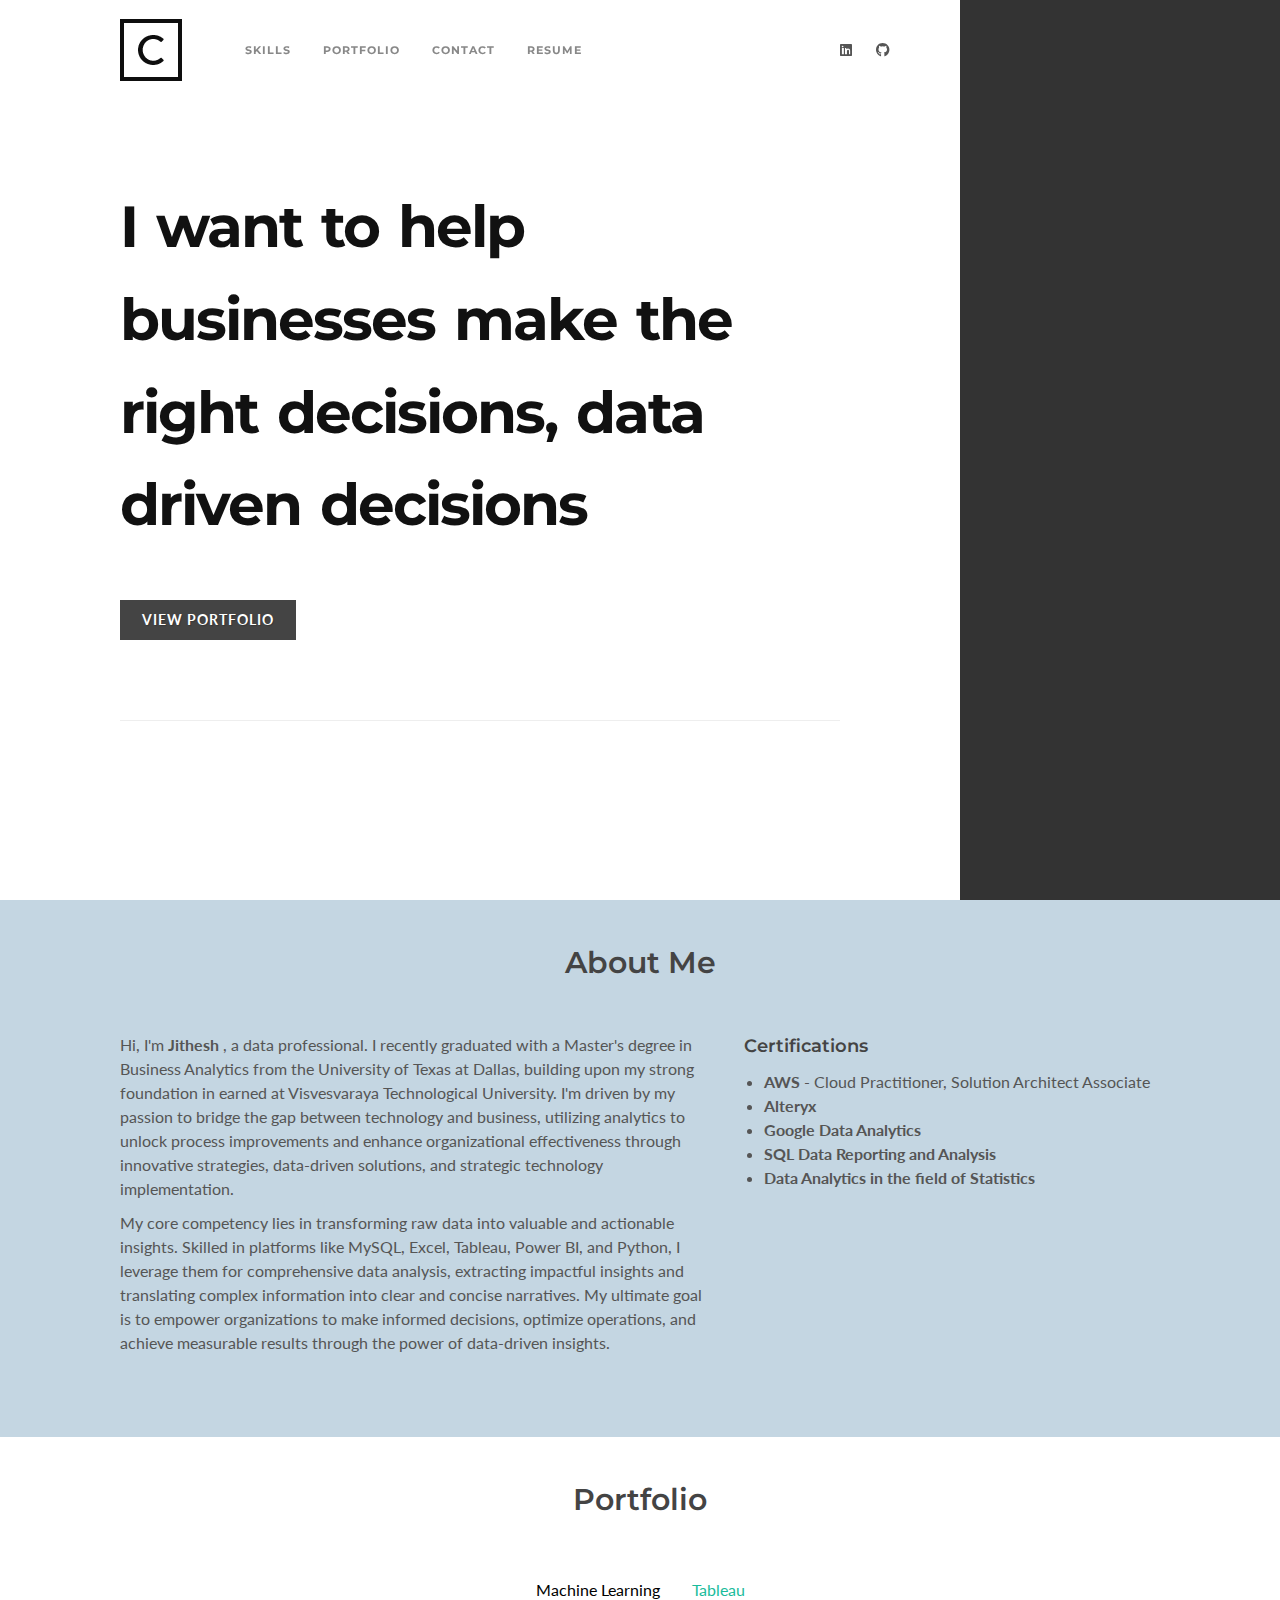
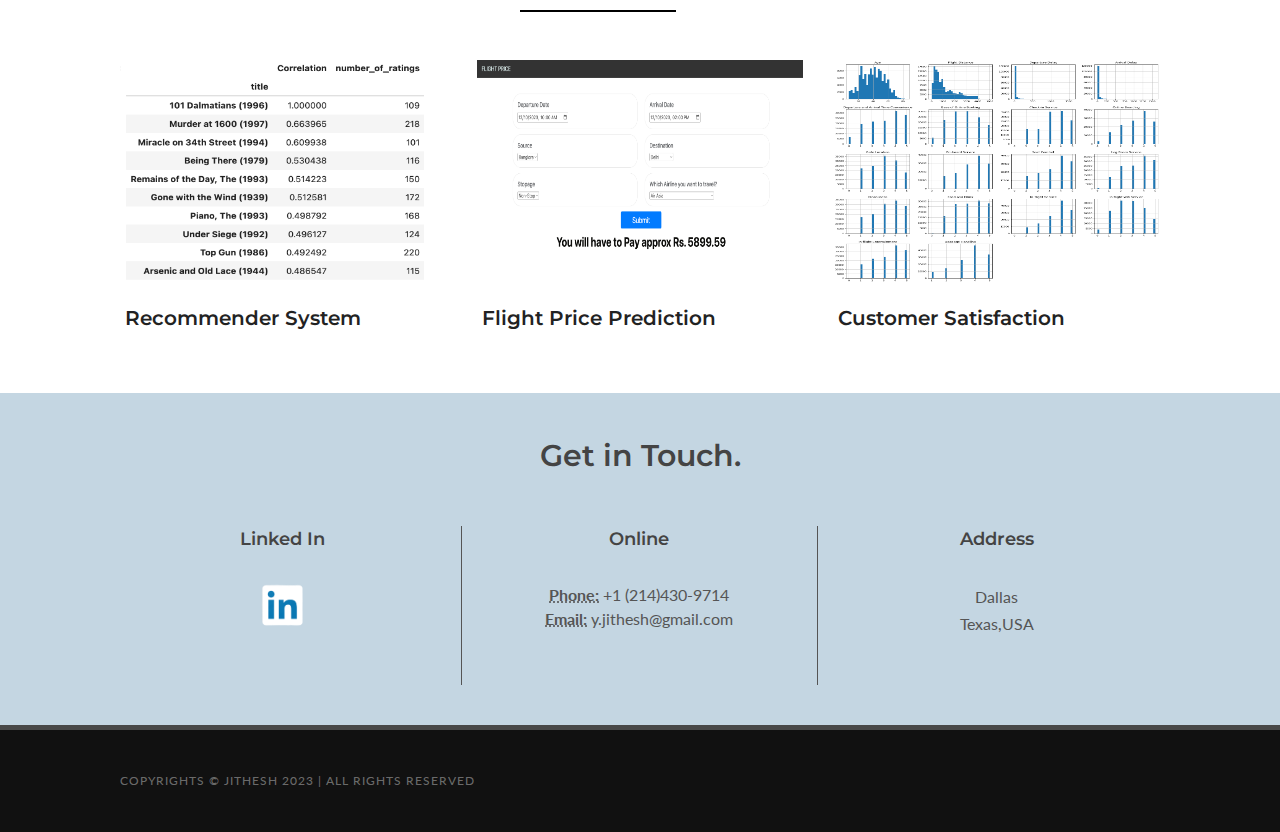
<file: index.html>
<!DOCTYPE html>
<html dir="ltr" lang="en-US">

<head>

	<meta http-equiv="content-type" content="text/html; charset=utf-8" />
	<meta name="author" content="SemiColonWeb" />

	<!-- Stylesheets
	============================================= -->
	<link
		href="https://fonts.googleapis.com/css?family=Lato:300,400,400i,700|Montserrat:400,700|Merriweather&display=swap"
		rel="stylesheet" type="text/css" />
	<link rel="stylesheet" href="css/bootstrap.css" type="text/css" />
	<link rel="stylesheet" href="css/style.css" type="text/css" />
	<link rel="stylesheet" href="css/dark.css" type="text/css" />

	<!-- Media Agency Demo Specific Stylesheet -->
	<link rel="stylesheet" href="css/media-agency.css" type="text/css" />
	<!-- / -->

	<link rel="stylesheet" href="css/font-icons.css" type="text/css" />
	<link rel="stylesheet" href="css/et-line.css" type="text/css" />
	<link rel="stylesheet" href="css/animate.css" type="text/css" />
	<link rel="stylesheet" href="css/magnific-popup.css" type="text/css" />

	<link rel="stylesheet" href="css/fonts.css" type="text/css" />

	<link rel="stylesheet" href="css/custom.css" type="text/css" />
	<meta name="viewport" content="width=device-width, initial-scale=1" />

	<!-- Document Title
	============================================= -->
	<title>Portfolio | Jithesh</title>

</head>

<body data-loader="14">

	<div class="side-cover-wrapper vh-100 d-none d-lg-block" style="    float: right;
    z-index: 999;
    position: relative;">
		<div class="fslider h-100" data-speed="3000" data-pause="5000" data-animation="fade" data-arrows="false"
			data-pagi="false"
			style="position: absolute; width: 100%; height: 100%; top: 0; left: 0; background-color: #333;">
			<div class="flexslider" style="height: 100% !important;">
				<div class="slider-wrap" style="height: inherit !important;">
					<div class="slide"
						style="background: url('images/home.jpg') center right; background-size: cover; height: 100% !important;">
					</div>
					<div class="slide"
						style="background: url('images/home-2.jpg') center right; background-size: cover; height: 100% !important;">
					</div>
				</div>
			</div>
		</div>
	</div>

	<!-- Document Wrapper
	============================================= -->
	<div id="wrapper" class="clearfix">

		<!-- Header
		============================================= -->
		<header id="header" class="border-bottom-0 no-sticky">
			<div id="header-wrap">
				<div class="container-fluid">
					<div class="header-row">

						<!-- Logo
						============================================= -->
						<div id="logo" class="mr-lg-5">
							<a href="index.html" class="standard-logo" data-dark-logo="images/logo-media-dark.png"><img
									src="images/logo-media.png" alt="Canvas Logo"></a>
							<a href="index.html" class="retina-logo" data-dark-logo="images/logo-media-dark@2x.png"><img
									src="images/logo-media@2x.png" alt="Canvas Logo"></a>
						</div><!-- #logo end -->

						<div class="header-misc">

							<div class="d-flex">
								<a href="https://www.linkedin.com/in/jithesh-reddy/"
									class="social-icon si-small si-borderless si-linkedin">
									<i class="icon-linkedin"></i>
									<i class="icon-linkedin"></i>
								</a>

								<!-- <a href="#" class="social-icon si-small si-borderless si-twitter">
									<i class="icon-twitter"></i>
									<i class="icon-twitter"></i>
								</a> -->

								<a href="https://github.com/analyst-jithesh/theanalyst"
									class="social-icon si-small si-borderless si-github">
									<i class="icon-github"></i>
									<i class="icon-github"></i>
								</a>
							</div>

						</div>

						<div id="primary-menu-trigger">
							<svg class="svg-trigger" viewBox="0 0 100 100">
								<path
									d="m 30,33 h 40 c 3.722839,0 7.5,3.126468 7.5,8.578427 0,5.451959 -2.727029,8.421573 -7.5,8.421573 h -20">
								</path>
								<path d="m 30,50 h 40"></path>
								<path
									d="m 70,67 h -40 c 0,0 -7.5,-0.802118 -7.5,-8.365747 0,-7.563629 7.5,-8.634253 7.5,-8.634253 h 20">
								</path>
							</svg>
						</div>

						<!-- Primary Navigation
						============================================= -->
						<nav class="primary-menu mr-lg-auto">

							<ul class="menu-container one-page-menu" data-easing="easeInOutExpo" data-speed="1050"
								data-offset="60">
								<!-- <li class="menu-item"><a class="menu-link" href="#" data-href="#section-about" data-offset="400">
										<div>About</div>
									</a></li> -->
								<li class="menu-item"><a class="menu-link" href="#" data-href="#section-services">
										<div>Skills</div>
									</a></li>
								<li class="menu-item"><a class="menu-link" href="#" data-href="#section-portfolio">
										<div>Portfolio</div>
									</a></li>
								<li class="menu-item"><a class="menu-link" href="#" data-href="#section-contact">
										<div>Contact</div>
									</a></li>
								<li class="menu-item"><a class="menu-link" href="/Jithesh_yemi_reddy_resume.pdf">
										<div>Resume</div>
									</a></li>
							</ul>

						</nav><!-- #primary-menu end -->

					</div>
				</div>
			</div>
			<div class="header-wrap-clone"></div>
		</header>
		<!-- #header end -->

		<!-- Content
		============================================= -->
		<section id="content">
			<div class="content-wrap pb-0">

				<div id="section-about" class="container-fluid page-section clearfix">

					<div class="hero-headline bottommargin">
						<h1>I want to help businesses make the right decisions, data driven decisions</h1>
						<!-- <h1>I want to help others make the right decisions, data driven decisions</h1> -->
						 <!-- <span>Aspiring Data Analyst | Data Scientist | Business Analyst</span>  -->
						<!-- <span>Aspiring Business Analyst  </span> -->
					</div>

					<a href="#" data-scrollto="#section-portfolio" data-easing="easeInOutExpo" data-speed="1250"
						data-offset="60" class="button button-dark button-black m-0">View Portfolio</a>

					<div class="line topmargin-lg bottommargin-lg"></div>



				</div>
			</div>
		</section>
	</div>
	<!-- <div class="container-fluid">
		<div class="container">
			<div id="" class="page-section">

				<h2 class="mb-4 " id="section-services" style="text-align: center;">Skills</h2>

				
				<p style="text-align:center;"> I emphasis on the practical application of analytics to real-world
					business problems and decision making.<br>I use SQL, Python, Power BI and
					Tableau for my data projects.</p>
				<div class="row col-mb-50 mb-0">

					<div class="col-lg-6">
						<div class="feature-box fbox-plain fbox-dark">
							
							<div class="fbox-content">
								<h3>Data Mining</h3>
								
								<p>I posses knowledge in analyzing data from the past and identify trends and patterns
									in the data. </p>
							</div>
						</div>
					</div>
					<div class="col-lg-6">
						<div class="feature-box fbox-plain fbox-dark">
							
							<div class="fbox-content">
								<h3>Forecasting</h3>
								
								<p>Expanding the knowledge from data analysis by applying supervised and unsupervised
									learning to the models to predict behavior or target right group. </p>
							</div>
						</div>
					</div>
					<div class="col-lg-6">
						<div class="feature-box fbox-plain fbox-dark">
							
							<div class="fbox-content">
								<h3>Dashboards</h3>
							
								<p>Dashboards show the most recent results in an interactive way and the best tool for
									telling stories using data.</p>
							</div>
						</div>
					</div>
					
					<div class="col-lg-6">
						<div class="feature-box fbox-plain fbox-dark">
							
							<div class="fbox-content">
								<h3>AWS Cloud</h3>
								<p>As a certified AWS Cloud Practitioner I’m equipped with AWS cloud skills to customize the services according to the requirements within the allocated budget.
									</p>
							</div>
						</div>
					</div>
					<div class="col-lg-6">
						<div class="feature-box fbox-plain fbox-dark">
						
							<div class="fbox-content">
								<h3>Front-end web developer</h3>
								<p>As a web developer, I help to design and create the perfect website. The website is optimized for desktop and smartphone.</p>
							</div>
						</div>
					</div>
					<div class="w-100 bottommargin-sm"></div>
				</div>
			</div>
		</div>
	</div> -->
	<div class="container-fluid" style="background-color: #c4d6e2;">
		<div class="container" style=" padding: 40px 0px;">
			<h2 class="mb-5" id="section-about" style="text-align: center;">About Me</h2>
			<div class="row">
				<div class="col-lg-7">
					<p class="abt-p-margin">Hi, I'm <b>Jithesh</b> , a data professional. I recently graduated with a Master's degree in Business Analytics from the University of Texas at Dallas, building upon my strong foundation in earned at Visvesvaraya Technological University.
						I'm driven by my passion to bridge the gap between technology and business, utilizing analytics to unlock process improvements and enhance organizational effectiveness through innovative strategies, data-driven solutions, and strategic technology implementation.

					</p>
					<p class="abt-p-margin">My core competency lies in transforming raw data into valuable and actionable insights. Skilled in platforms like MySQL, Excel, Tableau, Power BI, and Python, I leverage them for comprehensive data analysis, extracting impactful insights and translating complex information into clear and concise narratives. 
						My ultimate goal is to empower organizations to make informed decisions, optimize operations, and achieve measurable results through the power of data-driven insights.</p>
				</div>
				<div class="col-lg-5">
					<h4 style="margin-bottom: 10px;">Certifications</h4>
					<ul style="margin-left: 20px;">
						<li><strong>AWS </strong>- Cloud Practitioner, Solution Architect Associate</li>
						<li><strong>Alteryx</strong></li>
						<li><strong>Google Data Analytics </strong></li>
						<li><strong>SQL Data Reporting and Analysis</strong></li>
						<li><strong>Data Analytics in the field of Statistics</strong></li>
						
					</ul>
					<!-- <h4 style="margin-bottom: 10px;">Languages</h4>
					<ul style="margin-left: 20px;">
						<li>English</li>
						<li>German</li>
					</ul> -->
				</div>
				<div class="w-100 bottommargin-sm"></div>
			</div>

		</div>
	</div>
	<div class="container-fluid">
		<div class="container" style="padding: 40px 0px;">
			<h2 class="mb-5" id="section-portfolio" style="text-align: center;">Portfolio</h2>
	
			<ul class="nav nav-pills mb-5 d-flex justify-content-center" id="pills-tab" role="tablist">
				<li class="nav-item" role="presentation">
				  <a class="nav-link active" id="pills-home-tab" data-toggle="pill" href="#pills-home" role="tab" aria-controls="pills-home" aria-selected="true">Machine Learning</a>
				</li>
				<!-- <li class="nav-item" role="presentation">
					<a class="nav-link" id="pills-contact-tab" data-toggle="pill" href="#pills-contact" role="tab" aria-controls="pills-contact" aria-selected="false">SQL</a>
				  </li>
				<li class="nav-item" role="presentation">
				  <a class="nav-link" id="pills-profile-tab" data-toggle="pill" href="#pills-profile" role="tab" aria-controls="pills-profile" aria-selected="false">Power BI</a>
				</li> -->
				<li class="nav-item" role="presentation">
					<a class="nav-link" id="pills-contact-tab" data-toggle="pill" href="#pills-tableau" role="tab" aria-controls="pills-contact" aria-selected="false">Tableau</a>
				</li>
			</ul>
			
			  <div class="tab-content" id="pills-tabContent">
				<div class="tab-pane fade show active" id="pills-home" role="tabpanel" aria-labelledby="pills-home-tab">
					<div id="portfolio" class="portfolio row grid-container gutter-30" data-layout="fitRows">
						<article class="portfolio-item col-md-4 col-sm-6 col-12 pf-media pf-icons">
							<div class="grid-inner">
								<div class="portfolio-image">
									<a href="https://github.com/analyst-jithesh/theanalyst/tree/main/Recommender%20System">
										<img src="Recommender System/recommend.png" class="display-img"
											alt="Open Imagination">
									</a>
		
								</div>
								<div class="portfolio-desc">
									<h3><a href="https://github.com/analyst-jithesh/theanalyst/tree/main/Recommender%20System">Recommender System</a></h3>
									<!-- <h3><a href="shopping/shopping.html">Shopping Dataset</a></h3> -->
									<!-- <span><a href="shopping/shopping.html">Python</a> </span> -->
								</div>
							</div>
						</article>
						<article class="portfolio-item col-md-4 col-sm-6 col-12 pf-media pf-icons">
							<div class="grid-inner">
								<div class="portfolio-image">
									<a href="https://github.com/analyst-jithesh/theanalyst/tree/main/Flight%20Price%20Prediction">
										<img src="Flight Price Prediction/price-prediction.png" class="display-img"
											alt="Open Imagination">
									</a>
		
								</div>
								<div class="portfolio-desc">
									<h3><a href="https://github.com/analyst-jithesh/theanalyst/tree/main/Flight%20Price%20Prediction">Flight Price Prediction</a></h3>
									<!-- <span><a href="airbnb/airbnb.html">Python</a> </span> -->
								</div>
							</div>
						</article>
						<article class="portfolio-item col-md-4 col-sm-6 col-12 pf-media pf-icons">
							<div class="grid-inner">
								<div class="portfolio-image">
									<a href="https://github.com/analyst-jithesh/theanalyst/tree/main/Customer%20Satisfaction">
										<img src="Customer Satisfaction/passenger-stats.png" class="display-img"
											alt="Open Imagination">
									</a>
		
								</div>
								<div class="portfolio-desc" >
									<h3><a href="https://github.com/analyst-jithesh/theanalyst/tree/main/Customer%20Satisfaction">Customer Satisfaction</a></h3>
									<!-- <span><a href="movie.html">Python</a> </span> -->
								</div>
							</div>
						</article>
						<!-- <article class="portfolio-item col-md-4 col-sm-6 col-12 pf-media pf-icons">
							<div class="grid-inner">
								<div class="portfolio-image">
									<a href="movie.html">
										<img src="https://cdn.pixabay.com/photo/2016/10/04/13/05/graphic-1714230__480.png"
											alt="Open Imagination">
									</a>
		
								</div>
								<div class="portfolio-desc" style="margin-top: 30px;">
									<h3><a href="movie.html">LLM Integration with SQL Database using Langchain</a></h3>
									
								</div>
							</div>
						</article> -->
					</div>
				</div>
				<!-- <div class="tab-pane fade" id="pills-profile" role="tabpanel" aria-labelledby="pills-profile-tab">
					<div class="row">
						<div class="col-lg-4">
							<div class="portfolio-image">
								<a href="penguins.html">
									<img src="images/penguin-index.jpg" >
								</a>
		
							</div>
							<div class="portfolio-desc">
								<h3><a href="penguins.html">Palmer Penguins</a></h3>
								<span><a href="penguins.html">R</a></span>
							</div>
						</div>
	
					</div>
				</div> -->
				<!-- <div class="tab-pane fade" id="pills-contact" role="tabpanel" aria-labelledby="pills-contact-tab">
					<div class="row">
						<div class="col-lg-4">
							<div class="portfolio-image">
								<a href="penguins.html">
									<img src="images/penguin-index.jpg" >
								</a>
		
							</div>
							<div class="portfolio-desc">
								<h3><a href="penguins.html">Palmer Penguins</a></h3>
								<span><a href="penguins.html">R</a></span>
							</div>
						</div>
						
					</div>
				</div> -->
				<div class="tab-pane fade" id="pills-tableau" role="tabpanel" aria-labelledby="pills-contact-tab">
					<div class="row">
						<div class="col-lg-4">
							<div class="portfolio-image">
								<a href="https://public.tableau.com/app/profile/jithesh5700/viz/Medicaltrends/Dashboard1">
									<img src="Medical Trends/Medical-trends.png" class="display-img">
								</a>
		
							</div>
							<div class="portfolio-desc">
								<h3><a href="https://public.tableau.com/app/profile/jithesh5700/viz/Medicaltrends/Dashboard1">Medical Trends</a></h3>
								<!-- <span><a href="penguins.html">R</a></span> -->
							</div>
						</div>
						
						<div class="col-lg-4">
							<div class="portfolio-image">
								<a href="https://public.tableau.com/app/profile/jithesh5700/viz/Covid-19Analysis_16636389882270/Dashboard1">
									<img src="Covid-19 Analysis/covid-dashboard.png" class="display-img">
								</a>
		
							</div>
							<div class="portfolio-desc">
								<h3><a href="https://public.tableau.com/app/profile/jithesh5700/viz/Covid-19Analysis_16636389882270/Dashboard1">Covid-19 Trends</a></h3>
								<!-- <span><a href="penguins.html">R</a></span> -->
							</div>
						</div>
						<div class="col-lg-4">
							<div class="portfolio-image">
								<a href="https://public.tableau.com/app/profile/jithesh5700/viz/AnalysisoftheIndianPremierLeague/Dashboard1">
									<img src="Premier League Analysis/premier-league.png" class="display-img">
								</a>
		
							</div>
							<div class="portfolio-desc">
								<h3><a href="https://public.tableau.com/app/profile/jithesh5700/viz/AnalysisoftheIndianPremierLeague/Dashboard1">Premier League Analysis</a></h3>
								<!-- <span><a href="penguins.html">R</a></span> -->
							</div>
						</div>
					</div>
				</div>
			</div>

			



		</div>
	</div>
	<div class="container-fluid" style="    background-color: #c4d6e2;">
		<div class="container" style=" padding: 40px 0px;">
			<div id="section-contact" class="page-section">

				<h2 class="bottommargin" style="text-align: center;">Get in Touch.</h2>

				<div class="row clearfix">


					<div class="col-lg-4" style="text-align: center;    border-right: 1px solid;">
						<h4>Linked In</h4>
						<a href="https://www.linkedin.com/in/jithesh-reddy/"><img src="images/linkedin.png"
								width="45px"></a>
					</div>
					<div class="col-lg-4" style="text-align: center;    border-right: 1px solid;">
						<h4>Online</h4>
						<!-- <abbr title="Phone Number"><strong>Phone:</strong></abbr> +91 9902204627<br> -->
						<abbr title="Phone Number"><strong>Phone:</strong></abbr> +1 (214)430-9714<br>
						<!-- <abbr title="Fax"><strong>Fax:</strong></abbr> (1) 11 4752 1433<br> -->
						<abbr title="Email Address"><strong>Email:</strong></abbr> y.jithesh@gmail.com
					</div>
					<div class="col-lg-4" style="text-align: center;">
						<h4>Address</h4>

						<div style="font-size: 16px; line-height: 1.7;">
							<address style="line-height: 1.7;">
								Dallas<br>
								Texas,USA<br>
							</address>

							<div class="clear topmargin"></div>


						</div>
					</div>

				</div>

			</div>
		</div>
	</div>


	<!-- #content end -->

	<!-- Footer
		============================================= -->
	<footer id="footer" class="dark">
		<div id="copyrights" style="background-color:#111;">
			<div class="container-fluid">

				Copyrights &copy; Jithesh 2023 | All Rights Reserved

			</div>
		</div>
	</footer><!-- #footer end -->

	<!-- #wrapper end -->

	<!-- JavaScripts
	============================================= -->
	<script src="js/jquery.js"></script>
	<script src="js/plugins.min.js"></script>

	<!-- Footer Scripts
	============================================= -->
	<script src="js/functions.js"></script>

	<script>
		jQuery(window).on('load', function () {

			jQuery(window).resize(function () {
				SEMICOLON.portfolio.portfolioDescMargin();
			});

			var t = setTimeout(function () {
				SEMICOLON.portfolio.portfolioDescMargin();
			}, 200);

		});
	</script>

</body>

</html>
</file>
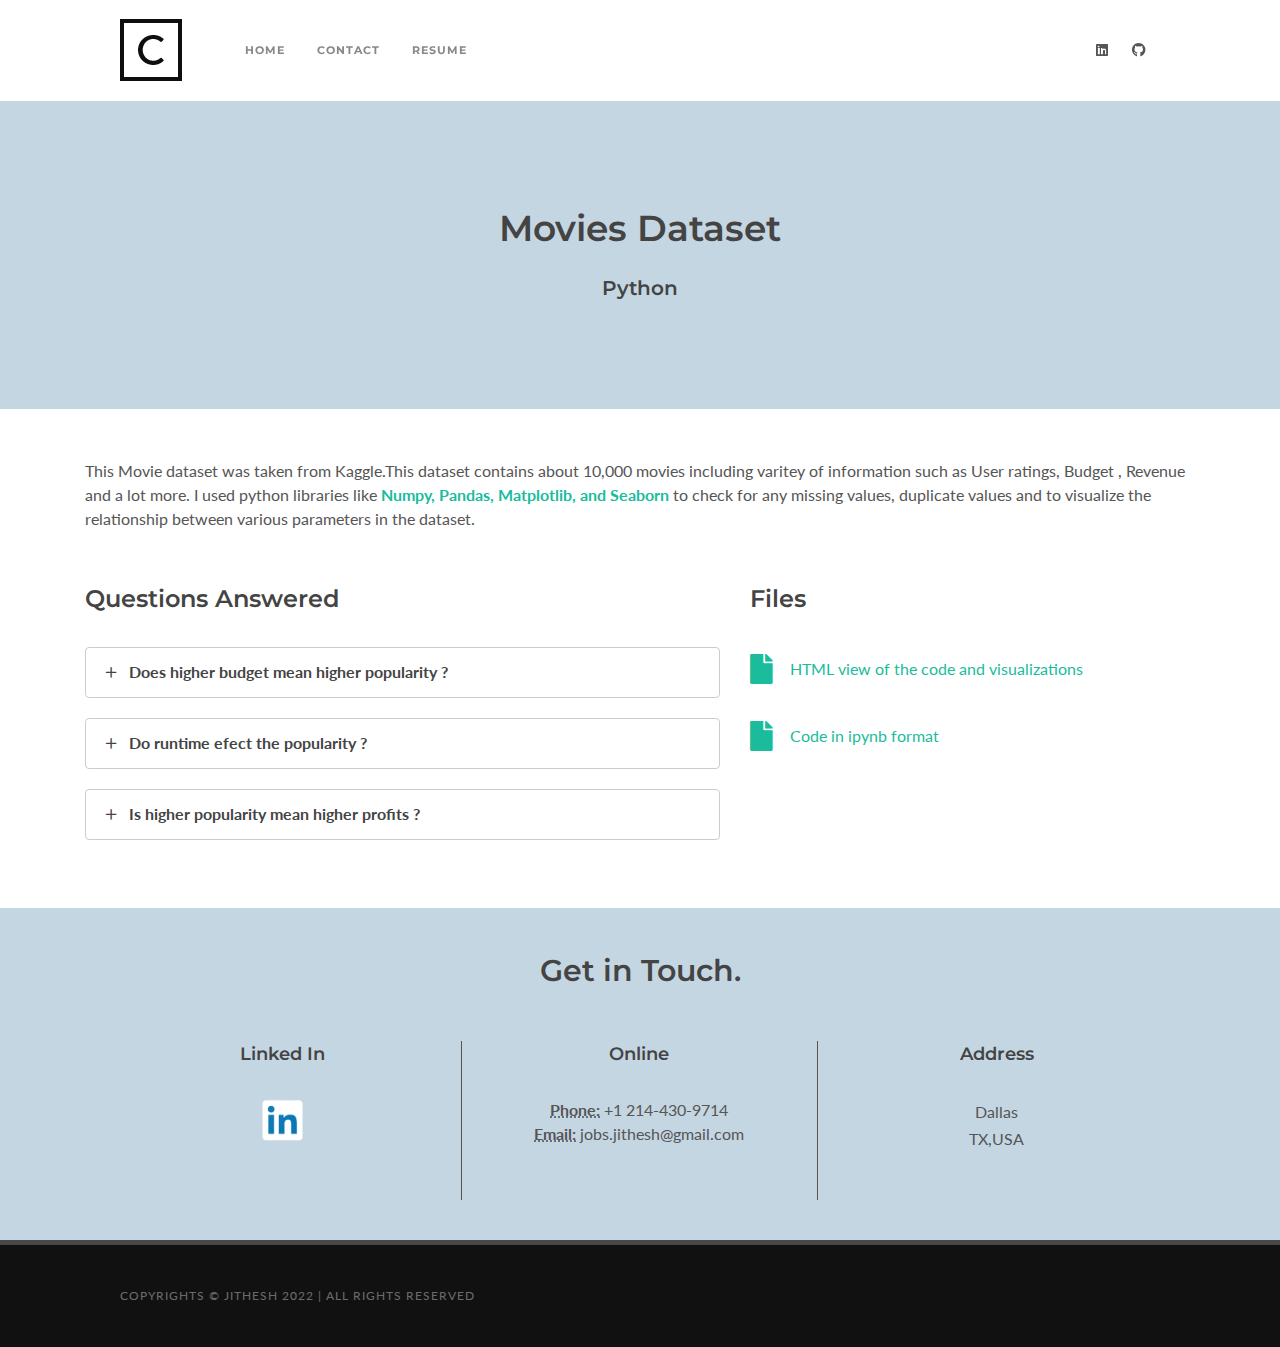
<file: movie.html>
<!DOCTYPE html>
<html dir="ltr" lang="en-US">

<head>

    <meta http-equiv="content-type" content="text/html; charset=utf-8" />
    <meta name="author" content="SemiColonWeb" />

    <!-- Stylesheets
	============================================= -->
    <link
        href="https://fonts.googleapis.com/css?family=Lato:300,400,400i,700|Montserrat:400,700|Merriweather&display=swap"
        rel="stylesheet" type="text/css" />
    <link rel="stylesheet" href="css/bootstrap.css" type="text/css" />
    <link rel="stylesheet" href="css/style.css" type="text/css" />
    <link rel="stylesheet" href="css/dark.css" type="text/css" />

    <!-- Media Agency Demo Specific Stylesheet -->
    <link rel="stylesheet" href="css/media-agency.css" type="text/css" />
    <!-- / -->

    <link rel="stylesheet" href="css/font-icons.css" type="text/css" />
    <link rel="stylesheet" href="css/et-line.css" type="text/css" />
    <link rel="stylesheet" href="css/animate.css" type="text/css" />
    <link rel="stylesheet" href="css/magnific-popup.css" type="text/css" />

    <link rel="stylesheet" href="css/fonts.css" type="text/css" />

    <link rel="stylesheet" href="css/custom.css" type="text/css" />
    <meta name="viewport" content="width=device-width, initial-scale=1" />

    <!-- Document Title
	============================================= -->
    <title>Portfolio | Jithesh</title>

</head>

<body data-loader="14">

    <header id="header" class="border-bottom-0 no-sticky">
        <div id="header-wrap">
            <div class="container-fluid">
                <div class="header-row">

                     <!-- Logo
                    ============================================= -->
                    <div id="logo" class="mr-lg-5">
                        <a href="index.html" class="standard-logo"
                            data-dark-logo="images/logo-media-dark.png"><img
                                src="images/logo-media.png" alt="Canvas Logo"></a>
                        <a href="index.html" class="retina-logo"
                            data-dark-logo="images/logo-media-dark@2x.png"><img
                                src="images/logo-media@2x.png" alt="Canvas Logo"></a>
                    </div><!-- #logo end -->

                    <div class="header-misc">

                        <div class="d-flex">
                            <a href="https://www.linkedin.com/in/jithesh-reddy-5b289b9a/" class="social-icon si-small si-borderless si-linkedin">
                                <i class="icon-linkedin"></i>
                                <i class="icon-linkedin"></i>
                            </a>

                            <!-- <a href="#" class="social-icon si-small si-borderless si-twitter">
                                <i class="icon-twitter"></i>
                                <i class="icon-twitter"></i>
                            </a> -->

                            <a href="https://github.com/analyst-jithesh/theanalyst" class="social-icon si-small si-borderless si-github">
                                <i class="icon-github"></i>
                                <i class="icon-github"></i>
                            </a>
                        </div>

                    </div>

                    <div id="primary-menu-trigger">
                        <svg class="svg-trigger" viewBox="0 0 100 100">
                            <path
                                d="m 30,33 h 40 c 3.722839,0 7.5,3.126468 7.5,8.578427 0,5.451959 -2.727029,8.421573 -7.5,8.421573 h -20">
                            </path>
                            <path d="m 30,50 h 40"></path>
                            <path
                                d="m 70,67 h -40 c 0,0 -7.5,-0.802118 -7.5,-8.365747 0,-7.563629 7.5,-8.634253 7.5,-8.634253 h 20">
                            </path>
                        </svg>
                    </div>

                    <!-- Primary Navigation
                    ============================================= -->
                    <nav class="primary-menu mr-lg-auto">

                        <ul class="menu-container one-page-menu" data-easing="easeInOutExpo" data-speed="1050"
                            data-offset="60">
                            <!-- <li class="menu-item"><a class="menu-link" href="#" data-href="#section-about" data-offset="400">
                                    <div>About</div>
                                </a></li> -->
                            <li class="menu-item"><a class="menu-link" href="index.html" >
                                    <div>Home</div>
                                </a></li>
                            <!-- <li class="menu-item"><a class="menu-link" href="#" data-href="#section-portfolio">
                                    <div>Home</div>
                                </a></li> -->
                            <li class="menu-item"><a class="menu-link" href="#" data-href="#section-contact1">
                                    <div>Contact</div>
                                </a></li>
                                <li class="menu-item"><a class="menu-link" href="Jithesh_Resume_MSBA.pdf" >
                                    <div>Resume</div>
                                </a></li>
                        </ul>

                    </nav><!-- #primary-menu end -->

                </div>
            </div>
        </div>
        <div class="header-wrap-clone"></div>
    </header>
    <div>
        <div class="container-fluid" style="background-color: #c4d6e2;">
            <h1 class="text-center" style="padding: 100px 0px;">Movies Dataset<br><span
                    style="font-size:20px;color: #444;">Python</span></h1>
        </div>
        <div class="container">
            <!-- <img src="demos/media-agency/images/movie-main.png"> -->
            <div style="margin: 50px 0px;">
                <p>This Movie dataset was taken from Kaggle.This dataset contains about 10,000 movies including varitey
                    of information such as User ratings, Budget , Revenue and a lot more.
                    I used python libraries like <strong style="    color: #1ABC9C;">Numpy, Pandas, Matplotlib, and
                        Seaborn </strong>to check for
                    any missing values, duplicate values and to visualize the relationship between various parameters in
                    the dataset.
                </p>
            </div>
            <div class="row">
                <div class="col-lg-7">
                    <h3>Questions Answered</h3>
                    <div class="toggle toggle-border">
                        <div class="toggle-header">
                            <div class="toggle-icon">
                                <i class="toggle-closed icon-line-plus"></i>
                                <i class="toggle-open icon-line-minus"></i>
                            </div>
                            <div class="toggle-title">
                                Does higher budget mean higher popularity ?
                            </div>
                        </div>
                        <div class="toggle-content">
                            After analyzing the dataset by selecting parameters like popularity and budget,it is evident
                            that higher the popularity, higher will be the movie budget.
                        </div>
                    </div>
                    <div class="toggle toggle-border">
                        <div class="toggle-header">
                            <div class="toggle-icon">
                                <i class="toggle-closed icon-line-plus"></i>
                                <i class="toggle-open icon-line-minus"></i>
                            </div>
                            <div class="toggle-title">
                                Do runtime efect the popularity ?
                            </div>
                        </div>
                        <div class="toggle-content">
                            Yes, it is clearly seen from the analysis that runtime of 2 hrs have highest popularity
                            among the other runtime.
                        </div>
                    </div>
                    <div class="toggle toggle-border">
                        <div class="toggle-header">
                            <div class="toggle-icon">
                                <i class="toggle-closed icon-line-plus"></i>
                                <i class="toggle-open icon-line-minus"></i>
                            </div>
                            <div class="toggle-title">
                                Is higher popularity mean higher profits ?
                            </div>
                        </div>
                        <div class="toggle-content">
                            Yes, the condition states true only untill a certain extent, as from the scatterd plot it
                            can be seen that most movies are profitable when the popularity it between 5 to 10 .
                        </div>
                    </div>
                </div>
                <div class="col-lg-5">
                    <h3>Files</h3>
                    <a href="Untitled1.html">
                        <div class="row" tyle="border: 2px solid;">

                            <div class="col-lg-1">
                                <i class="icon-file" style="font-size: 30px;"></i>
                            </div>
                            <div class="col-lg-11" style="margin-top: 10px;">
                                HTML view of the code and visualizations
                            </div>


                        </div>
                    </a>
                    <a href="python/Untitled1.ipynb" download="">
                        <div class="row" style="margin-top: 22px;">
                            <div class="col-lg-1">
                                <i class="icon-file" style="font-size: 30px;"></i>
                            </div>
                            <div class="col-lg-11" style="margin-top: 10px;">
                                Code in ipynb format
                            </div>
                        </div>
                    </a>

                </div>
            </div>
        </div>
    </div>

    <div class="container-fluid mt-5" style="background-color: #c4d6e2;">
        <div class="container" style=" padding: 40px 0px;">
            <div id="section-contact1" class="page-section">

                <h2 class="bottommargin" style="text-align: center;">Get in Touch.</h2>

                <div class="row clearfix">

                    <div class="col-lg-4" style="text-align: center;    border-right: 1px solid;">
						<h4>Linked In</h4>
						<a href="https://www.linkedin.com/in/jithesh-reddy-5b289b9a/"><img src="images/linkedin.png"
								width="45px"></a>
					</div>
                    <div class="col-lg-4" style="text-align: center;    border-right: 1px solid;">
                        <h4>Online</h4>
                        <abbr title="Phone Number"><strong>Phone:</strong></abbr> +1 214-430-9714<br>
                        <!-- <abbr title="Fax"><strong>Fax:</strong></abbr> (1) 11 4752 1433<br> -->
                        <abbr title="Email Address"><strong>Email:</strong></abbr> jobs.jithesh@gmail.com
                    </div>
                    <div class="col-lg-4" style="text-align: center;">
                        <h4>Address</h4>

                        <div style="font-size: 16px; line-height: 1.7;">
                            <address style="line-height: 1.7;">
                                Dallas<br>
                                TX,USA<br>
                            </address>

                            <div class="clear topmargin"></div>


                        </div>
                    </div>

                </div>

            </div>
        </div>
    </div>


    <!-- #content end -->

    <!-- Footer
		============================================= -->
    <footer id="footer" class="dark">
        <div id="copyrights" style="background-color:#111;">
            <div class="container-fluid">

                Copyrights &copy; Jithesh 2022 | All Rights Reserved

            </div>
        </div>
    </footer><!-- #footer end -->

    <!-- #wrapper end -->

    <!-- JavaScripts
	============================================= -->
    <script src="js/jquery.js"></script>
    <script src="js/plugins.min.js"></script>

    <!-- Footer Scripts
	============================================= -->
    <script src="js/functions.js"></script>

    <script>
        jQuery(window).on('load', function () {

            jQuery(window).resize(function () {
                SEMICOLON.portfolio.portfolioDescMargin();
            });

            var t = setTimeout(function () {
                SEMICOLON.portfolio.portfolioDescMargin();
            }, 200);

        });
    </script>

</body>

</html>
</file>
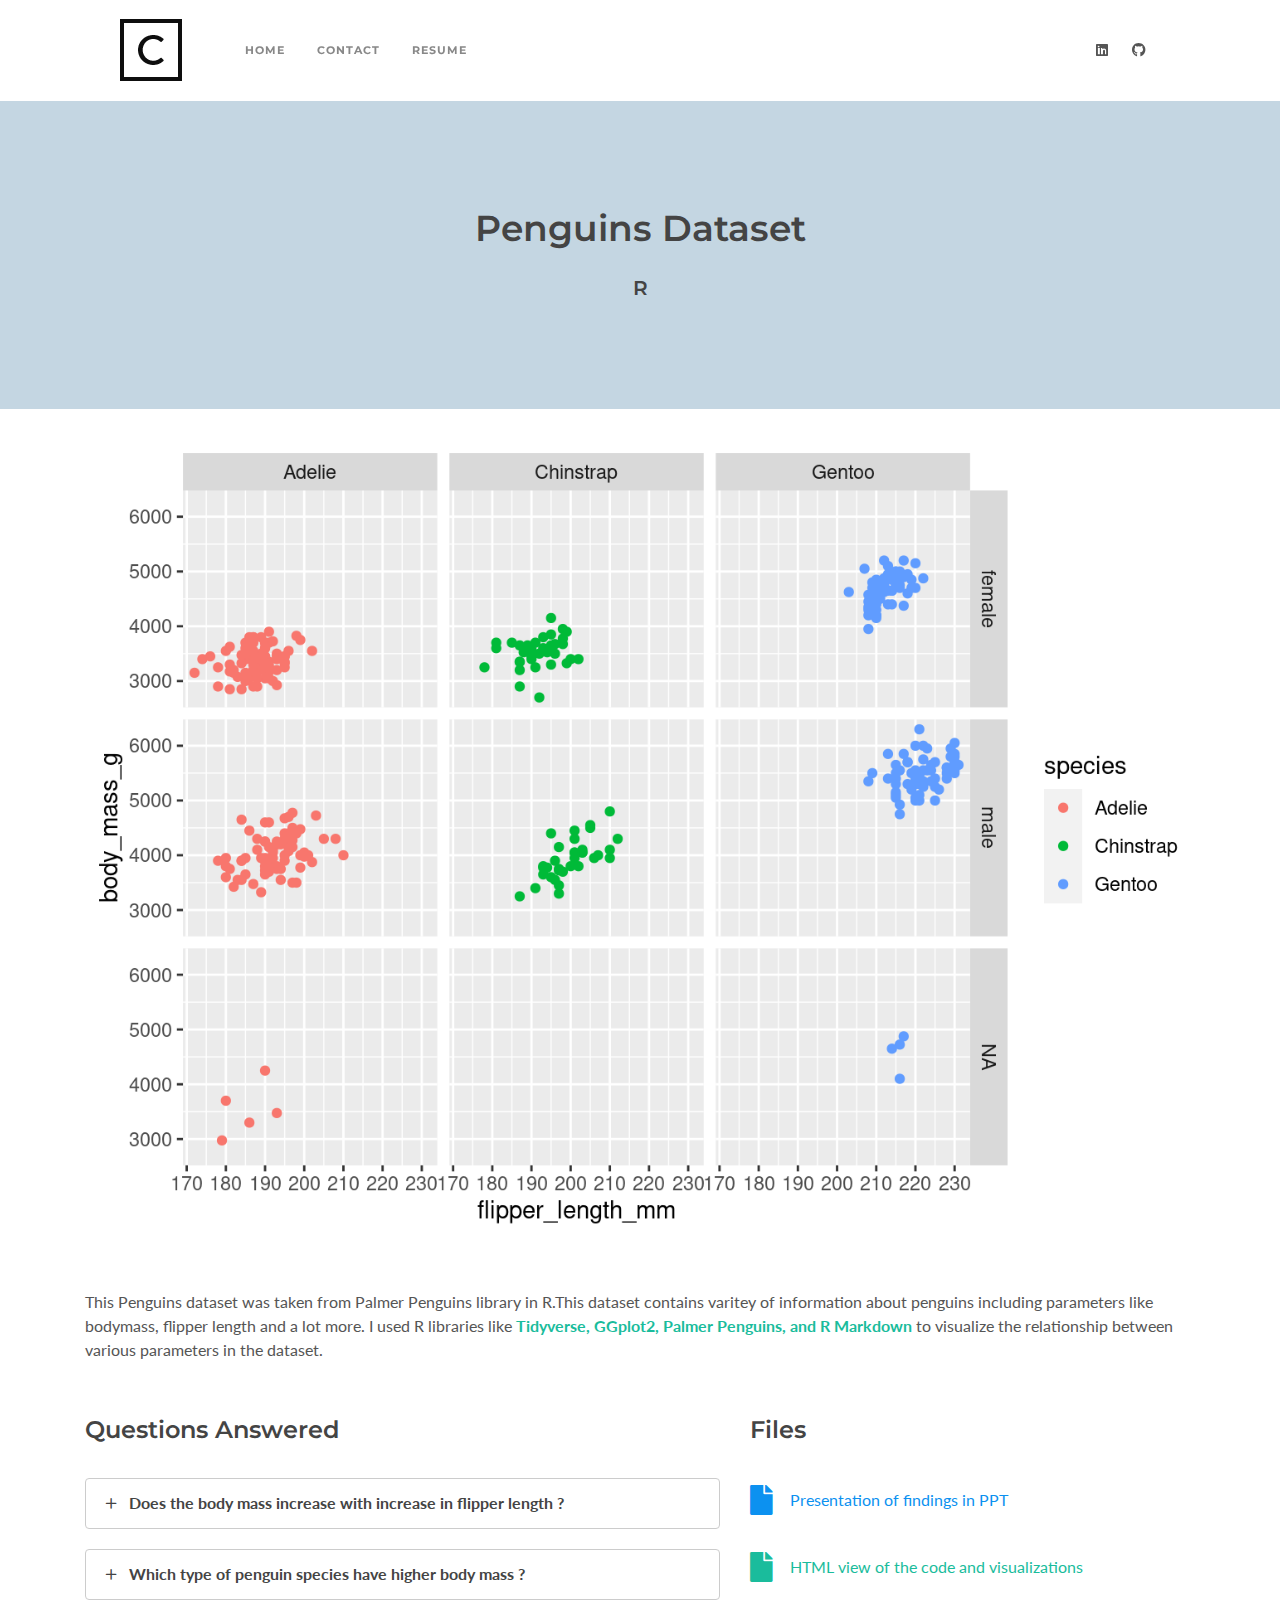
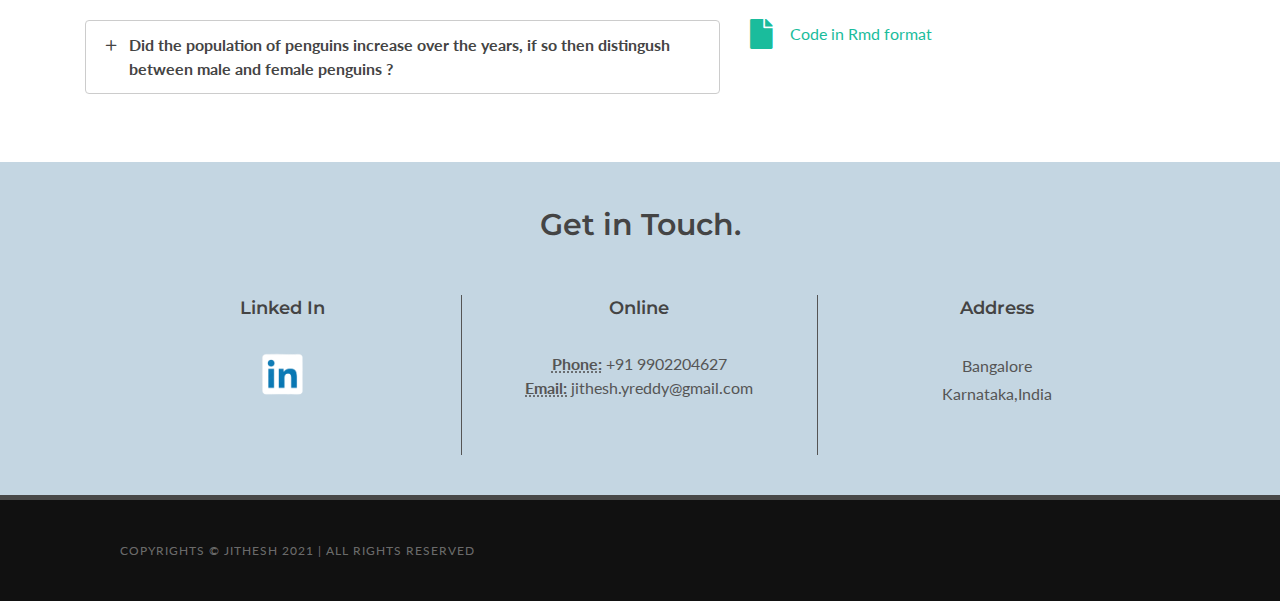
<file: penguins.html>
<!DOCTYPE html>
<html dir="ltr" lang="en-US">

<head>

    <meta http-equiv="content-type" content="text/html; charset=utf-8" />
    <meta name="author" content="SemiColonWeb" />

    <!-- Stylesheets
	============================================= -->
    <link
        href="https://fonts.googleapis.com/css?family=Lato:300,400,400i,700|Montserrat:400,700|Merriweather&display=swap"
        rel="stylesheet" type="text/css" />
    <link rel="stylesheet" href="css/bootstrap.css" type="text/css" />
    <link rel="stylesheet" href="css/style.css" type="text/css" />
    <link rel="stylesheet" href="css/dark.css" type="text/css" />

    <!-- Media Agency Demo Specific Stylesheet -->
    <link rel="stylesheet" href="css/media-agency.css" type="text/css" />
    <!-- / -->

    <link rel="stylesheet" href="css/font-icons.css" type="text/css" />
    <link rel="stylesheet" href="css/et-line.css" type="text/css" />
    <link rel="stylesheet" href="css/animate.css" type="text/css" />
    <link rel="stylesheet" href="css/magnific-popup.css" type="text/css" />

    <link rel="stylesheet" href="css/fonts.css" type="text/css" />

    <link rel="stylesheet" href="css/custom.css" type="text/css" />
    <meta name="viewport" content="width=device-width, initial-scale=1" />

    <!-- Document Title
	============================================= -->
    <title>Portfolio | Jithesh</title>

</head>

<body data-loader="14">

    <header id="header" class="border-bottom-0 no-sticky">
        <div id="header-wrap">
            <div class="container-fluid">
                <div class="header-row">

                    <!-- Logo
                    ============================================= -->
                    <div id="logo" class="mr-lg-5">
                        <a href="index.html" class="standard-logo"
                            data-dark-logo="images/logo-media-dark.png"><img
                                src="images/logo-media.png" alt="Canvas Logo"></a>
                        <a href="index.html" class="retina-logo"
                            data-dark-logo="images/logo-media-dark@2x.png"><img
                                src="images/logo-media@2x.png" alt="Canvas Logo"></a>
                    </div><!-- #logo end -->

                    <div class="header-misc">

                        <div class="d-flex">
                            <a href="https://www.linkedin.com/in/jithesh-reddy-5b289b9a/" class="social-icon si-small si-borderless si-linkedin">
                                <i class="icon-linkedin"></i>
                                <i class="icon-linkedin"></i>
                            </a>

                            <!-- <a href="#" class="social-icon si-small si-borderless si-twitter">
                                <i class="icon-twitter"></i>
                                <i class="icon-twitter"></i>
                            </a> -->

                            <a href="https://github.com/analyst-jithesh/theanalyst" class="social-icon si-small si-borderless si-github">
                                <i class="icon-github"></i>
                                <i class="icon-github"></i>
                            </a>
                        </div>

                    </div>

                    <div id="primary-menu-trigger">
                        <svg class="svg-trigger" viewBox="0 0 100 100">
                            <path
                                d="m 30,33 h 40 c 3.722839,0 7.5,3.126468 7.5,8.578427 0,5.451959 -2.727029,8.421573 -7.5,8.421573 h -20">
                            </path>
                            <path d="m 30,50 h 40"></path>
                            <path
                                d="m 70,67 h -40 c 0,0 -7.5,-0.802118 -7.5,-8.365747 0,-7.563629 7.5,-8.634253 7.5,-8.634253 h 20">
                            </path>
                        </svg>
                    </div>

                    <!-- Primary Navigation
                    ============================================= -->
                    <nav class="primary-menu mr-lg-auto">

                        <ul class="menu-container one-page-menu" data-easing="easeInOutExpo" data-speed="1050"
                            data-offset="60">
                            <li class="menu-item"><a class="menu-link" href="index.html"  >
                                    <div>Home</div>
                                </a></li>
                            <!-- <li class="menu-item"><a class="menu-link" href="#" data-href="#section-services">
                                    <div>Skills</div>
                                </a></li> -->
                            <!-- <li class="menu-item"><a class="menu-link" href="#" data-href="#section-portfolio">
                                    <div>Portfolio</div>
                                </a></li> -->
                            <li class="menu-item"><a class="menu-link" href="#" data-href="#section-contact2">
                                    <div>Contact</div>
                                </a></li>
                                <li class="menu-item"><a class="menu-link" href="Jithesh_Resume_MSBA.pdf" >
                                    <div>Resume</div>
                                </a></li>
                        </ul>

                    </nav><!-- #primary-menu end -->

                </div>
            </div>
        </div>
        <div class="header-wrap-clone"></div>
    </header>
    <div>
        <div class="container-fluid" style="background-color: #c4d6e2;">
            <h1 class="text-center" style="padding: 100px 0px;"> Penguins Dataset<br><span
                    style="font-size:20px;color: #444;">R</span></h1>
        </div>
        <div class="container">
            <!-- <div class="col-lg-8" style="margin: auto;"> -->
                <img src="images/pen-main.png">
            <!-- </div> -->
           
            <div style="margin: 50px 0px;">
                <p>This Penguins dataset was taken from Palmer Penguins library in R.This dataset contains varitey
                    of information about penguins including parameters like bodymass, flipper length and a lot more.
                    I used R libraries like <strong style="color: #1ABC9C;">Tidyverse, GGplot2, Palmer Penguins, and
                    R Markdown </strong>to visualize the relationship between various parameters in
                    the dataset.
                </p>
            </div>
            <div class="row">
                <div class="col-lg-7">
                    <h3>Questions Answered</h3>
                    <div class="toggle toggle-border">
                        <div class="toggle-header">
                            <div class="toggle-icon">
                                <i class="toggle-closed icon-line-plus"></i>
                                <i class="toggle-open icon-line-minus"></i>
                            </div>
                            <div class="toggle-title">
                                Does the body mass increase with increase in flipper length ?
                            </div>
                        </div>
                        <div class="toggle-content">
                            After analyzing the dataset by selecting parameters like body mass and flipper length,it is evident
                            that higher the flipper length is proportional to the body mass.
                        </div>
                    </div>
                    <div class="toggle toggle-border">
                        <div class="toggle-header">
                            <div class="toggle-icon">
                                <i class="toggle-closed icon-line-plus"></i>
                                <i class="toggle-open icon-line-minus"></i>
                            </div>
                            <div class="toggle-title">
                                Which type of penguin species have higher body mass ?
                            </div>
                        </div>
                        <div class="toggle-content">
                            Yes, it is clearly seen from the analysis that Gentoo species of penguins have higher body mass.
                        </div>
                    </div>
                    <div class="toggle toggle-border">
                        <div class="toggle-header">
                            <div class="toggle-icon">
                                <i class="toggle-closed icon-line-plus"></i>
                                <i class="toggle-open icon-line-minus"></i>
                            </div>
                            <div class="toggle-title">
                                Did the population of penguins increase over the years, if so then distingush between male and female penguins ?
                            </div>
                        </div>
                        <div class="toggle-content">
                            Yes, the population of penguins increased over the years and the population of female penguins have increased a little more than males penguins.
                        </div>
                    </div>
                </div>
                <div class="col-lg-5">
                    <h3>Files</h3>
                    <a href="penguin-analysis-2.pptx" download="">
                        <div class="row" style="color: #0c91f0;">
                            <div class="col-lg-1">
                                <i class="icon-file" style="font-size: 30px;"></i>
                            </div>
                            <div class="col-lg-11" style="margin-top: 10px;">
                                Presentation of findings in PPT
                            </div>
                        </div>
                    </a>
                    <a href="test.html">
                        <div class="row" style="margin-top: 22px;">

                            <div class="col-lg-1">
                                <i class="icon-file" style="font-size: 30px;"></i>
                            </div>
                            <div class="col-lg-11" style="margin-top: 10px;">
                                HTML view of the code and visualizations
                            </div>


                        </div>
                    </a>
                    <a href="python/test.Rmd" download="">
                        <div class="row" style="margin-top: 22px;">
                            <div class="col-lg-1">
                                <i class="icon-file" style="font-size: 30px;"></i>
                            </div>
                            <div class="col-lg-11" style="margin-top: 10px;">
                                Code in Rmd format
                            </div>
                        </div>
                    </a>

                </div>
            </div>
        </div>
    </div>

    <div class="container-fluid mt-5" style="background-color: #c4d6e2;">
        <div class="container" style=" padding: 40px 0px;">
            <div id="section-contact2" class="page-section">

                <h2 class="bottommargin" style="text-align: center;">Get in Touch.</h2>

                <div class="row clearfix">

                    <div class="col-lg-4" style="text-align: center;    border-right: 1px solid;">
                        <h4>Linked In</h4>
                        <a href="https://www.linkedin.com/in/jithesh-reddy-5b289b9a/"><img
                                src="images/linkedin.png" width="45px"></a>
                    </div>
                    <div class="col-lg-4" style="text-align: center;    border-right: 1px solid;">
                        <h4>Online</h4>
                        <abbr title="Phone Number"><strong>Phone:</strong></abbr> +91 9902204627<br>
                        <!-- <abbr title="Fax"><strong>Fax:</strong></abbr> (1) 11 4752 1433<br> -->
                        <abbr title="Email Address"><strong>Email:</strong></abbr> jithesh.yreddy@gmail.com
                    </div>
                    <div class="col-lg-4" style="text-align: center;">
                        <h4>Address</h4>

                        <div style="font-size: 16px; line-height: 1.7;">
                            <address style="line-height: 1.7;">
                                Bangalore<br>
                                Karnataka,India<br>
                            </address>

                            <div class="clear topmargin"></div>


                        </div>
                    </div>

                </div>

            </div>
        </div>
    </div>


    <!-- #content end -->

    <!-- Footer
		============================================= -->
    <footer id="footer" class="dark">
        <div id="copyrights" style="background-color:#111;">
            <div class="container-fluid">

                Copyrights &copy; Jithesh 2021 | All Rights Reserved

            </div>
        </div>
    </footer><!-- #footer end -->

    <!-- #wrapper end -->

    <!-- JavaScripts
	============================================= -->
    <script src="js/jquery.js"></script>
    <script src="js/plugins.min.js"></script>

    <!-- Footer Scripts
	============================================= -->
    <script src="js/functions.js"></script>

    <script>
        jQuery(window).on('load', function () {

            jQuery(window).resize(function () {
                SEMICOLON.portfolio.portfolioDescMargin();
            });

            var t = setTimeout(function () {
                SEMICOLON.portfolio.portfolioDescMargin();
            }, 200);

        });
    </script>

</body>

</html>
</file>
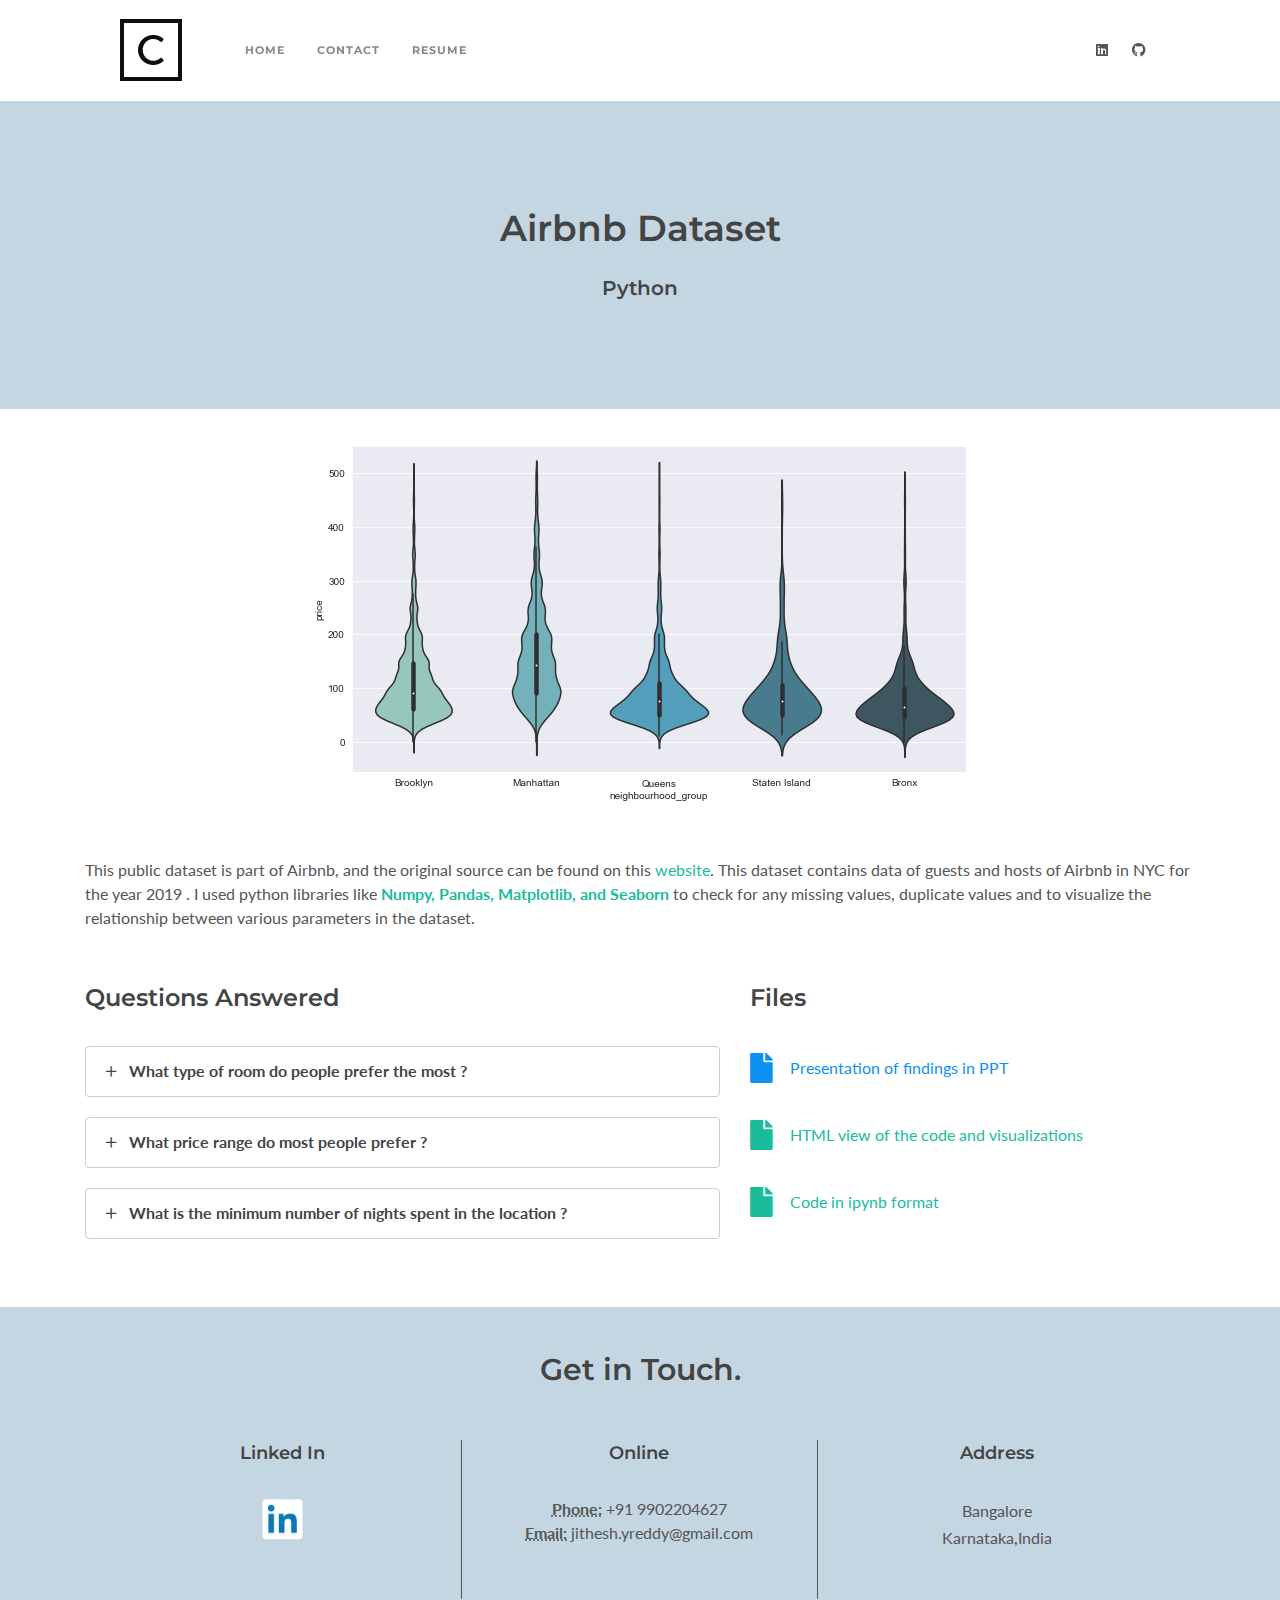
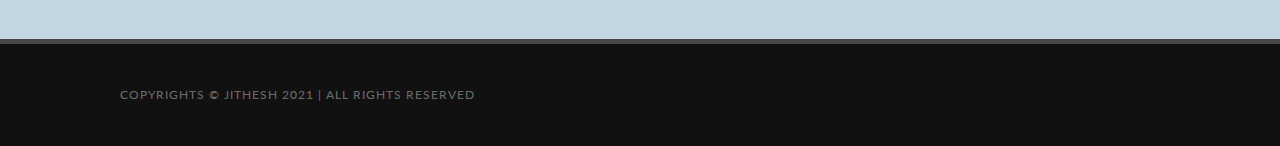
<file: airbnb/airbnb.html>
<!DOCTYPE html>
<html dir="ltr" lang="en-US">

<head>

    <meta http-equiv="content-type" content="text/html; charset=utf-8" />
    <meta name="author" content="SemiColonWeb" />

    <!-- Stylesheets
	============================================= -->
    <link
        href="https://fonts.googleapis.com/css?family=Lato:300,400,400i,700|Montserrat:400,700|Merriweather&display=swap"
        rel="stylesheet" type="text/css" />
    <link rel="stylesheet" href="../css/bootstrap.css" type="text/css" />
    <link rel="stylesheet" href="../css/style.css" type="text/css" />
    <link rel="stylesheet" href="../css/dark.css" type="text/css" />

    <!-- Media Agency Demo Specific Stylesheet -->
    <link rel="stylesheet" href="../css/media-agency.css" type="text/css" />
    <!-- / -->

    <link rel="stylesheet" href="../css/font-icons.css" type="text/css" />
    <link rel="stylesheet" href="../css/et-line.css" type="text/css" />
    <link rel="stylesheet" href="../css/animate.css" type="text/css" />
    <link rel="stylesheet" href="../css/magnific-popup.css" type="text/css" />

    <link rel="stylesheet" href="../css/fonts.css" type="text/css" />

    <link rel="stylesheet" href="../css/custom.css" type="text/css" />
    <meta name="viewport" content="width=device-width, initial-scale=1" />

    <!-- Document Title
	============================================= -->
    <title>Portfolio | Jithesh</title>

</head>

<body data-loader="14">

    <header id="header" class="border-bottom-0 no-sticky">
        <div id="header-wrap">
            <div class="container-fluid">
                <div class="header-row">

                    <!-- Logo
                    ============================================= -->
                    <div id="logo" class="mr-lg-5">
                        <a href="../index.html" class="standard-logo"
                            data-dark-logo="../images/logo-media-dark.png"><img src="../images/logo-media.png"
                                alt="Canvas Logo"></a>
                        <a href="../index.html" class="retina-logo"
                            data-dark-logo="../images/logo-media-dark@2x.png"><img src="../images/logo-media@2x.png"
                                alt="Canvas Logo"></a>
                    </div><!-- #logo end -->

                    <div class="header-misc">

                        <div class="d-flex">
                            <a href="https://www.linkedin.com/in/jithesh-reddy-5b289b9a/"
                                class="social-icon si-small si-borderless si-linkedin">
                                <i class="icon-linkedin"></i>
                                <i class="icon-linkedin"></i>
                            </a>

                            <!-- <a href="#" class="social-icon si-small si-borderless si-twitter">
                                <i class="icon-twitter"></i>
                                <i class="icon-twitter"></i>
                            </a> -->

                            <a href="https://github.com/analyst-jithesh/theanalyst"
                                class="social-icon si-small si-borderless si-github">
                                <i class="icon-github"></i>
                                <i class="icon-github"></i>
                            </a>
                        </div>

                    </div>

                    <div id="primary-menu-trigger">
                        <svg class="svg-trigger" viewBox="0 0 100 100">
                            <path
                                d="m 30,33 h 40 c 3.722839,0 7.5,3.126468 7.5,8.578427 0,5.451959 -2.727029,8.421573 -7.5,8.421573 h -20">
                            </path>
                            <path d="m 30,50 h 40"></path>
                            <path
                                d="m 70,67 h -40 c 0,0 -7.5,-0.802118 -7.5,-8.365747 0,-7.563629 7.5,-8.634253 7.5,-8.634253 h 20">
                            </path>
                        </svg>
                    </div>

                    <!-- Primary Navigation
                    ============================================= -->
                    <nav class="primary-menu mr-lg-auto">

                        <ul class="menu-container one-page-menu" data-easing="easeInOutExpo" data-speed="1050"
                            data-offset="60">
                            <!-- <li class="menu-item"><a class="menu-link" href="#" data-href="#section-about" data-offset="400">
                                    <div>About</div>
                                </a></li> -->
                            <li class="menu-item"><a class="menu-link" href="index.html">
                                    <div>Home</div>
                                </a></li>
                            <!-- <li class="menu-item"><a class="menu-link" href="#" data-href="#section-portfolio">
                                    <div>Home</div>
                                </a></li> -->
                            <li class="menu-item"><a class="menu-link" href="#" data-href="#section-contact1">
                                    <div>Contact</div>
                                </a></li>
                            <li class="menu-item"><a class="menu-link" href="../Jithesh_Resume_MSBA.pdf">
                                    <div>Resume</div>
                                </a></li>
                        </ul>

                    </nav><!-- #primary-menu end -->

                </div>
            </div>
        </div>
        <div class="header-wrap-clone"></div>
    </header>
    <div>
        <div class="container-fluid" style="background-color: #c4d6e2;">
            <h1 class="text-center" style="padding: 100px 0px;">Airbnb Dataset<br><span
                    style="font-size:20px;color: #444;">Python</span></h1>
        </div>
        <div class="container">
            <img src="../images/airbnb-main.png" style="margin: auto;display: block;">
            <div style="margin: 50px 0px;">
                <p>This public dataset is part of Airbnb, and the original source can be found on this <a
                        href="http://insideairbnb.com/">website</a>.
                    This dataset contains data of guests and hosts of Airbnb in NYC for the year 2019 .
                    I used python libraries like <strong style="    color: #1ABC9C;">Numpy, Pandas, Matplotlib, and
                        Seaborn </strong>to check for
                    any missing values, duplicate values and to visualize the relationship between various parameters in
                    the dataset.
                </p>
            </div>
            <div class="row">
                <div class="col-lg-7">
                    <h3>Questions Answered</h3>
                    <div class="toggle toggle-border">
                        <div class="toggle-header">
                            <div class="toggle-icon">
                                <i class="toggle-closed icon-line-plus"></i>
                                <i class="toggle-open icon-line-minus"></i>
                            </div>
                            <div class="toggle-title">
                                What type of room do people prefer the most ?
                            </div>
                        </div>
                        <div class="toggle-content">
                            From the analysis it is evident that most people prefer entire home / apartments. Since most number of the Airbnb's that are available in Manhattan and Brooklyn are entire home/ apartments, many people prefer to stay in these locations.

                        </div>
                    </div>
                    <div class="toggle toggle-border">
                        <div class="toggle-header">
                            <div class="toggle-icon">
                                <i class="toggle-closed icon-line-plus"></i>
                                <i class="toggle-open icon-line-minus"></i>
                            </div>
                            <div class="toggle-title">
                                What price range do most people prefer ?
                            </div>
                        </div>
                        <div class="toggle-content">
                            Most of occupied Airbnb’s in Brooklyn are priced in the range of 50- 100 $ and in Manhattan they are priced around 80-150 $. 

                        </div>
                    </div>
                    <div class="toggle toggle-border">
                        <div class="toggle-header">
                            <div class="toggle-icon">
                                <i class="toggle-closed icon-line-plus"></i>
                                <i class="toggle-open icon-line-minus"></i>
                            </div>
                            <div class="toggle-title">
                                What is the minimum number of nights spent in the location ?
                            </div>
                        </div>
                        <div class="toggle-content">
                            Most of people tend to stay between 2-5 days in Brooklyn and Bronx followed by Queens and Manhattan.<br>
People stay longer in Manhattan followed by Bronx for a period of over 28- 33 days.

                        </div>
                    </div>
                </div>
                <div class="col-lg-5">
                    <h3>Files</h3>
                    <a href="airbnb-ppt-2.pptx" download="">
                        <div class="row" style="color: #0c91f0;">
                            <div class="col-lg-1">
                                <i class="icon-file" style="font-size: 30px;"></i>
                            </div>
                            <div class="col-lg-11" style="margin-top: 10px;">
                                Presentation of findings in PPT
                            </div>
                        </div>
                    </a>
                    <a href="airbnb-html.html">
                        <div class="row" style="margin-top: 22px;">

                            <div class="col-lg-1">
                                <i class="icon-file" style="font-size: 30px;"></i>
                            </div>
                            <div class="col-lg-11" style="margin-top: 10px;">
                                HTML view of the code and visualizations
                            </div>


                        </div>
                    </a>
                    <a href="airbnb-code.ipynb" download="">
                        <div class="row" style="margin-top: 22px;">
                            <div class="col-lg-1">
                                <i class="icon-file" style="font-size: 30px;"></i>
                            </div>
                            <div class="col-lg-11" style="margin-top: 10px;">
                                Code in ipynb format
                            </div>
                        </div>
                    </a>

                </div>
            </div>
        </div>
    </div>

    <div class="container-fluid mt-5" style="background-color: #c4d6e2;">
        <div class="container" style=" padding: 40px 0px;">
            <div id="section-contact1" class="page-section">

                <h2 class="bottommargin" style="text-align: center;">Get in Touch.</h2>

                <div class="row clearfix">

                    <div class="col-lg-4" style="text-align: center;    border-right: 1px solid;">
                        <h4>Linked In</h4>
                        <a href="https://www.linkedin.com/in/jithesh-reddy-5b289b9a/"><img src="../images/linkedin.png"
                                width="45px"></a>
                    </div>
                    <div class="col-lg-4" style="text-align: center;    border-right: 1px solid;">
                        <h4>Online</h4>
                        <abbr title="Phone Number"><strong>Phone:</strong></abbr> +91 9902204627<br>
                        <!-- <abbr title="Fax"><strong>Fax:</strong></abbr> (1) 11 4752 1433<br> -->
                        <abbr title="Email Address"><strong>Email:</strong></abbr> jithesh.yreddy@gmail.com
                    </div>
                    <div class="col-lg-4" style="text-align: center;">
                        <h4>Address</h4>

                        <div style="font-size: 16px; line-height: 1.7;">
                            <address style="line-height: 1.7;">
                                Bangalore<br>
                                Karnataka,India<br>
                            </address>

                            <div class="clear topmargin"></div>


                        </div>
                    </div>

                </div>

            </div>
        </div>
    </div>


    <!-- #content end -->

    <!-- Footer
		============================================= -->
    <footer id="footer" class="dark">
        <div id="copyrights" style="background-color:#111;">
            <div class="container-fluid">

                Copyrights &copy; Jithesh 2021 | All Rights Reserved

            </div>
        </div>
    </footer><!-- #footer end -->

    <!-- #wrapper end -->

    <!-- JavaScripts
	============================================= -->
    <script src="../js/jquery.js"></script>
    <script src="../js/plugins.min.js"></script>

    <!-- Footer Scripts
	============================================= -->
    <script src="../js/functions.js"></script>

    <script>
        jQuery(window).on('load', function () {

            jQuery(window).resize(function () {
                SEMICOLON.portfolio.portfolioDescMargin();
            });

            var t = setTimeout(function () {
                SEMICOLON.portfolio.portfolioDescMargin();
            }, 200);

        });
    </script>

</body>

</html>
</file>
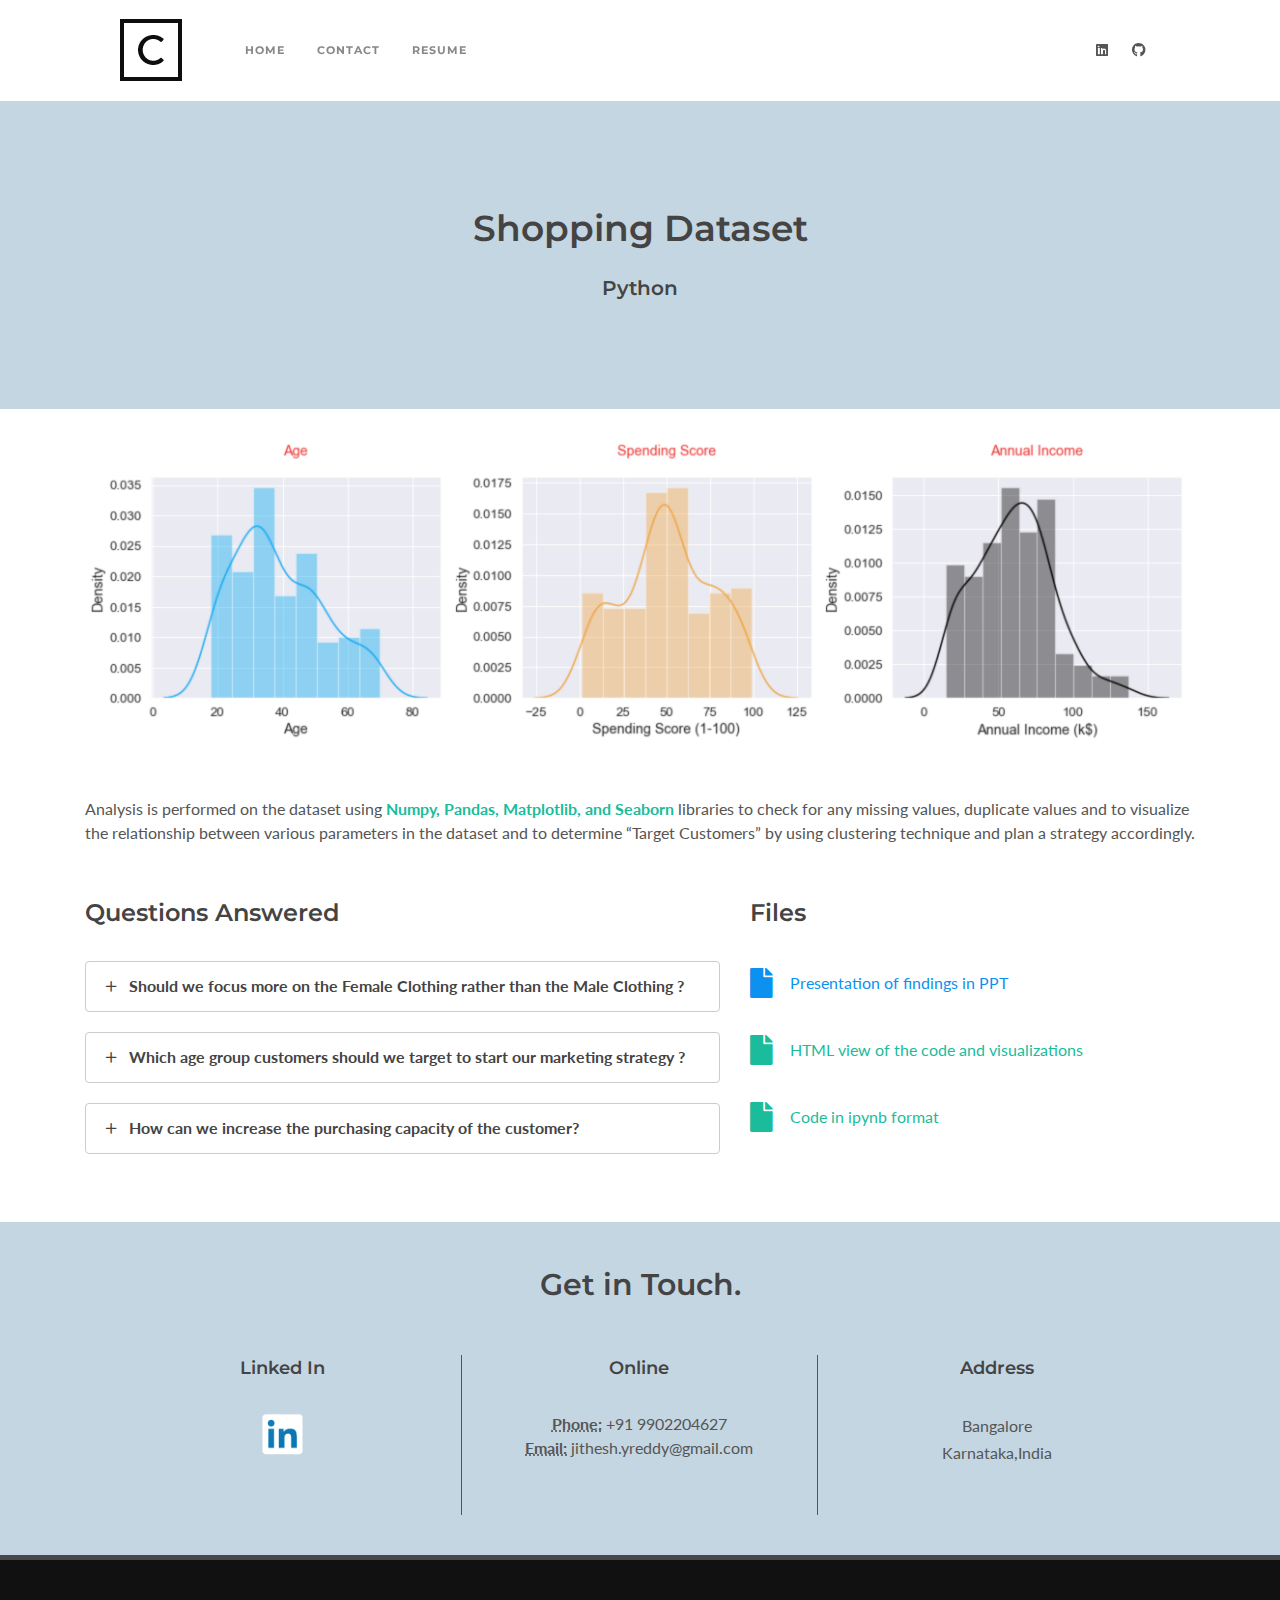
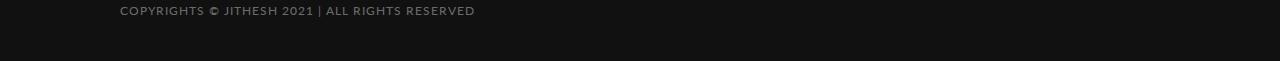
<file: shopping/shopping.html>
<!DOCTYPE html>
<html dir="ltr" lang="en-US">

<head>

    <meta http-equiv="content-type" content="text/html; charset=utf-8" />
    <meta name="author" content="SemiColonWeb" />

    <!-- Stylesheets
	============================================= -->
    <link
        href="https://fonts.googleapis.com/css?family=Lato:300,400,400i,700|Montserrat:400,700|Merriweather&display=swap"
        rel="stylesheet" type="text/css" />
    <link rel="stylesheet" href="../css/bootstrap.css" type="text/css" />
    <link rel="stylesheet" href="../css/style.css" type="text/css" />
    <link rel="stylesheet" href="../css/dark.css" type="text/css" />

    <!-- Media Agency Demo Specific Stylesheet -->
    <link rel="stylesheet" href="../css/media-agency.css" type="text/css" />
    <!-- / -->

    <link rel="stylesheet" href="../css/font-icons.css" type="text/css" />
    <link rel="stylesheet" href="../css/et-line.css" type="text/css" />
    <link rel="stylesheet" href="../css/animate.css" type="text/css" />
    <link rel="stylesheet" href="../css/magnific-popup.css" type="text/css" />

    <link rel="stylesheet" href="../css/fonts.css" type="text/css" />

    <link rel="stylesheet" href="../css/custom.css" type="text/css" />
    <meta name="viewport" content="width=device-width, initial-scale=1" />

    <!-- Document Title
	============================================= -->
    <title>Portfolio | Jithesh</title>

</head>

<body data-loader="14">

    <header id="header" class="border-bottom-0 no-sticky">
        <div id="header-wrap">
            <div class="container-fluid">
                <div class="header-row">

                    <!-- Logo
                    ============================================= -->
                    <div id="logo" class="mr-lg-5">
                        <a href="../index.html" class="standard-logo"
                            data-dark-logo="../images/logo-media-dark.png"><img src="../images/logo-media.png"
                                alt="Canvas Logo"></a>
                        <a href="../index.html" class="retina-logo"
                            data-dark-logo="../images/logo-media-dark@2x.png"><img src="../images/logo-media@2x.png"
                                alt="Canvas Logo"></a>
                    </div><!-- #logo end -->

                    <div class="header-misc">

                        <div class="d-flex">
                            <a href="https://www.linkedin.com/in/jithesh-reddy-5b289b9a/"
                                class="social-icon si-small si-borderless si-linkedin">
                                <i class="icon-linkedin"></i>
                                <i class="icon-linkedin"></i>
                            </a>

                            <!-- <a href="#" class="social-icon si-small si-borderless si-twitter">
                                <i class="icon-twitter"></i>
                                <i class="icon-twitter"></i>
                            </a> -->

                            <a href="https://github.com/analyst-jithesh/theanalyst"
                                class="social-icon si-small si-borderless si-github">
                                <i class="icon-github"></i>
                                <i class="icon-github"></i>
                            </a>
                        </div>

                    </div>

                    <div id="primary-menu-trigger">
                        <svg class="svg-trigger" viewBox="0 0 100 100">
                            <path
                                d="m 30,33 h 40 c 3.722839,0 7.5,3.126468 7.5,8.578427 0,5.451959 -2.727029,8.421573 -7.5,8.421573 h -20">
                            </path>
                            <path d="m 30,50 h 40"></path>
                            <path
                                d="m 70,67 h -40 c 0,0 -7.5,-0.802118 -7.5,-8.365747 0,-7.563629 7.5,-8.634253 7.5,-8.634253 h 20">
                            </path>
                        </svg>
                    </div>

                    <!-- Primary Navigation
                    ============================================= -->
                    <nav class="primary-menu mr-lg-auto">

                        <ul class="menu-container one-page-menu" data-easing="easeInOutExpo" data-speed="1050"
                            data-offset="60">
                            <!-- <li class="menu-item"><a class="menu-link" href="#" data-href="#section-about" data-offset="400">
                                    <div>About</div>
                                </a></li> -->
                            <li class="menu-item"><a class="menu-link" href="index.html">
                                    <div>Home</div>
                                </a></li>
                            <!-- <li class="menu-item"><a class="menu-link" href="#" data-href="#section-portfolio">
                                    <div>Home</div>
                                </a></li> -->
                            <li class="menu-item"><a class="menu-link" href="#" data-href="#section-contact1">
                                    <div>Contact</div>
                                </a></li>
                            <li class="menu-item"><a class="menu-link" href="../Jithesh_Resume_MSBA.pdf">
                                    <div>Resume</div>
                                </a></li>
                        </ul>

                    </nav><!-- #primary-menu end -->

                </div>
            </div>
        </div>
        <div class="header-wrap-clone"></div>
    </header>
    <div>
        <div class="container-fluid" style="background-color: #c4d6e2;">
            <h1 class="text-center" style="padding: 100px 0px;">Shopping Dataset<br><span
                    style="font-size:20px;color: #444;">Python</span></h1>
        </div>
        <div class="container">
            <img src="../images/shopping-main.png">
            <div style="margin: 50px 0px;">
                <p>Analysis is performed on the dataset using <strong style="color: #1ABC9C;">Numpy, Pandas,
                        Matplotlib, and
                        Seaborn </strong> libraries to check for
                    any missing values, duplicate values and to visualize the relationship between various parameters in
                    the dataset and to determine “Target Customers” by using clustering technique and plan a
                    strategy accordingly.




                </p>
            </div>
            <div class="row">
                <div class="col-lg-7">
                    <h3>Questions Answered</h3>
                    <div class="toggle toggle-border">
                        <div class="toggle-header">
                            <div class="toggle-icon">
                                <i class="toggle-closed icon-line-plus"></i>
                                <i class="toggle-open icon-line-minus"></i>
                            </div>
                            <div class="toggle-title">
                                Should we focus more on the Female Clothing rather than the Male Clothing ?
                            </div>
                        </div>
                        <div class="toggle-content">
                            It is very clear that there is no big difference between male and female customers, so a
                            gender based audience should not be chosen.

                        </div>
                    </div>
                    <div class="toggle toggle-border">
                        <div class="toggle-header">
                            <div class="toggle-icon">
                                <i class="toggle-closed icon-line-plus"></i>
                                <i class="toggle-open icon-line-minus"></i>
                            </div>
                            <div class="toggle-title">
                                Which age group customers should we target to start our marketing strategy ?

                            </div>
                        </div>
                        <div class="toggle-content">
                            Customers aged between 30-40 have higher income and tend to spend more.
                        </div>
                    </div>
                    <div class="toggle toggle-border">
                        <div class="toggle-header">
                            <div class="toggle-icon">
                                <i class="toggle-closed icon-line-plus"></i>
                                <i class="toggle-open icon-line-minus"></i>
                            </div>
                            <div class="toggle-title">
                                How can we increase the purchasing capacity of the customer?

                            </div>
                        </div>
                        <div class="toggle-content">
                            Majority of the customers have their annual income in the range of 40 - 75K. Hence, by
                            making the shopping experience attractive for customers belonging in this range can bring
                            more profits to the company.
                        </div>
                    </div>
                </div>
                <div class="col-lg-5">
                    <h3>Files</h3>
                    <a href="shopping-ppt-2.pptx" download="">
                        <div class="row" style="color: #0c91f0;">
                            <div class="col-lg-1">
                                <i class="icon-file" style="font-size: 30px;"></i>
                            </div>
                            <div class="col-lg-11" style="margin-top: 10px;">
                                Presentation of findings in PPT
                            </div>
                        </div>
                    </a>
                    <a href="shopping-analysis.html">
                        <div class="row" style="margin-top: 22px;">

                            <div class="col-lg-1">
                                <i class="icon-file" style="font-size: 30px;"></i>
                            </div>
                            <div class="col-lg-11" style="margin-top: 10px;">
                                HTML view of the code and visualizations
                            </div>


                        </div>
                    </a>
                    <a href="code.ipynb" download="">
                        <div class="row" style="margin-top: 22px;">
                            <div class="col-lg-1">
                                <i class="icon-file" style="font-size: 30px;"></i>
                            </div>
                            <div class="col-lg-11" style="margin-top: 10px;">
                                Code in ipynb format
                            </div>
                        </div>
                    </a>

                </div>
            </div>
        </div>
    </div>

    <div class="container-fluid mt-5" style="background-color: #c4d6e2;">
        <div class="container" style=" padding: 40px 0px;">
            <div id="section-contact1" class="page-section">

                <h2 class="bottommargin" style="text-align: center;">Get in Touch.</h2>

                <div class="row clearfix">

                    <div class="col-lg-4" style="text-align: center;    border-right: 1px solid;">
                        <h4>Linked In</h4>
                        <a href="https://www.linkedin.com/in/jithesh-reddy-5b289b9a/"><img src="../images/linkedin.png"
                                width="45px"></a>
                    </div>
                    <div class="col-lg-4" style="text-align: center;    border-right: 1px solid;">
                        <h4>Online</h4>
                        <abbr title="Phone Number"><strong>Phone:</strong></abbr> +91 9902204627<br>
                        <!-- <abbr title="Fax"><strong>Fax:</strong></abbr> (1) 11 4752 1433<br> -->
                        <abbr title="Email Address"><strong>Email:</strong></abbr> jithesh.yreddy@gmail.com
                    </div>
                    <div class="col-lg-4" style="text-align: center;">
                        <h4>Address</h4>

                        <div style="font-size: 16px; line-height: 1.7;">
                            <address style="line-height: 1.7;">
                                Bangalore<br>
                                Karnataka,India<br>
                            </address>

                            <div class="clear topmargin"></div>


                        </div>
                    </div>

                </div>

            </div>
        </div>
    </div>


    <!-- #content end -->

    <!-- Footer
		============================================= -->
    <footer id="footer" class="dark">
        <div id="copyrights" style="background-color:#111;">
            <div class="container-fluid">

                Copyrights &copy; Jithesh 2021 | All Rights Reserved

            </div>
        </div>
    </footer><!-- #footer end -->

    <!-- #wrapper end -->

    <!-- JavaScripts
	============================================= -->
    <script src="../js/jquery.js"></script>
    <script src="../js/plugins.min.js"></script>

    <!-- Footer Scripts
	============================================= -->
    <script src="../js/functions.js"></script>

    <script>
        jQuery(window).on('load', function () {

            jQuery(window).resize(function () {
                SEMICOLON.portfolio.portfolioDescMargin();
            });

            var t = setTimeout(function () {
                SEMICOLON.portfolio.portfolioDescMargin();
            }, 200);

        });
    </script>

</body>

</html>
</file>
<file: css/style.css>
/*-----------------------------------------------------------------------------------

	Theme Name: Canvas
	Theme URI: http://themes.semicolonweb.com/html/canvas
	Description: The Multi-Purpose Template
	Author: SemiColonWeb
	Author URI: http://themeforest.net/user/semicolonweb
	Version: 6.1.4

-----------------------------------------------------------------------------------*/

/* ----------------------------------------------------------------

	- Basic
	- Typography
	- Basic Layout Styles
	- Helper Classes
	- Sections
	- Columns & Grids
	- Flex Slider
	- Swiper Slider
	- Top Bar
	- Header
		- Logo
		- Primary Menu
		- Mega Menu
		- Top Search
		- Top Cart
		- Sticky Header
		- Page Menu
		- Side Header
	- Side Panel
	- Slider
	- Page Title
	- Content
	- Portfolio
	- Blog
	- Shop
	- Events
	- Shortcodes
		- Countdown
		- Buttons
		- Promo Boxes
		- Featured Boxes
		- Process Steps
		- Styled Icons
		- Toggles
		- Accordions
		- Tabs
		- Side Navigation
		- FAQ List
		- Clients
		- Testimonials
		- Team
		- Pricing Boxes
		- Counter
		- Animated Rounded Skills
		- Skills Bar
		- Dropcaps & Highlights
		- Quotes & Blockquotes
		- Text Rotater
	- Owl Carousel
	- Overlays
	- Forms
	- Google Maps
	- Heading Styles
	- Divider
	- Magazine Specific Classes
	- Go To Top
	- Error 404
	- Landing Pages
	- Preloaders
	- Toastr Notifications
	- Footer
	- Widgets
		- Tag Cloud
		- Links
		- Testimonial & Twitter
		- Quick Contact Form
		- Newsletter
		- Twitter Feed
		- Navigation Tree
	- Wedding
	- Bootstrap Specific
	- Cookie Notification
	- Stretched Layout
	- Page Transitions
	- Youtube Video Backgrounds

---------------------------------------------------------------- */


/* ----------------------------------------------------------------
	Bootstrap Adjustments
-----------------------------------------------------------------*/


@media (min-width: 1440px) {
	.container { max-width: 1320px; }
}


/* ----------------------------------------------------------------
	Basic
-----------------------------------------------------------------*/

dl, dt, dd, ol, ul, li {
	margin: 0;
	padding: 0;
}

.clear {
	clear: both;
	display: block;
	font-size: 0px;
	height: 0px;
	line-height: 0;
	width: 100%;
	overflow:hidden;
}

::selection {
	background: #1ABC9C;
	color: #FFF;
	text-shadow: none;
}

::-moz-selection {
	background: #1ABC9C; /* Firefox */
	color: #FFF;
	text-shadow: none;
}

::-webkit-selection {
	background: #1ABC9C; /* Safari */
	color: #FFF;
	text-shadow: none;
}

:active,
:focus { outline: none !important; }


/* ----------------------------------------------------------------
	Typography
-----------------------------------------------------------------*/


body {
	line-height: 1.5;
	color: #555;
	font-family: 'Lato', sans-serif;
}

a {
	text-decoration: none !important;
	color: #1ABC9C;
}

a:hover { color: #222; }

a img { border: none; }

img { max-width: 100%; }

iframe {
	width: 100%;
	border: 0 !important;
	overflow: hidden !important;
}


/* ----------------------------------------------------------------
	Basic Layout Styles
-----------------------------------------------------------------*/


h1,
h2,
h3,
h4,
h5,
h6 {
	color: #444;
	font-weight: 600;
	line-height: 1.5;
	margin: 0 0 30px 0;
	font-family: 'Poppins', sans-serif;
}

h5,
h6 { margin-bottom: 20px; }

h1 { font-size: 36px; }

h2 { font-size: 30px; }

h3 { font-size: 1.5rem; }

h4 { font-size: 18px; }

h5 { font-size: 0.875rem; }

h6 { font-size: 12px; }

h4 { font-weight: 600; }

h5,
h6 { font-weight: bold; }

@media (max-width: 767.98px) {

	h1 {
		font-size: 1.75rem;
	}

	h2 {
		font-size: 1.5rem;
	}

	h3 {
		font-size: 1.25rem;
	}

	h4 {
		font-size: 1rem;
	}

}

h1 > span:not(.nocolor):not(.badge),
h2 > span:not(.nocolor):not(.badge),
h3 > span:not(.nocolor):not(.badge),
h4 > span:not(.nocolor):not(.badge),
h5 > span:not(.nocolor):not(.badge),
h6 > span:not(.nocolor):not(.badge) { color: #1ABC9C; }

p,
pre,
ul,
ol,
dl,
dd,
blockquote,
address,
table,
fieldset,
form { margin-bottom: 30px; }

small { font-family: 'Lato', sans-serif; }


@media (max-width: 1200px) {
	.display-1 {
		font-size: calc( 1.725rem + 5.7vw );
	}
	.display-2 {
		font-size: calc( 1.675rem + 5.1vw );
	}
	.display-3 {
		font-size: calc( 1.575rem + 3.9vw );
	}
	.display-4 {
		font-size: calc( 1.475rem + 2.7vw );
	}
}


/* ----------------------------------------------------------------
	Helper Classes
-----------------------------------------------------------------*/

#wrapper {
	position: relative;
	float: none;
	width: 100%;
	margin: 0 auto;
	background-color: #FFF;
	box-shadow: 0 0 10px rgba(0,0,0,0.1);
	-moz-box-shadow: 0 0 10px rgba(0,0,0,0.1);
	-webkit-box-shadow: 0 0 10px rgba(0,0,0,0.1);
}

@media (min-width: 1200px) {
	body:not(.stretched) #wrapper {
		max-width: 1200px;
	}
}

@media (min-width: 1440px) {
	body:not(.stretched) #wrapper {
		max-width: 1440px;
	}
}

.line,
.double-line {
	clear: both;
	position: relative;
	width: 100%;
	margin: 4rem 0;
	border-top: 1px solid #EEE;
}

.line.line-sm { margin: 2rem 0; }

span.middot {
	display: inline-block;
	margin: 0 5px;
}

.double-line { border-top: 3px double #E5E5E5; }

.nott { text-transform: none !important; }

.emptydiv {
	display: block !important;
	position: relative !important;
}

.allmargin { margin: 3rem !important; }

.leftmargin { margin-left: 3rem !important; }

.rightmargin { margin-right: 3rem !important; }

.topmargin { margin-top: 3rem !important; }

.bottommargin { margin-bottom: 3rem !important; }

.allmargin-sm { margin: 2rem !important; }

.leftmargin-sm { margin-left: 2rem !important; }

.rightmargin-sm { margin-right: 2rem !important; }

.topmargin-sm { margin-top: 2rem !important; }

.bottommargin-sm { margin-bottom: 2rem !important; }

.allmargin-lg { margin: 5rem !important; }

.leftmargin-lg { margin-left: 5rem !important; }

.rightmargin-lg { margin-right: 5rem !important; }

.topmargin-lg { margin-top: 5rem !important; }

.bottommargin-lg { margin-bottom: 5rem !important; }

.header-stick { margin-top: -3rem !important; }

.content-wrap .header-stick { margin-top: -5rem !important; }

.footer-stick { margin-bottom: -3rem !important; }

.content-wrap .footer-stick { margin-bottom: -5rem !important; }

.border-f5 { border-color: #F5F5F5 !important; }

.col-padding { padding: 4rem; }

.notextshadow { text-shadow: none !important; }

.inline-block {
	float: none !important;
	display: inline-block !important;
}

.center { text-align: center !important; }

.mx-auto {
	float: none !important;
}

.bg-color,
.bg-color #header-wrap { background-color: #1ABC9C !important; }

.color { color: #1ABC9C !important; }

.border-color { border-color: #1ABC9C !important; }

.ls0 { letter-spacing: 0px !important; }

.ls1 { letter-spacing: 1px !important; }

.ls2 { letter-spacing: 2px !important; }

.ls3 { letter-spacing: 3px !important; }

.ls4 { letter-spacing: 4px !important; }

.ls5 { letter-spacing: 5px !important; }

.noheight { height: 0 !important; }

.nolineheight { line-height: 0 !important; }

.font-body { font-family: 'Lato', sans-serif; }

.font-primary { font-family: 'Poppins', sans-serif; }

.font-secondary { font-family: 'PT Serif', serif; }

.font-weight-extralight {
	font-weight: 100 !important;
}

.font-weight-medium {
	font-weight: 500 !important;
}

.font-weight-semibold {
	font-weight: 600 !important;
}

.font-normal {
	font-style: normal !important;
}

.bgicon {
	display: block;
	position: absolute;
	bottom: -60px;
	right: -50px;
	font-size: 210px;
	color: rgba(0,0,0,0.1);
}

.imagescale,
.imagescalein {
	display: block;
	overflow: hidden;
}

.imagescale img,
.imagescalein img {
	-webkit-transform: scale(1.1);
	transform: scale(1.1);
	-webkit-transition: all 1s ease;
	transition: all 1s ease;
}

.imagescale:hover img {
	-webkit-transform: scale(1);
	transform: scale(1);
}

.imagescalein img {
	-webkit-transform: scale(1);
	transform: scale(1);
}

.imagescalein:hover img {
	-webkit-transform: scale(1.1);
	transform: scale(1.1);
}

.grayscale {
	filter: brightness(80%) grayscale(1) contrast(90%);
	-webkit-filter: brightness(80%) grayscale(1) contrast(90%);
	-moz-filter: brightness(80%) grayscale(1) contrast(90%);
	-o-filter: brightness(80%) grayscale(1) contrast(90%);
	-ms-filter: brightness(80%) grayscale(1) contrast(90%);
	transition: 1s filter ease;
	-webkit-transition: 1s -webkit-filter ease;
	-moz-transition: 1s -moz-filter ease;
	-ms-transition: 1s -ms-filter ease;
	-o-transition: 1s -o-filter ease;
}

.grayscale:hover {
	filter: brightness(100%) grayscale(0);
	-webkit-filter: brightness(100%) grayscale(0);
	-moz-filter: brightness(100%) grayscale(0);
	-o-filter: brightness(100%) grayscale(0);
	-ms-filter: brightness(100%) grayscale(0);
}

/* MOVING BG -  TESTIMONIALS */
.bganimate {
	-webkit-animation:BgAnimated 30s infinite linear;
	 -moz-animation:BgAnimated 30s infinite linear;
		-ms-animation:BgAnimated 30s infinite linear;
		 -o-animation:BgAnimated 30s infinite linear;
			animation:BgAnimated 30s infinite linear;
}
 @-webkit-keyframes BgAnimated {
	from  {background-position:0 0;}
	to    {background-position:0 400px;}
	}
 @-moz-keyframes BgAnimated {
	from  {background-position:0 0;}
	to    {background-position:0 400px;}
	}
 @-ms-keyframes BgAnimated {
	from  {background-position:0 0;}
	to    {background-position:0 400px;}
	}
 @-o-keyframes BgAnimated {
	from  {background-position:0 0;}
	to    {background-position:0 400px;}
	}
 @keyframes BgAnimated {
	from  {background-position:0 0;}
	to    {background-position:0 400px;}
	}


.input-block-level {
	display: block;
	width: 100% !important;
	min-height: 30px;
	-webkit-box-sizing: border-box;
	-moz-box-sizing: border-box;
	box-sizing: border-box;
}

.vertical-middle {
	z-index: 3;
	position: relative;
	display: -ms-flexbox;
	display: flex;
	width: 100%;
	min-height: 100%;
	justify-content: center;
	flex-flow: column;
}

.vertical-middle-overlay {
	position: absolute;
	top: 0;
	left: 0;
}

.vertical-middle + .video-wrap { z-index: 2 !important; }

.magnific-max-width .mfp-content { max-width: 800px; }

.overflow-visible {
	overflow: visible !important;
}


/* ----------------------------------------------------------------
	Opacity Utility Classes
-----------------------------------------------------------------*/

.op-ts {
	-webkit-transition: opacity .5s ease;
	transition: opacity .5s ease;
}

.op-0,
.h-op-0:hover {
	opacity: 0 !important;
}

.op-01,
.h-op-01:hover {
	opacity: 0.1 !important;
}

.op-02,
.h-op-02:hover {
	opacity: 0.2 !important;
}

.op-03,
.h-op-03:hover {
	opacity: 0.3 !important;
}

.op-04,
.h-op-04:hover {
	opacity: 0.4 !important;
}

.op-05,
.h-op-05:hover {
	opacity: 0.5 !important;
}

.op-06,
.h-op-06:hover {
	opacity: 0.6 !important;
}

.op-07,
.h-op-07:hover {
	opacity: 0.7 !important;
}

.op-08,
.h-op-08:hover {
	opacity: 0.8 !important;
}

.op-09,
.h-op-09:hover {
	opacity: 0.9 !important;
}

.op-1,
.h-op-1:hover {
	opacity: 1 !important;
}


/* ----------------------------------------------------------------
	Text Color Utility Classes
-----------------------------------------------------------------*/

.text-ts {
	-webkit-transition: color .5s ease;
	transition: color .5s ease;
}

.h-text-color:hover,
a.h-text-color:hover {
	color: #1ABC9C !important;
}

.h-text-primary:hover,
a.h-text-primary:hover {
	color: #007bff !important;
}

.h-text-secondary:hover,
a.h-text-secondary:hover {
	color: #6c757d !important;
}

.h-text-success:hover,
a.h-text-success:hover {
	color: #28a745 !important;
}

.h-text-info:hover,
a.h-text-info:hover {
	color: #17a2b8 !important;
}

.h-text-warning:hover,
a.h-text-warning:hover {
	color: #ffc107 !important;
}

.h-text-danger:hover,
a.h-text-danger:hover {
	color: #dc3545 !important;
}

.h-text-light:hover,
a.h-text-light:hover {
	color: #f8f9fa !important;
}

.h-text-dark:hover,
a.h-text-dark:hover {
	color: #343a40 !important;
}


/* ----------------------------------------------------------------
	Text Size Utility Classes
-----------------------------------------------------------------*/

.text-smaller {
	font-size: 80% !important;
}

.text-larger {
	font-size: 120% !important;
}

.text-smaller small {
	font-size: 90% !important;
}


/* ----------------------------------------------------------------
	BG Color Utility Classes
-----------------------------------------------------------------*/

.bg-ts {
	-webkit-transition: background-color .5s ease;
	transition: background-color .5s ease;
}

.h-nobg:hover {
	background-color: transparent !important;
}

.h-bg-color:hover {
	background-color: #1ABC9C !important;
}

.h-bg-primary:hover {
	background-color: #007bff !important;
}

.h-bg-secondary:hover {
	background-color: #6c757d !important;
}

.h-bg-success:hover {
	background-color: #28a745 !important;
}

.h-bg-info:hover {
	background-color: #17a2b8 !important;
}

.h-bg-warning:hover {
	background-color: #ffc107 !important;
}

.h-bg-danger:hover {
	background-color: #dc3545 !important;
}

.h-bg-light:hover {
	background-color: #f8f9fa !important;
}

.h-bg-dark:hover {
	background-color: #343a40 !important;
}


.bg-clip {
	border: 1rem solid transparent;
	-moz-background-clip: padding;
	-webkit-background-clip: padding;
	background-clip: padding-box;
	transform: translate3d(0,0,0);
}

.bg-clip-sm {
	border-width: 0.5rem;
}

.bg-clip-lg {
	border-width: 2rem;
}


/* ----------------------------------------------------------------
	Gradient Utility Classes
-----------------------------------------------------------------*/

.gradient-light-grey,
.h-gradient-light-grey:hover {
	background-image: -webkit-linear-gradient(to right, #2c3e50, #bdc3c7) !important;
	background-image: linear-gradient(to right, #2c3e50, #bdc3c7) !important;
}

.gradient-green-dark,
.h-gradient-green-dark:hover {
	background-image: -webkit-linear-gradient(to right, #99f2c8, #1f4037) !important;
	background-image: linear-gradient(to right, #99f2c8, #1f4037) !important;
}

.gradient-grey-brown,
.h-gradient-grey-brown:hover {
	background-image: -webkit-linear-gradient(to right, #C06C84, #6C5B7B, #355C7D) !important;
	background-image: linear-gradient(to right, #C06C84, #6C5B7B, #355C7D) !important;
}

.gradient-light-pink,
.h-gradient-light-pink:hover {
	background-image: -webkit-linear-gradient(to right, #ffdde1, #ee9ca7) !important;
	background-image: linear-gradient(to right, #ffdde1, #ee9ca7) !important;
}

.gradient-blue-purple,
.h-gradient-blue-purple:hover {
	background-image: -webkit-linear-gradient(to right, #4A00E0, #8E2DE2) !important;
	background-image: linear-gradient(to right, #4A00E0, #8E2DE2) !important;
}
.gradient-multiples,
.h-gradient-multiples:hover {
	background-image: -webkit-linear-gradient(to right, #eea2a2 0%, #bbc1bf 19%, #57c6e1 42%, #b49fda 79%, #7ac5d8 100%) !important;
	background-image: linear-gradient(to right, #eea2a2 0%, #bbc1bf 19%, #57c6e1 42%, #b49fda 79%, #7ac5d8 100%) !important;
}

.gradient-blue-green,
.h-gradient-blue-green:hover {
	background-image: -webkit-linear-gradient(to right, #2af598 0%, #009efd 100%) !important;
	background-image: linear-gradient(to right, #2af598 0%, #009efd 100%) !important;
}

.gradient-light,
.h-gradient-light:hover {
	background-image: -webkit-linear-gradient(to top, #DDD 0%, #FFF 100%) !important;
	background-image: linear-gradient(to top, #DDD 0%, #FFF 100%) !important;
}

.gradient-grey-orange,
.h-gradient-grey-orange:hover {
	background-image: -webkit-linear-gradient(to right, #3B4371, #F3904F) !important;
	background-image: linear-gradient(to right, #3B4371, #F3904F) !important;
}

.gradient-sunset,
.h-gradient-sunset:hover {
	background-image: -webkit-linear-gradient(to top, #a8edea 0%, #fed6e3 100%) !important;
	background-image: linear-gradient(to top, #a8edea 0%, #fed6e3 100%) !important;
}

.gradient-dark,
.h-gradient-dark:hover {
	background-image: -webkit-linear-gradient(to right, #535353, #000) !important;
	background-image: linear-gradient(to right, #535353, #000) !important;
}

.gradient-lemon,
.h-gradient-lemon:hover {
	background-image: -webkit-linear-gradient(to right, #cac531, #f3f9a7) !important;
	background-image: linear-gradient(to right, #cac531, #f3f9a7) !important;
}

.gradient-earth,
.h-gradient-earth:hover {
	background-image: -webkit-linear-gradient(to right, #649173, #dbd5a4) !important;
	background-image: linear-gradient(to right, #649173, #dbd5a4) !important;
}

.gradient-sky,
.h-gradient-sky:hover {
	background-image: -webkit-linear-gradient(to right, #2980b9, #6dd5fa, #F5F5F5) !important;
	background-image: linear-gradient(to right, #2980b9, #6dd5fa, #F5F5F5) !important;
}

.gradient-ocean,
.h-gradient-ocean:hover {
	background-image: -webkit-linear-gradient(to right, #000046, #1cb5e0) !important;
	background-image: linear-gradient(to right, #000046, #1cb5e0) !important;
}

.gradient-horizon,
.h-gradient-horizon:hover {
	background-image: -webkit-linear-gradient(90deg, rgba(131,58,180,1) 0%, rgba(253,29,29,1) 50%, rgba(252,176,69,1) 100%) !important;
	background-image: linear-gradient(90deg, rgba(131,58,180,1) 0%, rgba(253,29,29,1) 50%, rgba(252,176,69,1) 100%) !important;
}

.gradient-green-blue,
.h-gradient-green-blue:hover {
	background-image: -webkit-linear-gradient(to right, #43cea2, #185a9d) !important;
	background-image: linear-gradient(to right, #43cea2, #185a9d) !important;
}

.gradient-purple-blue,
.h-gradient-purple-blue:hover {
	background-image: -webkit-linear-gradient(19deg, rgb(33, 212, 253) 0%, rgb(183, 33, 255) 100%) !important;
	background-image: linear-gradient(19deg, rgb(33, 212, 253) 0%, rgb(183, 33, 255) 100%) !important;
}

.gradient-text {
	text-shadow: none !important;
	-webkit-background-clip: text;
	-webkit-text-fill-color: transparent;
}

.gradient-underline {
	background-repeat: no-repeat;
	background-size: 100% 8px;
	background-position: 0 88%;
}


/* ----------------------------------------------------------------
	Border Utility Classes
-----------------------------------------------------------------*/

.border-width-0,
.h-border-width-0:hover {
	border-width: 0px !important;
}

.border-width-1,
.h-border-width-1:hover {
	border-width: 1px !important;
}

.border-width-2,
.h-border-width-2:hover {
	border-width: 2px !important;
}

.border-width-3,
.h-border-width-3:hover {
	border-width: 3px !important;
}

.border-width-4,
.h-border-width-4:hover {
	border-width: 4px !important;
}

.border-width-5,
.h-border-width-5:hover {
	border-width: 5px !important;
}

.border-width-6,
.h-border-width-6:hover {
	border-width: 6px !important;
}

.border-dotted {
	border-style: dotted !important;
}

.border-dashed {
	border-style: dashed !important;
}

.border-solid {
	border-style: solid !important;
}

.border-double {
	border-style: double !important;
}

.h-border-primary:hover {
	border-color: #007bff !important;
}

.h-border-secondary:hover {
	border-color: #6c757d !important;
}

.h-border-success:hover {
	border-color: #28a745 !important;
}

.h-border-info:hover {
	border-color: #17a2b8 !important;
}

.h-border-warning:hover {
	border-color: #ffc107 !important;
}

.h-border-danger:hover {
	border-color: #dc3545 !important;
}

.h-border-light:hover {
	border-color: #f8f9fa !important;
}

.h-border-dark:hover {
	border-color: #343a40 !important;
}

.border-transparent,
.h-border-transparent:hover {
	border-color: transparent !important;
}

.border-default,
.h-border-default:hover {
	border-color: #EEE !important;
}

.dark.border-default,
.dark .border-default,
.dark.h-border-default:hover
.dark .h-border-default:hover {
	border-color: rgba(255, 255, 255, 0.15) !important;
}

.border-ts {
	-webkit-transition: border 0.5s ease;
	transition: border 0.5s ease;
}


/* ----------------------------------------------------------------
	Rounded
-----------------------------------------------------------------*/

.rounded-xl {
	border-radius: 0.4rem !important;
}

.rounded-xxl {
	border-radius: 0.5rem !important;
}

.rounded-xxxl {
	border-radius: 0.6rem !important;
}


/* ----------------------------------------------------------------
	Shadows
-----------------------------------------------------------------*/

.h-shadow-sm:hover {
	box-shadow: 0 0.125rem 0.25rem rgba(0, 0, 0, 0.075) !important;
}

.h-shadow:hover {
	box-shadow: 0 0.5rem 1rem rgba(0, 0, 0, 0.15) !important;
}

.h-shadow-lg:hover {
	box-shadow: 0 1rem 3rem rgba(0, 0, 0, 0.175) !important;
}

.h-shadow-none:hover {
	box-shadow: none !important;
}

.shadow-ts {
	-webkit-transition: box-shadow 0.5s ease;
	transition: box-shadow 0.5s ease;
}


/* ----------------------------------------------------------------
	Transform Utility Classes
-----------------------------------------------------------------*/

.translate-y-sm,
.h-translate-y-sm:hover {
	transform: translateY(-3px) !important;
}

.translate-y,
.h-translate-y:hover {
	transform: translateY(-6px) !important;
}

.translate-y-lg,
.h-translate-y-lg:hover {
	transform: translateY(-10px) !important;
}

.translate-x-sm,
.h-translate-x-sm:hover {
	transform: translateX(-3px) !important;
}

.translate-x,
.h-translate-x:hover {
	transform: translateX(-6px) !important;
}

.translate-x-lg,
.h-translate-x-lg:hover {
	transform: translateX(-10px) !important;
}

.translate-x-n-sm,
.h-translate-x-n-sm:hover {
	transform: translateX(3px) !important;
}

.translate-x-n,
.h-translate-x-n:hover {
	transform: translateX(6px) !important;
}

.translate-x-n-lg,
.h-translate-x-n-lg:hover {
	transform: translateX(10px) !important;
}

.scale-sm,
.h-scale-sm:hover {
	transform: scale(1.025) !important;
}

.scale,
.h-scale:hover {
	transform: scale(1.05) !important;
}

.scale-lg,
.h-scale-lg:hover {
	transform: scale(1.1) !important;
}

.scale-n-sm,
.h-scale-n-sm:hover {
	transform: scale(0.975) !important;
}

.scale-n,
.h-scale-n:hover {
	transform: scale(0.95) !important;
}

.scale-n-lg,
.h-scale-n-lg:hover {
	transform: scale(0.9) !important;
}

.transform-ts {
	-webkit-transition: transform 0.5s cubic-bezier(.215, .61, .355, 1);
	transition: transform 0.5s cubic-bezier(.215, .61, .355, 1);
}

.all-ts {
	-webkit-transition: all 0.5s cubic-bezier(.215, .61, .355, 1);
	transition: all 0.5s cubic-bezier(.215, .61, .355, 1);
}


/* ----------------------------------------------------------------
	Align Wide Utility Classes
-----------------------------------------------------------------*/

.align-wide-lg {
	margin-left: calc(50% - 480px) !important;
	margin-right: calc(50% - 480px) !important;
	max-width: 960px !important;
	width: 960px !important;
}

.align-wide-xl {
	margin-left: calc(50% - 570px) !important;
	margin-right: calc(50% - 570px) !important;
	max-width: 1140px !important;
	width: 1140px !important;
}

.align-wide-xxl {
	margin-left: calc(50% - 660px) !important;
	margin-right: calc(50% - 660px) !important;
	max-width: 1320px !important;
	width: 1320px !important;
}

@media (max-width: 991.98px) {
	.align-wide-lg,
	.align-wide-xl,
	.align-wide-xxl {
		margin-left: calc(50% - 50vw) !important;
		margin-right: calc(50% - 50vw) !important;
		max-width: 100vw !important;
		width: 100vw !important;
	}
}

.align-full {
	margin-left: calc(50% - 50vw) !important;
	margin-right: calc(50% - 50vw) !important;
	max-width: 100vw !important;
	width: 100vw !important;
}


/* ----------------------------------------------------------------
	Z-Index Utility Classes
-----------------------------------------------------------------*/

.z-1 {
	z-index: 1 !important;
}

.z-2 {
	z-index: 2 !important;
}

.z-3 {
	z-index: 3 !important;
}

.z-4 {
	z-index: 4 !important;
}

.z-5 {
	z-index: 5 !important;
}

.z-6 {
	z-index: 6 !important;
}

.z-7 {
	z-index: 7 !important;
}

.z-8 {
	z-index: 8 !important;
}

.z-9 {
	z-index: 9 !important;
}

.z-10 {
	z-index: 10 !important;
}


/* ----------------------------------------------------------------
	Bootstrap Utility Classes: Extended
-----------------------------------------------------------------*/


/*	Spacing Utilities */

.m-6 {
	margin: 5rem !important;
}

.mt-6,
.my-6 {
	margin-top: 5rem !important;
}

.mr-6,
.mx-6 {
	margin-right: 5rem !important;
}

.mb-6,
.my-6 {
	margin-bottom: 5rem !important;
}

.ml-6,
.mx-6 {
	margin-left: 5rem !important;
}

.p-6 {
	padding: 5rem !important;
}

.pt-6,
.py-6 {
	padding-top: 5rem !important;
}

.pr-6,
.px-6 {
	padding-right: 5rem !important;
}

.pb-6,
.py-6 {
	padding-bottom: 5rem !important;
}

.pl-6,
.px-6 {
	padding-left: 5rem !important;
}

@media (min-width: 576px) {

	.m-sm-6 {
		margin: 5rem !important;
	}

	.mt-sm-6,
	.my-sm-6 {
		margin-top: 5rem !important;
	}

	.mr-sm-6,
	.mx-sm-6 {
		margin-right: 5rem !important;
	}

	.mb-sm-6,
	.my-sm-6 {
		margin-bottom: 5rem !important;
	}

	.ml-sm-6,
	.mx-sm-6 {
		margin-left: 5rem !important;
	}

	.p-sm-6 {
		padding: 5rem !important;
	}

	.pt-sm-6,
	.py-sm-6 {
		padding-top: 5rem !important;
	}

	.pr-sm-6,
	.px-sm-6 {
		padding-right: 5rem !important;
	}

	.pb-sm-6,
	.py-sm-6 {
		padding-bottom: 5rem !important;
	}

	.pl-sm-6,
	.px-sm-6 {
		padding-left: 5rem !important;
	}

}

@media (min-width: 768px) {

	.m-md-6 {
		margin: 5rem !important;
	}

	.mt-md-6,
	.my-md-6 {
		margin-top: 5rem !important;
	}

	.mr-md-6,
	.mx-md-6 {
		margin-right: 5rem !important;
	}

	.mb-md-6,
	.my-md-6 {
		margin-bottom: 5rem !important;
	}

	.ml-md-6,
	.mx-md-6 {
		margin-left: 5rem !important;
	}

	.p-md-6 {
		padding: 5rem !important;
	}

	.pt-md-6,
	.py-md-6 {
		padding-top: 5rem !important;
	}

	.pr-md-6,
	.px-md-6 {
		padding-right: 5rem !important;
	}

	.pb-md-6,
	.py-md-6 {
		padding-bottom: 5rem !important;
	}

	.pl-md-6,
	.px-md-6 {
		padding-left: 5rem !important;
	}

}

@media (min-width: 992px) {

	.m-lg-6 {
		margin: 5rem !important;
	}

	.mt-lg-6,
	.my-lg-6 {
		margin-top: 5rem !important;
	}

	.mr-lg-6,
	.mx-lg-6 {
		margin-right: 5rem !important;
	}

	.mb-lg-6,
	.my-lg-6 {
		margin-bottom: 5rem !important;
	}

	.ml-lg-6,
	.mx-lg-6 {
		margin-left: 5rem !important;
	}

	.p-lg-6 {
		padding: 5rem !important;
	}

	.pt-lg-6,
	.py-lg-6 {
		padding-top: 5rem !important;
	}

	.pr-lg-6,
	.px-lg-6 {
		padding-right: 5rem !important;
	}

	.pb-lg-6,
	.py-lg-6 {
		padding-bottom: 5rem !important;
	}

	.pl-lg-6,
	.px-lg-6 {
		padding-left: 5rem !important;
	}

}

@media (min-width: 1200px) {

	.m-xl-6 {
		margin: 5rem !important;
	}

	.mt-xl-6,
	.my-xl-6 {
		margin-top: 5rem !important;
	}

	.mr-xl-6,
	.mx-xl-6 {
		margin-right: 5rem !important;
	}

	.mb-xl-6,
	.my-xl-6 {
		margin-bottom: 5rem !important;
	}

	.ml-xl-6,
	.mx-xl-6 {
		margin-left: 5rem !important;
	}

	.p-xl-6 {
		padding: 5rem !important;
	}

	.pt-xl-6,
	.py-xl-6 {
		padding-top: 5rem !important;
	}

	.pr-xl-6,
	.px-xl-6 {
		padding-right: 5rem !important;
	}

	.pb-xl-6,
	.py-xl-6 {
		padding-bottom: 5rem !important;
	}

	.pl-xl-6,
	.px-xl-6 {
		padding-left: 5rem !important;
	}

}


/*	Custom Bootstrap Column */

.col-1-5,
.col-sm-1-5,
.col-md-1-5,
.col-lg-1-5,
.col-xl-1-5 {
	position: relative;
	width: 100%;
	padding-right: 15px;
	padding-left: 15px;
}

.col-1-5 {
	-ms-flex: 0 0 20%;
	flex: 0 0 20%;
	max-width: 20%;
}

@media (min-width: 576px) {
	.col-sm-1-5 {
		-ms-flex: 0 0 20%;
		flex: 0 0 20%;
		max-width: 20%;
	}
}

@media (min-width: 768px) {
	.col-md-1-5 {
		-ms-flex: 0 0 20%;
		flex: 0 0 20%;
		max-width: 20%;
	}
}

@media (min-width: 992px) {
	.col-lg-1-5 {
		-ms-flex: 0 0 20%;
		flex: 0 0 20%;
		max-width: 20%;
	}
}

@media (min-width: 1200px) {
	.col-xl-1-5 {
		-ms-flex: 0 0 20%;
		flex: 0 0 20%;
		max-width: 20%;
	}
}


/*	Gutters */

.gutter-10 {
	margin-right: -5px;
	margin-left: -5px;
	margin-bottom: -10px;
}

.gutter-10 > .col,
.gutter-10 > [class*="col-"] {
	padding-right: 5px;
	padding-left: 5px;
	padding-bottom: 10px;
}

.gutter-20 {
	margin-right: -10px;
	margin-left: -10px;
	margin-bottom: -20px;
}

.gutter-20 > .col,
.gutter-20 > [class*="col-"] {
	padding-right: 10px;
	padding-left: 10px;
	padding-bottom: 20px;
}

.gutter-30 {
	margin-right: -15px;
	margin-left: -15px;
	margin-bottom: -30px;
}

.gutter-30 > .col,
.gutter-30 > [class*="col-"] {
	padding-right: 15px;
	padding-left: 15px;
	padding-bottom: 30px;
}

.gutter-40 {
	margin-right: -20px;
	margin-left: -20px;
	margin-bottom: -40px;
}

.gutter-40 > .col,
.gutter-40 > [class*="col-"] {
	padding-right: 20px;
	padding-left: 20px;
	padding-bottom: 40px;
}

.gutter-50 {
	margin-right: -25px;
	margin-left: -25px;
	margin-bottom: -50px;
}

.gutter-50 > .col,
.gutter-50 > [class*="col-"] {
	padding-right: 25px;
	padding-left: 25px;
	padding-bottom: 50px;
}

.col-mb-30 {
	margin-bottom: -30px;
}

.col-mb-30 > .col,
.col-mb-30 > [class*="col-"] {
	padding-bottom: 30px;
}

.col-mb-50 {
	margin-bottom: -50px;
}

.col-mb-50 > .col,
.col-mb-50 > [class*="col-"] {
	padding-bottom: 50px;
}

.col-mb-80 {
	margin-bottom: -80px;
}

.col-mb-80 > .col,
.col-mb-80 > [class*="col-"] {
	padding-bottom: 80px;
}

@media (min-width: 576px) {
	.gutter-sm-10 {
		margin-right: -5px;
		margin-left: -5px;
		margin-bottom: -10px;
	}

	.gutter-sm-10 > .col,
	.gutter-sm-10 > [class*="col-"] {
		padding-right: 5px;
		padding-left: 5px;
		padding-bottom: 10px;
	}

	.gutter-sm-20 {
		margin-right: -10px;
		margin-left: -10px;
		margin-bottom: -20px;
	}

	.gutter-sm-20 > .col,
	.gutter-sm-20 > [class*="col-"] {
		padding-right: 10px;
		padding-left: 10px;
		padding-bottom: 20px;
	}

	.gutter-sm-30 {
		margin-right: -15px;
		margin-left: -15px;
		margin-bottom: -30px;
	}

	.gutter-sm-30 > .col,
	.gutter-sm-30 > [class*="col-"] {
		padding-right: 15px;
		padding-left: 15px;
		padding-bottom: 30px;
	}

	.gutter-sm-40 {
		margin-right: -20px;
		margin-left: -20px;
		margin-bottom: -40px;
	}

	.gutter-sm-40 > .col,
	.gutter-sm-40 > [class*="col-"] {
		padding-right: 20px;
		padding-left: 20px;
		padding-bottom: 40px;
	}

	.gutter-sm-50 {
		margin-right: -25px;
		margin-left: -25px;
		margin-bottom: -50px;
	}

	.gutter-sm-50 > .col,
	.gutter-sm-50 > [class*="col-"] {
		padding-right: 25px;
		padding-left: 25px;
		padding-bottom: 50px;
	}

	.col-mb-sm-30 {
		margin-bottom: -30px;
	}

	.col-mb-sm-30 > .col,
	.col-mb-sm-30 > [class*="col-"] {
		padding-bottom: 30px;
	}

	.col-mb-sm-50 {
		margin-bottom: -50px;
	}

	.col-mb-sm-50 > .col,
	.col-mb-sm-50 > [class*="col-"] {
		padding-bottom: 50px;
	}

	.col-mb-sm-80 {
		margin-bottom: -80px;
	}

	.col-mb-sm-80 > .col,
	.col-mb-sm-80 > [class*="col-"] {
		padding-bottom: 80px;
	}
}

@media (min-width: 768px) {
	.gutter-md-10 {
		margin-right: -5px;
		margin-left: -5px;
		margin-bottom: -10px;
	}

	.gutter-md-10 > .col,
	.gutter-md-10 > [class*="col-"] {
		padding-right: 5px;
		padding-left: 5px;
		padding-bottom: 10px;
	}

	.gutter-md-20 {
		margin-right: -10px;
		margin-left: -10px;
		margin-bottom: -20px;
	}

	.gutter-md-20 > .col,
	.gutter-md-20 > [class*="col-"] {
		padding-right: 10px;
		padding-left: 10px;
		padding-bottom: 20px;
	}

	.gutter-md-30 {
		margin-right: -15px;
		margin-left: -15px;
		margin-bottom: -30px;
	}

	.gutter-md-30 > .col,
	.gutter-md-30 > [class*="col-"] {
		padding-right: 15px;
		padding-left: 15px;
		padding-bottom: 30px;
	}

	.gutter-md-40 {
		margin-right: -20px;
		margin-left: -20px;
		margin-bottom: -40px;
	}

	.gutter-md-40 > .col,
	.gutter-md-40 > [class*="col-"] {
		padding-right: 20px;
		padding-left: 20px;
		padding-bottom: 40px;
	}

	.gutter-md-50 {
		margin-right: -25px;
		margin-left: -25px;
		margin-bottom: -50px;
	}

	.gutter-md-50 > .col,
	.gutter-md-50 > [class*="col-"] {
		padding-right: 25px;
		padding-left: 25px;
		padding-bottom: 50px;
	}

	.col-mb-md-30 {
		margin-bottom: -30px;
	}

	.col-mb-md-30 > .col,
	.col-mb-md-30 > [class*="col-"] {
		padding-bottom: 30px;
	}

	.col-mb-md-50 {
		margin-bottom: -50px;
	}

	.col-mb-md-50 > .col,
	.col-mb-md-50 > [class*="col-"] {
		padding-bottom: 50px;
	}

	.col-mb-md-80 {
		margin-bottom: -80px;
	}

	.col-mb-md-80 > .col,
	.col-mb-md-80 > [class*="col-"] {
		padding-bottom: 80px;
	}
}

@media (min-width: 992px) {
	.gutter-lg-10 {
		margin-right: -5px;
		margin-left: -5px;
		margin-bottom: -10px;
	}

	.gutter-lg-10 > .col,
	.gutter-lg-10 > [class*="col-"] {
		padding-right: 5px;
		padding-left: 5px;
		padding-bottom: 10px;
	}

	.gutter-lg-20 {
		margin-right: -10px;
		margin-left: -10px;
		margin-bottom: -20px;
	}

	.gutter-lg-20 > .col,
	.gutter-lg-20 > [class*="col-"] {
		padding-right: 10px;
		padding-left: 10px;
		padding-bottom: 20px;
	}

	.gutter-lg-30 {
		margin-right: -15px;
		margin-left: -15px;
		margin-bottom: -30px;
	}

	.gutter-lg-30 > .col,
	.gutter-lg-30 > [class*="col-"] {
		padding-right: 15px;
		padding-left: 15px;
		padding-bottom: 30px;
	}

	.gutter-lg-40 {
		margin-right: -20px;
		margin-left: -20px;
		margin-bottom: -40px;
	}

	.gutter-lg-40 > .col,
	.gutter-lg-40 > [class*="col-"] {
		padding-right: 20px;
		padding-left: 20px;
		padding-bottom: 40px;
	}

	.gutter-lg-50 {
		margin-right: -25px;
		margin-left: -25px;
		margin-bottom: -50px;
	}

	.gutter-lg-50 > .col,
	.gutter-lg-50 > [class*="col-"] {
		padding-right: 25px;
		padding-left: 25px;
		padding-bottom: 50px;
	}

	.col-mb-lg-30 {
		margin-bottom: -30px;
	}

	.col-mb-lg-30 > .col,
	.col-mb-lg-30 > [class*="col-"] {
		padding-bottom: 30px;
	}

	.col-mb-lg-50 {
		margin-bottom: -50px;
	}

	.col-mb-lg-50 > .col,
	.col-mb-lg-50 > [class*="col-"] {
		padding-bottom: 50px;
	}

	.col-mb-lg-80 {
		margin-bottom: -80px;
	}

	.col-mb-lg-80 > .col,
	.col-mb-lg-80 > [class*="col-"] {
		padding-bottom: 80px;
	}
}

@media (min-width: 1200px) {
	.gutter-xl-10 {
		margin-right: -5px;
		margin-left: -5px;
		margin-bottom: -10px;
	}

	.gutter-xl-10 > .col,
	.gutter-xl-10 > [class*="col-"] {
		padding-right: 5px;
		padding-left: 5px;
		padding-bottom: 10px;
	}

	.gutter-xl-20 {
		margin-right: -10px;
		margin-left: -10px;
		margin-bottom: -20px;
	}

	.gutter-xl-20 > .col,
	.gutter-xl-20 > [class*="col-"] {
		padding-right: 10px;
		padding-left: 10px;
		padding-bottom: 20px;
	}

	.gutter-xl-30 {
		margin-right: -15px;
		margin-left: -15px;
		margin-bottom: -30px;
	}

	.gutter-xl-30 > .col,
	.gutter-xl-30 > [class*="col-"] {
		padding-right: 15px;
		padding-left: 15px;
		padding-bottom: 30px;
	}

	.gutter-xl-40 {
		margin-right: -20px;
		margin-left: -20px;
		margin-bottom: -40px;
	}

	.gutter-xl-40 > .col,
	.gutter-xl-40 > [class*="col-"] {
		padding-right: 20px;
		padding-left: 20px;
		padding-bottom: 40px;
	}

	.gutter-xl-50 {
		margin-right: -25px;
		margin-left: -25px;
		margin-bottom: -50px;
	}

	.gutter-xl-50 > .col,
	.gutter-xl-50 > [class*="col-"] {
		padding-right: 25px;
		padding-left: 25px;
		padding-bottom: 50px;
	}

	.col-mb-xl-30 {
		margin-bottom: -30px;
	}

	.col-mb-xl-30 > .col,
	.col-mb-xl-30 > [class*="col-"] {
		padding-bottom: 30px;
	}

	.col-mb-xl-50 {
		margin-bottom: -50px;
	}

	.col-mb-xl-50 > .col,
	.col-mb-xl-50 > [class*="col-"] {
		padding-bottom: 50px;
	}

	.col-mb-xl-80 {
		margin-bottom: -80px;
	}

	.col-mb-xl-80 > .col,
	.col-mb-xl-80 > [class*="col-"] {
		padding-bottom: 80px;
	}
}


/* ----------------------------------------------------------------
	Max Width Utility Classes
-----------------------------------------------------------------*/

.mw-xs {
	max-width: 36rem !important;
}

.mw-sm {
	max-width: 48rem !important;
}

.mw-md {
	max-width: 64rem !important;
}

.mw-lg {
	max-width: 78rem !important;
}

.mw-xl {
	max-width: 88rem !important;
}

.mw-xxl {
	max-width: 100rem !important;
}


/* ----------------------------------------------------------------
	Height Utility Classes
-----------------------------------------------------------------*/

.min-vh-75 {
	min-height: 75vh !important;
}

.min-vh-60 {
	min-height: 60vh !important;
}

.min-vh-50 {
	min-height: 50vh !important;
}

.min-vh-40 {
	min-height: 40vh !important;
}

.min-vh-25 {
	min-height: 25vh !important;
}

.min-vh-0 {
	min-height: 0 !important;
}

.vh-75 {
	height: 75vh !important;
}

.vh-60 {
	height: 60vh !important;
}

.vh-50 {
	height: 50vh !important;
}

.vh-40 {
	height: 40vh !important;
}

.vh-25 {
	height: 25vh !important;
}

.h-60 {
	height: 60% !important;
}

.h-40 {
	height: 40% !important;
}

.max-vh-100 {
	max-height: 100vh !important;
}

.max-vh-75 {
	max-height: 75vh !important;
}

.max-vh-60 {
	max-height: 60vh !important;
}

.max-vh-50 {
	max-height: 50vh !important;
}

.max-vh-40 {
	max-height: 40vh !important;
}

.max-vh-25 {
	max-height: 25vh !important;
}

.max-vh-none {
	max-height: none !important;
}

@media (min-width: 576px) {
	.min-vh-sm-100 {
		min-height: 100vh !important;
	}

	.min-vh-sm-75 {
		min-height: 75vh !important;
	}

	.min-vh-sm-60 {
		min-height: 60vh !important;
	}

	.min-vh-sm-50 {
		min-height: 50vh !important;
	}

	.min-vh-sm-40 {
		min-height: 40vh !important;
	}

	.min-vh-sm-25 {
		min-height: 25vh !important;
	}

	.min-vh-sm-0 {
		min-height: 0 !important;
	}

	.vh-sm-100 {
		height: 100vh !important;
	}

	.vh-sm-75 {
		height: 75vh !important;
	}

	.vh-sm-60 {
		height: 60vh !important;
	}

	.vh-sm-50 {
		height: 50vh !important;
	}

	.vh-sm-40 {
		height: 40vh !important;
	}

	.vh-sm-25 {
		height: 25vh !important;
	}

	.h-sm-100 {
		height: 100% !important;
	}

	.h-sm-75 {
		height: 75% !important;
	}

	.h-sm-60 {
		height: 60% !important;
	}

	.h-sm-50 {
		height: 50% !important;
	}

	.h-sm-40 {
		height: 40% !important;
	}

	.h-sm-25 {
		height: 25% !important;
	}

	.h-sm-auto {
		height: auto !important;
	}

	.max-vh-sm-100 {
		max-height: 100vh !important;
	}

	.max-vh-sm-75 {
		max-height: 75vh !important;
	}

	.max-vh-sm-60 {
		max-height: 60vh !important;
	}

	.max-vh-sm-50 {
		max-height: 50vh !important;
	}

	.max-vh-sm-40 {
		max-height: 40vh !important;
	}

	.max-vh-sm-25 {
		max-height: 25vh !important;
	}

	.max-vh-sm-none {
		max-height: none !important;
	}
}

@media (min-width: 768px) {
	.min-vh-md-100 {
		min-height: 100vh !important;
	}

	.min-vh-md-75 {
		min-height: 75vh !important;
	}

	.min-vh-md-60 {
		min-height: 60vh !important;
	}

	.min-vh-md-50 {
		min-height: 50vh !important;
	}

	.min-vh-md-40 {
		min-height: 40vh !important;
	}

	.min-vh-md-25 {
		min-height: 25vh !important;
	}

	.min-vh-md-0 {
		min-height: 0 !important;
	}

	.vh-md-100 {
		height: 100vh !important;
	}

	.vh-md-75 {
		height: 75vh !important;
	}

	.vh-md-60 {
		height: 60vh !important;
	}

	.vh-md-50 {
		height: 50vh !important;
	}

	.vh-md-40 {
		height: 40vh !important;
	}

	.vh-md-25 {
		height: 25vh !important;
	}

	.h-md-100 {
		height: 100% !important;
	}

	.h-md-75 {
		height: 75% !important;
	}

	.h-md-60 {
		height: 60% !important;
	}

	.h-md-50 {
		height: 50% !important;
	}

	.h-md-40 {
		height: 40% !important;
	}

	.h-md-25 {
		height: 25% !important;
	}

	.h-md-auto {
		height: auto !important;
	}

	.max-vh-md-100 {
		max-height: 100vh !important;
	}

	.max-vh-md-75 {
		max-height: 75vh !important;
	}

	.max-vh-md-60 {
		max-height: 60vh !important;
	}

	.max-vh-md-50 {
		max-height: 50vh !important;
	}

	.max-vh-md-40 {
		max-height: 40vh !important;
	}

	.max-vh-md-25 {
		max-height: 25vh !important;
	}

	.max-vh-md-none {
		max-height: none !important;
	}
}

@media (min-width: 992px) {
	.min-vh-lg-100 {
		min-height: 100vh !important;
	}

	.min-vh-lg-75 {
		min-height: 75vh !important;
	}

	.min-vh-lg-60 {
		min-height: 60vh !important;
	}

	.min-vh-lg-50 {
		min-height: 50vh !important;
	}

	.min-vh-lg-40 {
		min-height: 40vh !important;
	}

	.min-vh-lg-25 {
		min-height: 25vh !important;
	}

	.min-vh-lg-0 {
		min-height: 0 !important;
	}

	.vh-lg-100 {
		height: 100vh !important;
	}

	.vh-lg-75 {
		height: 75vh !important;
	}

	.vh-lg-60 {
		height: 60vh !important;
	}

	.vh-lg-50 {
		height: 50vh !important;
	}

	.vh-lg-40 {
		height: 40vh !important;
	}

	.vh-lg-25 {
		height: 25vh !important;
	}

	.h-lg-100 {
		height: 100% !important;
	}

	.h-lg-75 {
		height: 75% !important;
	}

	.h-lg-60 {
		height: 60% !important;
	}

	.h-lg-50 {
		height: 50% !important;
	}

	.h-lg-40 {
		height: 40% !important;
	}

	.h-lg-25 {
		height: 25% !important;
	}

	.h-lg-auto {
		height: auto !important;
	}

	.max-vh-lg-100 {
		max-height: 100vh !important;
	}

	.max-vh-lg-75 {
		max-height: 75vh !important;
	}

	.max-vh-lg-60 {
		max-height: 60vh !important;
	}

	.max-vh-lg-50 {
		max-height: 50vh !important;
	}

	.max-vh-lg-40 {
		max-height: 40vh !important;
	}

	.max-vh-lg-25 {
		max-height: 25vh !important;
	}

	.max-vh-lg-none {
		max-height: none !important;
	}
}

@media (min-width: 1200px) {
	.min-vh-xl-100 {
		min-height: 100vh !important;
	}

	.min-vh-xl-75 {
		min-height: 75vh !important;
	}

	.min-vh-xl-60 {
		min-height: 60vh !important;
	}

	.min-vh-xl-50 {
		min-height: 50vh !important;
	}

	.min-vh-xl-40 {
		min-height: 40vh !important;
	}

	.min-vh-xl-25 {
		min-height: 25vh !important;
	}

	.min-vh-xl-0 {
		min-height: 0 !important;
	}

	.vh-xl-100 {
		height: 100vh !important;
	}

	.vh-xl-75 {
		height: 75vh !important;
	}

	.vh-xl-60 {
		height: 60vh !important;
	}

	.vh-xl-50 {
		height: 50vh !important;
	}

	.vh-xl-40 {
		height: 40vh !important;
	}

	.vh-xl-25 {
		height: 25vh !important;
	}

	.h-xl-100 {
		height: 100% !important;
	}

	.h-xl-75 {
		height: 75% !important;
	}

	.h-xl-60 {
		height: 60% !important;
	}

	.h-xl-50 {
		height: 50% !important;
	}

	.h-xl-40 {
		height: 40% !important;
	}

	.h-xl-25 {
		height: 25% !important;
	}

	.h-xl-auto {
		height: auto !important;
	}

	.max-vh-xl-100 {
		max-height: 100vh !important;
	}

	.max-vh-xl-75 {
		max-height: 75vh !important;
	}

	.max-vh-xl-60 {
		max-height: 60vh !important;
	}

	.max-vh-xl-50 {
		max-height: 50vh !important;
	}

	.max-vh-xl-40 {
		max-height: 40vh !important;
	}

	.max-vh-xl-25 {
		max-height: 25vh !important;
	}

	.max-vh-xl-none {
		max-height: none !important;
	}
}


/* ----------------------------------------------------------------
	Position Utility Classes: Extended
-----------------------------------------------------------------*/

@media (min-width: 576px) {
	.position-sm-static {
		position: static !important;
	}

	.position-sm-relative {
		position: relative !important;
	}

	.position-sm-absolute {
		position: absolute !important;
	}

	.position-sm-fixed {
		position: fixed !important;
	}

	.position-sm-sticky {
		position: -webkit-sticky !important;
		position: sticky !important;
	}
}

@media (min-width: 768px) {
	.position-md-static {
		position: static !important;
	}

	.position-md-relative {
		position: relative !important;
	}

	.position-md-absolute {
		position: absolute !important;
	}

	.position-md-fixed {
		position: fixed !important;
	}

	.position-md-sticky {
		position: -webkit-sticky !important;
		position: sticky !important;
	}
}

@media (min-width: 992px) {
	.position-lg-static {
		position: static !important;
	}

	.position-lg-relative {
		position: relative !important;
	}

	.position-lg-absolute {
		position: absolute !important;
	}

	.position-lg-fixed {
		position: fixed !important;
	}

	.position-lg-sticky {
		position: -webkit-sticky !important;
		position: sticky !important;
	}
}

@media (min-width: 1200px) {
	.position-xl-static {
		position: static !important;
	}

	.position-xl-relative {
		position: relative !important;
	}

	.position-xl-absolute {
		position: absolute !important;
	}

	.position-xl-fixed {
		position: fixed !important;
	}

	.position-xl-sticky {
		position: -webkit-sticky !important;
		position: sticky !important;
	}
}


/* ----------------------------------------------------------------
	Lazy Loading
-----------------------------------------------------------------*/

.lazy {
	opacity: 0;
}

.lazy:not(.initial) {
	transition: opacity 1s;
}

.lazy.initial,
.lazy.lazy-loaded,
.lazy.lazy-error {
	opacity: 1;
}

img.lazy {
	max-width: 100%;
	height: auto;
}

img.lazy:not([src]) {
	visibility: hidden;
}


/* ----------------------------------------------------------------
	Sections
-----------------------------------------------------------------*/


.section {
	position: relative;
	width: 100%;
	margin: 60px 0;
	padding: 60px 0;
	background-color: #F9F9F9;
	overflow: hidden;
}

.parallax {
	background-color: transparent;
	background-attachment: fixed;
	background-position: 50% 0;
	background-repeat: no-repeat;
	overflow: hidden;
	will-change: transform;
}

.mobile-parallax,
.video-placeholder {
	background-size: cover !important;
	background-attachment: scroll !important;
	background-position: center center !important;
}

.section .container { z-index: 2; }

.section .container + .video-wrap { z-index: 1; }

.revealer-image {
	position: relative;
	bottom: -100px;
	transition: bottom .3s ease-in-out;
	-webkit-transition: bottom .3s ease-in-out;
	-o-transition: bottom .3s ease-in-out;
}

.section:hover .revealer-image { bottom: -50px; }


/* ----------------------------------------------------------------
	Columns & Grids
-----------------------------------------------------------------*/


.postcontent,
.sidebar {
	position: relative;
}


/* ----------------------------------------------------------------
	Flex Slider
-----------------------------------------------------------------*/


.fslider,
.fslider .flexslider,
.fslider .slider-wrap,
.fslider .slide,
.fslider .slide > a,
.fslider .slide > img,
.fslider .slide > a > img {
	position: relative;
	display: block;
	width: 100%;
	height: auto;
	overflow: hidden;
	-webkit-backface-visibility: hidden;
}

.fslider.h-100 .flexslider,
.fslider.h-100 .slider-wrap,
.fslider.h-100 .slide {
	height: 100% !important;
}

.fslider {
	min-height: 32px;
}


.flex-container a:active,
.flexslider a:active,
.flex-container a:focus,
.flexslider a:focus {
	outline: none;
	border: none;
}

.slider-wrap,
.flex-control-nav,
.flex-direction-nav {
	margin: 0;
	padding: 0;
	list-style: none;
	border: none;
}

.flexslider {
	position: relative;
	margin: 0;
	padding: 0;
}

.flexslider .slider-wrap > .slide {
	display: none;
	-webkit-backface-visibility: hidden;
}

.flexslider .slider-wrap img {
	width: 100%;
	display: block;
}

.flex-pauseplay span {
	text-transform: capitalize;
}

.slider-wrap::after {
	content: "\0020";
	display: block;
	clear: both;
	visibility: hidden;
	line-height: 0;
	height: 0;
}

html[xmlns] .slider-wrap {
	display: block;
}

* html .slider-wrap {
	height: 1%;
}

.no-js .slider-wrap > .slide:first-child {display: block;}

.flex-viewport {
	max-height: 2000px;
	-webkit-transition: all 1s ease;
	-o-transition: all 1s ease;
	transition: all 1s ease;
}


/* ----------------------------------------------------------------
	Top Bar
-----------------------------------------------------------------*/


#top-bar {
	position: relative;
	border-bottom: 1px solid #EEE;
	font-size: 13px;
}


/* Top Links
---------------------------------*/

.top-links {
	position: relative;
	-ms-flex: 0 0 auto;
	flex: 0 0 auto;
	-ms-flex-positive: 0;
	flex-grow: 0;
	border-bottom: 1px solid #EEE;
}

@media (min-width: 768px) {
	.top-links {
		border-bottom: 0;
	}
}

.top-links-container {
	display: -ms-flexbox;
	display: flex;
	-ms-flex-wrap: wrap;
	flex-wrap: wrap;
	-ms-flex-align: center;
	align-items: center;
	-ms-flex-pack: center;
	justify-content: center;
	list-style: none;
	margin-bottom: 0;
}

.top-links-item {
	position: relative;
	border-left: 1px solid #EEE;
}

.top-links-item:first-child,
.top-links-sub-menu .top-links-item { border-left: 0 !important; }

.top-links-item > a {
	display: block;
	padding: 12px;
	font-size: 0.75rem;
	line-height: 20px;
	font-weight: 700;
	text-transform: uppercase;
	color: #666;
}

.top-links-item > a > i { vertical-align: top; }

.top-links-item > a > i.icon-angle-down { margin: 0 0 0 5px !important; }

.top-links-item > a > i:first-child { margin-right: 3px; }

.top-links-item.full-icon > a > i {
	top: 2px;
	font-size: 0.875rem;
	margin: 0;
}

.top-links-item:hover { background-color: #EEE; }

.top-links-sub-menu,
.top-links-section {
	position: absolute;
	visibility: hidden;
	pointer-events: none;
	opacity: 0;
	list-style: none;
	z-index: -1;
	line-height: 1.5;
	background: #FFF;
	border: 0;
	top: 100%;
	left: -1px;
	width: 140px;
	margin-top: 10px;
	border: 1px solid #EEE;
	border-top-color: #1ABC9C;
	box-shadow: 0px 13px 42px 11px rgba(0, 0, 0, 0.05);
	transition: opacity .25s ease, margin .2s ease;
}

.top-links:not(.on-click) .top-links-item:hover > .top-links-sub-menu,
.top-links:not(.on-click) .top-links-item:hover > .top-links-section,
.top-links.on-click .top-links-sub-menu,
.top-links.on-click .top-links-section {
	opacity: 1;
	visibility: visible;
	margin-top: 0;
	pointer-events: auto;
	z-index: 499;
}

.top-links.on-click .top-links-sub-menu,
.top-links.on-click .top-links-section {
	display: none;
}

.top-links-sub-menu .top-links-sub-menu {
	top: -1px;
	left: 100%;
}

.top-links-sub-menu .top-links-item:not(:first-child) {
	border-top: 1px solid #F5F5F5;
}

.top-links-sub-menu .top-links-item:hover { background-color: #F9F9F9; }

.top-links-sub-menu .top-links-item > a {
	padding-top: 9px;
	padding-bottom: 9px;
	font-size: 0.6875rem;
}

.top-links-sub-menu .top-links-item > a > img {
	display: inline-block;
	position: relative;
	top: -1px;
	width: 16px;
	height: 16px;
	margin-right: 4px;
}

.top-links-sub-menu.top-demo-lang .top-links-item > a > img {
	top: 4px;
	width: 16px;
	height: 16px;
}

.top-links-sub-menu .top-links-item > a > i.icon-angle-down {
	margin: 0 !important;
	position: absolute;
	top: 50%;
	left: auto;
	right: 10px;
	transform: translateY(-50%) rotate(-90deg);
}

.top-links-section {
	padding: 25px;
	left: 0;
	width: 280px;
}

.top-links-section.menu-pos-invert {
	left: auto;
	right: 0;
}


/* Top Social
-----------------------------------------------------------------*/

#top-social {
	display: -ms-flexbox;
	display: flex;
	justify-content: center;
	margin: 0;
}

#top-social li {
	position: relative;
	list-style: none;
}

#top-social li { border-left: 1px solid #EEE; }

#top-social li:first-child { border-left: 0 !important; }

#top-social a {
	display: -ms-flexbox;
	display: flex;
	width: auto;
	overflow: hidden;
	font-weight: bold;
	color: #666;
}

#top-social li a:hover {
	color: #FFF !important;
	text-shadow: 1px 1px 1px rgba(0,0,0,0.2);
}

#top-social li .ts-icon,
#top-social li .ts-text {
	display: block;
	-ms-flex-preferred-size: 0;
	flex-basis: 0;
	-ms-flex-positive: 1;
	flex-grow: 1;
	height: 44px;
	line-height: 44px;
}

#top-social li .ts-icon {
	width: 40px;
	text-align: center;
	font-size: 0.875rem;
}

#top-social li .ts-text {
	max-width: 0;
	white-space: nowrap;
	-webkit-transition: all .2s ease;
	transition: all .2s ease;
}

#top-social li a:hover .ts-text {
	max-width: 200px;
	padding-right: 12px;
	-webkit-transition: all .4s ease;
	transition: all .4s ease;
}


/* Top Login
-----------------------------------------------------------------*/

#top-login { margin-bottom: 0; }

#top-login .checkbox { margin-bottom: 10px; }

#top-login .form-control { position: relative; }

#top-login .form-control:focus { border-color: #CCC; }

#top-login .input-group#top-login-username { margin-bottom: -1px; }

#top-login #top-login-username input,
#top-login #top-login-username .input-group-addon {
	border-bottom-right-radius: 0;
	border-bottom-left-radius: 0;
}

#top-login .input-group#top-login-password { margin-bottom: 10px; }

#top-login #top-login-password input,
#top-login #top-login-password .input-group-addon {
	border-top-left-radius: 0;
	border-top-right-radius: 0;
}


/* ----------------------------------------------------------------
	Header
-----------------------------------------------------------------*/


#header {
	position: relative;
	background-color: #FFF;
	border-bottom: 1px solid #F5F5F5;
}

#header-wrap {
	position: relative;
	background-color: #FFF;
	width: 100%;
}

.header-wrap-clone {
	display: none;
}

.header-row {
	position: relative;
	display: -ms-flexbox;
	display: flex;
	-ms-flex-align: center;
	align-items: center;
	-ms-flex-wrap: wrap;
	flex-wrap: wrap;
}

@media (min-width: 992px) {

	#header-wrap {
		position: fixed;
		height: auto;
		z-index: 299;
		box-shadow: 0 0 0 rgba(0,0,0,0.1);
		transition: height .2s ease 0s, background-color .3s ease 0s;
		-webkit-backface-visibility: hidden;
		backface-visibility: hidden;
		will-change: left, top, transform;
	}

	#top-bar + #header:not(.sticky-header) #header-wrap,
	#slider + #header:not(.sticky-header) #header-wrap,
	.floating-header:not(.sticky-header) #header-wrap,
	div + #header-wrap,
	.no-sticky #header-wrap,
	[data-sticky-offset]:not([data-sticky-offset="full"]):not(.sticky-header) #header-wrap,
	body:not(.stretched) #header:not(.sticky-header) #header-wrap {
		position: absolute;
	}

	.header-wrap-clone {
		display: block;
		height: calc( 100px + 1px );
	}

	.header-size-sm .header-wrap-clone {
		height: calc( 60px + 1px );
	}

	.header-size-md .header-wrap-clone {
		height: calc( 80px + 1px );
	}

	.header-size-lg .header-wrap-clone {
		height: calc( 120px + 1px );
	}

	.header-row {
		position: initial;
	}

	#header.transparent-header,
	#header.transparent-header:not(.sticky-header) #header-wrap {
		background: transparent;
		border-bottom: 1px solid transparent;
		z-index: 299;
	}

	#header.transparent-header.semi-transparent #header-wrap { background-color: rgba(255,255,255,0.8); }

	#header.transparent-header.floating-header { margin-top: 60px; }

	.transparent-header.floating-header .container {
		background-color: #FFF;
		padding: 0 30px;
	}

	.transparent-header.floating-header:not(.sticky-header) .container {
		position: relative;
	}

	#header + .include-header {
		margin-top: calc( -100px - 2px );
		display: inline-block;
		vertical-align: bottom;
		width: 100%;
	}

	#header.header-size-sm + .include-header {
		margin-top: calc( -60px - 2px );
	}

	#header.header-size-md + .include-header {
		margin-top: calc( -80px - 2px );
	}

	#header.header-size-lg + .include-header {
		margin-top: calc( -120px - 2px );
	}

	#header.floating-header + .include-header {
		margin-top: calc( -160px - 2px );
	}

	#header.transparent-header + .page-title-parallax.include-header .container {
		z-index: 5;
		padding-top: 100px;
	}

	#header.full-header:not(.transparent-header) { border-bottom-color: #EEE; }

	.stretched .full-header #header-wrap > .container {
		width: 100%;
		max-width: none;
		padding: 0 30px;
	}

	#header.transparent-header.full-header #header-wrap {
		border-bottom: 1px solid rgba(0,0,0,0.1);
	}

	#slider + #header.transparent-header.full-header #header-wrap {
		border-top: 1px solid rgba(0,0,0,0.1);
		border-bottom: none;
	}

	/* ----------------------------------------------------------------
		Sticky Header
	-----------------------------------------------------------------*/

	#logo img {
		-webkit-transition: height .4s ease, padding .4s ease, margin .4s ease, opacity .3s ease;
		transition: height .4s ease, padding .4s ease, margin .4s ease, opacity .3s ease;
	}

	#logo img { max-height: 100%; }

	.sub-menu-container,
	.mega-menu-content {
		-webkit-transition: top .4s ease;
		transition: top .4s ease;
	}

	.sticky-header #header-wrap {
		position: fixed;
		top: 0;
		left: 0;
		background-color: #FFF;
		box-shadow: 0 0 10px rgba(0,0,0,0.1);
	}

	.sticky-header.full-header #header-wrap {
		border-bottom: 1px solid #EEE;
	}

	.sticky-header.semi-transparent { background-color: transparent; }

	.semi-transparent.sticky-header #header-wrap { background-color: rgba(255,255,255,0.8) }

	/* Primary Menu - Style 3
	-----------------------------------------------------------------*/

	.sticky-header .style-3 .menu-container > .menu-item > .menu-link {
		margin: 0;
		border-radius: 0;
	}

	/* Primary Menu - Style 4
	-----------------------------------------------------------------*/

	.sticky-header .style-4 .menu-container > .menu-item > .menu-link {
		padding-top: 8px;
		padding-bottom: 8px;
		margin: 10px 0;
	}

	/* Primary Menu - Style 5
	-----------------------------------------------------------------*/

	.sticky-header-shrink .style-5 .menu-container > .menu-item { margin-left: 2px; }

	.sticky-header-shrink .style-5 .menu-container > .menu-item:first-child { margin-left: 0; }

	.sticky-header-shrink .style-5 .menu-container > .menu-item > .menu-link {
		line-height: 22px;
		padding-top: 19px;
		padding-bottom: 19px;
	}

	.sticky-header-shrink .style-5 .menu-container > .menu-item > .menu-link > div { padding: 0; }

	.sticky-header-shrink .style-5 .menu-container > .menu-item > .menu-link i:not(.icon-angle-down) {
		display: inline-block;
		width: 16px;
		top: -1px;
		margin: 0 6px 0 0;
		font-size: 0.875rem;
		line-height: 22px;
	}

}

@media (max-width: 991.98px) {

	.sticky-header #header-wrap {
		position: fixed;
		top: 0;
		left: 0;
		z-index: 299;
		background-color: #FFF;
		border-bottom: 1px solid #EEE;
		-webkit-transform: translateZ(0);
		-webkit-backface-visibility: hidden;
	}

	.sticky-header .header-wrap-clone {
		display: block;
	}

	.sticky-header .menu-container {
		max-height: 60vh;
		margin: 1rem 0;
		overflow-x: hidden;
		overflow-y: scroll;
	}

	body:not(.primary-menu-open) .dark.transparent-header-responsive,
	body:not(.primary-menu-open) .transparent-header-responsive {
		background-color: transparent;
		border: none;
	}

	body:not(.primary-menu-open) .semi-transparent.transparent-header-responsive {
		background-color: rgba(255,255,255,0.8);
		z-index: 1;
	}

}


/* ----------------------------------------------------------------
	Logo
-----------------------------------------------------------------*/


#logo {
	position: relative;
	display: -ms-flexbox;
	display: flex;
	align-items: center;
	-ms-flex-align: center;
	margin-right: auto;
	max-height: 100%;
}

#logo a {
	color: #000;
	font-family: 'Poppins', sans-serif;
	font-size: 36px;
}

#logo img {
	display: block;
	max-width: 100%;
	max-height: 100%;
	height: 100px;
}

.header-size-sm #header-wrap #logo img {
	height: 60px;
}

.header-size-md #header-wrap #logo img {
	height: 80px;
}

.header-size-lg #header-wrap #logo img {
	height: 120px;
}

#logo a.standard-logo {
	display: -ms-flexbox;
	display: flex;
}

#logo a.retina-logo { display: none; }

@media (min-width: 992px) {

	.full-header #logo {
		padding-right: 30px;
		border-right: 1px solid #EEE;
	}

	#header.transparent-header.full-header #logo { border-right-color: rgba(0,0,0,0.1); }

	.sticky-header-shrink #header-wrap #logo img {
		height: 60px;
	}

}


/* ----------------------------------------------------------------
	Retina Logo
-----------------------------------------------------------------*/


@media
only screen and (-webkit-min-device-pixel-ratio: 2),
only screen and (   min--moz-device-pixel-ratio: 2),
only screen and (     -o-min-device-pixel-ratio: 2/1),
only screen and (        min-device-pixel-ratio: 2),
only screen and (                min-resolution: 192dpi),
only screen and (                min-resolution: 2dppx) {

	#logo a.standard-logo { display: none; }

	#logo a.retina-logo {
		display: -ms-flexbox;
		display: flex;
	}

}


/* ----------------------------------------------------------------
	Header Right Area
-----------------------------------------------------------------*/


.header-extras {
	display: -ms-flexbox;
	display: flex;
	align-items: center;
	margin-bottom: 0;
}

.header-extras li {
	display: -ms-flexbox;
	display: flex;
	margin-left: 1.25rem;
	overflow: hidden;
	list-style: none;
}

.header-extras li:first-child { margin-left: 0; }

.header-extras li .he-text {
	padding-left: 10px;
	font-weight: bold;
	font-size: 0.875rem;
}

.header-extras li .he-text span {
	display: block;
	font-weight: 400;
	color: #1ABC9C;
}


/* ----------------------------------------------------------------
	Primary Menu
-----------------------------------------------------------------*/

.primary-menu {
	display: -ms-flexbox;
	display: flex;
	flex-basis: 100%;
	-ms-flex-positive: 1;
	flex-grow: 1;
	-ms-flex-align: center;
	align-items: center;
}

.primary-menu + .primary-menu {
	border-top: 1px solid #EEE;
}

#primary-menu-trigger,
#page-menu-trigger {
	display: -ms-flex;
	display: flex;
	opacity: 1;
	pointer-events: auto;
	z-index: 1;
	cursor: pointer;
	font-size: 0.875rem;
	width: 50px;
	height: 50px;
	line-height: 50px;
	justify-content: center;
	align-items: center;
	-webkit-transition: opacity .3s ease;
	transition: opacity .3s ease;
}

body:not(.top-search-open) .top-search-parent #primary-menu-trigger {
	opacity: 1;
	-webkit-transition: opacity .2s .2s ease, top .4s ease;
	-o-transition: opacity .2s .2s ease, top .4s ease;
	transition: opacity .2s .2s ease, top .4s ease;
}

.top-search-open .top-search-parent #primary-menu-trigger {
	opacity: 0;
}

.svg-trigger {
	width: 30px;
	height: 30px;
	cursor: pointer;
	-webkit-tap-highlight-color: transparent;
	transition: transform 400ms;
	-moz-user-select: none;
	-webkit-user-select: none;
	-ms-user-select: none;
	user-select: none;
}

.svg-trigger path {
	fill: none;
	transition: stroke-dasharray 400ms, stroke-dashoffset 400ms;
	stroke: #333;
	stroke-width: 5;
	stroke-linecap:round;
}

.svg-trigger path:nth-child(1) { stroke-dasharray: 40 160; }

.svg-trigger path:nth-child(2) {
	stroke-dasharray: 40 142;
	transform-origin: 50%;
	transition: transform 400ms;
}

.svg-trigger path:nth-child(3) {
	stroke-dasharray: 40 85;
	transform-origin: 50%;
	transition: transform 400ms, stroke-dashoffset 400ms;
}

.primary-menu-open .svg-trigger { transform: rotate(45deg); }

.primary-menu-open .svg-trigger path:nth-child(1),
.primary-menu-open .svg-trigger path:nth-child(3) { stroke-dashoffset: -64px; }

.primary-menu-open .svg-trigger path:nth-child(2) { transform: rotate(90deg); }

.menu-container {
	display: none;
	list-style: none;
	margin: 0;
	width: 100%;
}

.menu-item {
	position: relative;
}

.menu-item:not(:first-child) {
	border-top: 1px solid #EEE;
}

.menu-link {
	display: block;
	line-height: 22px;
	padding: 14px 5px;
	color: #444;
	font-weight: 700;
	font-size: 0.8125rem;
	letter-spacing: 1px;
	text-transform: uppercase;
	font-family: 'Poppins', sans-serif;
}

.menu-link span {
	display: none;
}

.menu-link i {
	position: relative;
	top: -1px;
	font-size: 0.875rem;
	width: 16px;
	text-align: center;
	margin-right: 6px;
	vertical-align: top;
}

.menu-item:hover > .menu-link,
.menu-item.current > .menu-link {
	color: #1ABC9C;
}

.menu-item.sub-menu > .menu-link > div { }

.sub-menu-container,
.mega-menu-content {
	position: relative;
	padding-left: 15px;
	border-top: 1px solid #EEE;
	list-style: none;
	margin-bottom: 0;
}

.sub-menu-container .menu-item:not(:first-child) {
	border-top: 1px solid #EEE;
}

.sub-menu-container .menu-item > .menu-link {
	position: relative;
	padding: 11px 5px;
	font-size: 0.75rem;
	font-weight: 400;
	color: #666;
	letter-spacing: 0;
	font-family: 'Lato', sans-serif;
}

.sub-menu-container .menu-item:hover > .menu-link {
	font-weight: 700;
}

.sub-menu-container .menu-link div {
	position: relative;
}

.menu-item .sub-menu-trigger {
	display: block;
	position: absolute;
	cursor: pointer;
	outline: none;
	border: none;
	background: none;
	padding: 0;
	top: 9px;
	right: 0;
	width: 32px;
	height: 32px;
	font-size: 12px;
	line-height: 32px;
	text-align: center;
	-webkit-transition: transform .3s ease;
	transition: transform .3s ease;
}

.menu-link div > i.icon-angle-down {
	display: none;
}

.sub-menu-container .sub-menu-trigger {
	font-size: 10px;
}

.sub-menu-container .menu-item .sub-menu-trigger {
	top: 6px;
}


/* ----------------------------------------------------------------
	Mega Menu
-----------------------------------------------------------------*/

.mega-menu:not(.mega-menu-full) .mega-menu-content .container {
	max-width: none;
}

.mega-menu-content {
	padding-left: 0;
}

@media (max-width: 991.98px) {

	.primary-menu {
		max-width: 100%;
	}

	.primary-menu > .container {
		max-width: none;
		padding: 0;
	}

	.mega-menu-content .sub-menu-container {
		border-top: 1px solid #EEE;
	}

	.mega-menu-content .sub-menu-container:not(.mega-menu-dropdown) {
		display: block !important;
	}

	.mega-menu-content .mega-menu-column {
		-ms-flex: 0 0 100%;
		flex: 0 0 100%;
		max-width: 100%;
		padding-right: 0;
	}

	.mega-menu-column .widget {
		padding: 30px 0;
	}

}

.mega-menu-content .mega-menu-column:first-child {
	border-top: 0;
}

/* Off Canvas Menu
-----------------------------------------------------------------*/

@media (max-width: 991.98px) {

	#header:not(.sticky-header) .mobile-menu-off-canvas .menu-container {
		position: fixed;
		display: block;
		z-index: 499;
		width: 280px;
		height: 100%;
		height: calc(100vh);
		max-height: none !important;
		margin: 0 !important;
		left: 0 !important;
		top: 0 !important;
		padding: 35px 25px 60px !important;
		background-color: #FFF;
		border-right: 1px solid #EEE !important;
		overflow-y: scroll;
		-webkit-overflow-scrolling: touch;
		-webkit-transform: translate(-280px,0);
		-o-transform: translate(-280px,0);
		transform: translate(-280px,0);
		-webkit-backface-visibility: hidden;
		transform-style: preserve-3d;
	}

	#header:not(.sticky-header) .mobile-menu-off-canvas.from-right .menu-container {
		left: auto !important;
		right: 0;
		border-right: 0 !important;
		border-left: 1px solid #EEE !important;
		-webkit-transform: translate(280px,0);
		-o-transform: translate(280px,0);
		transform: translate(280px,0);
	}

	#header:not(.sticky-header) .mobile-menu-off-canvas .menu-container {
		-webkit-transition: -webkit-transform .3s ease-in-out, opacity .2s ease !important;
		-o-transition: -o-transform .3s ease-in-out, opacity .2s ease !important;
		transition: transform .3s ease-in-out, opacity .2s ease !important;
	}

	#header:not(.sticky-header) .mobile-menu-off-canvas .menu-container.d-block {
		-webkit-transform: translate(0,0);
		-o-transform: translate(0,0);
		transform: translate(0,0);
	}

}

@media (min-width: 992px) {

	.primary-menu {
		-ms-flex: 0 0 auto;
		flex: 0 0 auto;
		-ms-flex-positive: 0;
		flex-grow: 0;
	}

	.primary-menu + .primary-menu {
		border-top: 0;
	}

	#primary-menu-trigger,
	#page-menu-trigger {
		display: none;
		opacity: 0;
		pointer-events: none;
		z-index: 0;
	}

	.menu-container:not(.mobile-primary-menu) {
		display: -ms-flexbox;
		display: flex;
		-ms-flex-wrap: wrap;
		flex-wrap: wrap;
		-ms-flex-align: center;
		align-items: center;
	}

	.full-header .primary-menu .menu-container {
		padding-right: 0.5rem;
		margin-right: 0.5rem;
		border-right: 1px solid #EEE;
	}

	.transparent-header.full-header .primary-menu .menu-container { border-right-color: rgba(0,0,0,0.1); }

	.mega-menu { position: inherit; }

	.menu-container > .menu-item:not(:first-child) {
		margin-left: 2px;
	}

	.menu-item:not(:first-child) {
		border-top: 0;
	}

	.menu-item.menu-item-important .menu-link > div::after {
		content: '';
		display: inline-block;
		position: relative;
		top: -5px;
		left: 5px;
		width: 8px;
		height: 8px;
		border-radius: 50%;
		background-color: #dc3545;
	}

	.menu-link {
		padding: 39px 15px;
		-webkit-transition: margin .4s ease, padding .4s ease;
		-o-transition: margin .4s ease, padding .4s ease;
		transition: margin .4s ease, padding .4s ease;
	}

	.header-size-sm .menu-container > .menu-item > .menu-link {
		padding-top: 19px;
		padding-bottom: 19px;
	}

	.header-size-md .menu-container > .menu-item > .menu-link {
		padding-top: 29px;
		padding-bottom: 29px;
	}

	.header-size-lg .menu-container > .menu-item > .menu-link {
		padding-top: 49px;
		padding-bottom: 49px;
	}

	.sticky-header-shrink .menu-container > .menu-item > .menu-link {
		padding-top: 19px;
		padding-bottom: 19px;
	}

	.with-arrows .menu-container > .menu-item > .menu-link div > i.icon-angle-down {
		display: inline-block;
	}

	.sub-menu-container,
	.mega-menu-content {
		position: absolute;
		visibility: hidden;
		width: 220px;
		background-color: #FFF;
		box-shadow: 0px 13px 42px 11px rgba(0, 0, 0, 0.05);
		border: 1px solid #EEE;
		border-top: 2px solid #1ABC9C;
		z-index: 399;
		top: 100%;
		left: 0;
		padding: 0;
	}

	.menu-container > .menu-item:not(.mega-menu) .sub-menu-container { padding: 10px; }

	/* Sub-Menu On-Hover Dropdown */
	.primary-menu:not(.on-click) .menu-item:not(.mega-menu) .sub-menu-container,
	.primary-menu:not(.on-click) .mega-menu-content {
		display: block;
		opacity: 0;
		margin-top: 15px;
		z-index: -9999;
		pointer-events: none;
		transition: opacity .3s ease, margin .25s ease;
	}

	.primary-menu:not(.on-click) .menu-item.mega-menu .mega-menu-content .sub-menu-container:not(.mega-menu-dropdown) {
		margin-top: 0;
		z-index: auto;
	}

	.primary-menu:not(.on-click) .menu-item.mega-menu:hover > .mega-menu-content .sub-menu-container:not(.mega-menu-dropdown) {
		pointer-events: auto;
	}

	.primary-menu:not(.on-click) .menu-item:hover > .sub-menu-container,
	.primary-menu:not(.on-click) .menu-item:hover > .mega-menu-content {
		opacity: 1;
		visibility: visible;
		margin-top: 0;
		z-index: 399;
		pointer-events: auto;
	}

	.primary-menu:not(.on-click) .menu-item:not(:hover) > .sub-menu-container > *,
	.primary-menu:not(.on-click) .menu-item:not(:hover) > .mega-menu-content > * {
		display: none;
	}

	.primary-menu:not(.on-click) .menu-item.mega-menu .mega-menu-content .sub-menu-container:not(.mega-menu-dropdown) > * {
		display: block;
	}

	.sub-menu-container .sub-menu-container {
		list-style: none;
		top: -2px !important;
		left: 100%;
	}

	.sub-menu-container.menu-pos-invert,
	.mega-menu-content.menu-pos-invert {
		left: auto;
		right: 0;
	}

	.sub-menu-container .sub-menu-container.menu-pos-invert {
		right: 100%;
	}

	.sub-menu-container .menu-item:not(:first-child) {
		border-top: 0;
	}

	.sub-menu-container .menu-item > .menu-link {
		padding: 10px 15px;
		font-weight: 700;
		border: 0;
		-webkit-transition: all .2s ease-in-out;
		-o-transition: all .2s ease-in-out;
		transition: all .2s ease-in-out;
	}

	.sub-menu-container .menu-item > .menu-link i { vertical-align: middle; }

	.sub-menu-container .menu-item:hover > .menu-link {
		background-color: #F9F9F9;
		padding-left: 18px;
		color: #1ABC9C;
	}

	.menu-link div > i.icon-angle-down {
		top: 0;
		font-size: 0.875rem;
		margin: 0 0 0 5px;
	}

	.sub-menu-container .menu-link div > i.icon-angle-down,
	.side-header .primary-menu:not(.on-click) .menu-link i.icon-angle-down {
		display: block;
		position: absolute;
		top: 50%;
		right: 0;
		font-size: 0.875rem;
		line-height: 1;
		margin: 0;
		transform: translateY(-50%) rotate(-90deg);
	}

	.menu-item .sub-menu-trigger,
	.side-header .on-click .sub-menu-container .menu-link i.icon-angle-down:last-child {
		display: none;
	}

	/* ----------------------------------------------------------------
		Mega Menu
	-----------------------------------------------------------------*/

	.mega-menu:not(.mega-menu-full) .mega-menu-content .container {
		max-width: none;
		padding: 0 15px !important;
		margin: 0 auto !important;
	}

	.mega-menu-content {
		margin: 0;
		width: 100%;
		max-width: none;
		left: 50%;
		transform: translateX(-50%);
	}

	.mega-menu-full .mega-menu-content {
		width: 100%;
		left: 0;
		transform: none;
	}

	.mega-menu-small {
		position: relative;
	}

	.mega-menu-small .mega-menu-content {
		left: 0;
		width: 400px;
		transform: none;
	}

	.floating-header:not(.sticky-header) .mega-menu .mega-menu-content {
		max-width: 100%;
	}

	.sub-menu-container .mega-menu {
		position: relative;
	}

	.sub-menu-container .mega-menu-small .mega-menu-content {
		top: 0;
		left: 100%;
	}

	.sub-menu-container .mega-menu-small .mega-menu-content.menu-pos-invert {
		left: auto;
		right: 100%;
	}

	.mega-menu-content.mega-menu-style-2 {
		padding: 0 10px;
	}

	.mega-menu-content .sub-menu-container:not(.mega-menu-dropdown) {
		position: relative;
		display: block !important;
		visibility: visible !important;
		top: 0 !important;
		left: 0;
		width: auto;
		min-width: inherit;
		height: auto !important;
		list-style: none;
		border: 0;
		box-shadow: none;
		background-color: transparent;
		opacity: 1 !important;
		z-index: auto;
	}

	.mega-menu-content .sub-menu-container.mega-menu-dropdown {
		padding: 0.75rem;
	}

	.mega-menu-column {
		display: block !important;
		padding-left: 0;
		padding-right: 0;
	}

	.sub-menu-container.mega-menu-column:not(:first-child) {
		border-left: 1px solid #F2F2F2;
	}

	.mega-menu-style-2 .mega-menu-column {
		padding: 30px 20px;
	}

	.mega-menu-style-2 .mega-menu-title:not(:first-child) {
		margin-top: 20px;
	}

	.mega-menu-style-2 .mega-menu-title > .menu-link {
		font-size: 0.8125rem;
		font-weight: 700;
		font-family: 'Poppins', sans-serif;
		letter-spacing: 1px;
		text-transform: uppercase !important;
		margin-bottom: 15px;
		color: #444;
		padding: 0 !important;
		line-height: 1.3 !important;
	}

	.mega-menu-style-2 .mega-menu-title:hover > .menu-link {
		background-color: transparent;
	}

	.mega-menu-style-2 .mega-menu-title > .menu-link:hover {
		color: #1ABC9C;
	}

	.mega-menu-style-2 .sub-menu-container:not(.mega-menu-dropdown) .menu-item {
		border: 0;
	}

	.mega-menu-style-2 .sub-menu-container .menu-link {
		padding-left: 5px;
		padding-top: 7px;
		padding-bottom: 7px;
	}

	.mega-menu-style-2 .sub-menu-container .menu-item:hover > .menu-link { padding-left: 12px; }

	/* Sub-Menu On-Click Dropdown */
	.on-click .sub-menu-container,
	.on-click .mega-menu-content {
		display: none;
		visibility: visible;
	}

	.on-click .menu-item:not(.mega-menu-small) .mega-menu-content .sub-menu-container:not(.mega-menu-dropdown) {
		display: block;
	}


	/* Primary Menu - Style 2
	-----------------------------------------------------------------*/

	.style-2 #logo {
		margin-right: 1.5rem;
	}

	.style-2 .primary-menu {
		margin-right: auto;
	}

	.style-2.menu-center .primary-menu {
		margin-right: auto;
		margin-left: auto;
	}


	/* Primary Menu - Style 3
	-----------------------------------------------------------------*/

	.style-3 .menu-container > .menu-item > .menu-link {
		margin: 28px 0;
		padding-top: 11px;
		padding-bottom: 11px;
		border-radius: 2px;
	}

	.style-3 .menu-container > .menu-item:hover > .menu-link {
		color: #444;
		background-color: #F5F5F5;
	}

	.style-3 .menu-container > .menu-item.current > .menu-link {
		color: #FFF;
		text-shadow: 1px 1px 1px rgba(0,0,0,0.2);
		background-color: #1ABC9C;
	}


	/* Primary Menu - Style 4
	-----------------------------------------------------------------*/

	.style-4 .menu-container > .menu-item > .menu-link {
		margin: 28px 0;
		padding-top: 10px;
		padding-bottom: 10px;
		border-radius: 2px;
		border: 1px solid transparent;
	}

	.style-4 .menu-container > .menu-item:hover > .menu-link,
	.style-4 .menu-container > .menu-item.current > .menu-link { border-color: #1ABC9C; }


	/* Primary Menu - Style 5
	-----------------------------------------------------------------*/

	.style-5 .menu-container {
		padding-right: 10px;
		margin-right: 5px;
		border-right: 1px solid #EEE;
	}

	.style-5 .menu-container > .menu-item:not(:first-child) { margin-left: 15px; }

	.style-5 .menu-container > .menu-item > .menu-link {
		padding-top: 27px;
		padding-bottom: 27px;
		line-height: 1;
	}

	.style-5 .menu-container > .menu-item > .menu-link i:not(.icon-angle-down) {
		display: block;
		width: auto;
		margin: 0 0 12px;
		font-size: 20px;
		line-height: 1;
		transition: all .3s ease;
	}


	/* Primary Menu - Style 6
	-----------------------------------------------------------------*/

	.style-6 .menu-container > .menu-item > .menu-link { position: relative; }

	.style-6 .menu-container > .menu-item > .menu-link::after,
	.style-6 .menu-container > .menu-item.current > .menu-link::after {
		content: '';
		position: absolute;
		top: 0;
		left: 50%;
		height: 2px;
		width: 0;
		border-top: 2px solid #1ABC9C;
		-webkit-transition: width .3s ease;
		-o-transition: width .3s ease;
		transition: width .3s ease;
		transform: translateX(-50%);
	}

	.style-6 .menu-container > .menu-item.current > .menu-link::after,
	.style-6 .menu-container > .menu-item:hover > .menu-link::after { width: 100%; }


	/* Primary Menu - Sub Title
	-----------------------------------------------------------------*/

	.sub-title .menu-container > .menu-item {
		margin-left: 0;
	}

	.sub-title .menu-container > .menu-item > .menu-link {
		position: relative;
		line-height: 14px;
		padding: 32px 20px;
		text-transform: uppercase;
	}

	.sub-title .menu-container > .menu-item:not(:first-child) > .menu-link::before {
		content: '';
		position: absolute;
		top: 50%;
		left: 0;
		z-index: -2;
		width: 1px;
		height: 36px;
		background-color: #EEE;
		transform: translateY(-50%);
	}

	.sub-title .menu-container > .menu-item > .menu-link span {
		display: block;
		margin-top: 10px;
		line-height: 12px;
		font-size: 11px;
		font-weight: 400;
		color: #888;
		text-transform: capitalize;
	}

	.sub-title .menu-container > .menu-item:hover > .menu-link,
	.sub-title .menu-container > .menu-item.current > .menu-link {
		color: #FFF;
		text-shadow: 1px 1px 1px rgba(0,0,0,0.2);
	}

	.sub-title .menu-container > .menu-item:hover > .menu-link span,
	.sub-title .menu-container > .menu-item.current > .menu-link span { color: #EEE; }

	.sub-title .menu-container > .menu-item:hover > .menu-link::after,
	.sub-title .menu-container > .menu-item.current > .menu-link::after {
		content: '';
		position: absolute;
		top: 0;
		left: 0;
		z-index: -1;
		width: 100%;
		height: 100%;
		background-color: #1ABC9C;
		border-top: 5px solid rgba(0,0,0,0.1);
	}


	/* ----------------------------------------------------------------
		Side Header
	-----------------------------------------------------------------*/

	.side-header:not(.open-header) #wrapper {
		margin: 0 0 0 260px !important;
		width: auto !important;
	}

	.side-header .container {
		padding-left: 30px;
		padding-right: 30px;
	}

	.side-header #header {
		position: fixed;
		top: 0;
		left: 0;
		z-index: 10;
		width: 260px;
		height: 100%;
		height: calc(100vh);
		background-color: #FFF;
		border: none;
		border-right: 1px solid #EEE;
		overflow: hidden;
		box-shadow: 0 0 15px rgba(0, 0, 0, 0.065);
	}

	.side-header #header-wrap {
		position: relative;
		width: 300px;
		width: calc( 100% + 40px );
		height: 100%;
		overflow-y: scroll;
		padding-right: 40px;
	}

	.side-header #header-wrap > .container {
		width: 260px;
		max-width: none;
		padding: 0 30px;
		margin: 0 !important;
		min-height: 100%;
		display: -ms-flexbox;
		display: flex;
	}

	.side-header .header-wrap-clone {
		display: none;
	}

	.side-header .header-row {
		-ms-flex-direction: column;
		flex-direction: column;
		-ms-flex-positive: 1 !important;
		flex-grow: 1 !important;
	}

	.side-header #logo {
		margin: 3rem 0;
		width: 100%;
	}

	.side-header #logo img {
		max-width: 100%;
	}

	.side-header .header-misc {
		width: 100%;
		margin: 0;
	}

	.side-header .primary-menu {
		margin-bottom: 30px;
		-ms-flex-positive: 0 !important;
		flex-grow: 0 !important;
		width: 100%;
	}

	.side-header .primary-menu:not(.border-bottom-0)::after { margin-top: 40px; }

	.side-header .menu-container {
		display: block;
		height: auto;
		width: 100%;
	}

	.no-triggers .menu-container .sub-menu-trigger {
		display: none;
	}

	.side-header .on-click .menu-item .sub-menu-trigger {
		display: block;
		top: 0;
		right: -5px;
		font-size: 10px;
	}

	.side-header .primary-menu:not(.on-click) .text-center i.icon-angle-down {
		display: inline-block;
		position: relative;
		top: 2px;
		margin-left: 5px;
		transform: none;
	}

	.side-header .primary-menu:not(.on-click) .text-center .sub-menu-container i.icon-angle-down {
		top: -1px;
	}

	.side-header .menu-item {
		width: 100%;
	}

	.side-header .menu-item:not(:first-child) {
		margin: 10px 0 0;
		border-top: 0;
	}

	.side-header .menu-link {
		position: relative;
		padding: 5px 0 !important;
		margin: 0 !important;
		text-transform: uppercase;
	}

	.side-header .sub-menu-container,
	.side-header .mega-menu-content {
		position: relative;
		width: 100%;
		background-color: transparent;
		box-shadow: none;
		border: none;
		height: auto;
		z-index: 1;
		top: 0;
		left: 0;
		margin: 5px 0;
		padding: 0 0 0 12px !important;
	}

	.side-header .mega-menu-content {
		padding: 0 !important;
		margin-bottom: 0 !important;
	}

	.side-header .mega-menu-column {
		-ms-flex: 0 0 100%;
		flex: 0 0 100%;
		max-width: 100%;
		border: none !important;
	}

	.side-header .sub-menu-container .sub-menu-container {
		top: 0 !important;
		left: 0;
	}

	.side-header .sub-menu-container.menu-pos-invert {
		left: 0;
		right: auto;
	}

	.side-header .sub-menu-container .sub-menu-container.menu-pos-invert { right: auto; }

	.side-header .sub-menu-container .menu-item {
		margin: 0;
		border: 0;
	}

	.side-header .sub-menu-container .menu-item:first-child { border-top: 0; }

	.side-header .menu-item:hover > .menu-link {
		background-color: transparent !important;
	}

	.side-header .menu-container > .menu-item.sub-menu > .menu-link,
	.side-header .menu-container > .menu-item.sub-menu:hover > .menu-link { background-image: none !important; }


	/* Side Header - Push Header
	-----------------------------------------------------------------*/

	.side-header.open-header.push-wrapper { overflow-x: hidden; }

	.side-header.open-header #header { left: -260px; }

	.side-header.open-header.side-header-open #header { left: 0; }

	.side-header.open-header #wrapper { left: 0; }

	.side-header.open-header.push-wrapper.side-header-open #wrapper { left: 260px; }

	#header-trigger { display: none; }

	.side-header.open-header #header-trigger {
		display: block;
		position: fixed;
		cursor: pointer;
		top: 20px;
		left: 20px;
		z-index: 11;
		font-size: 1rem;
		width: 32px;
		height: 32px;
		line-height: 32px;
		background-color: #FFF;
		text-align: center;
		border-radius: 2px;
	}

	.side-header.open-header.side-header-open #header-trigger { left: 280px; }

	.side-header.open-header #header-trigger i:nth-child(1),
	.side-header.open-header.side-header-open #header-trigger i:nth-child(2) { display: block; }

	.side-header.open-header.side-header-open #header-trigger i:nth-child(1),
	.side-header.open-header #header-trigger i:nth-child(2) { display: none; }


	.side-header.open-header #header,
	.side-header.open-header #header-trigger,
	.side-header.open-header.push-wrapper #wrapper {
		-webkit-transition: left .4s ease;
		-o-transition: left .4s ease;
		transition: left .4s ease;
	}


	/* Side Header - Right Aligned
	-----------------------------------------------------------------*/

	.side-header.side-header-right #header {
		left: auto;
		right: 0;
		border: none;
		border-left: 1px solid #EEE;
	}

	.side-header.side-header-right:not(.open-header) #wrapper { margin: 0 260px 0 0 !important; }

	.side-header.side-header-right.open-header #header {
		left: auto;
		right: -260px;
	}

	.side-header.side-header-right.open-header.side-header-open #header {
		left: auto;
		right: 0;
	}

	.side-header.side-header-right.open-header.push-wrapper.side-header-open #wrapper { left: -260px; }

	.side-header.side-header-right.open-header #header-trigger {
		left: auto;
		right: 20px;
	}

	.side-header.side-header-right.open-header.side-header-open #header-trigger {
		left: auto;
		right: 280px;
	}

	.side-header.side-header-right.open-header #header,
	.side-header.side-header-right.open-header #header-trigger {
		-webkit-transition: right .4s ease;
		-o-transition: right .4s ease;
		transition: right .4s ease;
	}


	/* Primary Menu - Overlay Menu
	-----------------------------------------------------------------*/

	.overlay-menu:not(.top-search-open) #primary-menu-trigger {
		display: -ms-flexbox;
		display: flex;
		opacity: 1;
		pointer-events: auto;
		width: 30px;
		height: 30px;
		line-height: 30px;
	}

	.overlay-menu .primary-menu > #overlay-menu-close {
		position: fixed;
		top: 25px;
		left: auto;
		right: 25px;
		width: 48px;
		height: 48px;
		line-height: 48px;
		font-size: 1.5rem;
		text-align: center;
		color: #444;
	}

	.overlay-menu #primary-menu-trigger {
		z-index: 599;
	}

	.overlay-menu .primary-menu {
		position: fixed;
		top: 0;
		left: 0;
		padding: 0 !important;
		margin: 0 !important;
		border: 0 !important;
		width: 100%;
		height: 100%;
		height: calc(100vh);
		background-color: rgba(255,255,255,0.95);
	}

	.overlay-menu .primary-menu,
	.overlay-menu .primary-menu > #overlay-menu-close {
		opacity: 0 !important;
		pointer-events: none;
		z-index: -2;
		-webkit-transform: translateY(-80px);
		transform: translateY(-80px);
		-webkit-transition: opacity .4s ease, transform .45s ease !important;
		transition: opacity .4s ease, transform .45s ease !important;
	}

	.overlay-menu.primary-menu-open .primary-menu,
	.overlay-menu.primary-menu-open #overlay-menu-close {
		opacity: 1 !important;
		pointer-events: auto;
		z-index: 499;
		-webkit-transform: translateY(0);
		transform: translateY(0);
		-webkit-transition: opacity .3s ease, transform .45s ease !important;
		transition: opacity .3s ease, transform .45s ease !important;
	}

	.overlay-menu .primary-menu,
	.overlay-menu.primary-menu-open .primary-menu {
		-webkit-transform: translateY(0px);
		transform: translateY(0px);
		-webkit-transition: opacity .3s ease !important;
		transition: opacity .3s ease !important;
	}

	.overlay-menu .primary-menu > .container {
		max-height: 90%;
		overflow-y: scroll;
	}

	.overlay-menu .menu-container {
		display: -ms-flexbox !important;
		display: flex !important;
		flex-direction: column;
		max-width: 250px;
		padding: 0 !important;
		margin: 0 auto !important;
		border: 0 !important;
	}

	.overlay-menu .menu-container > .menu-item > .menu-link {
		font-size: 0.9375rem;
	}

	.overlay-menu .menu-item {
		width: 100%;
	}

	.overlay-menu .menu-link {
		padding-top: 10px;
		padding-bottom: 10px;
		padding-left: 0;
		padding-right: 0;
	}

	.overlay-menu .sub-menu-container,
	.overlay-menu .mega-menu-content {
		display: none;
		position: relative;
		top: 0 !important;
		left: 0 !important;
		right: auto;
		width: 100%;
		max-width: 100%;
		box-shadow: none;
		background: transparent;
		border: 0;
		padding: 10px 0 !important;
		transform: translateX(0);
	}

	.overlay-menu .mega-menu-content .sub-menu-container {
		padding: 5px 0 !important;
	}

	.overlay-menu .mega-menu-title .sub-menu-container {
		padding-top: 0 !important;
	}

	.overlay-menu .mega-menu-content .mega-menu-column {
		-ms-flex: 0 0 100%;
		flex: 0 0 100%;
		max-width: 100%;
		padding-left: 0;
		padding-right: 0;
		border: 0 !important;
	}

	.overlay-menu .sub-menu-container .menu-link {
		padding: 5px 0;
	}

	.overlay-menu .sub-menu-container .menu-item:hover > .menu-link {
		padding-left: 0;
		padding-right: 0;
		background: transparent;
	}

	.overlay-menu .sub-menu-container .menu-link i.icon-angle-down {
		position: relative;
		display: inline-block;
		top: -1px;
		left: 0;
		margin-left: 5px;
		transform: rotate(0deg);
	}

}

@media (max-width: 991.98px) {

	.side-push-panel #side-panel-trigger-close a {
		display: block;
		position: absolute;
		z-index: 12;
		top: 0;
		left: auto;
		right: 0;
		width: 40px;
		height: 40px;
		font-size: 18px;
		line-height: 40px;
		color: #444;
		text-align: center;
		background-color: rgba(0,0,0,0.1);
		border-radius: 0 0 0 2px;
	}

}


/* ----------------------------------------------------------------
	Top Search
-----------------------------------------------------------------*/

.header-misc {
	position: initial;
	display: -ms-flexbox;
	display: flex;
	align-items: center;
	margin-left: 15px;
}

.header-misc-element,
.header-misc-icon {
	margin: 0 8px;
}

.header-misc-icon > a {
	display: block;
	position: relative;
	width: 20px;
	height: 20px;
	font-size: 1.125rem;
	line-height: 20px;
	text-align: center;
	color: #333;
	-webkit-transition: color .3s ease-in-out;
	-o-transition: color .3s ease-in-out;
	transition: color .3s ease-in-out;
}

@media (min-width: 992px) {
	.header-misc:not([class*="order-"]) {
		-ms-flex-order: 13;
		order: 13;
	}
}

#top-search a { z-index: 11; }

#top-search a i {
	position: absolute;
	top: 0;
	left: 3px;
	-webkit-transition: opacity .3s ease;
	-o-transition: opacity .3s ease;
	transition: opacity .3s ease;
}

.top-search-open #top-search a i.icon-line-search,
#top-search a i.icon-line-cross { opacity: 0; }

.top-search-open #top-search a i.icon-line-cross {
	opacity: 1;
	z-index: 11;
	font-size: 1rem;
}

.top-search-form {
	opacity: 0;
	z-index: -2;
	pointer-events: none;
	position: absolute;
	width: 100% !important;
	height: 100%;
	padding: 0;
	margin: 0;
	top: 0;
	left: 0;
	-webkit-transition: opacity .3s ease-in-out;
	-o-transition: opacity .3s ease-in-out;
	transition: opacity .3s ease-in-out;
}

.top-search-open .top-search-form {
	opacity: 1;
	z-index: 10;
	pointer-events: auto;
}

.top-search-form input {
	box-shadow: none !important;
	border-radius: 0;
	border: 0;
	outline: 0 !important;
	font-size: 24px;
	padding: 10px 80px 10px 0;
	height: 100%;
	background-color: transparent !important;
	color: #333;
	font-weight: 700;
	margin-top: 0 !important;
	font-family: 'Poppins', sans-serif;
	letter-spacing: 2px;
}

@media (min-width: 992px) {
	.top-search-form input { font-size: 32px; }

	.full-header .top-search-form input,
	.container-fluid .top-search-form input {
		padding-left: 30px;
	}

	.transparent-header:not(.sticky-header):not(.full-header):not(.floating-header) .top-search-form input {
		border-bottom: 2px solid rgba(0,0,0,0.1);
	}
}

.search-overlay .top-search-form {
	position: fixed;
	width: 100%;
	height: 100vh;
	top: 0;
	left: 0;
	display: -ms-flexbox;
	display: flex;
	background-color: #fff;
	align-items: center;
	justify-content: center;
}

.search-overlay .top-search-form input {
	max-width: 580px;
	margin: 0 auto;
	text-align: center;
	padding: 0 40px;
}

.top-search-form input::-moz-placeholder {
	color: #555;
	opacity: 1;
	text-transform: uppercase;
}
.top-search-form input:-ms-input-placeholder {
	color: #555;
	text-transform: uppercase;
}
.top-search-form input::-webkit-input-placeholder {
	color: #555;
	text-transform: uppercase;
}

.primary-menu .container .top-search-form input,
.sticky-header .top-search-form input { border: none !important; }

/* Top Search Animation */

#top-search {
	-webkit-transition: opacity .3s ease;
	transition: opacity .3s ease;
}

body:not(.top-search-open) .top-search-parent #logo,
body:not(.top-search-open) .top-search-parent .primary-menu,
body:not(.top-search-open) .top-search-parent .header-misc > *:not(#top-search) {
	opacity: 1;
	-webkit-transition: padding .4s ease, margin .4s ease, opacity .2s .2s ease;
	transition: padding .4s ease, margin .4s ease, opacity .2s .2s ease;
}

.top-search-open .top-search-parent #logo,
.top-search-open .top-search-parent .primary-menu,
.top-search-open .top-search-parent .header-misc > *:not(#top-search) { opacity: 0; }


/* ----------------------------------------------------------------
	Top Cart
-----------------------------------------------------------------*/


.top-cart-number {
	display: block;
	position: absolute;
	top: -7px;
	left: auto;
	right: -8px;
	font-size: 0.625rem;
	color: #FFF;
	width: 1.125rem;
	height: 1.125rem;
	line-height: 1.125rem;
	text-align: center;
	border-radius: 50%;
	z-index: 1;
	overflow: hidden;
}

.top-cart-number::before {
	content: '';
	position: absolute;
	top: 0;
	left: 0;
	width: 100%;
	height: 100%;
	background-color: #1ABC9C;
	opacity: 0.8;
	z-index: -1;
}

.top-cart-content {
	position: fixed;
	top: 0;
	left: auto;
	width: 260px;
	background-color: #FFF;
	border-left: 1px solid #EEE;
	box-shadow: 0px 20px 50px 10px rgba(0, 0, 0, 0.05);
	-webkit-transition: right .3s ease;
	-o-transition: right .3s ease;
	transition: right .3s ease;
}

@media (max-width: 991.98px) {
	.top-cart-content {
		right: -260px !important;
		height: calc(100vh);
		z-index: 499;
	}

	.top-cart-open .top-cart-content {
		right: 0 !important;
	}
}

.top-cart-title {
	padding: 0.75rem 1rem;
	border-bottom: 1px solid #EEE;
}

.top-cart-title h4 {
	margin-bottom: 0;
	font-size: 0.875rem;
	font-weight: bold;
	text-transform: uppercase;
	letter-spacing: 1px;
}

.top-cart-items {
	padding: 1rem;
}

.top-cart-item,
.top-cart-action,
.top-cart-item-desc {
	display: -ms-flexbox;
	display: flex;
	-ms-flex-pack: justify;
	justify-content: space-between;
	-ms-flex-align: start;
	align-items: flex-start;
}

.top-cart-item {
	-ms-flex-pack: start;
	justify-content: flex-start;
}

.top-cart-item:not(:first-child) {
	padding-top: 1rem;
	margin-top: 1rem;
	border-top: 1px solid #F5F5F5;
}

.top-cart-item-image {
	width: 48px;
	height: 48px;
	border: 2px solid #EEE;
	-webkit-transition: border-color .2s linear;
	-o-transition: border-color .2s linear;
	transition: border-color .2s linear;
}

.top-cart-item-image a,
.top-cart-item-image img {
	display: block;
	width: 44px;
	height: 44px;
}

.top-cart-item-image:hover { border-color: #1ABC9C; }

.top-cart-item-desc,
.top-cart-item-desc-title {
	padding-left: 1rem;
	-ms-flex-preferred-size: 0;
	flex-basis: 0;
	-ms-flex-positive: 1;
	flex-grow: 1;
	max-width: 100%;
}

.top-cart-item-desc {
	-ms-flex-align: start;
	align-items: flex-start;
}

.top-cart-item-desc-title {
	padding-left: 0;
}

.top-cart-item-desc a {
	display: block;
	font-size: 0.8125rem;
	line-height: 1.25rem;
	color: #333;
	font-weight: 700;
	margin-bottom: 5px;
}

.top-cart-item-desc a:hover { color: #1ABC9C; }

.top-cart-item-price {
	font-size: 0.75rem;
	color: #999;
}

.top-cart-item-quantity {
	font-size: 0.75rem;
	line-height: 1.25rem;
	color: #444;
}

.top-cart-action {
	-ms-flex-align: center;
	align-items: center;
	padding: 1rem;
	border-top: 1px solid #EEE;
}

.top-cart-action .top-checkout-price {
	font-size: 1.25rem;
	color: #1ABC9C;
}

@media (min-width: 992px) {
	#top-cart {
		position: relative;
	}

	.top-cart-content {
		opacity: 0;
		position: absolute;
		width: 280px;
		border: 1px solid #EEE;
		border-top: 2px solid #1ABC9C;
		top: calc( 100% + 20px );
		right: -15px;
		margin: -10000px 0 0;
		z-index: auto;
		-webkit-transition: opacity .5s ease, top .4s ease;
		-o-transition: opacity .5s ease, top .4s ease;
		transition: opacity .5s ease, top .4s ease;
	}

	#top-cart.on-hover:hover .top-cart-content,
	.top-cart-open .top-cart-content {
		opacity: 1;
		z-index: 399;
		margin-top: 0;
	}

	.top-cart-items {
		padding: 1rem;
	}
}


/* ----------------------------------------------------------------
	Page Menu
-----------------------------------------------------------------*/

#page-menu {
	position: relative;
	text-shadow: 1px 1px 1px rgba(0,0,0,0.1);
}

#page-menu-wrap {
	position: absolute;
	z-index: 199;
	top: 0;
	left: 0;
	width: 100%;
	background-color: #1ABC9C;
	transform: translateZ(0);
	-webkit-backface-visibility: hidden;
}

#page-menu.sticky-page-menu #page-menu-wrap {
	position: fixed;
	box-shadow: 0 0 15px rgba(0,0,0,0.3);
}

#page-menu-trigger {
	opacity: 1;
	pointer-events: auto;
	top: 0;
	margin-top: 0;
	left: auto;
	right: 15px;
	width: 40px;
	height: 44px;
	line-height: 44px;
	color: #FFF;
}

.page-menu-open #page-menu-trigger { background-color: rgba(0,0,0,0.2); }

.page-menu-row {
	position: relative;
	display: -ms-flexbox;
	display: flex;
	-ms-flex-align: center;
	align-items: center;
	-ms-flex-wrap: wrap;
	flex-wrap: wrap;
}

.page-menu-title {
	color: #FFF;
	font-size: 1.25rem;
	font-weight: 300;
	margin-right: auto;
}

.page-menu-title span { font-weight: 700; }

.page-menu-nav {
	display: none;
	position: absolute;
	width: 200px;
	top: 100%;
	left: auto;
	right: 0;
	height: auto;
	background-color: #1ABC9C;
}

#page-menu.page-menu-open .page-menu-nav { display: block; }

.page-menu-nav .page-menu-container {
	margin: 0;
	list-style: none;
	background-color: rgba(0,0,0,0.2);
}

.page-menu-item {
	position: relative;
}

.page-menu-item > a {
	display: block;
	position: relative;
	line-height: 22px;
	padding: 11px 14px;
	color: #FFF;
	font-size: 0.875rem;
}

.page-menu-item:hover > a,
.page-menu-item.current > a { background-color: rgba(0,0,0,0.15); }

.page-menu-item > a .icon-angle-down {
	position: absolute;
	top: 50%;
	left: auto;
	right: 14px;
	transform: translateY(-50%);
}

.page-menu-sub-menu {
	display: none;
	background-color: rgba(0,0,0,0.15);
	list-style: none;
	padding: 1px 10px 5px;
}

.page-menu-item:hover > .page-menu-sub-menu {
	display: block;
}

.page-menu-sub-menu .page-menu-item > a {
	margin: 5px 0;
	padding-top: 3px;
	padding-bottom: 3px;
	border-radius: 14px;
}

@media (min-width: 992px) {

	.page-menu-nav {
		display: -ms-flex;
		display: flex;
		position: relative;
		width: auto;
		top: 0;
		left: 0;
		background-color: transparent !important;
		-ms-flex: 0 0 auto;
		flex: 0 0 auto;
		-ms-flex-positive: 0;
		flex-grow: 0;
	}

	.page-menu-nav .page-menu-container {
		display: -ms-flexbox;
		display: flex;
		-ms-flex-wrap: wrap;
		flex-wrap: wrap;
		-ms-flex-align: center;
		align-items: center;
		-ms-flex-pack: center;
		justify-content: center;
		list-style: none;
		background-color: transparent;
	}

	.page-menu-item > a {
		margin: 10px 4px;
		padding-top: 3px;
		padding-bottom: 3px;
		border-radius: 14px;
	}

	.page-menu-item > a .icon-angle-down {
		position: relative;
		top: 1px;
		left: 0;
		right: 0;
		margin-left: 8px;
		transform: none;
	}

	body:not(.device-touch) .page-menu-item > a {
		-webkit-transition: all .2s ease-in-out;
		-o-transition: all .2s ease-in-out;
		transition: all .2s ease-in-out;
	}

	.page-menu-sub-menu {
		display: none;
		position: absolute;
		list-style: none;
		width: 150px;
		top: 100%;
		left: 0;
		padding: 0;
		background-color: #1ABC9C;
	}

	.page-menu-sub-menu .page-menu-item > a {
		height: auto;
		margin: 0;
		padding-top: 10px;
		padding-bottom: 10px;
		border-radius: 0;
		background-color: rgba(0,0,0,0.15);
	}

	.page-menu-sub-menu li:hover a,
	.page-menu-sub-menu li.current a { background-color: rgba(0,0,0,0.3); }


	/* Page Menu - Dots Style
	-----------------------------------------------------------------*/

	#page-menu.dots-menu {
		position: fixed;
		top: 50%;
		left: auto;
		right: 20px;
		width: 24px;
		line-height: 1.5;
		text-shadow: none;
		transform: translateY(-50%);
		z-index: 299;
	}

	.dots-menu #page-menu-wrap {
		position: relative;
		top: 0 !important;
		box-shadow: none;
		background-color: transparent !important;
	}

	.dots-menu .page-menu-wrap-clone {
		display: none;
	}

	.dots-menu .container {
		padding: 0;
	}

	.dots-menu .page-menu-title { display: none; }

	.dots-menu .page-menu-nav {
		display: block;
		width: 100%;
	}

	.dots-menu .page-menu-container {
		flex-direction: column;
		-ms-flex-direction: column;
	}

	.dots-menu .page-menu-item {
		width: 10px;
		height: 10px;
		margin: 10px 0;
	}

	.dots-menu .page-menu-item > a {
		position: absolute;
		width: 100%;
		height: 100%;
		padding: 0;
		margin: 0;
		background-color: rgba(0,0,0,0.4);
		border-radius: 50%;
		color: #777;
	}

	.dots-menu .page-menu-item > a:hover {
		background-color: rgba(0,0,0,0.7);
	}

	.dots-menu .page-menu-item.current > a { background-color: #1ABC9C; }

	.dots-menu.dots-menu-border .page-menu-item {
		width: 12px;
		height: 12px;
	}

	.dots-menu.dots-menu-border .page-menu-item > a {
		background-color: transparent !important;
		border: 3px solid rgba(0,0,0,0.4);
	}

	.dots-menu.dots-menu-border .page-menu-item > a:hover {
		border-color: rgba(0,0,0,0.7);
	}

	.dots-menu.dots-menu-border .page-menu-item.current > a { border-color: #1ABC9C; }

	.dots-menu .page-menu-item div {
		position: absolute;
		width: auto;
		top: 50%;
		right: 25px;
		background-color: #1ABC9C;
		font-size: 0.75rem;
		text-transform: uppercase;
		letter-spacing: 1px;
		color: #FFF;
		padding: 6px 14px;
		white-space: nowrap;
		pointer-events: none;
		text-shadow: 1px 1px 1px rgba(0,0,0,0.15);
		border-radius: 2px;
		opacity: 0;
		transform: translateY(-50%);
	}

	body:not(.device-touch) .dots-menu .page-menu-item div {
		-webkit-transition: all .2s ease-in-out;
		-o-transition: all .2s ease-in-out;
		transition: all .2s ease-in-out;
	}

	.dots-menu .page-menu-item div::after {
		position: absolute;
		content: '';
		top: 50%;
		left: auto;
		right: -5px;
		width: 0;
		height: 0;
		border-top: 7px solid transparent;
		border-bottom: 7px solid transparent;
		border-left: 6px solid #1ABC9C;
		transform: translateY(-50%);
	}

	.dots-menu .page-menu-item > a:hover div {
		opacity: 1;
		right: 30px;
	}

}


/* ----------------------------------------------------------------
	One Page
-----------------------------------------------------------------*/

.one-page-arrow {
	position: absolute;
	z-index: 3;
	bottom: 20px;
	left: 50%;
	margin-left: -16px;
	width: 32px;
	height: 32px;
	font-size: 32px;
	text-align: center;
	color: #222;
}


/* ----------------------------------------------------------------
	Side Push Panel
-----------------------------------------------------------------*/

.side-push-panel { overflow-x: hidden; }

#side-panel {
	position: fixed;
	top: 0;
	right: -300px;
	z-index: 699;
	width: 300px;
	height: 100%;
	background-color: #F5F5F5;
	overflow: hidden;
	-webkit-backface-visibility: hidden;
}

.side-panel-left #side-panel {
	left: -300px;
	right: auto;
}

.side-push-panel.stretched #wrapper,
.side-push-panel.stretched .sticky-header .container { right: 0; }

.side-panel-left.side-push-panel.stretched #wrapper,
.side-panel-left.side-push-panel.stretched .sticky-header .container {
	left: 0;
	right: auto;
}

#side-panel .side-panel-wrap {
	position: absolute;
	top: 0;
	left: 0;
	bottom: 0;
	width: 330px;
	height: 100%;
	overflow: auto;
	padding: 50px 70px 50px 40px;
}

.device-touch #side-panel .side-panel-wrap { overflow-y: scroll; }

#side-panel .widget {
	margin-top: 40px;
	padding-top: 40px;
	width: 220px;
	border-top: 1px solid #E5E5E5;
}

#side-panel .widget:first-child {
	padding-top: 0;
	border-top: 0;
	margin: 0;
}

.side-panel-open #side-panel { right: 0; }

.side-panel-left.side-panel-open #side-panel {
	left: 0;
	right: auto;
}

.side-push-panel.side-panel-open.stretched #wrapper,
.side-push-panel.side-panel-open.stretched .sticky-header .container { right: 300px; }

.side-push-panel.side-panel-open.stretched.device-xl .slider-inner,
.side-push-panel.side-panel-open.stretched.device-lg .slider-inner { left: -300px; }

.side-panel-left.side-push-panel.side-panel-open.stretched #wrapper,
.side-panel-left.side-push-panel.side-panel-open.stretched .sticky-header .container,
.side-panel-left.side-push-panel.side-panel-open.stretched .slider-inner {
	left: 300px;
	right: auto;
}

#side-panel-trigger {
	display: block;
	cursor: pointer;
	z-index: 11;
	margin-right: 5px;
}

#side-panel-trigger-close a { display: none; }

#side-panel,
.side-push-panel.stretched #wrapper,
.side-push-panel.stretched #header .container {
	-webkit-transition: right .4s ease;
	-o-transition: right .4s ease;
	transition: right .4s ease;
}

.side-panel-left #side-panel,
.side-panel-left.side-push-panel.stretched #wrapper,
.side-panel-left.side-push-panel.stretched #header .container,
.side-push-panel.stretched .slider-inner {
	-webkit-transition: left .4s ease;
	-o-transition: left .4s ease;
	transition: left .4s ease;
}

.body-overlay {
	opacity: 0;
	position: fixed;
	top: 0;
	left: 0;
	width: 100%;
	height: 100%;
	background-color: rgba(0,0,0,0.6);
	z-index: -1;
	pointer-events: none;
	-webkit-backface-visibility: hidden;
	-webkit-transition: opacity .3s ease;
	-o-transition: opacity .3s ease;
	transition: opacity .3s ease;
}

.side-panel-open .body-overlay {
	opacity: 1;
	z-index: 599;
	pointer-events: auto;
}

.side-panel-open:not(.device-xs):not(.device-sm):not(.device-md) .body-overlay:hover { cursor: url('images/icons/close.png') 15 15, default; }


/* ----------------------------------------------------------------
	Slider
-----------------------------------------------------------------*/


.slider-element {
	position: relative;
	width: 100%;
	overflow: hidden;
}

.slider-parallax { position: relative; }

.slider-parallax,
.slider-parallax .swiper-container {
	visibility: visible;
	-webkit-backface-visibility: hidden;
}

.slider-inner {
	position: absolute;
	overflow: hidden;
	opacity: 1;
	visibility: visible;
	width: 100%;
	height: 100%;
	background-position: center center;
	background-repeat: no-repeat;
	background-size: cover;
}

.slider-parallax .slider-inner {
	position: fixed;
}

.h-auto:not(.slider-parallax) .slider-inner,
.h-auto .swiper-container,
.min-vh-0:not(.slider-parallax) .slider-inner,
.min-vh-0 .swiper-container {
	position: relative !important;
	height: auto !important;
}

.slider-parallax-invisible .slider-inner {
	opacity: 0;
	visibility: hidden;
}

@media (min-width: 992px) {
	.h-auto .swiper-wrapper,
	.min-vh-0 .swiper-wrapper {
		height: 75vh;
	}
}

.slider-inner.slider-inner-relative {
	position: relative !important;
	height: auto !important;
}

.device-touch .slider-parallax .slider-inner { position: relative; }

body:not(.side-header) .slider-parallax .slider-inner { left: 0; }

body:not(.stretched) .slider-parallax .slider-inner { left: auto; }

.slider-parallax .slider-inner,
.slider-parallax .slider-caption {
	will-change: transform;
	-webkit-transform: translate3d(0,0,0);
	-webkit-transition: transform 0s linear;
	-webkit-backface-visibility: hidden;
}


@media (max-width: 991.98px) {

	#slider {
		display: -ms-flexbox !important;
		display: flex !important;
		flex-direction: column;
		justify-content: center;
	}

	#slider .slider-inner {
		position: relative;
		display: -ms-flexbox;
		display: flex;
		flex-grow: 1;
		align-items: center;
	}

}


/* Boxed Slider
-----------------------------------------------------------------*/

.boxed-slider { padding-top: 40px; }


/* Swiper Slider
-----------------------------------------------------------------*/

.swiper_wrapper {
	position: relative;
	width: 100%;
	overflow: hidden;
}

.full-screen .swiper_wrapper { height: auto; }

.swiper_wrapper .swiper-container {
	position: absolute;
	width: 100%;
	height: 100%;
	margin: 0;
}

.swiper_wrapper .swiper-slide {
	position: relative;
	margin: 0;
	overflow: hidden;
}

.swiper-slide-bg {
	background-position: center center;
	background-repeat: no-repeat;
	background-size: cover;
}

.swiper-slide [data-caption-animate] { -webkit-backface-visibility: hidden; }

.slider-element .video-wrap,
.section .video-wrap,
.swiper-slide .yt-bg-player,
.section .yt-bg-player,
.swiper-slide-bg {
	position: absolute;
	width: 100%;
	height: 100%;
	z-index: -1;
	top: 0;
	left: 0;
}

.yt-bg-player .inlinePlayButton,
.yt-bg-player .loading { display: none !important; }

.slider-element .container,
.slider-element .container-fuild {
	position: relative;
	height: 100%;
}

.slider-element.canvas-slider .swiper-slide img { width: 100%; }

.slider-element.canvas-slider a {
	display: block;
	height: 100%;
}


.swiper-pagination {
	position: absolute;
	width: 100%;
	z-index: 20;
	margin: 0;
	top: auto;
	bottom: 20px !important;
	text-align: center;
	line-height: 1;
}

.swiper-pagination span {
	display: inline-block;
	cursor: pointer;
	width: 10px;
	height: 10px;
	margin: 0 4px;
	opacity: 1;
	background-color: transparent;
	border: 1px solid #FFF;
	border-radius: 50%;
	-webkit-transition: all .3s ease;
	-o-transition: all .3s ease;
	transition: all .3s ease;
}

.swiper-pagination span:hover,
.swiper-pagination span.swiper-pagination-bullet-active { background-color: #FFF !important; }


/* Video Overlay
-----------------------------------------------------------------*/

.video-wrap {
	overflow: hidden;
	width: 100%;
	position: relative;
}

.video-wrap video {
	position: relative;
	z-index: 1;
	opacity: 1;
	width: 100%;
	transition: opacity .3s 1s ease;
	/*min-width: 100%;
	min-height: 100%;
	top: 50%;
	transform: translateY(-50%);*/
}

body:not(.has-plugin-html5video) .video-wrap video {
	opacity: 0;
}

.video-overlay,
.video-placeholder {
	position: absolute;
	width: 100%;
	height: 100%;
	top: 0;
	left: 0;
	z-index: 5;
	background: transparent url('images/grid.png') repeat;
	transform: translateZ(0);
	-webkit-backface-visibility: hidden;
}

.video-placeholder {
	z-index: 4;
	background-repeat: no-repeat !important;
}


/* Slider Caption
-----------------------------------------------------------------*/

.slider-caption {
	position: relative;
	display: -ms-flexbox;
	display: flex;
	height: 100%;
	flex-flow: column;
	justify-content: center;
	z-index: 20;
	max-width: 550px;
	color: #EEE;
	font-size: 1.375rem;
	font-weight: 300;
	text-shadow: 1px 1px 1px rgba(0,0,0,0.15);
	-webkit-transition: top .3s ease;
	-o-transition: top .3s ease;
	transition: top .3s ease;
}

.slider-caption:not(.dark),
.slider-caption:not(.dark) h2 {
	color: #222;
	text-shadow: none;
}

.slider-caption h2 {
	font-size: 4rem;
	letter-spacing: 2px;
	text-transform: uppercase;
	font-weight: 700;
	line-height: 1;
	margin-bottom: 0;
}

.slider-caption p {
	margin-top: 30px;
	margin-bottom: 10px;
	font-size: 1.5rem;
}

@media (max-width: 991.98px) {

	.swiper_wrapper .slider-caption h2 {
		font-size: 5.5vw;
	}

	.swiper_wrapper .slider-caption p {
		font-size: 2.6vw;
	}

}

.slider-caption.slider-caption-right {
	margin-left: auto;
}

.slider-caption.slider-caption-center {
	position: relative;
	max-width: 800px;
	text-align: center;
	margin: 0 auto;
	left: 0;
	right: 0;
}

.slider-caption-bg {
	padding: 5px 12px;
	border-radius: 2px;
	background-color: rgba(0,0,0,0.6);
	top: auto;
	bottom: 50px;
	left: 50px;
}

.slider-caption-bg.slider-caption-bg-light {
	background-color: rgba(255,255,255,0.8);
	color: #333;
	font-weight: 400;
	text-shadow: none;
}

.slider-caption-top-left {
	top: 50px;
	bottom: auto;
}

.slider-caption-top-right {
	top: 50px;
	bottom: auto;
	left: auto;
	right: 50px;
}

.slider-caption-bottom-right {
	left: auto;
	right: 50px;
}


/* Slider Arrows
-----------------------------------------------------------------*/

.slider-element .owl-carousel { margin: 0; }

.slider-arrow-left,
.slider-arrow-right,
.flex-prev,
.flex-next,
.slider-arrow-top-sm,
.slider-arrow-bottom-sm {
	position: absolute;
	cursor: pointer;
	z-index: 10;
	top: 50%;
	left: 0;
	background-color: rgba(0,0,0,0.3);
	width: 52px;
	height: 52px;
	border: 0;
	border-radius: 0 3px 3px 0;
	transform: translateY(-50%);
	-webkit-transition: background-color .3s ease-in-out;
	-o-transition: background-color .3s ease-in-out;
	transition: background-color .3s ease-in-out;
}

.slider-arrow-top-sm,
.slider-arrow-bottom-sm {
	top: auto;
	bottom: 57px;
	left: auto;
	right: 20px;
	margin: 0;
	width: 32px;
	height: 32px;
	border-radius: 3px 3px 0 0;
}

.slider-arrow-bottom-sm {
	bottom: 20px;
	border-radius: 0 0 3px 3px;
}

.fslider[data-thumbs="true"] .flex-prev,
.fslider[data-thumbs="true"] .flex-next { margin-top: -20px; }

.slider-arrow-right,
.slider-element .owl-next,
.flex-next {
	left: auto;
	right: 0;
	border-radius: 3px 0 0 3px;
}

.slider-arrow-left i,
.slider-arrow-right i,
.flex-prev i,
.flex-next i,
.slider-arrow-top-sm i,
.slider-arrow-bottom-sm i {
	line-height: 50px;
	width: 100%;
	height: 100%;
	color: #DDD;
	color: rgba(255,255,255,0.8);
	text-shadow: 1px 1px 1px rgba(0,0,0,0.1);
	font-size: 34px;
	text-align: center;
	transition: color .3s ease-in-out;
}


.slider-arrow-top-sm i,
.slider-arrow-bottom-sm i {
	width: 32px;
	height: 32px;
	margin: 0;
	line-height: 30px;
	font-size: 18px;
	color: #FFF;
	color: rgba(255,255,255,1);
}

.slider-element .owl-prev i { margin-left: 0; }

.slider-element .owl-next i { margin-right: 4px; }

.slider-arrow-left:hover,
.slider-arrow-right:hover,
.flex-prev:hover,
.flex-next:hover,
.slider-arrow-top-sm:hover,
.slider-arrow-bottom-sm:hover { background-color: rgba(0,0,0,0.6) !important; }


/* Slide Number
-----------------------------------------------------------------*/

.slide-number {
	position: absolute;
	opacity: 0;
	top: auto;
	right: 20px;
	bottom: 20px;
	z-index: 20;
	width: 36px;
	height: 40px;
	text-align: center;
	color: rgba(255,255,255,0.8);
	text-shadow: 1px 1px 1px rgba(0,0,0,0.15);
	font-size: 18px;
	font-weight: 300;
	-webkit-transition: all .3s linear;
	-o-transition: all .3s linear;
	transition: all .3s linear;
}

.slider-element:hover .slide-number { opacity: 1; }

.slide-number-current,
.slide-number-total {
	position: absolute;
	line-height: 1;
	top: 5px;
	left: 0;
}

.slide-number-total {
	top: auto;
	bottom: 5px;
	left: auto;
	right: 0;
}

.slide-number span {
	display: block;
	font-size: 32px;
	line-height: 40px;
}


/* Pagination
-----------------------------------------------------------------*/

.slider-element .owl-dots {
	position: absolute;
	width: 100%;
	z-index: 20;
	margin: 0;
	top: auto;
	bottom: 15px;
}

.slider-element .owl-dots button {
	width: 10px;
	height: 10px;
	margin: 0 3px;
	opacity: 1 !important;
	background-color: transparent !important;
	border: 1px solid #FFF;
}

.slider-element .owl-dots .owl-dot.active,
.slider-element .owl-dots .owl-dot:hover { background-color: #FFF !important; }


/* Flex Slider - Navigation
-----------------------------------------------------------------*/

.nav-offset .flex-prev,
.nav-offset .flex-next {
	border-radius: 3px;
}

.nav-offset .flex-prev {
	left: 20px;
}

.nav-offset .flex-next {
	right: 20px;
}

.nav-circle .flex-prev,
.nav-circle .flex-next {
	border-radius: 50%;
}

.nav-solid .flex-prev,
.nav-solid .flex-next {
	opacity: 1;
	background-color: #FFF;
}

.nav-solid .flex-prev:hover,
.nav-solid .flex-next:hover {
	background-color: #333 !important;
}

.nav-solid .flex-prev:not(:hover) i,
.nav-solid .flex-next:not(:hover) i {
	color: #444;
	text-shadow: none;
}


.nav-size-sm .flex-prev,
.nav-size-sm .flex-next {
	width: 32px;
	height: 32px;
}

.nav-size-sm .flex-prev i,
.nav-size-sm .flex-next i {
	line-height: 32px;
	font-size: 1.5rem;
}

.fslider[class*="nav-pos-"] .flex-prev,
.fslider[class*="nav-pos-"] .flex-next {
	position: relative;
	display: block;
	top: 0;
	left: 0;
	right: 0;
	margin: 0 5px;
	transform: none;
}

.fslider.nav-size-sm[class*="nav-pos-"] .flex-prev,
.fslider.nav-size-sm[class*="nav-pos-"] .flex-next {
	margin: 0 3px;
}

.fslider[class*="nav-pos-"] .flex-direction-nav {
	display: -ms-flexbox;
	display: flex;
	align-items: center;
	justify-content: center;
	position: absolute;
	width: 100%;
}

.nav-pos-top .flex-direction-nav,
.nav-pos-top-left .flex-direction-nav,
.nav-pos-top-right .flex-direction-nav {
	top: 20px;
	left: 0;
}

.nav-pos-bottom .flex-direction-nav,
.nav-pos-bottom-left .flex-direction-nav,
.nav-pos-bottom-right .flex-direction-nav {
	top: auto;
	bottom: 20px;
}

.nav-pos-top-left .flex-direction-nav,
.nav-pos-bottom-left .flex-direction-nav {
	width: auto !important;
	left: 16px;
}

.nav-pos-top-right .flex-direction-nav,
.nav-pos-bottom-right .flex-direction-nav {
	width: auto !important;
	left: auto;
	right: 16px;
}


/* Flex Slider - Pagination & Thumbs
-----------------------------------------------------------------*/

.fslider[data-animation="fade"][data-thumbs="true"] .flexslider,
.fslider.testimonial[data-animation="fade"] .flexslider { height: auto !important; }

.flex-control-nav {
	display: -ms-flexbox;
	display: flex;
	position: absolute;
	align-items: center;
	justify-content: center;
	width: auto;
	z-index: 10;
	text-align: center;
	top: 14px;
	right: 10px;
	margin: 0;
}

.flex-control-nav li {
	display: block;
	margin: 0 3px;
	width: 0.625rem;
	height: 0.625rem;
}

.flex-control-nav li a {
	display: block;
	cursor: pointer;
	text-indent: -9999px;
	width: 100% !important;
	height: 100% !important;
	border: 1px solid #FFF;
	color: transparent;
	border-radius: 50%;
	transition: all .3s ease-in-out;
	-webkit-transition: all .3s ease-in-out;
	-o-transition: all .3s ease-in-out;
}

.flex-control-nav li:hover a,
.flex-control-nav li a.flex-active {
	background-color: #FFF;
}


.control-solid .flex-control-nav li a {
	border: none;
	background-color: #FFF;
}

.control-solid .flex-control-nav li:hover a,
.control-solid .flex-control-nav li a.flex-active {
	background-color: #1ABC9C;
}


.control-square .flex-control-nav li a {
	border-radius: 3px;
}

.control-diamond .flex-control-nav li a {
	border-radius: 3px;
	transform: rotate(45deg);
}


/* Flex Slider: Pagination Positions
-----------------------------------------------------------------*/

.control-offset-lg .flex-control-nav {
	top: 24px;
	right: 20px;
}

.control-pos-top-left .flex-control-nav,
.control-pos-bottom-left .flex-control-nav {
	left: 10px;
	right: auto;
}

.control-offset-lg.control-pos-top-left .flex-control-nav,
.control-offset-lg.control-pos-bottom-left .flex-control-nav {
	left: 20px;
}

.control-pos-bottom-right .flex-control-nav,
.control-pos-bottom-left .flex-control-nav,
.control-pos-bottom .flex-control-nav,
.control-pos-bottom .flex-control-nav {
	top: auto;
	bottom: 14px;
}

.control-offset-lg.control-pos-bottom-right .flex-control-nav,
.control-offset-lg.control-pos-bottom-left .flex-control-nav,
.control-offset-lg.control-pos-bottom .flex-control-nav,
.control-offset-lg.control-pos-bottom .flex-control-nav {
	bottom: 24px;
}

.control-pos-bottom .flex-control-nav,
.control-pos-bottom .flex-control-nav,
.control-pos-top .flex-control-nav,
.control-pos-top .flex-control-nav {
	width: 100%;
	right: 0;
}


.control-size-lg .flex-control-nav li {
	width: 0.9325rem;
	height: 0.9325rem;
	margin: 0 5px;
}

/* Flex Slider: Thumbs
-----------------------------------------------------------------*/

.flex-control-nav.flex-control-thumbs {
	position: relative;
	justify-content: left;
	top: 0;
	left: 0;
	right: 0;
	margin: 2px -2px -2px 0;
	height: auto;
}

.flex-control-nav.flex-control-thumbs li { margin: 0 2px 2px 0; }

.flex-control-nav.flex-control-thumbs li img {
	cursor: pointer;
	text-indent: -9999px;
	border: 0;
	border-radius: 0;
	margin: 0;
	opacity: 0.5;
	-webkit-transition: all .3s ease-in-out;
	-o-transition: all .3s ease-in-out;
	transition: all .3s ease-in-out;
}

.flex-control-nav.flex-control-thumbs li,
.flex-control-nav.flex-control-thumbs li img {
	display: block;
	width: 100px !important;
	height: auto !important;
}

.flex-control-nav.flex-control-thumbs li:hover img,
.flex-control-nav.flex-control-thumbs li img.flex-active {
	border-width: 0;
	opacity: 1;
}


/* FlexSlider: Thumbs - Flexible
-----------------------------------------------------------------*/

.fslider.flex-thumb-grid .flex-control-nav.flex-control-thumbs {
	margin: 2px -2px -2px 0;
	height: auto;
}

.fslider.flex-thumb-grid .flex-control-nav.flex-control-thumbs li {
	-ms-flex-preferred-size: 0;
	flex-basis: 0;
	-ms-flex-positive: 1;
	flex-grow: 1;
	max-width: 100%;
	height: auto !important;
	margin: 0;
	padding: 0 2px 2px 0;
}

.fslider.flex-thumb-grid .flex-control-nav.flex-control-thumbs li img {
	width: 100% !important;
	height: auto !important;
}


/* ----------------------------------------------------------------
	Page Title
-----------------------------------------------------------------*/


#page-title {
	position: relative;
	padding: 4rem 0;
	background-color: #F5F5F5;
	border-bottom: 1px solid #EEE;
}

#page-title .container {
	position: relative;
}

#page-title h1 {
	padding: 0;
	margin: 0;
	line-height: 1;
	font-weight: 600;
	letter-spacing: 1px;
	color: #333;
	font-size: 2rem;
	text-transform: uppercase;
}

#page-title span {
	display: block;
	margin-top: 10px;
	font-weight: 300;
	color: #777;
	font-size: 18px;
}

.breadcrumb {
	position: absolute !important;
	width: auto !important;
	top: 50% !important;
	left: auto !important;
	right: 15px !important;
	margin: 0 !important;
	background-color: transparent !important;
	padding: 0 !important;
	font-size: 90%;
	transform: translateY(-50%);
}

.transparent-header + .page-title-parallax .breadcrumb { margin-top: 35px !important; }

.breadcrumb a { color: #555; }

.breadcrumb a:hover { color: #1ABC9C; }

.breadcrumb i { width: auto !important; }

/* Page Title - Dark
-----------------------------------------------------------------*/

#page-title.page-title-dark {
	background-color: #333;
	text-shadow: 1px 1px 1px rgba(0,0,0,0.1) !important;
	border-bottom: none;
}

#page-title.page-title-dark h1 { color: rgba(255,255,255,0.9) !important; }

#page-title.page-title-dark span { color: rgba(255,255,255,0.7) !important; }

#page-title.page-title-dark .breadcrumb > .active { color: rgba(255,255,255,0.6); }

#page-title.page-title-dark .breadcrumb a { color: rgba(255,255,255,0.8); }

#page-title.page-title-dark .breadcrumb a:hover { color: rgba(255,255,255,0.95); }

#page-title.page-title-dark .breadcrumb-item + .breadcrumb-item::before {
	color: #CCC;
}

/* Page Title - Right Aligned
-----------------------------------------------------------------*/

.page-title-right { text-align: right; }

.page-title-right .breadcrumb {
	left: 15px !important;
	right: auto !important;
}

/* Page Title - Center Aligned
-----------------------------------------------------------------*/

.page-title-center { text-align: center; }

#page-title.page-title-center span {
	max-width: 700px;
	margin-left: auto;
	margin-right: auto;
}

#page-title.page-title-center .breadcrumb {
	position: relative !important;
	top: 0 !important;
	left: 0 !important;
	right: 0 !important;
	margin: 20px 0 0 !important;
	justify-content: center;
	transform: translateY(0);
}

/* Page Title - Background Pattern
-----------------------------------------------------------------*/

.page-title-pattern {
	background-image: url('images/pattern.png');
	background-repeat: repeat;
	background-attachment: fixed;
}

/* Page Title - Parallax Background
-----------------------------------------------------------------*/

.page-title-parallax {
	padding: 100px 0;
	text-shadow: none;
	border-bottom: none;
}

#page-title.page-title-parallax h1 {
	font-size: 40px;
	font-weight: 600;
	letter-spacing: 2px;
}

#page-title.page-title-parallax span { font-size: 1.25rem; }

#page-title.page-title-parallax .breadcrumb { font-size: 0.875rem; }

.page-title-parallax {
	background-color: transparent;
	background-image: url('images/parallax/parallax-bg.jpg');
	background-attachment: fixed;
	background-position: 50% 0;
	background-repeat: no-repeat;
}


/* Page Title - Mini
-----------------------------------------------------------------*/

#page-title.page-title-mini { padding: 20px 0; }

#page-title.page-title-mini h1 {
	font-weight: 600;
	font-size: 18px;
	color: #444;
}

#page-title.page-title-mini span { display: none; }


/* Page Title - No Background
-----------------------------------------------------------------*/

#page-title.page-title-nobg {
	background: transparent !important;
	border-bottom: 1px solid #F5F5F5;
}


/* Page Title - Video
-----------------------------------------------------------------*/

.page-title-video {
	background: none;
	position: relative;
	overflow: hidden;
}

.page-title-video .container { z-index: 3; }

.page-title-video .video-wrap {
	position: absolute;
	width: 100%;
	height: 100%;
	top: 0;
	left: 0;
}

.page-title-video .video-wrap video { width: 100%; }

@media (max-width: 767.98px) {
	#page-title {
		padding: 2rem 0;
		text-align: center;
	}

	#page-title h1 {
		line-height: 1.5;
		font-size: calc( 1rem + 2vw );
	}

	.page-title-parallax span {
		font-size: 1rem;
	}

	#page-title .breadcrumb {
		position: relative !important;
		top: 0 !important;
		left: 0 !important;
		right: 0 !important;
		margin: 20px 0 0 !important;
		justify-content: center;
		-webkit-transform: translateY(0);
		transform: translateY(0);
	}

	#page-title #portfolio-navigation,
	#portfolio-ajax-title #portfolio-navigation {
		position: relative;
		top: 0;
		left: 0;
		margin: 15px auto 0;
	}
}


/* ----------------------------------------------------------------
	Content
-----------------------------------------------------------------*/


#content {
	position: relative;
	background-color: #FFF;
}

#content p { line-height: 1.8; }

.content-wrap {
	position: relative;
	padding: 80px 0;
	overflow: hidden;
}

#content .container { position: relative; }

.grid-container,
.grid-inner {
	position: relative;
	overflow: hidden;
}

.grid-inner {
	width: 100%;
	background-size: cover;
	background-position: center center;
	background-repeat: no-repeat;
}

body:not(.device-touch) .grid-container {
	-webkit-transition: height .4s ease;
	-o-transition: height .4s ease;
	transition: height .4s ease;
}


/* ----------------------------------------------------------------
	Portfolio
-----------------------------------------------------------------*/


/* Grid Filter
-----------------------------------------------------------------*/

.grid-filter-wrap {
	display: -ms-flexbox;
	display: flex;
	justify-content: space-between;
}

.grid-filter {
	position: relative;
	display: -ms-flexbox;
	display: flex;
	-ms-flex-wrap: wrap;
	flex-wrap: wrap;
	-ms-flex-align: center;
	align-items: center;
	-ms-flex-pack: center;
	justify-content: center;
	margin-bottom: 3.5rem;
	list-style: none;
}

.grid-filter li {
	position: relative;
	width: 50%;
}

.grid-filter li a {
	display: block;
	position: relative;
	padding: 10px 20px;
	font-size: 0.9375rem;
	color: #666;
	text-align: center;
	border-radius: 2px;
}

.grid-filter li a:hover { color: #1ABC9C; }

.grid-filter li.activeFilter a {
	color: #FFF;
	background-color: #1ABC9C;
	margin: 0;
	font-weight: bold;
}

@media (min-width: 576px) {
	.grid-filter li {
		width: 33.333333%;
	}
}

@media (min-width: 768px) {
	.grid-filter li {
		width: auto;
	}

	.grid-filter {
		border: 1px solid rgba(0,0,0,0.07);
		border-radius: 4px;
	}

	.grid-filter li a {
		border-left: 1px solid rgba(0,0,0,0.07);
		border-radius: 0;
	}

	.grid-filter li:first-child a {
		border-left: none;
		border-radius: 4px 0 0 4px;
	}

	.grid-filter li:last-child a { border-radius: 0 4px 4px 0; }

	.grid-filter li.activeFilter a {
		margin: -1px 0;
		padding-top: 11px;
		padding-bottom: 11px;
	}

	.bothsidebar .grid-filter li a { padding: 12px 14px; }

	.bothsidebar .grid-filter li.activeFilter a { padding: 13px 18px; }
}


/* Grid Filter: Style 2
-----------------------------------------------------------------*/

.grid-filter.style-2,
.grid-filter.style-3,
.grid-filter.style-4 {
	border: none;
	border-radius: 0;
	margin-bottom: 2.75rem;
}

.grid-filter.style-2 li,
.grid-filter.style-3 li,
.grid-filter.style-4 li { margin-bottom: 0.75rem; }

@media (min-width: 768px) {
	.grid-filter.style-2 li:not(:first-child),
	.grid-filter.style-3 li:not(:first-child) { margin-left: 10px; }
}

.grid-filter.style-2 li a,
.grid-filter.style-3 li a,
.grid-filter.style-4 li a {
	padding-top: 9px;
	padding-bottom: 9px;
	border-radius: 22px;
	border: none;
}

.grid-filter.style-2 li.activeFilter a {
	color: #FFF !important;
	margin: 0;
}


/* Grid Filter: Style 3
-----------------------------------------------------------------*/

.grid-filter.style-3 li a { border: 1px solid transparent; }

.grid-filter.style-3 li.activeFilter a {
	color: #1ABC9C !important;
	border-color: #1ABC9C;
	background-color: transparent;
	margin: 0;
}


/* Grid Filter: Style 4
-----------------------------------------------------------------*/

@media (min-width: 768px) {
	.grid-filter.style-4 li:not(:first-child) { margin-left: 30px; }
}

.grid-filter.style-4 li a {
	padding: 13px 5px;
	border-radius: 0;
}

.grid-filter.style-4 li a::after {
	content: '';
	position: absolute;
	top: auto;
	bottom: 0;
	left: 50%;
	width: 0;
	height: 2px;
	-webkit-transition: all 0.3s ease;
	-o-transition: all 0.3s ease;
	transition: all 0.3s ease;
}

.grid-filter.style-4 li.activeFilter a {
	color: #444 !important;
	background-color: transparent;
	margin: 0;
}

.grid-filter.style-4 li.activeFilter a::after {
	width: 100%;
	left: 0%;
	background-color: #1ABC9C;
}


/* Portfolio - Shuffle Icon
-----------------------------------------------------------------*/

.grid-shuffle {
	width: 42px;
	height: 42px;
	border: 1px solid rgba(0,0,0,0.07);
	font-size: 1rem;
	text-align: center;
	line-height: 40px;
	color: #333;
	cursor: pointer;
	-webkit-transition: all .2s linear;
	-o-transition: all .2s linear;
	transition: all .2s linear;
}

.grid-shuffle:hover {
	background-color: #1ABC9C;
	color: #FFF;
	text-shadow: 1px 1px 1px rgba(0,0,0,0.2);
}


/* Portfolio - Items
-----------------------------------------------------------------*/

.portfolio,
.portfolio-item {
	position: relative;
}

.portfolio-rounded .portfolio-image {
	border-radius: 5px;
	overflow: hidden;
}

body:not(.device-touch) .portfolio {
	-webkit-transition: height .4s linear;
	-o-transition: height .4s linear;
	transition: height .4s linear;
}

.portfolio-reveal .portfolio-item { overflow: hidden; }

.portfolio-item .portfolio-image {
	position: relative;
	overflow: hidden;
}

.portfolio-item .portfolio-image,
.portfolio-item .portfolio-image > a,
.portfolio-item .portfolio-image img {
	display: block;
	width: 100%;
	height: auto;
}

@media (min-width: 768px) {
	.portfolio-reveal .portfolio-image img,
	.portfolio-reveal .bg-overlay {
		-webkit-transition: all .3s ease-in-out;
		-o-transition: all .3s ease-in-out;
		transition: all .3s ease-in-out;
	}
}


/* Portfolio - Item Title
-----------------------------------------------------------------*/

.portfolio-desc {
	position: relative;
	z-index: 6;
	padding: 20px 5px;
}

.portfolio-desc h3 {
	margin: 0;
	padding: 0;
	font-size: 1.25rem;
}

.portfolio-desc h3 a {
	color: #222;
}

.portfolio-desc h3 a:hover {
	color: #1ABC9C;
}

.portfolio-desc span {
	display: block;
}

.portfolio-desc span,
.portfolio-desc span a {
	color: #888;
}

.portfolio-desc span a:hover {
	color: #000;
}


.desc-lg .portfolio-desc {
	padding: 20px 8px;
}

.desc-lg .portfolio-desc h3 {
	font-size: 1.5rem;
}

.desc-lg .portfolio-desc span {
	font-size: 110%;
}


.desc-sm .portfolio-desc {
	padding: 15px 5px;
}

.desc-sm .portfolio-desc h3 {
	font-size: 1rem;
}

.desc-sm .portfolio-desc span {
	font-size: 90%;
}

.portfolio.no-gutters .portfolio-desc {
	padding-left: 15px;
	padding-right: 15px;
}

.portfolio.desc-sm.no-gutters .portfolio-desc {
	padding-left: 10px;
	padding-right: 10px;
}

.portfolio-reveal .portfolio-desc {
	background-color: #FFF;
	top: -100%;
	-webkit-transform: translateY(100%);
	transform: translateY(100%);
}

@media (min-width: 768px) {
	.portfolio-reveal .portfolio-desc {
		-webkit-transition: all .3s ease-in-out;
		-o-transition: all .3s ease-in-out;
		transition: all .3s ease-in-out;
	}
}

.portfolio-reveal .portfolio-item:hover .portfolio-desc {
	-webkit-transform: translateY(0);
	transform: translateY(0);
}

.portfolio-reveal .portfolio-item:hover .portfolio-image img,
.portfolio-reveal .portfolio-item:hover .bg-overlay {
	-webkit-transform: translateY(0);
	transform: translateY(0);
}

@media (min-width: 768px) {
	.portfolio-reveal .portfolio-item:hover .portfolio-image img,
	.portfolio-reveal .portfolio-item:hover .bg-overlay {
		-webkit-transform: translateY(-15%);
		transform: translateY(-15%);
	}
}

@media (max-width: 767.98px) {
	.portfolio-reveal .portfolio-desc,
	.portfolio-reveal .portfolio-desc { display: none !important; }
}


.col-md-9 .portfolio-desc h3 {
	font-size: 1.125rem;
}

.col-md-9 .portfolio-desc span {
	font-size: 0.875rem;
}


/* Portfolio - Parallax
-----------------------------------------------------------------*/

.portfolio-parallax .portfolio-image {
	height: 60vh;
	background-attachment: fixed;
}

@media( min-width: 992px ) {
	.portfolio-parallax .portfolio-image {
		height: 500px;
	}
}


/* Portfolio Single
-----------------------------------------------------------------*/

.portfolio-single {}


/* Portfolio Single - Image
-----------------------------------------------------------------*/

.portfolio-single-image > a,
.portfolio-single-image .slide a,
.portfolio-single-image img,
.portfolio-single-image iframe,
.portfolio-single-image video {
	display: block;
	width: 100%;
}

.portfolio-single-image-full {
	position: relative;
	height: 600px;
	overflow: hidden;
	margin: -80px 0 80px !important;
}

.portfolio-single-video { height: auto !important; }


/* Masonry Thumbs
-----------------------------------------------------------------*/

.masonry-thumbs {
	position: relative;
	display: -ms-flexbox;
	display: flex;
	-ms-flex-wrap: wrap;
	flex-wrap: wrap;
	margin-left: -1px;
	margin-right: -1px;
	margin-bottom: -2px;
}

.masonry-thumbs .grid-item {
	display: block;
	position: relative;
	width: 25%;
	max-width: 100%;
	height: auto;
	overflow: hidden;
	padding-left: 1px;
	padding-right: 1px;
	padding-bottom: 2px;
	padding-top: 0;
}

.masonry-gap-0 {
	margin: 0;
}

.masonry-gap-0 .grid-item {
	padding: 0;
}

.masonry-gap-lg {
	margin-left: -3px;
	margin-right: -3px;
	margin-bottom: -6px;
}

.masonry-gap-lg .grid-item {
	padding-left: 3px;
	padding-right: 3px;
	padding-bottom: 6px;
}

.masonry-gap-xl {
	margin-left: -5px;
	margin-right: -5px;
	margin-bottom: -10px;
}

.masonry-gap-xl .grid-item {
	padding-left: 5px;
	padding-right: 5px;
	padding-bottom: 10px;
}

.grid-item > img,
.grid-item .grid-inner > img {
	width: 100%;
	height: auto;
	border-radius: 0;
}

.grid-1 > .grid-item {
	width: 100%;
}

.grid-2 > .grid-item {
	width: 50%;
}

.grid-3 > .grid-item {
	width: 33.333333%;
}

.grid-4 > .grid-item {
	width: 25%;
}

.grid-5 > .grid-item {
	width: 20%;
}

.grid-6 > .grid-item {
	width: 16.666667%;
}

.grid-8 > .grid-item {
	width: 12.50%;
}

.grid-10 > .grid-item {
	width: 10%;
}

.grid-12 > .grid-item {
	width: 8.333333%;
}

@media (min-width: 576px) {
	.grid-sm-1 > .grid-item {
		width: 100%;
	}

	.grid-sm-2 > .grid-item {
		width: 50%;
	}

	.grid-sm-3 > .grid-item {
		width: 33.333333%;
	}

	.grid-sm-4 > .grid-item {
		width: 25%;
	}

	.grid-sm-5 > .grid-item {
		width: 20%;
	}

	.grid-sm-6 > .grid-item {
		width: 16.666667%;
	}

	.grid-sm-8 > .grid-item {
		width: 12.50%;
	}

	.grid-sm-10 > .grid-item {
		width: 10%;
	}

	.grid-sm-12 > .grid-item {
		width: 8.333333%;
	}
}

@media (min-width: 768px) {
	.grid-md-1 > .grid-item {
		width: 100%;
	}

	.grid-md-2 > .grid-item {
		width: 50%;
	}

	.grid-md-3 > .grid-item {
		width: 33.333333%;
	}

	.grid-md-4 > .grid-item {
		width: 25%;
	}

	.grid-md-5 > .grid-item {
		width: 20%;
	}

	.grid-md-6 > .grid-item {
		width: 16.666667%;
	}

	.grid-md-8 > .grid-item {
		width: 12.50%;
	}

	.grid-md-10 > .grid-item {
		width: 10%;
	}

	.grid-md-12 > .grid-item {
		width: 8.333333%;
	}
}

@media (min-width: 992px) {
	.grid-lg-1 > .grid-item {
		width: 100%;
	}

	.grid-lg-2 > .grid-item {
		width: 50%;
	}

	.grid-lg-3 > .grid-item {
		width: 33.333333%;
	}

	.grid-lg-4 > .grid-item {
		width: 25%;
	}

	.grid-lg-5 > .grid-item {
		width: 20%;
	}

	.grid-lg-6 > .grid-item {
		width: 16.666667%;
	}

	.grid-lg-8 > .grid-item {
		width: 12.50%;
	}

	.grid-lg-10 > .grid-item {
		width: 10%;
	}

	.grid-lg-12 > .grid-item {
		width: 8.333333%;
	}
}

@media (min-width: 1200px) {
	.grid-xl-1 > .grid-item {
		width: 100%;
	}

	.grid-xl-2 > .grid-item {
		width: 50%;
	}

	.grid-xl-3 > .grid-item {
		width: 33.333333%;
	}

	.grid-xl-4 > .grid-item {
		width: 25%;
	}

	.grid-xl-5 > .grid-item {
		width: 20%;
	}

	.grid-xl-6 > .grid-item {
		width: 16.666667%;
	}

	.grid-xl-8 > .grid-item {
		width: 12.50%;
	}

	.grid-xl-10 > .grid-item {
		width: 10%;
	}

	.grid-xl-12 > .grid-item {
		width: 8.333333%;
	}
}


/* Portfolio Single - Content
-----------------------------------------------------------------*/

.portfolio-single-content h2 {
	margin: 0 0 20px;
	padding: 0;
	font-size: 1.25rem;
	font-weight: 600 !important;
}

.modal-padding { padding: 40px; }

.ajax-modal-title {
	background-color: #F9F9F9;
	border-bottom: 1px solid #EEE;
	padding: 25px 40px;
}

.ajax-modal-title h2 {
	font-size: 1.75rem;
	margin-bottom: 0;
}


#portfolio-ajax-wrap {
	position: relative;
	max-height: 0;
	overflow: hidden;
	-webkit-transition: max-height .4s ease;
	-o-transition: max-height .4s ease;
	transition: max-height .4s ease;
}

#portfolio-ajax-wrap.portfolio-ajax-opened { max-height: 1200px; }

#portfolio-ajax-container {
	display: none;
	padding-bottom: 60px;
}

#portfolio-ajax-title h2 { font-size: 1.75rem; }


/* Portfolio Single - Meta
-----------------------------------------------------------------*/

.portfolio-meta,
.portfolio-share {
	list-style: none;
	font-size: 0.875rem;
}

.portfolio-meta li {
	margin: 10px 0;
	color: #666;
}

.portfolio-meta li:first-child { margin-top: 0; }

.portfolio-meta li span {
	display: inline-block;
	width: 150px;
	font-weight: bold;
	color: #333;
}

.portfolio-meta li span i {
	position: relative;
	top: 1px;
	width: 14px;
	text-align: center;
	margin-right: 7px;
}


/* Portfolio Single Navigation
-----------------------------------------------------------------*/

#portfolio-navigation {
	position: absolute;
	top: 50%;
	left: auto;
	right: 10px;
	max-width: 96px;
	height: 24px;
	margin-top: -12px;
}

.page-title-right #portfolio-navigation {
	left: 10px;
	right: auto;
}

.page-title-center #portfolio-navigation {
	position: relative;
	top: 0;
	left: 0;
	margin: 20px auto 0;
}

#portfolio-navigation a {
	display: block;
	float: left;
	margin-left: 12px;
	width: 24px;
	height: 24px;
	text-align: center;
	color: #444;
	transition: color .3s linear;
	-webkit-transition: color .3s linear;
	-o-transition: color .3s linear;
}

.page-title-dark #portfolio-navigation a { color: #EEE; }

.page-title-parallax #portfolio-navigation a { color: #FFF; }

#portfolio-navigation a i {
	position: relative;
	top: -1px;
	font-size: 1.5rem;
	line-height: 1;
}

#portfolio-navigation a i.icon-angle-left,
#portfolio-navigation a i.icon-angle-right {
	font-size: 32px;
	top: -6px;
}

#portfolio-navigation a i.icon-angle-right { left: -1px; }

#portfolio-navigation a:first-child { margin-left: 0; }

#portfolio-navigation a:hover { color: #1ABC9C; }

#portfolio-ajax-show #portfolio-navigation {
	top: 0;
	margin-top: 0;
}


/* ----------------------------------------------------------------
	Blog
-----------------------------------------------------------------*/


#posts { position: relative; }

.entry {
	position: relative;
	margin-bottom: 50px;
}

.posts-md .entry,
.posts-sm .entry {
	margin-bottom: 0;
}

.entry::after {
	content: '';
	position: relative;
	height: 2px;
	margin-top: 50px;
	background-color: #F5F5F5;
}

.entry-image { margin-bottom: 30px; }

.posts-md .entry-image,
.posts-sm .entry-image {
	margin-bottom: 0;
}

.entry-image,
.entry-image > a,
.entry-image .slide a,
.entry-image img {
	display: block;
	position: relative;
	width: 100%;
	height: auto;
}

.posts-sm .entry-image {
	width: 64px;
}

.entry-image iframe { display: block; }

.entry-image video {
	display: block;
	width: 100%;
}

.entry-image img { border-radius: 3px; }

.posts-md .entry-image + .entry-title {
	margin-top: 0.875rem;
}

.entry-title h2,
.entry-title h3,
.entry-title h4 {
	margin: 0;
	font-size: 1.5rem;
	font-weight: 600;
	text-transform: uppercase;
	letter-spacing: 1px;
}

.entry-title.title-sm h2,
.entry-title.title-sm h3 {
	font-size: 1.25rem;
	letter-spacing: 0;
}

.entry-title.title-sm h3 {
	font-size: 1.125rem;
}

.entry-title.title-xs h2,
.entry-title.title-xs h3 {
	font-size: 1rem;
	letter-spacing: 0;
}

.entry-title h4 {
	font-size: 0.875rem;
	letter-spacing: 0;
}

.entry-title.nott h2,
.entry-title.nott h3,
.entry-title h4 {
	text-transform: none;
}

.entry-title h2 a,
.entry-title h3 a,
.entry-title h4 a { color: #333; }

.entry-title h2 a:hover,
.entry-title h3 a:hover,
.entry-title h4 a:hover { color: #1ABC9C; }

.entry-meta {
	position: relative;
	overflow: hidden;
	margin-top: 10px;
}

.posts-sm .entry-meta {
	margin-top: 6px;
}

.single-post .entry-meta { margin-bottom: 20px; }

.posts-md .entry-meta,
.posts-sm .entry-meta {
	margin-bottom: 0px;
}

.entry-meta ul {
	display: -ms-flexbox;
	display: flex;
	-ms-flex-wrap: wrap;
	flex-wrap: wrap;
	align-items: center;
	margin: 0 0 -10px -20px;
	list-style: none;
}

.entry-meta.no-separator ul,
.entry-meta ul.flex-column {
	align-items: start;
	margin-left: 0;
}

.posts-sm .entry-meta ul {
	margin-bottom: -5px;
}

.entry-meta li {
	font-size: 90%;
	margin: 0 15px 10px 0;
	color: #999;
}

.entry-meta ul.flex-column li {
	margin-left: 0;
}

.posts-sm .entry-meta li {
	margin-bottom: 5px;
}

.entry-meta:not(.no-separator) li::before {
	content: '\205E';
	width: 5px;
	text-align: center;
	display: inline-block;
	margin-right: 15px;
	opacity: 0.5;
}

.entry-meta i {
	position: relative;
	top: 1px;
	padding-left: 1px;
	margin-right: 5px;
}

.entry-meta a:not(:hover) { color: #999; }

.entry-meta ins {
	font-weight: 700;
	text-decoration: none;
}

.entry-content { margin-top: 30px; }

.single-post .entry-content { margin-top: 0; }

.posts-md .entry-content,
.posts-sm .entry-content {
	margin-top: 20px;
}

.single-post .entry-content .entry-image { max-width: 350px; }

.entry-content { position: relative; }

.entry-link {
	display: block;
	width: 100%;
	background-color: #F5F5F5;
	padding: 30px 0;
	text-align: center;
	color: #444;
	font-family: 'Poppins', sans-serif;
	text-transform: uppercase;
	letter-spacing: 1px;
	font-size: 1.5rem;
	font-weight: 700;
	border-radius: 3px;
}

body:not(.device-touch) .entry-link {
	-webkit-transition: background-color .3s ease-in-out;
	-o-transition: background-color .3s ease-in-out;
	transition: background-color .3s ease-in-out;
}

.entry-link:hover {
	color: #FFF;
	background-color: #1ABC9C;
	text-shadow: 1px 1px 1px rgba(0,0,0,0.2);
}

.entry-link span {
	display: block;
	margin-top: 5px;
	font-family: 'PT Serif', serif;
	font-style: italic;
	font-weight: normal;
	text-transform: none;
	letter-spacing: 0;
	font-size: 0.875rem;
	color: #AAA;
}

.entry-link:hover span { color: #EEE; }

.entry blockquote p {
	font-weight: 400;
	font-family: 'PT Serif', serif;
	font-style: italic;
}


/* Blog - Grid
-----------------------------------------------------------------*/

.post-grid .entry {
	margin-bottom: 30px;
}

.post-grid .entry-title h2 {
	font-size: 1.125rem;
	letter-spacing: 0;
	font-weight: 600;
}

.post-grid .entry-link { font-size: 1.5rem; }

.post-grid .entry-link span { font-size: 0.875rem; }


/* Blog - Timeline
-----------------------------------------------------------------*/

.entry-timeline {
	display: none;
}

@media (min-width: 992px) {

	.timeline-border {
		position: absolute;
		top: 0;
		left: 50%;
		width: 0;
		border-left: 1px dashed #CCC;
		height: 100%;
		transform: translateX(-50%);
	}

	.postcontent .post-timeline::before {
		content: '';
		position: absolute;
		top: 0;
		left: 50%;
		width: 0;
		border-left: 1px dashed #CCC;
		height: 100%;
	}

	.post-timeline .entry-timeline {
		display: none;
		position: absolute;
		border: 2px solid #CCC;
		background-color: #FFF;
		padding-top: 0;
		text-indent: -9999px;
		top: 40px;
		left: auto;
		right: -6px;
		width: 13px;
		height: 13px;
		border-radius: 50%;
		font-size: 1.75rem;
		font-weight: bold;
		color: #AAA;
		text-align: center;
		line-height: 1;
		-webkit-transition: all .3s ease-in-out;
		-o-transition: all .3s ease-in-out;
		transition: all .3s ease-in-out;
	}

	.post-timeline .entry-timeline .timeline-divider {
		position: absolute;
		top: 4px;
		left: auto;
		right: 15px;
		width: 70px;
		height: 0;
		border-top: 1px dashed #CCC;
		-webkit-transition: all .3s ease-in-out;
		-o-transition: all .3s ease-in-out;
		transition: all .3s ease-in-out;
	}

	.post-timeline .entry:not(.entry-date-section) {
		padding-right: 85px;
	}

	.post-timeline .entry.alt:not(.entry-date-section) {
		padding-right: inherit;
		padding-left: 85px;
	}

	.post-timeline .alt .entry-timeline {
		right: auto;
		left: -6px;
	}

	.post-timeline .alt .entry-timeline .timeline-divider {
		left: 15px;
		right: auto;
	}

	.post-timeline .entry-timeline span {
		display: block;
		margin-top: 3px;
		font-size: 13px;
		font-weight: normal;
	}

	.post-timeline .entry:hover .entry-timeline,
	.post-timeline .entry:hover .timeline-divider {
		border-color: #1ABC9C;
		color: #1ABC9C;
	}

}

.entry.entry-date-section {
	margin: 50px 0 80px;
	text-align: center;
}

.entry.entry-date-section:first-child {
	margin-top: 0;
}

.entry.entry-date-section span {
	display: inline-block;
	width: 250px;
	background-color: #FFF;
	border: 2px solid #EEE;
	font-size: 18px;
	line-height: 50px;
	font-weight: bold;
	letter-spacing: 1px;
	text-transform: uppercase;
	font-family: 'Poppins', sans-serif;
}

@media (min-width: 992px) {

	/* Blog - Timeline - Sidebar
	-----------------------------------------------------------------*/

	.postcontent .post-timeline::before {
		left: -68px;
		margin-left: 0;
	}

	.postcontent .post-timeline {
		padding-left: 0;
		margin-left: 100px;
		margin-right: 0 !important;
		overflow: visible;
	}

	.postcontent .post-timeline .entry {
		width: 100% !important;
		padding: 0 !important;
	}

	.postcontent .post-timeline .entry-timeline {
		display: block;
		border: 3px solid #CCC;
		background-color: #FFF;
		padding-top: 10px;
		text-indent: 0;
		top: 20px;
		left: -100px;
		right: auto;
		width: 64px;
		height: 64px;
		font-size: 1.5rem;
	}

	.postcontent .post-timeline .entry-timeline div.timeline-divider {
		top: 29px;
		left: 64px;
		width: 32px;
	}

}

.more-link {
	display: inline-block;
	border-bottom: 1px solid #1ABC9C;
	padding: 0 2px;
	font-family: 'PT Serif', serif;
	font-style: italic;
}

.more-link:hover { border-bottom-color: #555; }

.post-navigation + .line { margin-top: 50px; }


/* ----------------------------------------------------------------
	Blog - Author
-----------------------------------------------------------------*/

.author-image {
	float: left;
	width: 64px;
	height: 64px;
	margin-right: 15px;
}

.author-image img {
	width: 64px;
	height: 64px;
}

.author-desc {
	position: relative;
	overflow: hidden;
}


/* ----------------------------------------------------------------
	Comments List
-----------------------------------------------------------------*/


#comments {
	position: relative;
	margin-top: 50px;
	padding-top: 50px;
	border-top: 1px solid #EEE;
}

.commentlist {
	list-style: none;
	padding-bottom: 50px;
	margin: 0 0 50px;
	border-bottom: 1px solid #EEE;
}

#reviews .commentlist {
	padding-bottom: 30px;
	margin: 0 0 20px;
}

.commentlist ul { list-style: none; }

.commentlist li,
.commentlist li ul,
.commentlist li ul li { margin: 30px 0 0 0; }

.commentlist ul:first-child { margin-top: 0; }

.commentlist li {
	position: relative;
	margin: 30px 0 0 30px;
}

#reviews .commentlist li { margin-top: 20px; }

.comment-wrap {
	position: relative;
	border: 1px solid #E5E5E5;
	border-radius: 5px;
	padding: 20px 20px 20px 35px;
}

.commentlist ul .comment-wrap {
	margin-left: 25px;
	padding-left: 20px;
}

#reviews .comment-wrap {
	border: 0;
	padding: 10px 0 0 35px;
}

.commentlist > li:first-child,
#reviews .commentlist > li:first-child {
	padding-top: 0;
	margin-top: 0;
}

.commentlist li .children { margin-top: 0; }

.commentlist li li .children { margin-left: 30px; }

.commentlist li .comment-content,
.pingback {
	position: relative;
	overflow: hidden;
}

.commentlist li .comment-content p,
.pingback p { margin: 20px 0 0 0; }

.commentlist li .comment-content { padding: 0 0 0 15px; }

.commentlist li .comment-meta {
	float: left;
	margin-right: 0;
	line-height: 1;
}

.comment-avatar {
	position: absolute;
	top: 15px;
	left: -35px;
	padding: 4px;
	background: #FFF;
	border: 1px solid #E5E5E5;
	border-radius: 50%;
}

.comment-avatar img {
	display: block;
	border-radius: 50%;
}

.commentlist li .children .comment-avatar { left: -25px; }

.comment-content .comment-author {
	margin-bottom: -10px;
	font-size: 1rem;
	font-weight: bold;
	color: #555;
}

.comment-content .comment-author a {
	border: none;
	color: #333;
}

.comment-content .comment-author a:hover { color: #1ABC9C; }

.comment-content .comment-author span { display: block; }

.comment-content .comment-author span,
.comment-content .comment-author span a {
	font-size: 12px;
	font-weight: normal;
	font-family: 'PT Serif', serif;
	font-style: italic;
	color: #AAA;
}

.comment-content .comment-author span a:hover { color: #888; }

.comment-reply-link,
.review-comment-ratings {
	display: block;
	position: absolute;
	top: 4px;
	left: auto;
	text-align: center;
	right: 0px;
	width: 14px;
	height: 14px;
	color: #CCC;
	font-size: 0.875rem;
	line-height: 1;
}

.review-comment-ratings {
	width: auto;
	color: #333;
}

.comment-reply-link:hover { color: #888; }


/* ----------------------------------------------------------------
	Comment Form
-----------------------------------------------------------------*/


#respond,
#respond form { margin-bottom: 0; }

.commentlist li #respond { margin: 30px 0 0; }

.commentlist li li #respond { margin-left: 30px; }

#respond p { margin: 10px 0 0 0; }

#respond p:first-child { margin-top: 0; }

#respond label small {
	color: #999;
	font-weight: normal;
}

#respond input[type="text"],
#respond textarea { margin-bottom: 0; }

.fb-comments,
.fb_iframe_widget,
.fb-comments > span,
.fb_iframe_widget > span,
.fb-comments > span > iframe,
.fb_iframe_widget > span > iframe {
	display: block !important;
	width: 100% !important;
	margin: 0;
}


/* Post Elements
-----------------------------------------------------------------*/

img.alignleft,
div.alignleft {
	float: left;
	margin: 5px 20px 13px 0;
	max-width: 100%;
}

div.alignleft > img,
div.alignnone > img,
div.aligncenter > img,
div.alignright > img {
	display: block;
	float: none;
}

img.alignnone,
img.aligncenter,
div.alignnone,
div.aligncenter {
	display: block;
	margin: 10px 0;
	float: none;
}

img.aligncenter,
div.aligncenter,
div.aligncenter img {
	margin-left: auto;
	margin-right: auto;
	clear: both;
}

img.alignright,
div.alignright {
	float: right;
	margin: 5px 0 13px 20px;
}

.wp-caption {
	text-align: center;
	margin: 10px 20px 13px 20px;
	font-family: 'Lato', Georgia, "Times New Roman", Times, serif;
	font-style: italic;
}

.wp-caption img,
.wp-caption img a {
	display: block;
	margin: 0;
}

p.wp-caption-text {
	display: inline-block;
	margin: 10px 0 0 0;
	padding: 5px 10px;
	background-color: #EEE;
	border-radius: 50px;
}

.wp-smiley {
	max-height: 13px;
	margin: 0 !important;
}


/* Infinity Scroll - Message Style
-----------------------------------------------------------------*/

#infscr-loading,
#portfolio-ajax-loader {
	position: fixed;
	z-index: 20;
	top: 50%;
	left: 50%;
	width: 48px;
	height: 48px;
	margin: -24px 0 0 -24px;
	background-color: rgba(0,0,0,0.7);
	border-radius: 3px;
	line-height: 48px;
	font-size: 1.5rem;
	color: #FFF;
	text-align: center;
}

#infscr-loading img,
#portfolio-ajax-loader img {
	display: none;
	width: 24px;
	height: 24px;
	margin: 12px;
}

#portfolio-ajax-loader { display: none; }

#portfolio-ajax-loader img { display: block; }

.page-load-status {
	position: relative;
	display: none;
	padding: 30px 0;
}

.page-load-status .css3-spinner-ball-pulse-sync > div { background-color: #333; }


/* ----------------------------------------------------------------
	Shop
-----------------------------------------------------------------*/


.shop,
.product {
	position: relative;
}

.product .product-image {
	position: relative;
	overflow: hidden;
}

.product-image > a,
.product-image .slide a,
.product-image img {
	display: block;
	width: 100%;
}

body:not(.device-touch):not(.device-sm):not(.device-xs) .product-image > a {
	-webkit-transition: all .5s ease;
	-o-transition: all .5s ease;
	transition: all .5s ease;
}

.product-image > a:nth-of-type(2) {
	opacity: 0;
	position: absolute;
	z-index: -1;
	top: 0;
	left: 0;
}

.product-image:hover > a:nth-of-type(2) {
	opacity: 1;
	z-index: 2;
}

.product-desc {
	padding: 15px 0;
}

.product-title { margin-bottom: 7px; }

.product-title h3 {
	margin: 0;
	font-size: 1.25rem;
}

.product-title h3 a,
.single-product .product-title h2 a { color: #333; }

.product-title h3 a:hover,
.single-product .product-title h2 a:hover { color: #1ABC9C; }

.product-price {
	font-size: 1.125rem;
	font-weight: 700;
	color: #444;
	margin-bottom: 4px;
}

.product-price del {
	font-weight: 400;
	font-size: 90%;
	color: #888;
}

.product-price ins {
	text-decoration: none;
	color: #1ABC9C;
}

.product-image > .badge,
.sale-flash {
	position: absolute;
	top: 10px;
	left: 10px;
	z-index: 5;
}


/* Shop - Single
-----------------------------------------------------------------*/

.single-product .product {
	width: 100%;
	margin: 0;
}

.shop-quick-view-ajax,
.portfolio-ajax-modal {
	position: relative;
	background-color: #FFF;
	width: auto;
	max-width: 800px;
	margin: 0 auto;
}

.portfolio-ajax-modal {
	max-width: 1000px;
}

.single-product .product-image,
.single-product .product-image img { height: auto; }

.single-product .product-title h2 {
	font-size: 1.75rem;
	margin-bottom: 8px;
}

.single-product .product-price {
	font-size: 1.5rem;
	color: #1ABC9C;
	margin-bottom: 0;
}

.single-product .product-desc .line { margin: 20px 0; }

.quantity {
	display: -ms-inline-flexbox;
	display: inline-flex;
	justify-content: center;
	align-items: stretch;
	-ms-flex-wrap: wrap;
	flex-wrap: wrap;
	margin-right: 30px;
}

.quantity input[type=number]::-webkit-inner-spin-button,
.quantity input[type=number]::-webkit-outer-spin-button {
	-webkit-appearance: none;
	-moz-appearance: none;
	appearance: none;
	margin: 0;
}

.quantity .qty {
	width: 50px;
	height: 40px;
	line-height: 40px;
	border: 0;
	border-left: 1px solid #DDD;
	border-right: 1px solid #DDD;
	background-color: #EEE;
	text-align: center;
	margin-bottom: 0;
}

.quantity .plus,
.quantity .minus {
	display: block;
	cursor: pointer;
	border: 0px transparent;
	padding: 0;
	width: 36px;
	height: 40px;
	line-height: 40px;
	text-align: center;
	background-color: #EEE;
	font-size: 1rem;
	font-weight: bold;
	transition: background-color .2s linear;
	-webkit-transition: background-color .2s linear;
	-o-transition: background-color .2s linear;
}

.quantity .plus:hover,
.quantity .minus:hover { background-color: #DDD; }

.quantity .qty:focus,
.quantity .plus:focus,
.quantity .minus:focus {
	box-shadow: none !important;
	outline: 0 !important;
}

.product-meta {
	font-size: 90%;
	color: #777;
}

.product-meta > .card-body > span {
	display: inline-block;
	margin: 0 5px;
}


.single-product .fbox-plain.fbox-sm .fbox-icon {
	width: 2.25rem;
}

.single-product .fbox-plain.fbox-sm .fbox-icon i {
	font-size: 1.125rem;
	line-height: 1.5;
}


/* ----------------------------------------------------------------
	Cart
-----------------------------------------------------------------*/


.cart .remove {
	font-size: 0.875rem;
	color: #FF0000;
}

.cart .remove:hover { color: #000; }

.cart th {
	padding: 12px 15px !important;
	color: #555;
}

.cart td {
	padding: 12px 15px !important;
	vertical-align: middle !important;
	border-color: #E5E5E5 !important;
}

.cart-product-thumbnail a {
	display: block;
	width: 68px;
}

.cart-product-thumbnail img {
	display: block;
	width: 64px;
	height: 64px;
	border: 2px solid #EEE;
}

.cart-product-thumbnail img:hover { border-color: #1ABC9C; }

.cart-product-name a,
.product-name a {
	font-weight: bold;
	font-size: 0.9375rem;
	color: #333;
}

.cart-product-name a:hover,
.product-name a:hover { color: #666; }

.cart-product-price,
.cart-product-quantity,
.cart-product-subtotal { text-align: center !important; }

.cart-product-quantity .quantity {
	margin: 0;
}

td.actions {
	padding: 20px 15px !important;
	vertical-align: top !important;
	background-color: #F5F5F5;
}


@media (max-width: 767.98px) {

	.cart:not(.cart-totals) thead th {
		display: none;
	}

	.cart:not(.cart-totals) tbody td {
		display: block;
		width: 100%;
		border: 0;
		padding: 0 !important;
		text-align: center;
	}

	.cart:not(.cart-totals) .cart_item {
		display: block;
		position: relative;
		border: 1px solid #EEE;
		margin-bottom: 1.5rem;
		padding: 1.5rem;
	}

	.cart:not(.cart-totals) .cart_item .cart-product-remove {
		display: block;
		position: absolute;
		top: 1.25rem;
		left: auto;
		right: 1.25rem;
		width: 1.25rem;
		height: 1.25rem;
	}

	.cart:not(.cart-totals) .cart-product-thumbnail,
	.cart:not(.cart-totals) .cart-product-name,
	.cart:not(.cart-totals) .cart-product-quantity {
		margin-bottom: 1rem;
	}

	.cart:not(.cart-totals) .cart_item .cart-product-thumbnail a {
		display: inline-block;
	}

	.cart:not(.cart-totals) .cart_item .cart-product-price {
		display: none;
	}

	.cart:not(.cart-totals) .cart_item .cart-product-name a {
		font-size: 1rem;
	}

	.cart:not(.cart-totals) .cart_item .cart-product-subtotal {
		font-size: 1.25rem;
		color: #1ABC9C;
	}

	.quantity .qty {
		width: 42px;
	}

	.quantity .qty,
	.quantity .plus,
	.quantity .minus {
		font-size: 0.875rem;
	}

}


/* ----------------------------------------------------------------
	Events
-----------------------------------------------------------------*/


.event.entry::after {
	display: none !important;
}

.event .grid-inner {
	background-color: #F9F9F9;
	border-bottom: 3px solid #EEE;
}

.event .entry-image .entry-date {
	position: absolute;
	top: 10px;
	left: 10px;
	background-color: rgba(0,0,0,0.7);
	color: #FFF;
	text-shadow: 1px 1px 1px rgba(0,0,0,0.2);
	width: 60px;
	height: 64px;
	text-align: center;
	padding-top: 9px;
	font-size: 1.75rem;
	line-height: 1;
}

.event .entry-image .entry-date span {
	display: block;
	font-size: 12px;
	margin-top: 7px;
}

.single-event .event-meta .iconlist li,
.parallax .iconlist li { margin: 5px 0; }

.single-event .entry-overlay,
.parallax .entry-overlay-meta {
	position: absolute;
	top: auto;
	bottom: 0;
	left: 0;
	width: 100%;
	height: 80px;
	background-color: rgba(0,0,0,0.85);
	text-align: center;
	line-height: 80px;
	font-size: 1.25rem;
	color: #FFF;
	z-index: 5;
}

.single-event .countdown-section {
	padding: 0 15px;
	border-left-color: rgba(255,255,255,0.3);
	color: #CCC;
}

.single-event .countdown-amount { color: #FFF; }

.parallax .entry-overlay,
.parallax .entry-overlay-meta {
	background: transparent;
	width: auto;
	text-align: right;
	bottom: 30px;
	left: auto;
	right: 30px;
}

.parallax .entry-overlay-meta {
	padding: 20px;
	font-size: 0.875rem;
	text-align: left;
	right: 38px;
	bottom: 130px;
	width: 368px;
	height: auto;
	line-height: inherit;
	background-color: rgba(0,0,0,0.7);
	border-radius: 3px;
}

.parallax.overlay-left .entry-overlay,
.parallax.overlay-left .entry-overlay-meta {
	right: auto;
	left: 30px;
}

.parallax.overlay-left .entry-overlay-meta { left: 38px; }

@media (max-width: 575.98px) {
	.parallax .entry-overlay-meta,
	.parallax .entry-overlay {
		left: 0 !important;
		right: 0 !important;
		width: 90%;
		margin: 0 auto;
	}
}

.parallax.overlay-center .entry-overlay,
.parallax.overlay-center .entry-overlay-meta {
	bottom: 100px;
	right: auto;
	left: 50%;
	margin-left: -192px;
}

.parallax.overlay-center .entry-overlay-meta {
	top: 100px;
	bottom: auto;
	margin-left: -184px;
}

.parallax .entry-overlay-meta h2 {
	font-size: 1.25rem;
	text-transform: uppercase;
	border-bottom: 1px dashed rgba(255,255,255,0.2);
	padding-bottom: 17px;
}

.parallax .entry-overlay-meta h2 a { color: #FFF; }

.parallax .entry-overlay-meta h2 a:hover { color: #DDD; }

.parallax .countdown { top: 0; }

.parallax .countdown-section {
	border-left: 0;
	width: 80px;
	height: 80px;
	margin: 0 8px;
	font-size: 13px;
	background-color: rgba(0,0,0,0.7);
	border-radius: 3px;
	padding-top: 14px;
}

.parallax .countdown-amount {
	font-size: 28px;
	margin-bottom: 6px;
}


/* ----------------------------------------------------------------

	Countdown

-----------------------------------------------------------------*/

.countdown {
	position: relative;
	display: block;
}

.countdown-row {
	position: relative;
	display: -ms-flexbox;
	display: flex;
	-ms-flex-align: center;
	align-items: center;
	-ms-flex-pack: center;
	justify-content: center;
	text-align: center;
}

.countdown-section {
	-ms-flex-preferred-size: 0;
	flex-basis: 0;
	-ms-flex-positive: 1;
	flex-grow: 1;
	max-width: 100%;
	font-size: 11px;
	line-height: 1;
	text-align: center;
	border-left: 1px dotted #BBB;
	color: #888;
	text-transform: capitalize;
}

.countdown-section:first-child { border-left: 0; }

.countdown-amount {
	display: block;
	font-size: 1.25rem;
	color: #333;
	margin-bottom: 5px;
}

.countdown-descr {
	display: block;
	width: 100%;
}


/* Countdown - Medium
-----------------------------------------------------------------*/

.countdown-medium .countdown-section { font-size: 0.875rem; }

.countdown-medium .countdown-amount {
	font-size: 30px;
	margin-bottom: 7px;
}


/* Countdown - Large
-----------------------------------------------------------------*/

.countdown-large .countdown-section { font-size: 18px; }

.countdown-large .countdown-amount {
	font-size: 44px;
	font-weight: 700;
	margin-bottom: 8px;
}


/* Countdown - Inline
-----------------------------------------------------------------*/

.countdown.countdown-inline { display: inline-block; }

.countdown.countdown-inline .countdown-row {
	display: inline-block;
	text-align: center;
}

.countdown.countdown-inline .countdown-section {
	display: inline-block;
	font-size: inherit;
	line-height: inherit;
	width: auto;
	border: none;
	color: inherit;
	margin-left: 7px;
	text-transform: inherit;
}

.countdown.countdown-inline .countdown-section:first-child { margin-left: 0; }

.countdown.countdown-inline .countdown-amount {
	display: inline-block;
	font-size: inherit;
	color: inherit;
	font-weight: bold;
	margin: 0 3px 0 0;
}

.countdown.countdown-inline .countdown-descr {
	display: inline-block;
	width: auto;
}


@media (min-width: 768px) {

	/* Countdown - Coming Soon
	-----------------------------------------------------------------*/

	.countdown.countdown-large.coming-soon .countdown-section {
		border: none;
		padding: 15px;
	}

	.countdown.countdown-large.coming-soon .countdown-amount {
		width: 140px;
		height: 140px;
		line-height: 140px;
		margin-left: auto;
		margin-right: auto;
		border-radius: 50%;
		background-color: rgba(0,0,0,0.2);
		margin-bottom: 15px !important;
	}

}

/* ----------------------------------------------------------------
	Buttons
-----------------------------------------------------------------*/


.button {
	display: inline-block;
	position: relative;
	cursor: pointer;
	outline: none;
	white-space: nowrap;
	margin: 5px;
	padding: 8px 22px;
	font-size: 0.875rem;
	line-height: 24px;
	background-color: #1ABC9C;
	color: #FFF;
	font-weight: 700;
	text-transform: uppercase;
	letter-spacing: 1px;
	border: none;
	text-shadow: 1px 1px 1px rgba(0,0,0,0.2);
}

body:not(.device-touch) .button {
	-webkit-transition: all .2s ease-in-out;
	-o-transition: all .2s ease-in-out;
	transition: all .2s ease-in-out;
}

.button.button-dark {
	background-color: #444;
}

.button.button-light {
	background-color: #EEE;
	color: #333;
	text-shadow: none !important;
}

.button:hover {
	background-color: #444;
	color: #FFF;
	text-shadow: 1px 1px 1px rgba(0,0,0,0.2);
}

.button.button-dark:hover { background-color: #1ABC9C; }

.button.button-mini {
	padding: 4px 14px;
	font-size: 11px;
	line-height: 20px;
}

.button.button-small {
	padding: 7px 17px;
	font-size: 12px;
	line-height: 20px;
}

.button.button-large {
	padding: 8px 26px;
	font-size: 1rem;
	line-height: 30px;
}

.button.button-xlarge {
	padding: 9px 32px;
	font-size: 18px;
	letter-spacing: 2px;
	line-height: 34px;
}

.button.button-desc {
	text-align: left;
	padding: 24px 34px;
	font-size: 1.25rem;
	height: auto;
	line-height: 1;
	font-family: 'Poppins', sans-serif;
}

.button.button-desc span {
	display: block;
	margin-top: 10px;
	font-size: 0.875rem;
	font-weight: 400;
	letter-spacing: 1px;
	font-family: 'PT Serif', serif;
	font-style: italic;
	text-transform: none;
}

.button i {
	position: relative;
	margin-right: 5px;
	width: 16px;
	text-align: center;
}

.button.text-right i { margin: 0 0 0 5px; }

.button-mini i { margin-right: 3px; }

.button-mini.text-right i { margin: 0 0 0 3px; }

.button-small i { margin-right: 4px; }

.button-small.text-right i { margin: 0 0 0 4px; }

.button-xlarge i {
	margin-right: 8px;
}

.button-xlarge.text-right i { margin: 0 0 0 8px; }

.button.button-desc i {
	font-size: 48px;
	width: 48px;
	text-align: center;
	margin-right: 12px;
}

.button.button-desc.text-right i { margin: 0 0 0 12px; }

.button.button-desc div { display: inline-block; }

.button.button-rounded { border-radius: 3px; }


/* Buttons - Border
-----------------------------------------------------------------*/

.button.button-border {
	border: 2px solid #444;
	background-color: transparent;
	color: #333;
	font-weight: 700;
	text-shadow: none;
}

.button.button-border-thin {
	border-width: 1px;
}

.button.button-border.button-desc { line-height: 1; }

.button.button-border:not(.button-fill):hover {
	background-color: #444;
	color: #FFF;
	border-color: transparent !important;
	text-shadow: 1px 1px 1px rgba(0,0,0,0.2);
}

.button.button-border.button-light {
	border-color: #FFF;
	color: #FFF;
}

.button.button-border.button-light:hover {
	background-color: #FFF;
	color: #333;
	text-shadow: none;
}


/* Buttons - Border
-----------------------------------------------------------------*/

.button.button-3d {
	border-radius: 3px;
	box-shadow: inset 0 -3px 0 rgba(0,0,0,0.15);
	-webkit-transition: none;
	-o-transition: none;
	transition: none;
}

.button.button-3d:hover {
	background-color: #1ABC9C;
	opacity: 0.9;
}

.button.button-3d.button-light:hover,
.button.button-reveal.button-light:hover {
	text-shadow: none;
	color: #333;
}


/* Buttons - Icon Reveal
-----------------------------------------------------------------*/

.button.button-reveal {
	padding-left: 28px;
	padding-right: 28px;
	overflow: hidden;
}

.button.button-reveal i {
	display: block;
	position: absolute;
	top: 0;
	left: -32px;
	width: 32px;
	height: 100%;
	display: -ms-flexbox;
	display: flex;
	align-items: center;
	justify-content: center;
	margin: 0;
	background-color: rgba(0,0,0,0.1);
}

.button.button-reveal.button-border i { top: -2px; }

.button.button-reveal.text-right i {
	left: auto;
	right: -32px;
}

.button.button-reveal.button-3d i,
.button.button-reveal.button-rounded i { border-radius: 3px 0 0 3px; }

.button.button-reveal.button-3d.text-right i,
.button.button-reveal.button-rounded.text-right i { border-radius: 0 3px 3px 0; }

.button.button-reveal span {
	display: inline-block;
	position: relative;
	left: 0;
}

body:not(.device-touch) .button.button-reveal i,
body:not(.device-touch) .button.button-reveal span {
	-webkit-transition: left 0.3s ease, right 0.3s ease;
	-o-transition: left 0.3s ease, right 0.3s ease;
	transition: left 0.3s ease, right 0.3s ease;
}

.button.button-reveal.button-mini {
	padding-left: 17px;
	padding-right: 17px;
}

.button.button-reveal.button-mini i {
	left: -22px;
	width: 22px;
}

.button.button-reveal.button-mini.text-right i {
	left: auto;
	right: -22px;
}

.button.button-reveal.button-small {
	padding-left: 22px;
	padding-right: 22px;
}

.button.button-reveal.button-small i {
	left: -26px;
	width: 26px;
}

.button.button-reveal.button-small.text-right i {
	left: auto;
	right: -26px;
}

.button.button-reveal.button-large {
	padding-left: 32px;
	padding-right: 32px;
}

.button.button-reveal.button-large i {
	left: -38px;
	width: 38px;
}

.button.button-reveal.button-large.text-right i {
	left: auto;
	right: -38px;
}

.button.button-reveal.button-xlarge {
	padding-right: 40px;
	padding-left: 40px;
}

.button.button-reveal.button-xlarge i {
	left: -44px;
	width: 44px;
}

.button.button-reveal.button-xlarge.text-right i {
	left: auto;
	right: -44px;
}

.button.button-reveal:hover i { left: 0; }

.button.button-reveal.text-right:hover i {
	left: auto;
	right: 0;
}

.button.button-reveal:hover span { left: 16px; }

.button.button-reveal.button-mini:hover span { left: 11px; }

.button.button-reveal.button-small:hover span { left: 13px; }

.button.button-reveal.button-large:hover span { left: 19px; }

.button.button-reveal.button-xlarge:hover span { left: 22px; }

.button.button-reveal.text-right:hover span { left: -16px; }

.button.button-reveal.button-mini.text-right:hover span { left: -11px; }

.button.button-reveal.button-small.text-right:hover span { left: -13px; }

.button.button-reveal.button-large.text-right:hover span { left: -19px; }

.button.button-reveal.button-xlarge.text-right:hover span { left: -22px; }


/* Buttons - Promo 100% Width
-----------------------------------------------------------------*/

.button.button-full {
	display: block;
	width: 100%;
	white-space: normal;
	margin: 0;
	height: auto;
	line-height: 1.6;
	padding: 30px 0;
	font-size: 30px;
	font-weight: 300;
	text-transform: none;
	border-radius: 0;
	text-shadow: 1px 1px 1px rgba(0,0,0,0.1);
}

.button.button-full.button-light { border-bottom: 1px solid rgba(0,0,0,0.15); }

.button.button-full strong {
	font-weight: 700;
	border-bottom: 2px solid #EEE;
}

body:not(.device-touch) .button.button-full strong {
	-webkit-transition: border .2s ease-in-out;
	-o-transition: border .2s ease-in-out;
	transition: border .2s ease-in-out;
}

.button.button-full.button-light strong { border-bottom-color: #333; }

.button.button-full.button-light:hover strong { border-bottom-color: #EEE; }


/* Buttons - Circle
-----------------------------------------------------------------*/

.button.button-circle { border-radius: 20px; }

.button.button-mini.button-circle { border-radius: 14px; }

.button.button-small.button-circle { border-radius: 17px; }

.button.button-large.button-circle { border-radius: 23px; }

.button.button-xlarge.button-circle { border-radius: 26px; }


/* Buttons - Fill Effect
-----------------------------------------------------------------*/

.button.button-border.button-fill {
	overflow: hidden;
	transform-style: preserve-3d;
	-webkit-mask-image: url([data-uri]);
	-webkit-backface-visibility: hidden;
}

.button.button-border.button-fill span { position: relative; }

.button.button-border.button-fill:hover {
	background-color: transparent !important;
	color: #FFF;
	text-shadow: 1px 1px 1px rgba(0,0,0,0.2);
}

.button.button-border.button-fill.button-light:hover {
	border-color: #EEE !important;
	color: #333 !important;
	text-shadow: none;
}

.button.button-border.button-fill::before {
	content: '';
	position: absolute;
	background-color: #444;
	top: 0;
	left: 0;
	width: 0;
	height: 100%;
	-webkit-transition: all .4s ease;
	-o-transition: all .4s ease;
	transition: all .4s ease;
	-webkit-backface-visibility: hidden;
}

.button.button-border.button-fill.button-light::before { background-color: #EEE; }

.button.button-border.button-fill.fill-from-right::before {
	left: auto;
	right: 0;
}

.button.button-border.button-fill:hover::before { width: 100%; }

.button.button-border.button-fill.fill-from-top::before,
.button.button-border.button-fill.fill-from-bottom::before {
	-webkit-transition: all .3s ease;
	-o-transition: all .3s ease;
	transition: all .3s ease;
}

.button.button-border.button-fill.fill-from-top::before {
	width: 100%;
	height: 0;
}

.button.button-border.button-fill.fill-from-top:hover::before { height: 100%; }

.button.button-border.button-fill.fill-from-bottom::before {
	width: 100%;
	height: 0;
	top: auto;
	bottom: 0;
}

.button.button-border.button-fill.fill-from-bottom:hover::before { height: 100%; }


/* Buttons - Colors
-----------------------------------------------------------------*/

.button-red { background-color: #C02942; }
.button-3d.button-red:hover,
.button-reveal.button-red:hover,
.button-border.button-red:hover,
.button-border.button-red.button-fill::before { background-color: #C02942 !important; }

.button-border.button-red {
	color: #C02942;
	border-color: #C02942;
}

.button-teal { background-color: #53777A; }
.button-3d.button-teal:hover,
.button-reveal.button-teal:hover,
.button-border.button-teal:hover,
.button-border.button-teal.button-fill::before { background-color: #53777A !important; }

.button-border.button-teal {
	color: #53777A;
	border-color: #53777A;
}

.button-light.button-yellow { background-color: #ECD078; }
.button-3d.button-yellow:hover,
.button-reveal.button-yellow:hover,
.button-border.button-yellow:hover,
.button-border.button-yellow.button-fill::before { background-color: #ECD078 !important; }

.button-border.button-yellow,
.button-border.button-yellow.button-fill.button-light:hover {
	color: #ECD078 !important;
	border-color: #ECD078 !important;
}

.button-border.button-yellow:hover,
.button-border.button-yellow.button-fill.button-light:hover { color: #333 !important; }

.button-green { background-color: #59BA41; }
.button-3d.button-green:hover,
.button-reveal.button-green:hover,
.button-border.button-green:hover,
.button-border.button-green.button-fill::before { background-color: #59BA41 !important; }

.button-border.button-green {
	color: #59BA41;
	border-color: #59BA41;
}

.button-brown { background-color: #774F38; }
.button-3d.button-brown:hover,
.button-reveal.button-brown:hover,
.button-border.button-brown:hover,
.button-border.button-brown.button-fill::before { background-color: #774F38 !important; }

.button-border.button-brown {
	color: #774F38;
	border-color: #774F38;
}

.button-aqua { background-color: #40C0CB; }
.button-3d.button-aqua:hover,
.button-reveal.button-aqua:hover,
.button-border.button-aqua:hover,
.button-border.button-aqua.button-fill::before { background-color: #40C0CB !important; }

.button-border.button-aqua {
	color: #40C0CB;
	border-color: #40C0CB;
}

.button-light.button-lime { background-color: #AEE239; }
.button-3d.button-lime:hover,
.button-reveal.button-lime:hover,
.button-border.button-lime:hover,
.button-border.button-lime.button-fill::before { background-color: #AEE239 !important; }

.button-border.button-lime {
	color: #AEE239;
	border-color: #AEE239;
}

.button-purple { background-color: #5D4157; }
.button-3d.button-purple:hover,
.button-reveal.button-purple:hover,
.button-border.button-purple:hover,
.button-border.button-purple.button-fill::before { background-color: #5D4157 !important; }

.button-border.button-purple {
	color: #5D4157;
	border-color: #5D4157;
}

.button-leaf { background-color: #A8CABA; }
.button-3d.button-leaf:hover,
.button-reveal.button-leaf:hover,
.button-border.button-leaf:hover,
.button-border.button-leaf.button-fill::before { background-color: #A8CABA !important; }

.button-border.button-leaf {
	color: #A8CABA;
	border-color: #A8CABA;
}

.button-pink { background-color: #F89FA1; }
.button-3d.button-pink:hover,
.button-reveal.button-pink:hover,
.button-border.button-pink:hover,
.button-border.button-pink.button-fill::before { background-color: #F89FA1 !important; }

.button-border.button-pink {
	color: #F89FA1;
	border-color: #F89FA1;
}

.button-dirtygreen { background-color: #1693A5; }
.button-3d.button-dirtygreen:hover,
.button-reveal.button-dirtygreen:hover,
.button-border.button-dirtygreen:hover,
.button-border.button-dirtygreen.button-fill::before { background-color: #1693A5 !important; }

.button-border.button-dirtygreen {
	color: #1693A5;
	border-color: #1693A5;
}

.button-blue { background-color: #1265A8; }
.button-3d.button-blue:hover,
.button-reveal.button-blue:hover,
.button-border.button-blue:hover,
.button-border.button-blue.button-fill::before { background-color: #1265A8 !important; }

.button-border.button-blue {
	color: #1265A8;
	border-color: #1265A8;
}

.button-amber { background-color: #EB9C4D; }
.button-3d.button-amber:hover,
.button-reveal.button-amber:hover,
.button-border.button-amber:hover,
.button-border.button-amber.button-fill::before { background-color: #EB9C4D !important; }

.button-border.button-amber {
	color: #EB9C4D;
	border-color: #EB9C4D;
}

.button-black { background-color: #111; }
.button-3d.button-black:hover,
.button-reveal.button-black:hover,
.button-border.button-black:hover,
.button-border.button-black.button-fill::before { background-color: #111 !important; }

.button-border.button-black {
	color: #111;
	border-color: #111;
}

.button-white { background-color: #F9F9F9; }
.button-3d.button-white:hover,
.button-reveal.button-white:hover { background-color: #F9F9F9 !important; }


/* Buttons - No Hover
-----------------------------------------------------------------*/

.button.button-nohover:hover {
	opacity: inherit !important;
	background-color: inherit !important;
	color: inherit !important;
	border-color: inherit !important;
}


/* ----------------------------------------------------------------
	Promo Boxes
-----------------------------------------------------------------*/


.promo {
	position: relative;
}

.promo h3 {
	font-weight: bold;
	margin-bottom: 0;
}

.promo h3 + span {
	display: block;
	color: #444;
	font-weight: 300;
	font-size: 1.125rem;
	margin-top: 6px;
}


/* Promo Uppercase
-----------------------------------------------------------------*/

.promo-uppercase { text-transform: uppercase; }

.promo-uppercase h3 { font-size: 1.25rem; }

.promo-uppercase h3 + span {
	font-size: 1rem;
}


/* Promo - with Border
-----------------------------------------------------------------*/

.promo-border {
	border: 1px solid #E5E5E5;
	border-radius: 3px;
}


/* Promo - Light
-----------------------------------------------------------------*/

.promo-light {
	background-color: #F5F5F5;
	border-radius: 3px;
}


/* Promo - Dark
-----------------------------------------------------------------*/

.promo-dark {
	border: 0 !important;
	background-color: #333;
	text-shadow: 1px 1px 1px rgba(0,0,0,0.2);
	border-radius: 3px;
}

.promo-dark h3 { color: #FFF; }

.promo-dark h3 + span {
	color: #EEE;
	font-weight: 400;
}


/* Promo - 100% Full Width
-----------------------------------------------------------------*/

.promo-full {
	border-radius: 0 !important;
	border-left: 0 !important;
	border-right: 0 !important;
}


/* Promo - Parallax
-----------------------------------------------------------------*/

.promo.parallax { padding: 80px 0 !important; }


/* Promo - Mini
-----------------------------------------------------------------*/

.promo-mini {
	text-align: left;
}

.promo-mini h3 {
	font-size: 1.25rem;
}

.promo-mini.promo-uppercase h3 { font-size: 18px; }


/* ----------------------------------------------------------------
	Featured Boxes
-----------------------------------------------------------------*/


.feature-box {
	position: relative;
	display: -ms-flexbox;
	display: flex;
	-ms-flex-wrap: wrap;
	flex-wrap: wrap;
	margin-left: -0.75rem;
	margin-right: -0.75rem;
}

.feature-box:first-child { margin-top: 0; }

.fbox-icon {
	width: 5.5rem;
	height: 4rem;
	padding: 0 0.75rem;
}

.fbox-icon a,
.fbox-icon i,
.fbox-icon img {
	display: block;
	position: relative;
	width: 100%;
	height: 100%;
	color: #FFF;
}

.fbox-icon i,
.fbox-icon img {
	border-radius: 50%;
	background-color: #1ABC9C;
}

.fbox-icon i {
	font-style: normal;
	font-size: 1.75rem;
	line-height: 4rem;
	text-align: center;
}

.fbox-content {
	-ms-flex-preferred-size: 0;
	flex-basis: 0;
	-ms-flex-positive: 1;
	flex-grow: 1;
	min-width: 0;
	max-width: 100%;
	padding: 0 0.75rem;
}

.fbox-content h3 {
	font-size: 1rem;
	font-weight: 600;
	font-family: 'Poppins', sans-serif;
	text-transform: uppercase;
	margin-bottom: 0;
	color: #333;
}

.fbox-content p {
	margin-top: 0.5rem;
	margin-bottom: 0px;
	color: #999;
}

.fbox-content .before-heading {
	font-size: 0.875rem;
}

.fbox-content-sm h3,
.fbox-content-sm p {
	font-size: 0.875rem;
}

.fbox-content-sm .before-heading {
	font-size: 0.75rem;
}

.fbox-content-lg h3 {
	font-size: 1.25rem;
}

.fbox-content-lg p {
	font-size: 1.125rem;
	margin-top: 0.75rem;
}

.fbox-content-lg .before-heading {
	font-size: 1rem;
}


/* Feature Box - Icon Small
-----------------------------------------------------------------*/

.fbox-sm {
	margin-left: -0.5rem;
	margin-right: -0.5rem;
}

.fbox-sm .fbox-icon {
	width: 3rem;
	height: 2rem;
	padding: 0 0.5rem;
}

.fbox-sm .fbox-icon i {
	font-size: 1rem;
	line-height: 2rem;
}

.fbox-sm .fbox-content {
	padding: 0 0.5rem;
}

/* Feature Box - Icon Large
-----------------------------------------------------------------*/

.fbox-lg .fbox-icon {
	width: 7.5rem;
	height: 6rem;
}

.fbox-lg .fbox-icon i {
	font-size: 2.5rem;
	line-height: 6rem;
}

/* Feature Box - Icon X-Large
-----------------------------------------------------------------*/

.fbox-xl .fbox-icon {
	width: 9.5rem;
	height: 8rem;
}

.fbox-xl .fbox-icon i {
	font-size: 4.5rem;
	line-height: 8rem;
}


/* Feature Box - Icon Outline
-----------------------------------------------------------------*/

.fbox-outline .fbox-icon a {
	border: 1px solid #1ABC9C;
	padding: 0.25rem;
	border-radius: 50%;
}

.fbox-outline .fbox-icon i {
	line-height: 3.5rem;
}


/* Feature Box - Icon Outline Sizes
-----------------------------------------------------------------*/

.fbox-outline.fbox-sm .fbox-icon i { line-height: 1.5rem; }

.fbox-outline.fbox-lg .fbox-icon i { line-height: 5.5rem; }

.fbox-outline.fbox-xl .fbox-icon i { line-height: 7.5rem; }


/* Feature Box - Icon Rounded
-----------------------------------------------------------------*/

.fbox-rounded .fbox-icon { border-radius: 3px !important; }

.fbox-rounded .fbox-icon i,
.fbox-rounded .fbox-icon img { border-radius: 3px !important; }


/* Feature Box - Icon Rounded Sizes
-----------------------------------------------------------------*/

.fbox-rounded.fbox-lg .fbox-icon { border-radius: 4px !important; }

.fbox-rounded.fbox-lg .fbox-icon i,
.fbox-rounded.fbox-lg .fbox-icon img { border-radius: 4px !important; }

.fbox-rounded.fbox-xl .fbox-icon { border-radius: 6px !important; }

.fbox-rounded.fbox-xl .fbox-icon i,
.fbox-rounded.fbox-xl .fbox-icon img { border-radius: 6px !important; }


/* Feature Box - Light Background
-----------------------------------------------------------------*/

.fbox-light.fbox-outline .fbox-icon a { border-color: #E5E5E5; }

.fbox-light .fbox-icon i,
.fbox-light .fbox-icon img {
	border: 1px solid #E5E5E5;
	background-color: #F5F5F5;
	color: #444;
}


/* Feature Box - Dark Background
-----------------------------------------------------------------*/

.fbox-dark.fbox-outline .fbox-icon a { border-color: #444; }

.fbox-dark .fbox-icon i,
.fbox-dark .fbox-icon img { background-color: #333; }


/* Feature Box - Border
-----------------------------------------------------------------*/

.fbox-border .fbox-icon a {
	border: 1px solid #1ABC9C;
	border-radius: 50%;
}

.fbox-border .fbox-icon i,
.fbox-border .fbox-icon img {
	border: none;
	background-color: transparent !important;
	color: #1ABC9C;
}


/* Feature Box - Border - Light
-----------------------------------------------------------------*/

.fbox-border.fbox-light .fbox-icon a { border-color: #E5E5E5; }

.fbox-border.fbox-light .fbox-icon i,
.fbox-border.fbox-light .fbox-icon img { color: #888; }


/* Feature Box - Border - Dark
-----------------------------------------------------------------*/

.fbox-border.fbox-dark .fbox-icon a { border-color: #333; }

.fbox-border.fbox-dark .fbox-icon i,
.fbox-border.fbox-dark .fbox-icon img { color: #444; }


/* Feature Box - Plain
-----------------------------------------------------------------*/

.fbox-plain .fbox-icon {
	border: none !important;
}

.fbox-plain .fbox-icon i,
.fbox-plain .fbox-icon img {
	border: none;
	background-color: transparent !important;
	color: #1ABC9C;
	border-radius: 0;
}

.fbox-plain .fbox-icon i {
	font-size: 3rem;
	line-height: 1;
}

.fbox-plain.fbox-image .fbox-icon { width: auto; }

.fbox-plain.fbox-image .fbox-icon img {
	width: auto;
	display: inline-block;
}

.fbox-plain.fbox-light .fbox-icon i,
.fbox-plain.fbox-light .fbox-icon img { color: #888; }

.fbox-plain.fbox-dark .fbox-icon i,
.fbox-plain.fbox-dark .fbox-icon img { color: #444; }


/* Feature Box - Icon Plain Sizes
-----------------------------------------------------------------*/

.fbox-plain.fbox-sm .fbox-icon i { font-size: 2rem; }

.fbox-plain.fbox-lg .fbox-icon i { font-size: 4.5rem; }

.fbox-plain.fbox-xl .fbox-icon i { font-size: 6rem; }


/* Feature Box - Center & Large Icons
-----------------------------------------------------------------*/

.fbox-center {
	-ms-flex-direction: column;
	flex-direction: column;
	-ms-flex-align: center;
	align-items: center;
	text-align: center;
}

.fbox-center .fbox-icon {
	margin-bottom: 1.5rem;
}

.fbox-center {
	-ms-flex-preferred-size: auto;
}


/* Feature Box - Subtitle
-----------------------------------------------------------------*/

.fbox-content + .fbox-icon {
	margin-top: 1.5rem;
	margin-bottom: 0 !important;
}

.fbox-content h3 span.subtitle {
	display: block;
	margin-top: 5px;
	color: #444;
	font-weight: 300;
	text-transform: none;
}

.fbox-center.fbox-sep:not(.fbox-bg) h3::after {
	content: '';
	display: block;
	margin: 1.25rem auto;
	width: 2rem;
	height: 2px;
	background-color: #555;
	-webkit-transition: width .3s ease;
	-o-transition: width .3s ease;
	transition: width .3s ease;
}

.fbox-center.fbox-sep:not(.fbox-bg):hover h3::after { width: 3rem; }

.fbox-center.fbox-italic p {
	font-style: italic;
	font-family: 'Lato', sans-serif;
}


/* Feature Box - Background
-----------------------------------------------------------------*/

.fbox-bg.fbox-center {
	margin-top: 2rem;
	margin-left: 0;
	margin-right: 0;
	padding: 0 2rem 2rem;
	border: 1px solid #E5E5E5;
	border-radius: 5px;
}

.fbox-bg.fbox-center .fbox-icon {
	margin-top: -2rem;
}

.fbox-bg.fbox-center .fbox-icon { background-color: #FFF; }


.fbox-bg.fbox-center.fbox-lg {
	margin-top: 3rem;
}

.fbox-bg.fbox-center.fbox-lg .fbox-icon {
	margin-top: -3rem;
}

.fbox-bg.fbox-center.fbox-xl {
	margin-top: 4rem;
}

.fbox-bg.fbox-center.fbox-xl .fbox-icon {
	margin-top: -4rem;
}


/* Animated Icon Hovers
-----------------------------------------------------------------*/

.fbox-effect .fbox-icon i { z-index: 1; }

.fbox-effect .fbox-icon i::after {
	pointer-events: none;
	position: absolute;
	width: 100%;
	height: 100%;
	border-radius: 50%;
	content: '';
	-webkit-box-sizing: content-box;
	-moz-box-sizing: content-box;
	box-sizing: content-box;
}

.fbox-rounded.fbox-effect .fbox-icon i::after { border-radius: 3px; }

.fbox-effect .fbox-icon i {
	-webkit-transition: background-color 0.3s, color 0.3s;
	-o-transition: background-color 0.3s, color 0.3s;
	transition: background-color 0.3s, color 0.3s;
}

.fbox-effect .fbox-icon i::after {
	top: -3px;
	left: -3px;
	padding: 3px;
	box-shadow: 0 0 0 2px #333;
	-webkit-transition: -webkit-transform 0.3s, opacity 0.3s;
	-webkit-transform: scale(.8);
	-moz-transition: -moz-transform 0.3s, opacity 0.3s;
	-moz-transform: scale(.8);
	-ms-transform: scale(.8);
	transition: transform 0.3s, opacity 0.3s;
	transform: scale(.8);
	opacity: 0;
}

.fbox-effect .fbox-icon i:hover,
.fbox-effect:hover .fbox-icon i {
	background-color: #333;
	color: #FFF;
}

.fbox-effect.fbox-dark .fbox-icon i::after { box-shadow: 0 0 0 2px #1ABC9C; }

.fbox-effect.fbox-dark .fbox-icon i:hover,
.fbox-effect.fbox-dark:hover .fbox-icon i { background-color: #1ABC9C; }

.fbox-effect .fbox-icon i:hover::after,
.fbox-effect:hover .fbox-icon i::after {
	-webkit-transform: scale(1);
	-moz-transform: scale(1);
	-ms-transform: scale(1);
	transform: scale(1);
	opacity: 1;
}

/* Icon Effects - Bordered
-----------------------------------------------------------------*/

.fbox-border.fbox-effect .fbox-icon i {
	-webkit-transition: color 0.5s, box-shadow 0.5s, background-color 0.5s;
	-o-transition: color 0.5s, box-shadow 0.5s, background-color 0.5s;
	transition: color 0.5s, box-shadow 0.5s, background-color 0.5s;
}

.fbox-border.fbox-effect .fbox-icon i::after {
	top: -2px;
	left: -2px;
	padding: 2px;
	z-index: -1;
	box-shadow: none;
	background-image: url('images/icons/iconalt.svg');
	background-position: center center;
	background-size: 100% 100%;
	-webkit-transition: -webkit-transform 0.5s, opacity 0.5s, background-color 0.5s;
	-o-transition: -moz-transform 0.5s, opacity 0.5s, background-color 0.5s;
	transition: transform 0.5s, opacity 0.5s, background-color 0.5s;
}

.fbox-border.fbox-rounded.fbox-effect .fbox-icon i::after { border-radius: 3px; }

.fbox-border.fbox-effect .fbox-icon i:hover,
.fbox-border.fbox-effect:hover .fbox-icon i {
	color: #FFF;
	box-shadow: 0 0 0 1px #333;
}

.fbox-border.fbox-effect .fbox-icon i::after {
	-webkit-transform: scale(1.3);
	-moz-transform: scale(1.3);
	-ms-transform: scale(1.3);
	transform: scale(1.3);
	opacity: 0;
	background-color: #333;
}

.fbox-border.fbox-effect.fbox-dark .fbox-icon i:hover,
.fbox-border.fbox-effect.fbox-dark:hover .fbox-icon i { box-shadow: 0 0 0 1px #1ABC9C; }

.fbox-border.fbox-effect.fbox-dark .fbox-icon i::after { background-color: #1ABC9C; }

.fbox-border.fbox-effect .fbox-icon i:hover::after,
.fbox-border.fbox-effect:hover .fbox-icon i::after {
	-webkit-transform: scale(1);
	-moz-transform: scale(1);
	-ms-transform: scale(1);
	transform: scale(1);
	opacity: 1;
}


/* Media Featured Box
-----------------------------------------------------------------*/

.media-box {
	padding: 0;
	margin-left: 0;
	margin-right: 0;
	-ms-flex-direction: column;
	flex-direction: column;
}

.media-box .fbox-media { margin: 0 0 1.5rem; }

.media-box .fbox-media,
.media-box .fbox-media a,
.media-box .fbox-media img {
	position: relative;
	display: block;
	width: 100%;
	height: auto;
}

.media-box .fbox-media iframe { display: block; }

.media-box p { margin-top: 1rem; }

.media-box .fbox-content {
	-ms-flex-preferred-size: auto;
}

.media-box.fbox-bg .fbox-media { margin: 0; }

.media-box.fbox-bg .fbox-content {
	padding: 1.5rem;
	background-color: #FFF;
	border: 1px solid #E5E5E5;
	border-top: 0;
	border-radius: 0 0 5px 5px;
}

.media-box.fbox-bg .fbox-media img { border-radius: 5px 5px 0 0; }


/* ----------------------------------------------------------------
	Flipbox
-----------------------------------------------------------------*/

.flipbox { perspective: 1000px; }

.flipbox-inner {
	transition: 0.5s;
	transition-timing-function: ease;
	position: relative;
	transform-style: preserve-3d;
}

.flipbox-front,
.flipbox-back {
	-webkit-backface-visibility: hidden;
}

.flipbox-front { z-index: 2; }

.flipbox-back {
	position: absolute;
	width: 100%;
	height: 100%;
	top: 0;
	left: 0;
}

.flipbox:not(.flipbox-vertical) .flipbox-front { transform: rotateY(0deg); }
.flipbox:not(.flipbox-vertical) .flipbox-back { transform: rotateY(-180deg); }

.flipbox.flipbox-vertical .flipbox-front { transform: rotateX(0deg); }
.flipbox.flipbox-vertical .flipbox-back { transform: rotateX(-180deg); }

.flipbox:not(.flipbox-vertical):hover .flipbox-inner,
.flipbox:not(.flipbox-vertical).hover .flipbox-inner { transform: rotateY(180deg); }

.flipbox.flipbox-vertical:hover .flipbox-inner,
.flipbox.flipbox-vertical.hover .flipbox-inner { transform: rotateX(180deg); }


/* ----------------------------------------------------------------
	Process Steps
-----------------------------------------------------------------*/

.process-steps {
	margin: 0 0 40px;
	list-style: none;
}

.process-steps li {
	position: relative;
	text-align: center;
	overflow: hidden;
}

.process-steps li .i-circled { margin-bottom: 0 !important; }

.process-steps li .i-bordered { background-color: #FFF; }

.process-steps li h5 {
	margin: 15px 0 0 0;
	font-size: 1rem;
	font-weight: 300;
}

.process-steps li.active h5,
.process-steps li.ui-tabs-active h5 {
	font-weight: 600;
	color: #1ABC9C;
}

.process-steps li.active a,
.process-steps li.ui-tabs-active a {
	background-color: #1ABC9C !important;
	color: #FFF;
	text-shadow: 1px 1px 1px rgba(0,0,0,0.2);
	border-color: #1ABC9C !important;
}

@media (min-width: 992px) {

	.process-steps li::before,
	.process-steps li::after {
		content: '';
		position: absolute;
		top: 30px;
		left: 0;
		margin-left: -26px;
		width: 50%;
		border-top: 1px dashed #DDD;
	}

	.process-steps li::after {
		left: auto;
		right: 0;
		margin: 0 -26px 0 0;
	}

	.process-steps li:first-child::before,
	.process-steps li:last-child::after { display: none; }

}


/* ----------------------------------------------------------------
	Alerts
-----------------------------------------------------------------*/


.style-msg,
.style-msg2 {
	position: relative;
	display: block;
	color: #444;
	border-left: 4px solid rgba(0,0,0,0.1);
	margin-bottom: 20px;
}

.style-msg2 { border-left: 4px solid rgba(0,0,0,0.2); }

.successmsg {
	background: #d4edda;
	color: #155724;
}

.errormsg {
	background: #f8d7da;
	color: #721c24;
}

.infomsg {
	background: #d1ecf1;
	color: #0c5460;
}

.alertmsg {
	background: #fff3cd;
	color: #856404;
}

.style-msg .sb-msg,
.style-msg2 .msgtitle,
.style-msg2 .sb-msg {
	display: block;
	padding: 15px;
	border-left: 1px solid rgba(255,255,255,0.5);
	font-size: 1rem;
}

.style-msg2 .msgtitle {
	background: rgba(0,0,0,0.15);
	border-top: none;
	border-bottom: none;
	font-weight: bold;
}

.style-msg-light .sb-msg,
.style-msg-light .msgtitle {
	color: #FFF;
}

.style-msg2 .sb-msg { font-weight: normal; }

.style-msg2 ol,
.style-msg2 ul { margin: 0 0 0 30px; }

.style-msg2 ol { list-style-type: decimal; }

.style-msg2 ul { list-style-type: disc; }

.alert i,
.sb-msg i,
.msgtitle i {
	position: relative;
	top: 1px;
	font-size: 0.875rem;
	width: 14px;
	text-align: center;
	margin-right: 5px;
}

.style-msg .close {
	position: absolute;
	top: 10px;
	left: auto;
	right: 10px;
}


/* ----------------------------------------------------------------
	Styled Icons
-----------------------------------------------------------------*/


.i-rounded,
.i-plain,
.i-circled,
.i-bordered,
.social-icon {
	display: block;
	float: left;
	margin: 4px 11px 7px 0;
	text-align: center !important;
	font-size: 28px;
	color: #FFF;
	text-shadow: 1px 1px 1px rgba(0,0,0,0.3);
	cursor: pointer;
	font-style: normal;
}

body:not(.device-touch) .i-rounded,
body:not(.device-touch) .i-plain,
body:not(.device-touch) .i-circled,
body:not(.device-touch) .i-bordered,
body:not(.device-touch) .social-icon {
	-webkit-transition: all .3s ease;
	-o-transition: all .3s ease;
	transition: all .3s ease;
}

.i-rounded,
.i-circled,
.i-bordered {
	width: 52px !important;
	height: 52px !important;
	line-height: 52px !important;
	background-color: #444;
	border-radius: 3px;
}

.i-bordered {
	border: 1px solid #555;
	line-height: 50px !important;
	background-color: transparent !important;
	color: #444;
	text-shadow: none;
}

.i-plain {
	width: 36px !important;
	height: 36px !important;
	font-size: 28px;
	line-height: 36px !important;
	color: #444;
	text-shadow: 1px 1px 1px #FFF;
}

.i-plain:hover { color: #777; }

.i-circled { border-radius: 50%; }

.i-light {
	background-color: #F5F5F5;
	color: #444;
	text-shadow: 1px 1px 1px #FFF;
	box-shadow: inset 0 0 15px rgba(0,0,0,0.2);
}

.i-alt {
	background-image: url('images/icons/iconalt.svg');
	background-position: center center;
	background-size: 100% 100%;
}


.i-rounded:hover,
.i-circled:hover {
	background-color: #1ABC9C;
	color: #FFF;
	text-shadow: 1px 1px 1px rgba(0,0,0,0.3);
	box-shadow: 0 0 0 rgba(0,0,0,0.2);
}

.i-bordered:hover {
	background-color: #444 !important;
	color: #FFF;
	border-color: #444;
}


/* Icon Size - Small
-----------------------------------------------------------------*/

.i-small.i-rounded,
.i-small.i-plain,
.i-small.i-circled,
.i-small.i-bordered {
	margin: 4px 11px 7px 0;
	font-size: 0.875rem;
}

.i-small.i-rounded,
.i-small.i-circled,
.i-small.i-bordered {
	width: 28px !important;
	height: 28px !important;
	line-height: 28px !important;
}

.i-small.i-bordered { line-height: 26px !important; }

.i-small.i-plain {
	width: 18px !important;
	height: 18px !important;
	font-size: 0.875rem;
	line-height: 18px !important;
}


/* Icon Size - Small
-----------------------------------------------------------------*/

.i-medium.i-rounded,
.i-medium.i-plain,
.i-medium.i-circled,
.i-medium.i-bordered {
	margin: 6px 13px 9px 0;
	font-size: 21px;
}

.i-medium.i-rounded,
.i-medium.i-circled,
.i-medium.i-bordered {
	width: 36px !important;
	height: 36px !important;
	line-height: 36px !important;
}

.i-medium.i-bordered { line-height: 34px !important; }

.i-medium.i-plain {
	width: 28px !important;
	height: 28px !important;
	font-size: 1.25rem;
	line-height: 28px !important;
}


/* Icon Size - Large
-----------------------------------------------------------------*/

.i-large.i-rounded,
.i-large.i-plain,
.i-large.i-circled,
.i-large.i-bordered {
	margin: 4px 11px 7px 0;
	font-size: 42px;
}

.i-large.i-rounded,
.i-large.i-circled,
.i-large.i-bordered {
	width: 64px !important;
	height: 64px !important;
	line-height: 64px !important;
}

.i-large.i-bordered { line-height: 62px !important; }

.i-large.i-plain {
	width: 48px !important;
	height: 48px !important;
	font-size: 42px;
	line-height: 48px !important;
}


/* Icon Size - Extra Large
-----------------------------------------------------------------*/

.i-xlarge.i-rounded,
.i-xlarge.i-plain,
.i-xlarge.i-circled,
.i-xlarge.i-bordered {
	margin: 4px 11px 7px 0;
	font-size: 56px;
}

.i-xlarge.i-rounded,
.i-xlarge.i-circled,
.i-xlarge.i-bordered {
	width: 84px !important;
	height: 84px !important;
	line-height: 84px !important;
}

.i-xlarge.i-bordered { line-height: 82px !important; }

.i-xlarge.i-plain {
	width: 64px !important;
	height: 64px !important;
	font-size: 56px;
	line-height: 64px !important;
}


/* Icon Size - Extra Extra Large
-----------------------------------------------------------------*/

.i-xxlarge.i-rounded,
.i-xxlarge.i-plain,
.i-xxlarge.i-circled,
.i-xxlarge.i-bordered {
	margin: 6px 15px 10px 0;
	font-size: 64px;
}

.i-xxlarge.i-rounded,
.i-xxlarge.i-circled,
.i-xxlarge.i-bordered {
	width: 96px !important;
	height: 96px !important;
	line-height: 96px !important;
}

.i-xxlarge.i-bordered { line-height: 94px !important; }

.i-xxlarge.i-plain {
	width: 80px !important;
	height: 80px !important;
	font-size: 64px;
	line-height: 80px !important;
}


/* ----------------------------------------------------------------
	Social Icons
-----------------------------------------------------------------*/


.social-icon {
	margin: 0 5px 5px 0;
	width: 40px;
	height: 40px;
	font-size: 1.25rem;
	line-height: 38px !important;
	color: #555;
	text-shadow: none;
	border: 1px solid #AAA;
	border-radius: 3px;
	overflow: hidden;
}

.d-flex > .social-icon,
.d-sm-flex > .social-icon,
.d-md-flex > .social-icon,
.d-lg-flex > .social-icon,
.d-xl-flex > .social-icon {
	float: none;
	margin-bottom: 0px;
}


/* Social Icons - Rounded
-----------------------------------------------------------------*/

.si-rounded { border-radius: 50%; }

/* Social Icons - Borderless
-----------------------------------------------------------------*/

.si-borderless { border-color: transparent !important; }

/* Social Icons - Dark
-----------------------------------------------------------------*/

.si-dark {
	background-color: #444;
	color: #FFF !important;
	border-color: transparent;
}

/* Social Icons - Light
-----------------------------------------------------------------*/

.si-light {
	background-color: rgba(0,0,0,0.05);
	color: #666 !important;
	border-color: transparent;
}

/* Social Icons - Colored
-----------------------------------------------------------------*/

.si-colored { border-color: transparent !important; }

.si-colored i { color: #FFF; }

/* Social Icons - Large
-----------------------------------------------------------------*/

.social-icon.si-large {
	margin: 0 10px 10px 0;
	width: 56px;
	height: 56px;
	font-size: 30px;
	line-height: 54px !important;
}

/* Social Icons - Small
-----------------------------------------------------------------*/

.social-icon.si-small {
	width: 32px;
	height: 32px;
	font-size: 0.875rem;
	line-height: 30px !important;
}

.social-icon i {
	display: block;
	position: relative;
}

body:not(.device-touch) .social-icon i {
	-webkit-transition: all .3s ease;
	-o-transition: all .3s ease;
	transition: all .3s ease;
}

.social-icon i:last-child { color: #FFF !important; }

.social-icon:hover i:first-child { margin-top: -38px; }

.social-icon.si-large:hover i:first-child { margin-top: -54px; }

.social-icon.si-small:hover i:first-child { margin-top: -30px; }

.social-icon:hover {
	color: #555;
	border-color: transparent;
}

.si-colored.social-icon { border-color: transparent; }

/* Social Icons - Sticky
-----------------------------------------------------------------*/

.si-sticky {
	position: fixed;
	top: 50%;
	left: 5px;
	width: 36px;
	z-index: 499;
	transform: translateY(-50%);
}

/* Social Icons - Sticky Right
-----------------------------------------------------------------*/

.si-sticky.si-sticky-right {
	left: auto;
	right: 8px;
}

/* Social Icons - Share
-----------------------------------------------------------------*/

.si-share {
	position: relative;
	padding-left: 5px;
	border-top: 1px solid #EEE;
	border-bottom: 1px solid #EEE;
}

.si-share span {
	line-height: 36px;
	font-weight: bold;
	font-size: 13px;
}

.si-share .social-icon {
	margin: -1px 0;
	border-radius: 0;
	font-size: 15px;
}

.si-facebook:hover,
.si-colored.si-facebook { background-color: #3B5998 !important; }
.si-delicious:hover,
.si-colored.si-delicious { background-color: #205CC0 !important; }
.si-paypal:hover,
.si-colored.si-paypal { background-color: #00588B !important; }
.si-flattr:hover,
.si-colored.si-flattr { background-color: #F67C1A !important; }
.si-android:hover,
.si-colored.si-android { background-color: #A4C639 !important; }
.si-smashmag:hover,
.si-colored.si-smashmag { background-color: #E53B2C !important; }
.si-gplus:hover,
.si-colored.si-gplus { background-color: #DD4B39 !important; }
.si-wikipedia:hover,
.si-colored.si-wikipedia { background-color: #333 !important; }
.si-stumbleupon:hover,
.si-colored.si-stumbleupon { background-color: #F74425 !important; }
.si-foursquare:hover,
.si-colored.si-foursquare { background-color: #25A0CA !important; }
.si-call:hover,
.si-colored.si-call { background-color: #444 !important; }
.si-ninetyninedesigns:hover,
.si-colored.si-ninetyninedesigns { background-color: #F26739 !important; }
.si-forrst:hover,
.si-colored.si-forrst { background-color: #5B9A68 !important; }
.si-digg:hover,
.si-colored.si-digg { background-color: #191919 !important; }
.si-spotify:hover,
.si-colored.si-spotify { background-color: #81B71A !important; }
.si-reddit:hover,
.si-colored.si-reddit { background-color: #C6C6C6 !important; }
.si-blogger:hover,
.si-colored.si-blogger { background-color: #FC4F08 !important; }
.si-cc:hover,
.si-colored.si-cc { background-color: #688527 !important; }
.si-dribbble:hover,
.si-colored.si-dribbble { background-color: #EA4C89 !important; }
.si-evernote:hover,
.si-colored.si-evernote { background-color: #5BA525 !important; }
.si-flickr:hover,
.si-colored.si-flickr { background-color: #FF0084 !important; }
.si-google:hover,
.si-colored.si-google { background-color: #DD4B39 !important; }
.si-instapaper:hover,
.si-colored.si-instapaper { background-color: #333 !important; }
.si-klout:hover,
.si-colored.si-klout { background-color: #FF5F52 !important; }
.si-linkedin:hover,
.si-colored.si-linkedin { background-color: #0E76A8 !important; }
.si-vk:hover,
.si-colored.si-vk { background-color: #2B587A !important; }
.si-rss:hover,
.si-colored.si-rss { background-color: #EE802F !important; }
.si-skype:hover,
.si-colored.si-skype { background-color: #00AFF0 !important; }
.si-twitter:hover,
.si-colored.si-twitter { background-color: #00ACEE !important; }
.si-youtube:hover,
.si-colored.si-youtube { background-color: #C4302B !important; }
.si-vimeo:hover,
.si-colored.si-vimeo { background-color: #86C9EF !important; }
.si-aim:hover,
.si-colored.si-aim { background-color: #FCD20B !important; }
.si-yahoo:hover,
.si-colored.si-yahoo { background-color: #720E9E !important; }
.si-email3:hover,
.si-colored.si-email3 { background-color: #6567A5 !important; }
.si-macstore:hover,
.si-colored.si-macstore { background-color: #333333 !important; }
.si-myspace:hover,
.si-colored.si-myspace { background-color: #666666 !important; }
.si-podcast:hover,
.si-colored.si-podcast { background-color: #E4B21B !important; }
.si-cloudapp:hover,
.si-colored.si-cloudapp { background-color: #525557 !important; }
.si-dropbox:hover,
.si-colored.si-dropbox { background-color: #3D9AE8 !important; }
.si-ebay:hover,
.si-colored.si-ebay { background-color: #89C507 !important; }
.si-github:hover,
.si-colored.si-github { background-color: #171515 !important; }
.si-googleplay:hover,
.si-colored.si-googleplay { background-color: #DD4B39 !important; }
.si-itunes:hover,
.si-colored.si-itunes { background-color: #222 !important; }
.si-plurk:hover,
.si-colored.si-plurk { background-color: #CF5A00 !important; }
.si-pinboard:hover,
.si-colored.si-pinboard { background-color: #0000E6 !important; }
.si-soundcloud:hover,
.si-colored.si-soundcloud { background-color: #FF7700 !important; }
.si-tumblr:hover,
.si-colored.si-tumblr { background-color: #34526F !important; }
.si-wordpress:hover,
.si-colored.si-wordpress { background-color: #1E8CBE !important; }
.si-yelp:hover,
.si-colored.si-yelp { background-color: #C41200 !important; }
.si-intensedebate:hover,
.si-colored.si-intensedebate { background-color: #009EE4 !important; }
.si-eventbrite:hover,
.si-colored.si-eventbrite { background-color: #F16924 !important; }
.si-scribd:hover,
.si-colored.si-scribd { background-color: #666666 !important; }
.si-stripe:hover,
.si-colored.si-stripe { background-color: #008CDD !important; }
.si-print:hover,
.si-colored.si-print { background-color: #111 !important; }
.si-dwolla:hover,
.si-colored.si-dwolla { background-color: #FF5C03 !important; }
.si-statusnet:hover,
.si-colored.si-statusnet { background-color: #131A30 !important; }
.si-acrobat:hover,
.si-colored.si-acrobat { background-color: #D3222A !important; }
.si-drupal:hover,
.si-colored.si-drupal { background-color: #27537A !important; }
.si-buffer:hover,
.si-colored.si-buffer { background-color: #333333 !important; }
.si-pocket:hover,
.si-colored.si-pocket { background-color: #EE4056 !important; }
.si-bitbucket:hover,
.si-colored.si-bitbucket { background-color: #0E4984 !important; }
.si-stackoverflow:hover,
.si-colored.si-stackoverflow { background-color: #EF8236 !important; }
.si-hackernews:hover,
.si-colored.si-hackernews { background-color: #FF6600 !important; }
.si-xing:hover,
.si-colored.si-xing { background-color: #126567 !important; }
.si-instagram:hover,
.si-colored.si-instagram { background-color: #8A3AB9 !important; }
.si-quora:hover,
.si-colored.si-quora { background-color: #A82400 !important; }
.si-openid:hover,
.si-colored.si-openid { background-color: #E16309 !important; }
.si-steam:hover,
.si-colored.si-steam { background-color: #111 !important; }
.si-amazon:hover,
.si-colored.si-amazon { background-color: #E47911 !important; }
.si-disqus:hover,
.si-colored.si-disqus { background-color: #E4E7EE !important; }
.si-plancast:hover,
.si-colored.si-plancast { background-color: #222 !important; }
.si-appstore:hover,
.si-colored.si-appstore { background-color: #000 !important; }
.si-pinterest:hover,
.si-colored.si-pinterest { background-color: #C8232C !important; }
.si-fivehundredpx:hover,
.si-colored.si-fivehundredpx { background-color: #111 !important; }
.si-tiktok:hover,
.si-colored.si-tiktok { background-color: #000 !important; }
.si-whatsapp:hover,
.si-colored.si-whatsapp { background-color: #25D366 !important; }
.si-tripadvisor:hover,
.si-colored.si-tripadvisor { background-color: #00AF87 !important; }
.si-gpay:hover,
.si-colored.si-gpay { background-color: #6877DF !important; }
.si-unsplash:hover,
.si-colored.si-unsplash { background-color: #111 !important; }
.si-snapchat:hover,
.si-colored.si-snapchat { background-color: #FFFC00 !important; }


/* Social Icons Text Color
-----------------------------------------------------------------*/

.si-text-color.si-facebook i { color: #3B5998; }
.si-text-color.si-delicious i { color: #205CC0; }
.si-text-color.si-paypal i { color: #00588B; }
.si-text-color.si-flattr i { color: #F67C1A; }
.si-text-color.si-android i { color: #A4C639; }
.si-text-color.si-smashmag i { color: #E53B2C; }
.si-text-color.si-gplus i { color: #DD4B39; }
.si-text-color.si-wikipedia i { color: #333; }
.si-text-color.si-stumbleupon i { color: #F74425; }
.si-text-color.si-foursquare i { color: #25A0CA; }
.si-text-color.si-call i { color: #444; }
.si-text-color.si-ninetyninedesigns i { color: #F26739; }
.si-text-color.si-forrst i { color: #5B9A68; }
.si-text-color.si-digg i { color: #191919; }
.si-text-color.si-spotify i { color: #81B71A; }
.si-text-color.si-reddit i { color: #C6C6C6; }
.si-text-color.si-blogger i { color: #FC4F08; }
.si-text-color.si-cc i { color: #688527; }
.si-text-color.si-dribbble i { color: #EA4C89; }
.si-text-color.si-evernote i { color: #5BA525; }
.si-text-color.si-flickr i { color: #FF0084; }
.si-text-color.si-google i { color: #DD4B39; }
.si-text-color.si-instapaper i { color: #333; }
.si-text-color.si-klout i { color: #FF5F52; }
.si-text-color.si-linkedin i { color: #0E76A8; }
.si-text-color.si-vk i { color: #2B587A; }
.si-text-color.si-rss i { color: #EE802F; }
.si-text-color.si-skype i { color: #00AFF0; }
.si-text-color.si-twitter i { color: #00ACEE; }
.si-text-color.si-youtube i { color: #C4302B; }
.si-text-color.si-vimeo i { color: #86C9EF; }
.si-text-color.si-aim i { color: #FCD20B; }
.si-text-color.si-yahoo i { color: #720E9E; }
.si-text-color.si-email3 i { color: #6567A5; }
.si-text-color.si-macstore i { color: #333333; }
.si-text-color.si-myspace i { color: #666666; }
.si-text-color.si-podcast i { color: #E4B21B; }
.si-text-color.si-cloudapp i { color: #525557; }
.si-text-color.si-dropbox i { color: #3D9AE8; }
.si-text-color.si-ebay i { color: #89C507; }
.si-text-color.si-github i { color: #171515; }
.si-text-color.si-googleplay i { color: #DD4B39; }
.si-text-color.si-itunes i { color: #222; }
.si-text-color.si-plurk i { color: #CF5A00; }
.si-text-color.si-pinboard i { color: #0000E6; }
.si-text-color.si-soundcloud i { color: #FF7700; }
.si-text-color.si-tumblr i { color: #34526F; }
.si-text-color.si-wordpress i { color: #1E8CBE; }
.si-text-color.si-yelp i { color: #C41200; }
.si-text-color.si-intensedebate i { color: #009EE4; }
.si-text-color.si-eventbrite i { color: #F16924; }
.si-text-color.si-scribd i { color: #666666; }
.si-text-color.si-stripe i { color: #008CDD; }
.si-text-color.si-print i { color: #111; }
.si-text-color.si-dwolla i { color: #FF5C03; }
.si-text-color.si-statusnet i { color: #131A30; }
.si-text-color.si-acrobat i { color: #D3222A; }
.si-text-color.si-drupal i { color: #27537A; }
.si-text-color.si-buffer i { color: #333333; }
.si-text-color.si-pocket i { color: #EE4056; }
.si-text-color.si-bitbucket i { color: #0E4984; }
.si-text-color.si-stackoverflow i { color: #EF8236; }
.si-text-color.si-hackernews i { color: #FF6600; }
.si-text-color.si-xing i { color: #126567; }
.si-text-color.si-instagram i { color: #8A3AB9; }
.si-text-color.si-quora i { color: #A82400; }
.si-text-color.si-openid i { color: #E16309; }
.si-text-color.si-steam i { color: #111; }
.si-text-color.si-amazon i { color: #E47911; }
.si-text-color.si-disqus i { color: #E4E7EE; }
.si-text-color.si-plancast i { color: #222; }
.si-text-color.si-appstore i { color: #000; }
.si-text-color.si-pinterest i { color: #C8232C; }
.si-text-color.si-fivehundredpx i { color: #111; }
.si-text-color.si-tiktok i { color: #000; }
.si-text-color.si-whatsapp i { color: #25D366; }
.si-text-color.si-tripadvisor i { color: #00AF87; }
.si-text-color.si-gpay i { color: #6877DF; }
.si-text-color.si-unsplash i { color: #111; }
.si-text-color.si-snapchat i { color: #FFFC00; }

.si-text-color:hover { color: #FFF; }


/* ----------------------------------------------------------------
	Toggle
-----------------------------------------------------------------*/


.toggle {
	display: block;
	position: relative;
	margin: 0 0 20px 0;
}

.toggle-header,
.accordion-header {
	position: relative;
	display: -ms-flexbox;
	display: flex;
	-ms-flex-wrap: wrap;
	flex-wrap: wrap;
	margin: 0 -5px;
	cursor: pointer;
	color: #444;
	font-size: 1rem;
	font-weight: 700;
}

.toggle-icon,
.accordion-icon {
	-ms-flex: 0 0 auto;
	flex: 0 0 auto;
	width: auto;
	max-width: 100%;
	padding: 0 5px;
	text-align: center;
}

.toggle-icon i,
.toggle-icon span {
	width: 1rem;
}

.toggle-title,
.accordion-title {
	-ms-flex-preferred-size: 0;
	flex-basis: 0;
	-ms-flex-positive: 1;
	flex-grow: 1;
	max-width: 100%;
	padding: 0 5px;
}

.toggle:not(.toggle-active) .toggle-open,
.toggle-active .toggle-closed { display: none; }

.toggle-active .toggle-open { display: inline-block; }

.toggle-content,
.accordion-content {
	display: none;
	position: relative;
	padding: 0.75rem 0;
}




/* Toggle - with Title Background
-----------------------------------------------------------------*/

.toggle-bg .toggle-header {
	background-color: #EEE;
	margin: 0;
	padding: 0.75rem;
	border-radius: 2px;
}

.toggle-bg .toggle-content {
	padding: 1rem 0.75rem;
}


/* Toggle - Bordered
-----------------------------------------------------------------*/

.toggle-border {
	border: 1px solid #CCC;
	border-radius: 4px;
}

.toggle-border .toggle-header {
	padding: 0.75rem;
	margin: 0;
}

.toggle-border .toggle-content {
	padding: 1rem;
	padding-top: 0;
}


/* Toggle - FAQs
-----------------------------------------------------------------*/

.faqs .toggle {
	border-bottom: 1px solid #EEE;
	padding-bottom: 12px;
	margin-bottom: 12px;
}

.faqs .toggle-content { padding-bottom: 10px; }


/* ----------------------------------------------------------------
	Accordions
-----------------------------------------------------------------*/

.accordion { margin-bottom: 20px; }

.accordion-header {
	padding: 0.75rem 0;
	border-top: 1px dotted #DDD;
	cursor: pointer;
}

.accordion:not([data-collapsible="true"]) .accordion-header.accordion-active { cursor: auto; }

.accordion-header:first-child { border-top: none; }

.accordion-header:not(.accordion-active) .accordion-open,
.accordion-active .accordion-closed { display: none; }

.accordion-active .accordion-open { display: inline-block; }

.accordion-content {
	padding-top: 0;
	padding-bottom: 1.5rem;
}


/* Accordion - with Title Background
-----------------------------------------------------------------*/

.accordion-bg .accordion-header {
	background-color: #EEE;
	padding: 0.75rem;
	border-radius: 2px;
	margin: 0;
	margin-bottom: 5px;
	border-top: 0;
}

.accordion-bg .accordion-content {
	padding: 0.75rem 0.75rem 1.5rem;
}


/* Accordion - Bordered
-----------------------------------------------------------------*/

.accordion-border {
	border: 1px solid #DDD;
	border-radius: 4px;
}

.accordion-border .accordion-header {
	border-color: #CCC;
	padding: 0.75rem;
	margin: 0;
}

.accordion-border .accordion-content {
	padding: 0 1.125rem 1.5rem;
}


/* Accordion - Large
-----------------------------------------------------------------*/

.accordion-lg .accordion-header {
	font-size: 1.25rem;
}


/* ----------------------------------------------------------------
	Tabs
-----------------------------------------------------------------*/


.tabs {
	position: relative;
	margin: 0 0 30px 0;
}

.tab-nav {
	display: -ms-flexbox;
	display: flex;
	-ms-flex-wrap: wrap;
	flex-wrap: wrap;
	margin: 0;
	border-bottom: 1px solid #DDD;
	list-style: none;
	padding: 0 15px;
}

.tab-nav li {
	-ms-flex: 0 0 auto;
	flex: 0 0 auto;
	width: auto;
	max-width: 100%;
	border: 1px solid #DDD;
	border-bottom: 0;
	border-left: 0;
	height: 41px;
	text-align: center;
}

.tabs-justify .tab-nav li {
	-ms-flex-preferred-size: 0;
	flex-basis: 0;
	-ms-flex-positive: 1;
	flex-grow: 1;
}

.tab-nav li:first-child {
	border-left: 1px solid #DDD;
}

.tab-nav li a {
	display: block;
	padding: 0 15px;
	color: #444;
	height: 40px;
	line-height: 40px;
	background-color: #F2F2F2;
	font-weight: bold;
}

@media (max-width: 767.98px) {
	.tab-nav li a {
		font-size: 0.875rem;
	}
}

.tab-nav li.ui-tabs-active a {
	position: relative;
	top: 1px;
	background-color: #FFF;
}


/* Tabs - Alternate Nav
-----------------------------------------------------------------*/

.tabs-alt .tab-nav li { border-color: transparent; }

.tabs-alt .tab-nav li:first-child { border-left: 0; }

.tabs-alt .tab-nav li a { background-color: #FFF; }

.tabs-alt .tab-nav li.ui-tabs-active a {
	border: 1px solid #DDD;
	border-bottom: 0;
}


/* Tabs - Top Border
-----------------------------------------------------------------*/

.tabs-tb .tab-nav li.ui-tabs-active a {
	top: -1px;
	height: 43px;
	line-height: 38px;
	border-top: 2px solid #1ABC9C;
}

.tabs-alt.tabs-tb .tab-nav li.ui-tabs-active a { height: 42px; }


/* Tabs - Bottom Border
-----------------------------------------------------------------*/

.tabs-bb .tab-nav {
	padding: 0;
}

.tabs-bb .tab-nav li {
	border: 0 !important;
	margin: 0;
}

.tabs-bb .tab-nav li a {
	background-color: transparent;
	border-bottom: 2px solid transparent;
}

.tabs-bb .tab-nav li.ui-tabs-active a {
	border-bottom: 2px solid #1ABC9C;
	top: -2px;
	height: 44px;
	line-height: 44px;
}


/* Tabs - Navigation Style 2
-----------------------------------------------------------------*/


.tab-nav.tab-nav2 {
	border-bottom: 0;
	padding: 0;
}

.tab-nav.tab-nav2 li {
	border: 0;
	margin-left: 10px;
}

.tab-nav.tab-nav2 li:first-child {
	margin-left: 0;
	border-left: 0;
}

.tab-nav.tab-nav2 li a {
	background-color: #F5F5F5;
	border-radius: 2px;
	box-shadow: inset 0 1px 2px rgba(0, 0, 0, 0.1);
}

.tab-nav.tab-nav2 li.ui-state-active a {
	top: 0;
	background-color: #1ABC9C;
	color: #FFF;
}


/* Tabs - Large Navigation
-----------------------------------------------------------------*/


.tab-nav-lg {
	margin-bottom: 20px;
	list-style: none;
}

.tab-nav-lg li {
	position: relative;
	text-align: center;
	padding: 1rem;
}

.tab-nav-lg li a {
	display: inline-block;
	color: #444;
	font-family: 'Poppins', sans-serif;
	font-size: 13px;
	font-weight: bold;
	text-transform: uppercase;
	letter-spacing: 2px;
}

.tab-nav.tab-nav-lg li i {
	display: block;
	font-size: 28px;
	margin: 0 0 7px;
}

.tab-nav-lg li.ui-tabs-active a {
	color: #1ABC9C;
}



.tab-nav-lg.tab-nav-section li.ui-tabs-active::before,
.tab-nav-lg.tab-nav-section li.ui-tabs-active::after {
	content: '';
	position: absolute;
	z-index: 2;
	top: auto;
	bottom: -50px;
	border: solid transparent;
}

.tab-nav-lg.tab-nav-section li.ui-tabs-active::after {
	border-top-color: #FFF;
	border-width: 16px;
	left: 50%;
	margin-left: -16px;
}

.tab-nav-lg.tab-nav-section li.ui-tabs-active::before {
	border-top-color: #FFF;
	border-width: 16px;
	left: 50%;
	margin-left: -16px;
}


/* Tabs - Content Area
-----------------------------------------------------------------*/

.tab-container {
	position: relative;
	padding: 20px 0 0;
}

.tabs .tab-content:not(:first-child) {
	display: none;
}

.tab-nav i {
	position: relative;
	top: 1px;
	margin-right: 3px;
}

/* Tabs - Bordered
-----------------------------------------------------------------*/

.tabs-bordered .tab-nav {
	padding: 0;
}

.tabs-bordered .tab-nav li:first-child { margin-left: 0; }

.tabs-bordered .tab-container {
	border: 1px solid #DDD;
	border-top: 0;
	padding: 20px;
}


/* Tabs - Side Tabs
-----------------------------------------------------------------*/

@media (min-width: 768px) {

	.side-tabs {
		display: -ms-flexbox;
		display: flex;
		-ms-flex-wrap: wrap;
		flex-wrap: wrap;
	}

	.side-tabs .tab-nav {
		-ms-flex: 0 0 auto;
		flex: 0 0 auto;
		flex-flow: column;
		min-width: 200px;
		width: auto;
		max-width: 100%;
		padding: 20px 0;
		border-bottom: 0;
		border-right: 1px solid #DDD;
	}

	.side-tabs .tab-nav li {
		border: 1px solid #DDD;
		border-right: 0;
		border-top: 0;
		height: auto;
		text-align: left;
	}

	.side-tabs .tab-nav li:first-child {
		margin-left: 0;
		border-top: 1px solid #DDD;
		border-left: 1px solid #DDD;
	}

	.side-tabs .tab-nav li a {
		height: auto;
		line-height: 44px;
	}

	.side-tabs .tab-nav li.ui-tabs-active a {
		top: 0;
		right: -1px;
	}

	.side-tabs .tab-container {
		-ms-flex-preferred-size: 0;
		flex-basis: 0;
		-ms-flex-positive: 1;
		flex-grow: 1;
		padding: 15px 0 0 20px;
	}

	.ui-tabs .ui-tabs-hide {
		position: absolute !important;
		left: -10000px !important;
		display: block !important;
	}


	/* Tabs - Side Tabs & Nav Style 2
	-----------------------------------------------------------------*/

	.side-tabs .tab-nav.tab-nav2 { border: 0; }

	.side-tabs .tab-nav.tab-nav2 li {
		border: 0;
		margin: 6px 0 0;
	}

	.side-tabs .tab-nav.tab-nav2 li:first-child { margin-top: 0; }

	.side-tabs .tab-nav.tab-nav2 li a { box-shadow: inset 0 1px 3px rgba(0, 0, 0, 0.1); }

	.side-tabs .tab-nav.tab-nav2 li.ui-state-active a { right: 0; }

	/* Tabs - Side Tabs & Bordered
	-----------------------------------------------------------------*/

	.tabs-bordered.side-tabs .tab-nav {
		position: relative;
		padding: 0;
		z-index: 2;
		margin-right: -1px;
	}

	.tabs-bordered.side-tabs .tab-nav li a {
		height: auto;
		line-height: 44px;
	}

	.tabs-bordered.side-tabs .tab-nav li.ui-tabs-active a {
		right: -1px;
		border-right: 1px solid #FFF;
	}

	.tabs-bordered.side-tabs .tab-container {
		overflow: hidden;
		padding: 20px;
		border-top: 1px solid #DDD;
	}

}


/* ----------------------------------------------------------------
	Side Navigation
-----------------------------------------------------------------*/


.sidenav {
	width: 100%;
	padding: 0;
	background-color: #FFF;
	border-radius: 4px;
}

.sidenav li { list-style-type: none; }

.sidenav li a {
	display: block;
	position: relative;
	margin: 0 0 -1px;
	padding: 11px 20px 11px 14px;
	border: 1px solid #E5E5E5;
	border-right-width: 2px;
	color: #666;
}

.sidenav > li:first-child > a { border-radius: 4px 4px 0 0; }

.sidenav > li:last-child > a {
	border-radius: 0 0 4px 4px;
	border-bottom-width: 2px;
}

.sidenav > .ui-tabs-active > a,
.sidenav > .ui-tabs-active > a:hover {
	position: relative;
	z-index: 2;
	border-color: rgba(0,0,0,0.1) !important;
	color: #FFF !important;
	font-weight: 700;
	background-color: #1ABC9C !important;
	text-shadow: 1px 1px 1px rgba(0,0,0,0.2);
}

.sidenav li ul { display: none; }

.sidenav li.ui-tabs-active ul { display: block; }

.sidenav li li a {
	padding: 6px 20px 6px 35px;
	font-size: 0.875rem;
	border-top: none;
	border-bottom: none;
}

.sidenav li li:first-child a { padding-top: 20px; }

.sidenav li li:last-child a { padding-bottom: 20px; }

.sidenav li i {
	position: relative;
	top: 1px;
	margin-right: 6px;
	font-size: 0.875rem;
	text-align: center;
	width: 16px;
}

/* Chevrons */
.sidenav .icon-chevron-right {
	position: absolute;
	width: 14px;
	height: 14px;
	top: 50%;
	left: auto;
	right: 6px;
	margin-top: -8px;
	margin-right: 0;
	opacity: .4;
	font-size: 12px !important;
}

.sidenav > li > a:hover {
	background-color: #F5F5F5;
	color: #222;
}

.sidenav a:hover .icon-chevron-right { opacity: .5; }

.sidenav .ui-tabs-active .icon-chevron-right,
.sidenav .ui-tabs-active a:hover .icon-chevron-right { opacity: 1; }


/* ----------------------------------------------------------------
	FAQ List
-----------------------------------------------------------------*/


.faqlist li {
	margin-bottom: 5px;
	font-size: 15px;
}

.faqlist li a { color: #444; }

.faqlist li a:hover { color: #1ABC9C !important; }


/* ----------------------------------------------------------------
	Clients
-----------------------------------------------------------------*/


.clients-grid,
.testimonials-grid {
	position: relative;
	display: -ms-flexbox;
	display: flex;
	-ms-flex-wrap: wrap;
	flex-wrap: wrap;
	-ms-flex-align: stretch;
	align-items: stretch;
	list-style: none;
	overflow: hidden;
}

.clients-grid .grid-item,
.testimonials-grid .grid-item {
	position: relative;
	padding: 20px 0;
	-webkit-backface-visibility: hidden;
}

.clients-grid .grid-item a { opacity: 0.6; }

body:not(.device-touch) .clients-grid .grid-item a {
	-webkit-transition: all .5s ease;
	-o-transition: all .5s ease;
	transition: all .5s ease;
}

.clients-grid .grid-item a:hover { opacity: 1; }

.clients-grid .grid-item a,
.clients-grid .grid-item img {
	display: block;
	width: 75%;
	margin-left: auto;
	margin-right: auto;
}

.clients-grid .grid-item a img { width: 100%; }

.clients-grid .grid-item::before,
.clients-grid .grid-item::after,
.testimonials-grid .grid-item::before,
.testimonials-grid .grid-item::after {
	content: '';
	position: absolute;
}

.clients-grid .grid-item::before,
.testimonials-grid .grid-item::before {
	height: 100%;
	top: 0;
	left: -1px;
	border-left: 1px dashed #DDD;
}

.clients-grid .grid-item::after,
.testimonials-grid .grid-item::after {
	width: 100%;
	height: 0;
	top: auto;
	left: 0;
	bottom: -1px;
	border-bottom: 1px dashed #DDD;
}


/* ----------------------------------------------------------------
	Testimonials
-----------------------------------------------------------------*/

/* Testimonials - Grid
-----------------------------------------------------------------*/

.testimonials-grid .grid-item {
	padding: 2rem;
}

.testimonials-grid .grid-item .testimonial {
	padding: 0;
	background-color: transparent !important;
	border: 0 !important;
	box-shadow: none !important;
}


/* Testimonials - Item
-----------------------------------------------------------------*/

.testimonial {
	position: relative;
	padding: 20px;
	background-color: #FFF;
	border: 1px solid rgba(0,0,0,0.1);
	border-radius: 5px;
	box-shadow: 0 1px 1px rgba(0,0,0,0.1);
}

.testi-image {
	float: left;
	margin-right: 15px;
}

.testi-image,
.testi-image a,
.testi-image img,
.testi-image i {
	display: block;
	width: 64px;
	height: 64px;
}

.testi-image i {
	text-align: center;
	background-color: #EEE;
	border-radius: 50%;
	line-height: 64px;
	font-size: 28px;
	color: #888;
	text-shadow: 1px 1px 1px #FFF;
}

.testi-image img { border-radius: 50%; }

.testi-content {
	position: relative;
	overflow: hidden;
}

.testi-content p {
	margin-bottom: 0;
	font-family: 'PT Serif', serif;
	font-style: italic;
}

.testi-content p::before,
.testi-content p::after { content: '"'; }

.testi-meta {
	margin-top: 10px;
	font-size: 15px;
	font-weight: bold;
	text-transform: uppercase;
}

.testi-meta::before { content: '\2013'; }

.testi-meta span {
	display: block;
	font-weight: normal;
	color: #999;
	font-size: 13px;
	text-transform: none;
	padding-left: 10px;
}


/* Twitter - Small Scroller
-----------------------------------------------------------------*/

.testimonial.twitter-scroll .testi-content p::before,
.testimonial.twitter-scroll .testi-content p::after,
.testimonial.twitter-scroll .testi-meta::before { content: ''; }

.testimonial.twitter-scroll .testi-meta span { padding-left: 0; }

.testimonial.twitter-scroll .testi-meta span a { color: #999; }

.testimonial.twitter-scroll .testi-meta span a:hover { color: #222; }


/* Testimonials - Full Width
-----------------------------------------------------------------*/

.testimonial.testimonial-full { padding: 30px; }

.testimonial.testimonial-full[data-animation="fade"] { padding: 30px; }

.testimonial.testimonial-full[data-animation="fade"] .flexslider { overflow: visible !important; }

.testimonial-full .testi-image {
	float: none;
	margin: 0 auto 20px;
}

.testimonial-full .testi-image,
.testimonial-full .testi-image a,
.testimonial-full .testi-image img,
.testimonial-full .testi-image i {
	display: block;
	width: 72px;
	height: 72px;
}

.testimonial-full .testi-image i { line-height: 72px; }

.testimonial-full .testi-content {
	text-align: center;
	font-size: 18px;
}

.testimonial-full .testi-meta { margin-top: 15px; }

.testimonial-full .testi-meta span { padding-left: 0; }


/* Testimonial - Section Scroller
-----------------------------------------------------------------*/

.section > .testimonial {
	padding: 0;
	background-color: transparent !important;
	border: 0 !important;
	box-shadow: none !important;
	max-width: 800px;
	margin: 0 auto;
}

.section > .testimonial[data-animation="fade"] { padding: 0; }

.section > .testimonial .testi-content { font-size: 1.25rem; }

.section > .testimonial .testi-meta,
.section > .testimonial .testi-meta span { font-size: 0.875rem; }


/* Testimonial - Pagination
-----------------------------------------------------------------*/

.testimonial .flex-control-nav {
	top: auto;
	bottom: 6px;
	right: 0;
}

.testimonial .flex-control-nav li {
	margin: 0 2px;
	width: 6px;
	height: 6px;
}

.testimonial .flex-control-nav li a {
	width: 6px !important;
	height: 6px !important;
	border: none;
	background-color: #1ABC9C;
	opacity: 0.5;
}

.testimonial .flex-control-nav li:hover a { opacity: 0.75; }
.testimonial .flex-control-nav li a.flex-active { opacity: 1; }


/* Testimonial - Full Scroller
-----------------------------------------------------------------*/

.testimonial.testimonial-full .flex-control-nav {
	position: relative;
	top: 0;
	bottom: 0;
	right: 0;
	left: 0;
	height: 6px;
	margin-top: 20px;
}

.testimonial.testimonial-full .flex-control-nav li {
	display: inline-block;
	float: none;
}


/* ----------------------------------------------------------------
	Team
-----------------------------------------------------------------*/


.team,
.team-image { position: relative; }

.team-image > a,
.team-image img {
	display: block;
	width: 100%;
}

.team-desc { text-align: center; }

.team-desc.team-desc-bg {
	background-color: #FFF;
	padding: 10px 0 30px;
}

.team .si-share {
	margin-top: 30px;
	text-align: left;
}

.team .si-share .social-icon {
	font-size: 0.875rem;
	width: 34px;
}

.team-title {
	position: relative;
	padding-top: 20px;
}

.team-title h4 {
	display: block;
	margin-bottom: 0;
	font-size: 1.25rem;
	text-transform: uppercase;
	letter-spacing: 1px;
	font-weight: 700;
}

.team-title span {
	display: block;
	color: #1ABC9C;
	font-weight: 400;
	font-family: 'PT Serif', serif;
	font-style: italic;
	font-size: 1rem;
	margin-top: 5px;
}

.team-content {
	margin-top: 1rem;
	color: #777;
}

.team-content p:last-child { margin-bottom: 0; }


/* Team Center
-----------------------------------------------------------------*/

.team.center .team-title::after {
	left: 50%;
	margin-left: -40px;
}


/* Team List
-----------------------------------------------------------------*/

.team-list .team-desc {
	text-align: left;
}

.team-list .team-title { padding-top: 0; }

.team .team-desc > .social-icon { margin-top: 20px; }

.team .team-content ~ .social-icon { margin-top: 30px; }

.team:not(.team-list) .social-icon {
	display: inline-block !important;
	vertical-align: middle;
	float: none;
	margin-left: 4px;
	margin-right: 4px;
}


/* ----------------------------------------------------------------
	Pricing Boxes
-----------------------------------------------------------------*/

.pricing { position: relative; }

.pricing [class^=col-] {
	margin-top: 1.25rem;
}


/* Pricing Boxes
-----------------------------------------------------------------*/

.pricing-box {
	position: relative;
	overflow: hidden;
	border: 1px solid rgba(0,0,0,0.075);
	border-radius: 3px;
	background-color: #FFF;
}


/* Pricing Boxes - Title
-----------------------------------------------------------------*/

.pricing-title {
	padding: 1rem 0;
	background-color: #F9F9F9;
	border-bottom: 1px solid rgba(0,0,0,0.075);
	letter-spacing: 1px;
}

.pricing-title h3 {
	margin: 0;
	font-size: 1.5rem;
	font-weight: bold;
	color: #555;
}

.pricing-title span {
	display: block;
	color: #777;
	font-size: 1rem;
	margin: 3px 0;
}

.pricing-title.title-sm h3 {
	font-size: 1.25rem;
}

.pricing-title.title-sm span {
	font-size: 0.875rem;
}


/* Pricing Boxes - Price
-----------------------------------------------------------------*/

.pricing-price {
	position: relative;
	padding: 1.5rem 0;
	color: #333;
	font-size: 4rem;
	line-height: 1;
}

.pricing-price .price-unit {
	display: inline-block;
	vertical-align: top;
	margin: 7px 3px 0 0;
	font-size: 28px;
	font-weight: normal;
}

.pricing-price .price-tenure {
	vertical-align: baseline;
	font-size: 1rem;
	font-weight: normal;
	letter-spacing: 1px;
	color: #999;
	margin: 0 0 0 3px;
}


/* Pricing Boxes - Features
-----------------------------------------------------------------*/

.pricing-features {
	border-top: 1px solid rgba(0,0,0,0.075);
	border-bottom: 1px solid rgba(0,0,0,0.075);
	background-color: #F9F9F9;
	padding: 2rem 0;
}

.pricing-features ul {
	margin: 0;
	list-style: none;
}

.pricing-features li {
	padding: 0.375rem 0;
}


/* Pricing Boxes - Action
-----------------------------------------------------------------*/

.pricing-action { padding: 1.25rem 0; }


/* Pricing Boxes - Best Price
-----------------------------------------------------------------*/

.pricing-highlight {
	box-shadow: 0 0 8px rgba(0,0,0,0.1);
	z-index: 10;
}

.pricing-highlight { margin: -20px -1px; }

.pricing-highlight .pricing-title {
	padding: 20px 0;
}

.pricing-highlight .pricing-title,
.pricing-highlight .pricing-features {
	background-color: #fff;
}

.pricing-highlight .pricing-price {
	font-size: 72px;
}


/* Pricing Boxes - Simple
-----------------------------------------------------------------*/

.pricing-simple,
.pricing-simple .pricing-title,
.pricing-simple .pricing-features {
	border: 0;
}

.pricing-simple .pricing-title,
.pricing-simple .pricing-features {
	background-color: transparent;
}


/* Pricing Boxes - Minimal
-----------------------------------------------------------------*/

.pricing-minimal .pricing-price {
	background-color: #FFF;
	border-bottom: 1px solid rgba(0,0,0,0.075);
}

.pricing-minimal .pricing-price::after { display: none; }


/* Pricing Boxes - Extended
-----------------------------------------------------------------*/

.pricing-extended {
	background-color: #FFF;
	text-align: left;
}

.pricing-extended .pricing-title {
	background-color: transparent;
	padding-top: 0;
}

.pricing-extended .pricing-features {
	border: 0;
	background-color: transparent;
}

.pricing-extended .pricing-action-area {
	border-left: 1px solid rgba(0,0,0,0.05);
	background-color: #F9F9F9;
	padding: 30px;
	text-align: center;
}

.pricing-extended .pricing-action-area .pricing-price,
.pricing-extended .pricing-action-area .pricing-action { padding: 0; }

.pricing-extended .pricing-action-area .pricing-price { padding-bottom: 20px; }

.pricing-extended .pricing-action-area .pricing-price::after { display: none; }

.pricing-extended .pricing-action-area .pricing-price span.price-tenure {
	display: block;
	margin: 10px 0 0 0;
	font-weight: 300;
	text-transform: uppercase;
	font-size: 0.875rem;
}

.pricing-extended .pricing-meta {
	color: #999;
	font-weight: 300;
	font-size: 0.875rem;
	letter-spacing: 1px;
	text-transform: uppercase;
	padding-bottom: 10px;
}

.table-comparison,
.table-comparison th { text-align: center; }

.table-comparison th:first-child,
.table-comparison td:first-child {
	text-align: left;
	font-weight: bold;
}


/* ----------------------------------------------------------------
	Counter
-----------------------------------------------------------------*/


.counter {
	font-size: 42px;
	font-weight: 600;
	font-family: 'Poppins', sans-serif;
}

.counter.counter-small { font-size: 28px; }

.counter.counter-large { font-size: 56px; }

.counter.counter-xlarge {
	font-size: 64px;
	font-weight: 400;
}

.counter.counter-inherit {
	font-size: inherit;
	font-weight: inherit;
}

.counter + h5 {
	font-weight: 400;
	text-transform: uppercase;
	letter-spacing: 1px;
}

.counter.counter-lined + h5::before {
	display: block;
	position: relative;
	margin: 20px auto 25px auto;
	content: '';
	width: 15%;
	border-top: 2px solid #444;
	opacity: 0.9;
}

.counter.counter-small + h5 { font-size: 0.875rem; }

.counter.counter-large + h5,
.counter.counter-xlarge + h5 {
	font-size: 15px;
	font-weight: 300;
}

.widget .counter + h5 { opacity: 0.7; }


/* ----------------------------------------------------------------
	Animated Rounded Skills
-----------------------------------------------------------------*/


.rounded-skill {
	display: inline-block;
	margin: 0 15px 15px;
	display: inline-block;
	position: relative;
	text-align: center;
	font-size: 1.25rem;
	font-weight: bold;
	color: #333;
}

body:not(.device-touch) .rounded-skill {
	-webkit-transition: opacity .4s ease;
	-o-transition: opacity .4s ease;
	transition: opacity .4s ease;
}

.rounded-skill + h5 { margin-bottom: 0; }

.rounded-skill i { font-size: 42px; }

.rounded-skill canvas {
	position: absolute;
	top: 0;
	left: 0;
}


/* ----------------------------------------------------------------
	Skills Bar
-----------------------------------------------------------------*/


.skills {
	margin: 0;
	list-style: none;
	padding-top: 25px;
}

.skills li {
	position: relative;
	margin-top: 38px;
	height: 4px;
	background-color: #F5F5F5;
	box-shadow: inset 0 1px 2px rgba(0,0,0,0.1);
	border-radius: 2px;
}

.skills li:first-child { margin-top: 0; }

.skills li .progress {
	position: absolute;
	top: 0;
	left: 0;
	width: 0;
	height: 100%;
	background-color: #1ABC9C;
	overflow: visible !important;
	border-radius: 2px;
	-webkit-transition: width 1.2s ease-in-out;
	-o-transition: width 1.2s ease-in-out;
	transition: width 1.2s ease-in-out;
}

.skills li .progress-percent {
	position: absolute;
	top: -28px;
	right: 0;
	background-color: #333;
	color: #F9F9F9;
	text-shadow: 1px 1px 1px rgba(0,0,0,0.2);
	height: 22px;
	line-height: 22px;
	padding: 0px 5px;
	font-size: 11px;
	border-radius: 2px;
}

.skills li .progress-percent .counter {
	font-weight: 400;
	font-family: 'Lato', sans-serif;
}

.progress-percent::after, .progress-percent::before {
	top: 100%;
	border: solid transparent;
	content: " ";
	height: 0;
	width: 0;
	position: absolute;
	pointer-events: none;
}

.progress-percent::after {
	border-top-color: #333;
	border-width: 4px;
	left: 50%;
	margin-left: -4px;
}

.progress-percent::before {
	border-top-color: #333;
	border-width: 5px;
	left: 50%;
	margin-left: -5px;
}

.skills li > span {
	position: absolute;
	z-index: 1;
	top: -23px;
	left: 0;
	line-height: 20px;
	font-size: 12px;
	font-weight: bold;
	text-transform: uppercase;
	color: #222;
}

/* ----------------------------------------------------------------
	Quotes & Blockquotes
-----------------------------------------------------------------*/

blockquote p { margin-bottom: 15px; }

blockquote {
	padding: 10px 20px;
	margin: 0 0 20px;
	font-size: 1.125rem;
	border-left: 5px solid #EEE;
}

.blockquote-reverse {
	padding-right: 15px;
	padding-left: 0;
	border-right: 5px solid #EEE;
	border-left: 0;
	text-align: right;
}

blockquote.float-left {
	max-width: 300px;
	margin: 5px 20px 10px 0;
	padding-right: 0;
}

blockquote.float-right {
	max-width: 300px;
	margin: 5px 0 10px 20px;
	padding-left: 0;
}

.quote {
	border: none !important;
	position: relative;
}

.quote p { position: relative; }

.quote::before {
	font-family: 'font-icons';
	speak: none;
	font-style: normal;
	font-weight: normal;
	font-variant: normal;
	content: "\e7ad";
	position: absolute;
	width: 48px;
	height: 48px;
	line-height: 48px;
	font-size: 42px;
	top: 0;
	left: 0;
	color: #EEE;
}

.quote.blockquote-reverse::before {
	content: "\e7ae";
	left: auto;
	right: 0;
}


/* ----------------------------------------------------------------
	Dropcaps & Highlights
-----------------------------------------------------------------*/


.dropcap {
	float: left;
	font-size: 42px;
	line-height: 1;
	margin: 0 5px 0 0;
	text-transform: uppercase;
}

.highlight {
	padding: 2px 5px;
	background-color: #444;
	color: #FFF;
	border-radius: 2px;
}

/* ----------------------------------------------------------------
	Text Rotater
-----------------------------------------------------------------*/

.text-rotater .t-rotate {
	display: none;
}

.text-rotater .t-rotate.morphext,
.text-rotater .t-rotate.plugin-typed-init {
	display: inherit;
}

.text-rotater .typed-cursor {
	font-weight: 400;
}

.text-rotater > .t-rotate > .animated {
	display: inline-block;
}


/* ----------------------------------------------------------------
	Owl Carousel CSS
-----------------------------------------------------------------*/

.owl-carousel .animated {
	-webkit-animation-duration: 1000ms;
	animation-duration: 1000ms;
	-webkit-animation-fill-mode: both;
	animation-fill-mode: both;
}

.owl-carousel .owl-animated-in { z-index: 0; }

.owl-carousel .owl-animated-out { z-index: 1; }

.owl-carousel .fadeOut  {
	-webkit-animation-name: fadeOut;
	animation-name: fadeOut;
}

@-webkit-keyframes fadeOut {
	0% { opacity: 1; }
	100% { opacity: 0; }
}

@keyframes fadeOut {
	0% { opacity: 1; }
	100% { opacity: 0; }
}

.owl-height {
	-webkit-transition:height 500ms ease-in-out;
	-o-transition:height 500ms ease-in-out;
	transition:height 500ms ease-in-out
}

.owl-carousel {
	display:none;
	-webkit-tap-highlight-color:transparent;
	position:relative;
	z-index:1;
	width: 100%;
}

.owl-carousel .owl-stage {
	position:relative;
	-ms-touch-action: pan-Y;
}

.owl-carousel .owl-stage::after {
	content:".";
	display:block;
	clear:both;
	visibility:hidden;
	line-height:0;
	height:0
}

.owl-carousel .owl-stage-outer {
	position:relative;
	overflow:hidden;
	-webkit-transform:translate3d(0,0,0);
}

.owl-carousel.owl-loaded { display:block }

.owl-carousel.owl-loading {
	display:block;
	min-height: 100px;
	background: no-repeat center center;
}

.owl-carousel .owl-refresh .owl-item { display:none }

.owl-carousel .owl-item {
	position: relative;
	min-height: 1px;
	float: left;
	-webkit-tap-highlight-color: transparent;
	-webkit-touch-callout: none;
}

.owl-carousel .owl-item img {
	display:block;
	width:100%;
	-webkit-transform-style:preserve-3d;
}

.slider-element .owl-carousel .owl-item img { -webkit-transform-style: preserve-3d; }

.owl-carousel .owl-nav.disabled, .owl-carousel .owl-dots.disabled { display: none; }

.owl-nav .owl-prev,
.owl-nav .owl-next,
.owl-dot,
.owl-dots button {
	cursor: pointer;
	cursor: hand;
	padding: 0;
	border: 0;
	-webkit-user-select: none;
	-khtml-user-select: none;
	-moz-user-select: none;
	-ms-user-select: none;
	user-select: none;
}

.owl-carousel.owl-loaded { display: block; }

.owl-carousel.owl-loading {
	opacity: 0;
	display: block;
}

.owl-carousel.owl-hidden { opacity: 0; }

.mega-menu-content .owl-carousel.owl-hidden { opacity: 1; }

.owl-carousel.owl-refresh .owl-item { display: none; }

.owl-carousel.owl-drag .owl-item {
	-webkit-user-select: none;
	-moz-user-select: none;
	-ms-user-select: none;
	user-select: none;
}

.owl-carousel.owl-grab {
	cursor: move;
	cursor: -webkit-grab;
	cursor: -o-grab;
	cursor: -ms-grab;
	cursor: grab;
}

.owl-carousel.owl-rtl { direction: rtl; }

.owl-carousel.owl-rtl .owl-item { float: right; }

.no-js .owl-carousel { display: block; }

.owl-carousel .owl-item .owl-lazy {
	opacity:0;
	-webkit-transition:opacity 400ms ease;
	-o-transition:opacity 400ms ease;
	transition:opacity 400ms ease
}

.owl-carousel .owl-item img { transform-style:preserve-3d }

.owl-carousel .owl-video-wrapper {
	position:relative;
	height:100%;
	background:#111
}

.owl-carousel .owl-video-play-icon {
	position: absolute;
	height: 64px;
	width: 64px;
	left: 50%;
	top: 50%;
	margin-left: -32px;
	margin-top: -32px;
	background: url("images/icons/play.png") no-repeat;
	cursor: pointer;
	z-index: 1;
	-webkit-backface-visibility: hidden;
	-webkit-transition: scale 100ms ease;
	-o-transition: scale 100ms ease;
	transition: scale 100ms ease;
}

.owl-carousel .owl-video-play-icon:hover {
	-webkit-transition:scale(1.3,1.3);
	-o-transition:scale(1.3,1.3);
	transition:scale(1.3,1.3)
}

.owl-carousel .owl-video-playing .owl-video-play-icon,
.owl-carousel .owl-video-playing .owl-video-tn { display:none }

.owl-carousel .owl-video-tn {
	opacity:0;
	height:100%;
	background-position:center center;
	background-repeat:no-repeat;
	-webkit-background-size:contain;
	-moz-background-size:contain;
	-o-background-size:contain;
	background-size:contain;
	-webkit-transition:opacity 400ms ease;
	-o-transition:opacity 400ms ease;
	transition:opacity 400ms ease
}

.owl-carousel .owl-video-frame {
	position:relative;
	z-index:1;
	height: 100%;
	width: 100%;
}


/* Owl Carousel - Controls
-----------------------------------------------------------------*/

.owl-carousel .owl-dots,
.owl-carousel .owl-nav {
	text-align: center;
	-webkit-tap-highlight-color: transparent;
	line-height: 1;
}

/* Owl Carousel - Controls - Arrows
-----------------------------------------------------------------*/

.owl-carousel .owl-nav [class*=owl-] {
	position: absolute;
	top: 50%;
	margin-top: -18px;
	left: -36px;
	zoom: 1;
	width: 36px;
	height: 36px;
	line-height: 32px;
	border: 1px solid rgba(0,0,0,0.2);
	color: #666;
	background-color: #FFF;
	font-size: 18px;
	border-radius: 50%;
	opacity: 0;
	-webkit-transition: all .3s ease;
	-o-transition: all .3s ease;
	transition: all .3s ease;
}

.owl-carousel.with-carousel-dots .owl-nav [class*=owl-] { margin-top: -38px; }

.slider-element .owl-nav [class*=owl-],
.owl-carousel-full .owl-nav [class*=owl-] {
	margin-top: -30px;
	left: 0 !important;
	height: 60px;
	line-height: 60px;
	border: none;
	color: #EEE;
	background-color: rgba(0,0,0,0.4);
	font-size: 28px;
	border-radius: 0 3px 3px 0;
}

.owl-carousel-full .with-carousel-dots .owl-nav [class*=owl-] { margin-top: -50px; }

.owl-carousel .owl-nav .owl-next {
	left: auto;
	right: -36px;
}

.slider-element .owl-nav .owl-next,
.owl-carousel-full  .owl-nav .owl-next {
	left: auto !important;
	right: 0 !important;
	border-radius: 3px 0 0 3px;
}

.owl-carousel:hover .owl-nav [class*=owl-] {
	opacity: 1;
	left: -18px;
}

.owl-carousel:hover .owl-nav .owl-next {
	left: auto;
	right: -18px;
}

.owl-carousel .owl-nav [class*=owl-]:hover {
	background-color: #1ABC9C !important;
	color: #FFF !important;
	text-decoration: none;
}

.owl-carousel .owl-nav .disabled { display: none !important; }


/* Owl Carousel - Controls - Dots
-----------------------------------------------------------------*/

.owl-carousel .owl-dots .owl-dot {
	display: inline-block;
	zoom: 1;
	width: 8px;
	height: 8px;
	margin: 30px 4px 0 4px;
	opacity: 0.5;
	border-radius: 50%;
	background-color: #1ABC9C;
	-webkit-transition: all .3s ease;
	-o-transition: all .3s ease;
	transition: all .3s ease;
}

.owl-carousel .owl-dots .owl-dot.active,
.owl-carousel .owl-dots .owl-dot:hover { opacity: 1; }


/* ----------------------------------------------------------------
	Flip Cards
-----------------------------------------------------------------*/

.flip-card {
	-webkit-transform-style: preserve-3d;
	transform-style: preserve-3d;
	-webkit-perspective: 1000px;
	perspective: 1000px;
}

.flip-card-front,
.flip-card-back {
	background-size: cover;
	background-position: center;
	-webkit-transition: -webkit-transform 0.7s cubic-bezier(0.4, 0.2, 0.2, 1);
	transition: -webkit-transform 0.7s cubic-bezier(0.4, 0.2, 0.2, 1);
	-o-transition: transform 0.7s cubic-bezier(0.4, 0.2, 0.2, 1);
	transition: transform 0.7s cubic-bezier(0.4, 0.2, 0.2, 1);
	transition: transform 0.7s cubic-bezier(0.4, 0.2, 0.2, 1),
	-webkit-transform 0.7s cubic-bezier(0.4, 0.2, 0.2, 1);
	-webkit-backface-visibility: hidden;
	backface-visibility: hidden;
	width: 100%;
	height: 280px;
	border-radius: 6px;
	color: #FFF;
	font-size: 1.5rem;
}

.flip-card-back { background-color: #666; }

.flip-card:hover .flip-card-front,
.flip-card:hover .flip-card-back {
	-webkit-transition: -webkit-transform 0.7s cubic-bezier(0.4, 0.2, 0.2, 1);
	transition: -webkit-transform 0.7s cubic-bezier(0.4, 0.2, 0.2, 1);
	-o-transition: transform 0.7s cubic-bezier(0.4, 0.2, 0.2, 1);
	transition: transform 0.7s cubic-bezier(0.4, 0.2, 0.2, 1);
	transition: transform 0.7s cubic-bezier(0.4, 0.2, 0.2, 1),
	-webkit-transform 0.7s cubic-bezier(0.4, 0.2, 0.2, 1);
}

.flip-card-front.no-after::after,
.flip-card-back.no-after::after { content: none }

.flip-card-front::after,
.flip-card-back::after {
	position: absolute;
	top: 0;
	left: 0;
	z-index: 1;
	width: 100%;
	height: 100%;
	content: "";
	display: block;
	opacity: 0.6;
	background-color: #000;
	-webkit-backface-visibility: hidden;
	backface-visibility: hidden;
	border-radius: 6px;
}

.flip-card-back {
	position: absolute;
	top: 0;
	left: 0;
	width: 100%;
}

.flip-card-inner {
	-webkit-transform: translateY(-50%) translateZ(60px) scale(0.94);
	transform: translateY(-50%) translateZ(60px) scale(0.94);
	top: 50%;
	position: absolute;
	left: 0;
	width: 100%;
	padding: 2rem;
	-webkit-box-sizing: border-box;
	box-sizing: border-box;
	outline: 1px solid transparent;
	-webkit-perspective: inherit;
	perspective: inherit;
	z-index: 2;
}

.flip-card-back {
	-webkit-transform: rotateY(180deg);
	transform: rotateY(180deg);
	-webkit-transform-style: preserve-3d;
	transform-style: preserve-3d;
}

.flip-card-front,
.flip-card:hover .flip-card-back {
	-webkit-transform: rotateY(0deg);
	transform: rotateY(0deg);
	-webkit-transform-style: preserve-3d;
	transform-style: preserve-3d;
}

.flip-card:hover .flip-card-front {
	-webkit-transform: rotateY(-180deg);
	transform: rotateY(-180deg);
	-webkit-transform-style: preserve-3d;
	transform-style: preserve-3d;
}

.top-to-bottom .flip-card-back {
	-webkit-transform: rotateX(180deg);
	transform: rotateX(180deg);
	-webkit-transform-style: preserve-3d;
	transform-style: preserve-3d;
}

.top-to-bottom .flip-card-front,
.top-to-bottom:hover .flip-card-back {
	-webkit-transform: rotateX(0deg);
	transform: rotateX(0deg);
	-webkit-transform-style: preserve-3d;
	transform-style: preserve-3d;
}

.top-to-bottom:hover .flip-card-front {
	-webkit-transform: rotateX(-180deg);
	transform: rotateX(-180deg);
	-webkit-transform-style: preserve-3d;
	transform-style: preserve-3d;
}

.flip-card-inner span {
	font-size: 18px;
	line-height: 20px;
	font-weight: 300;
}

.flip-card-inner p {
	position: relative;
	font-size: 1rem;
	margin-bottom: 0;
	color: rgba(255, 255, 255, 0.7);
}

/*.owl-carousel .owl-stage { padding: 20px 0; }*/


/* ----------------------------------------------------------------
	Overlays
-----------------------------------------------------------------*/


.bg-overlay,
.bg-overlay-bg,
.bg-overlay-content {
	position: absolute;
	width: 100%;
	height: 100%;
	top: 0;
	left: 0;
	overflow: hidden;
}

.bg-overlay [data-hover-animate]:not(.animated) {
	opacity: 0;
}

.bg-overlay {
	z-index: 5;
}

.bg-overlay-content {
	display: -ms-flexbox;
	display: flex;
	align-items: center;
	justify-content: center;
	z-index: 1;
	padding: 20px;
}

.bg-overlay-bg {
	background-color: rgba(255,255,255,0.85);
}

.dark .bg-overlay-bg,
.bg-overlay-bg.dark {
	background-color: rgba(0,0,0,0.5);
}


.text-overlay-mask {
	opacity: 0.85;
	top: auto;
	bottom: 0;
	height: auto;
	padding: 40px 15px 15px;
	background: -moz-linear-gradient(top, rgba(0,0,0,0) 0%, rgba(0,0,0,0.85) 100%); /* FF3.6+ */
	background: -webkit-gradient(linear, left top, left bottom, color-stop(0%,rgba(0,0,0,0)), color-stop(100%,rgba(0,0,0,0.85))); /* Chrome,Safari4+ */
	background: -webkit-linear-gradient(top, rgba(0,0,0,0) 0%,rgba(0,0,0,0.85) 100%); /* Chrome10+,Safari5.1+ */
	background: -o-linear-gradient(top, rgba(0,0,0,0) 0%,rgba(0,0,0,0.85) 100%); /* Opera 11.10+ */
	background: -ms-linear-gradient(top, rgba(0,0,0,0) 0%,rgba(0,0,0,0.85) 100%); /* IE10+ */
	background: linear-gradient(to bottom, rgba(0,0,0,0) 0%,rgba(0,0,0,0.85) 100%); /* W3C */
	filter: progid:DXImageTransform.Microsoft.gradient( startColorstr='#00000000', endColorstr='#a6000000',GradientType=0 ); /* IE6-9 */
}

.overlay-trigger-icon {
	display: block;
	width: 40px;
	height: 40px;
	line-height: 40px;
	margin: 0 0.25rem;
	font-size: 1.125rem;
	text-align: center;
	border-radius: 50%;
	-webkit-backface-visibility: hidden;
	transition: all .3s ease;
}

.overlay-trigger-icon .icon-line-play {
	position: relative;
	left: 2px;
}

.overlay-trigger-icon.size-sm {
	width: 30px;
	height: 30px;
	line-height: 30px;
	margin: 0 0.5rem;
	font-size: 0.875rem;
}

.overlay-trigger-icon.size-lg {
	width: 64px;
	height: 64px;
	line-height: 64px;
	margin: 0 0.5rem;
	font-size: 1.5rem;
}


/* News Carousel Overlays
-----------------------------------------------------------------*/

.news-carousel .rounded-skill {
	position: absolute;
	margin: 0 !important;
	top: 30px;
	right: 30px;
	color: #FFF;
	font-weight: 700;
}


/* ----------------------------------------------------------------
	Forms
-----------------------------------------------------------------*/

.sm-form-control {
	display: block;
	width: 100%;
	height: 38px;
	padding: 8px 14px;
	font-size: 15px;
	line-height: 1.42857143;
	color: #555555;
	background-color: #ffffff;
	background-image: none;
	border: 2px solid #DDD;
	border-radius: 0 !important;
	-webkit-transition: border-color ease-in-out .15s;
	-o-transition: border-color ease-in-out .15s;
	transition: border-color ease-in-out .15s;
}

.sm-form-control:focus {
	border-color: #AAA;
	outline: 0;
	-webkit-box-shadow: none;
	box-shadow: none;
}

.sm-form-control::-moz-placeholder {
	color: #999;
	opacity: 1;
}

.sm-form-control:-ms-input-placeholder { color: #999; }
.sm-form-control::-webkit-input-placeholder { color: #999; }

.sm-form-control[disabled],
.sm-form-control[readonly],
fieldset[disabled] .sm-form-control {
	cursor: not-allowed;
	background-color: #eeeeee;
	opacity: 1;
}

.sm-form-control { height: auto; }

.form-control { border-radius: 3px; }

.form-control:active,
.form-control:focus {
	border-color: #999;
	box-shadow: none;
}

label {
	display: inline-block;
	font-size: 13px;
	font-weight: 700;
	font-family: 'Poppins', sans-serif;
	text-transform: uppercase;
	letter-spacing: 1px;
	color: #555;
	margin-bottom: 10px;
	cursor: pointer;
}

label.label-muted {
	color: #999;
	font-weight: normal;
	margin-right: 5px;
}


/* ----------------------------------------------------------------
	Contact Form
-----------------------------------------------------------------*/


.contact-form-overlay {
	position: relative;
	background-color: #FFF;
	z-index: 10;
	border-radius: 4px;
	box-shadow: 0 1px 10px rgba(0,0,0,0.15);
}

label.error {
	margin-top: 5px;
	color: #E42C3E;
	font-weight: 400;
}

label.error { display: none !important; }

.show-error-msg + label.error { display: block !important; }

input[type=checkbox]:not(:checked) + label.error { display: block !important; }

.form-control.error,
.sm-form-control.error { border-color: #E42C3E; }


/* ----------------------------------------------------------------
	Google Maps
-----------------------------------------------------------------*/


.gmap {
	position: relative;
	width: 100%;
	height: 450px;
}

.gmap img { max-width: none !important; }

.gm-style .gm-style-iw h3 span {
	font-size: inherit;
	font-family: inherit;
}

#map-overlay {
	position: relative;
	padding: 100px 0;
}

#map-overlay .gmap {
	position: absolute;
	height: 100%;
	top: 0;
	left: 0;
}


/* ----------------------------------------------------------------
	Google Custom Search
-----------------------------------------------------------------*/


#content .cse .gsc-control-cse,
#content .gsc-control-cse,
#content .gsc-above-wrapper-area,
#content .gsc-adBlock,
#content .gsc-thumbnail-inside,
#content .gsc-url-top,
#content .gsc-table-result,
#content .gsc-webResult,
#content .gsc-result { padding: 0 !important; }

#content .gsc-selected-option-container { width: auto !important; }

#content .gsc-result-info { padding-left: 0 !important; }

#content .gsc-above-wrapper-area-container,
#content .gsc-table-result { margin-bottom: 10px; }

#content .gcsc-branding { display: none; }

#content .gsc-results,
#content .gsc-webResult { width: 100% !important; }

#content .gs-no-results-result .gs-snippet,
#content .gs-error-result .gs-snippet { margin: 0 !important; }


/* ----------------------------------------------------------------
	Heading Styles
-----------------------------------------------------------------*/


/* Titular
-----------------------------------------------------------------*/

.titular-title {
	font-weight: 500;
	letter-spacing: -1px;
}

h1.titular-title { font-size: 3.25rem; }

h2.titular-title { font-size: 2.75rem; }

h3.titular-title { font-size: 2rem; }

.titular-sub-title {
	margin: 0;
	font-weight: 600;
	letter-spacing: 4px;
	font-size: 1rem;
	text-transform: uppercase;
}

.titular-title + .titular-sub-title {
	margin-top: -25px;
	margin-bottom: 30px;
}


/* Block Titles
-----------------------------------------------------------------*/

.title-block {
	padding: 2px 0 3px 20px;
	border-left: 7px solid #1ABC9C;
	margin-bottom: 30px;
}

.title-block-right {
	padding: 2px 20px 3px 0;
	border-left: 0;
	border-right: 7px solid #1ABC9C;
	text-align: right;
}

.title-block h1,
.title-block h2,
.title-block h3,
.title-block h4 { margin-bottom: 0; }

.title-block > span {
	display: block;
	margin-top: 4px;
	color: #555;
	font-weight: 300;
}

.title-block h1 + span,
.title-block h2 + span {
	font-size: 1.25rem;
}

.title-block h3 + span {
	font-size: 1.125rem;
}

.title-block h4 + span {
	font-size: 0.9375px;
}


/* Heading Block - with Subtitle
-----------------------------------------------------------------*/

.heading-block { margin-bottom: 50px; }

.heading-block h1,
.heading-block h2,
.heading-block h3,
.heading-block h4,
.emphasis-title h1,
.emphasis-title h2 {
	margin-bottom: 0;
	font-weight: 700;
	text-transform: uppercase;
	letter-spacing: 1px;
	color: #333;
}

.emphasis-title h1,
.emphasis-title h2 {
	font-weight: 400;
	letter-spacing: 0;
	text-transform: none;
}

.heading-block h1 { font-size: 32px; }

.heading-block h2 { font-size: 30px; }

.heading-block h3 { font-size: 1.75rem; }

.heading-block h4 {
	font-size: 1.25rem;
	font-weight: 700;
}

.heading-block > span:not(.before-heading) {
	display: block;
	margin-top: 10px;
	font-weight: 300;
	color: #777;
}

.heading-block .before-heading { margin-bottom: 7px; }

.heading-block.center > span,
.heading-block.text-center > span,
.center .heading-block > span,
.text-center .heading-block > span {
	max-width: 700px;
	margin-left: auto;
	margin-right: auto;
}

.heading-block h1 + span { font-size: 1.5rem; }

.heading-block h2 + span { font-size: 1.25rem; }

.heading-block h3 + span,
.heading-block h4 + span { font-size: 1.25rem; }

.heading-block::after {
	content: '';
	display: block;
	margin-top: 30px;
	width: 40px;
	border-top: 2px solid #444;
}

.center .heading-block::after,
.text-center .heading-block::after,
.heading-block.center::after,
.heading-block.text-center::after { margin: 30px auto 0; }

.text-right .heading-block,
.heading-block.text-right,
.heading-block.title-right { direction: rtl; }

.heading-block.border-0::after,
.heading-block.border-bottom-0::after { display: none; }

.heading-block.border-color::after { border-color: #1ABC9C; }


/* Emphasis Title
-----------------------------------------------------------------*/

.emphasis-title { margin: 0 0 50px; }

.emphasis-title h1,
.emphasis-title h2 {
	font-size: 64px;
	letter-spacing: -2px;
}

.emphasis-title h1 strong,
.emphasis-title h2 strong { font-weight: 700; }


/* Justify Border Title
-----------------------------------------------------------------*/

.fancy-title {
	position: relative;
	display: -ms-flexbox;
	display: flex;
	-ms-flex-align: center;
	align-items: center;
	margin-bottom: 2rem;
}

.fancy-title h1,
.fancy-title h2,
.fancy-title h3,
.fancy-title h4,
.fancy-title h5,
.fancy-title h6 {
	position: relative;
	margin-bottom: 0;
}

.fancy-title::before,
.fancy-title::after {
	content: '';
	-ms-flex-preferred-size: 0;
	flex-basis: 0;
	-ms-flex-positive: 1;
	flex-grow: 1;
	max-width: 100%;
	height: 0;
	border-top: 3px double #E5E5E5;
}

.fancy-title::before {
	display: none;
	margin-right: 0.75rem;
}

.fancy-title::after {
	margin-left: 0.75rem;
}

.title-border::before,
.title-border::after {
	border-top-width: 1px;
	border-top-style: solid;
}

.title-border-color::before,
.title-border-color::after {
	border-top: 1px solid #1ABC9C !important;
}


/* Fancy Title - Center Align
-----------------------------------------------------------------*/

.title-center::before {
	display: block;
}


/* Fancy Title - Right Align
-----------------------------------------------------------------*/

.title-right::before {
	display: block;
}

.title-right::after {
	display: none;
}


/* Fancy Title - Bottom Short Border
-----------------------------------------------------------------*/

.title-bottom-border::before,
.title-bottom-border::after {
	display: none;
}

.title-bottom-border h1,
.title-bottom-border h2,
.title-bottom-border h3,
.title-bottom-border h4,
.title-bottom-border h5,
.title-bottom-border h6 {
	width: 100%;
	padding: 0 0 0.75rem;
	border-bottom: 2px solid #1ABC9C;
}


/* Sub Heading
-----------------------------------------------------------------*/

.before-heading {
	display: block;
	margin: 0 0 5px;
	font-size: 1rem;
	font-family: 'PT Serif', serif;
	font-style: italic;
	font-weight: 400;
	color: #999;
}


@media (max-width: 767.98px){

	.title-block h1 + span { font-size: 18px; }

	.title-block h2 + span { font-size: 17px; }

	.title-block h3 + span { font-size: 15px; }

	.title-block h4 + span { font-size: 13px; }

	.heading-block h1 { font-size: 30px; }

	.heading-block h2 { font-size: 26px; }

	.heading-block h3 { font-size: 22px; }

	.heading-block h4 { font-size: 19px; }

	.heading-block h1 + span { font-size: 20px; }

	.heading-block h2 + span { font-size: 18px; }

	.heading-block h3 + span,
	.heading-block h4 + span { font-size: 17px; }

	.emphasis-title h1,
	.emphasis-title h2 { font-size: 44px !important; }

}


/* ----------------------------------------------------------------
	Divider
-----------------------------------------------------------------*/


.divider {
	position: relative;
	display: -ms-flexbox;
	display: flex;
	-ms-flex-align: center;
	align-items: center;
	overflow: hidden;
	margin: 3rem auto;
	color: #E5E5E5;
	width: 100%;
}

.divider.divider-margin-lg { margin: 5rem auto; }

.divider::after,
.divider::before {
	content: '';
	-ms-flex-preferred-size: 0;
	flex-basis: 0;
	-ms-flex-positive: 1;
	flex-grow: 1;
	max-width: 100%;
	height: 1px;
	background-color: #EEE;
}

.divider::before {
	display: none;
	margin-right: 0.5rem;
}

.divider::after {
	margin-left: 0.5rem;
}

.divider.divider-thick::after,
.divider.divider-thick::before { height: 3px; }

.divider.divider-sm { width: 55%; }

.divider.divider-xs { width: 35%; }

.divider i,
.divider a,
.divider-text {
	position: relative;
	-ms-flex: 0 0 auto;
	flex: 0 0 auto;
	width: 24px;
	max-width: 100%;
	line-height: 1;
	font-size: 18px !important;
	text-align: center;
}

.divider a,
.divider-text {
	width: auto;
	color: inherit;
	-webkit-transition: all .3s ease;
	-o-transition: all .3s ease;
	transition: all .3s ease;
}

.divider a:hover { color: #888; }


/* Divider - Icon Align Right
-----------------------------------------------------------------*/

.divider.divider-right::before {
	display: block;
}

.divider.divider-right::after {
	display: none;
}


/* Divider - Icon Align Center
-----------------------------------------------------------------*/

.divider.divider-center::before {
	display: block;
}


/* Divider - Rounded Icon
-----------------------------------------------------------------*/

.divider.divider-rounded i,
.divider.divider-border i {
	width: 40px;
	height: 40px;
	line-height: 40px;
	color: #BBB;
	background-color: #F5F5F5;
	border-radius: 50%;
}

.divider.divider-rounded::before,
.divider.divider-border::before,
.divider.divider-rounded::after,
.divider.divider-border::after {
	margin-left: 0;
	margin-right: 0;
}


/* Divider - Rounded & Border
-----------------------------------------------------------------*/

.divider.divider-border { color: #E5E5E5; }

.divider.divider-border i {
	line-height: 38px;
	background-color: transparent;
	border: 1px solid #EEE;
}


/* Divider - Line Only
-----------------------------------------------------------------*/

.divider.divider-line::before,
.divider.divider-line::after {
	margin-left: 0;
	margin-right: 0;
}


/* ----------------------------------------------------------------
	Magazine Specific Classes
-----------------------------------------------------------------*/

.top-advert {
	padding: 5px;
	border-left: 1px solid #EEE;
	border-right: 1px solid #EEE;
}

.top-advert a,
.top-advert img { display: block; }

.bnews-title {
	display: block;
	float: left;
	margin-top: 2px;
	padding-top: .3em;
	text-transform: uppercase;
}

.bnews-slider {
	float: left;
	width: 970px;
	margin-left: 20px;
	min-height: 0;
}

/* ----------------------------------------------------------------
	Go To Top
-----------------------------------------------------------------*/


#gotoTop {
	display: none;
	z-index: 599;
	position: fixed;
	width: 40px;
	height: 40px;
	background-color: #333;
	background-color: rgba(0,0,0,0.3);
	font-size: 1.25rem;
	line-height: 36px;
	text-align: center;
	color: #FFF;
	top: auto;
	left: auto;
	right: 30px;
	bottom: 50px;
	cursor: pointer;
	border-radius: 2px;
}

body:not(.device-touch) #gotoTop {
	transition: background-color .2s linear;
	-webkit-transition: background-color .2s linear;
	-o-transition: background-color .2s linear;
}

.stretched #gotoTop { bottom: 30px; }

#gotoTop:hover { background-color: #1ABC9C; }


/* ----------------------------------------------------------------
	Read More
-----------------------------------------------------------------*/


.read-more-wrap {
	position: relative;
	overflow: hidden;
	-webkit-transition: height .5s ease;
	transition: height .5s ease;
}

.read-more-wrap .read-more-mask {
	position: absolute;
	z-index: 9;
	top: auto;
	bottom: 0;
	left: 0;
	width: 100%;
	min-height: 60px;
	height: 35%;
	background-image: linear-gradient( rgba(255,255,255,0), rgba(255,255,255,1 ) );
}

.read-more-trigger {
	-webkit-transition: all .5s ease;
	transition: all .5s ease;
}

.read-more-trigger i {
	position: relative;
	top: 1px;
	margin-left: 3px;
}

.read-more-wrap .read-more-trigger {
	position: absolute;
	display: block !important;
	z-index: 10;
	top: auto;
	bottom: 5px;
	left: 5px;
	margin: 0 !important;
}

.read-more-wrap .read-more-trigger-center {
	left: 50%;
	transform: translateX(-50%);
}

.read-more-wrap .read-more-trigger-right {
	left: auto;
	right: 5px;
}


/* ----------------------------------------------------------------
	GDPR Settings
-----------------------------------------------------------------*/

.gdpr-settings {
	position: fixed;
	max-width: calc(100% - 2rem);
	margin-bottom: 1rem;
	border-radius: 4px;
	top: auto;
	bottom: 0;
	left: 1rem;
	opacity: 0;
	padding: 3rem;
	z-index: 999;
	background-color: #EEE;
	transition: all .3s ease;
}

.gdpr-settings-sm {
	max-width: 30rem;
	margin-right: 1rem;
}

.gdpr-settings-sm.gdpr-settings-right {
	left: auto;
	right: 1rem;
	margin-right: 0;
	margin-left: 1rem;
}

.gdpr-settings.dark {
	background-color: #111;
}


/* ----------------------------------------------------------------
	Error 404
-----------------------------------------------------------------*/


.error404 {
	display: block;
	font-size: 18vw;
	font-weight: 700;
	color: #DDD;
	line-height: 1;
	letter-spacing: 4px;
}

.error404-wrap .container { z-index: 7; }

.error404-wrap .error404 {
	line-height: 0.9;
	margin-bottom: 40px;
	font-weight: bold;
	font-size: 19vw;
	color: #FFF !important;
	opacity: 0.2;
	text-shadow: 1px 1px 5px rgba(0,0,0,0.4);
}

.error404-wrap .heading-block h4 {
	font-weight: 300;
	margin-bottom: 8px;
}

.error404-wrap .heading-block span { font-size: 1.125rem; }

.error404-wrap form { max-width: 500px; }


/* ----------------------------------------------------------------
	Landing Pages
-----------------------------------------------------------------*/

.landing-wide-form {
	background: rgba(0,0,0,0.3);
	padding: 30px;
	border-radius: 3px;
}

.landing-form-overlay {
	position: absolute;
	z-index: 10;
	top: auto;
	left: auto;
	right: 0;
	bottom: -154px;
	background-color: rgba(0,0,0,0.6);
	border-radius: 3px 3px 0 0;
}

.landing-video {
	z-index: 1;
	width: 560px;
	height: 315px;
	margin: 22px 0 0 95px;
	overflow: hidden;
}

.landing-promo h3 { font-size: 1.75rem; }

.landing-promo > .container > span { font-size: 1.125rem; }


/* ----------------------------------------------------------------
	Preloaders
-----------------------------------------------------------------*/


.preloader,
.preloader2,
.form-process {
	display: block;
	width: 100%;
	height: 100%;
	background: center center no-repeat #FFF;
}

.preloader2 { background-color: transparent; }

.form-process {
	display: none;
	position: absolute;
	top: 0;
	left: 0;
	z-index: 3;
	background-color: transparent;
}

.form-process::before {
	content: '';
	position: absolute;
	top: 0;
	left: 0;
	width: 100%;
	height: 100%;
	background-color: #FFF;
	opacity: 0.7;
	z-index: -1;
}


/* ----------------------------------------------------------------
	Toastr Notifications
-----------------------------------------------------------------*/


.toast-title {
	font-weight: bold;
}
.toast-message {
	-ms-word-wrap: break-word;
	word-wrap: break-word;
}
.toast-message a,
.toast-message label {
	color: #FFFFFF;
}
.toast-message a:hover {
	color: #CCCCCC;
	text-decoration: none;
}
.toast-close-button {
	position: relative;
	right: -0.3em;
	top: -0.3em;
	float: right;
	font-size: 1.25rem;
	font-weight: bold;
	color: #FFFFFF;
	-webkit-text-shadow: 0 1px 0 #ffffff;
	text-shadow: 0 1px 0 #ffffff;
	opacity: 0.8;
	-ms-filter: progid:DXImageTransform.Microsoft.Alpha(Opacity=80);
	filter: alpha(opacity=80);
	line-height: 1;
}
.toast-close-button:hover,
.toast-close-button:focus {
	color: #000000;
	text-decoration: none;
	cursor: pointer;
	opacity: 0.4;
	-ms-filter: progid:DXImageTransform.Microsoft.Alpha(Opacity=40);
	filter: alpha(opacity=40);
}
.rtl .toast-close-button {
	left: -0.3em;
	float: left;
	right: 0.3em;
}
/*Additional properties for button version
 iOS requires the button element instead of an anchor tag.
 If you want the anchor version, it requires `href="#"`.*/
button.toast-close-button {
	padding: 0;
	cursor: pointer;
	background: transparent;
	border: 0;
	-webkit-appearance: none;
}
.toast-top-center {
	top: 0;
	right: 0;
	width: 100%;
}
.toast-bottom-center {
	bottom: 0;
	right: 0;
	width: 100%;
}
.toast-top-full-width {
	top: 0;
	right: 0;
	width: 100%;
}
.toast-bottom-full-width {
	bottom: 0;
	right: 0;
	width: 100%;
}
.toast-top-left {
	top: 12px;
	left: 12px;
}
.toast-top-right {
	top: 12px;
	right: 12px;
}
.toast-bottom-right {
	right: 12px;
	bottom: 12px;
}
.toast-bottom-left {
	bottom: 12px;
	left: 12px;
}
#toast-container {
	position: fixed;
	z-index: 999999;
	pointer-events: none;
	/*overrides*/
}
#toast-container * {
	-moz-box-sizing: border-box;
	-webkit-box-sizing: border-box;
	box-sizing: border-box;
}
#toast-container > div {
	position: relative;
	pointer-events: auto;
	overflow: hidden;
	margin: 0 0 6px;
	padding: 20px 25px;
	width: 300px;
	-moz-border-radius: 3px 3px 3px 3px;
	-webkit-border-radius: 3px 3px 3px 3px;
	border-radius: 3px 3px 3px 3px;
	background-repeat: no-repeat;
	-moz-box-shadow: 0 0 12px #999999;
	-webkit-box-shadow: 0 0 12px #999999;
	box-shadow: 0 0 12px #999999;
	color: #FFFFFF;
	opacity: 0.8;
	-ms-filter: progid:DXImageTransform.Microsoft.Alpha(Opacity=80);
	filter: alpha(opacity=80);
}
#toast-container > div.rtl { direction: rtl; }
#toast-container > div:hover {
	-moz-box-shadow: 0 0 12px #000000;
	-webkit-box-shadow: 0 0 12px #000000;
	box-shadow: 0 0 12px #000000;
	opacity: 1;
	-ms-filter: progid:DXImageTransform.Microsoft.Alpha(Opacity=100);
	filter: alpha(opacity=100);
	cursor: pointer;
}
#toast-container.toast-top-center > div,
#toast-container.toast-bottom-center > div {
	width: 300px;
	margin-left: auto;
	margin-right: auto;
}
#toast-container.toast-top-full-width > div,
#toast-container.toast-bottom-full-width > div {
	width: 96%;
	margin-left: auto;
	margin-right: auto;
}
.toast {
	background-color: #030303;
}
.toast-success {
	background-color: #51A351;
}
.toast-error {
	background-color: #BD362F;
}
.toast-info {
	background-color: #2F96B4;
}
.toast-warning {
	background-color: #F89406;
}
.toast-progress {
	position: absolute;
	left: 0;
	bottom: 0;
	height: 4px;
	background-color: #000000;
	opacity: 0.4;
	-ms-filter: progid:DXImageTransform.Microsoft.Alpha(Opacity=40);
	filter: alpha(opacity=40);
}
/*Responsive Design*/
@media all and (max-width: 240px) {
	#toast-container > div {
		padding: 10px 15px;
		width: 11em;
	}
	#toast-container .toast-close-button {
		right: -0.2em;
		top: -0.2em;
	}
	#toast-container .rtl .toast-close-button {
		left: -0.2em;
		right: 0.2em;
	}
}
@media all and (min-width: 241px) and (max-width: 480px) {
	#toast-container > div {
		padding: 10px 15px;
		width: 18em;
	}
	#toast-container .toast-close-button {
		right: -0.2em;
		top: -0.2em;
	}
	#toast-container .rtl .toast-close-button {
		left: -0.2em;
		right: 0.2em;
	}
}
@media all and (min-width: 481px) and (max-width: 768px) {
	#toast-container > div {
		padding: 15px 20px;
		width: 25em;
	}
}


/* ----------------------------------------------------------------
	Footer
-----------------------------------------------------------------*/


#footer {
	position: relative;
	background-color: #EEE;
	border-top: 5px solid rgba(0,0,0,0.2);
}

@media (min-width: 992px) {
	.sticky-footer #slider:not(.slider-parallax-invisible),
	.sticky-footer #page-submenu,
	.sticky-footer #page-title,
	.sticky-footer #content { z-index: 2; }

	.sticky-footer #footer {
		position: sticky;
		top: auto;
		bottom: 0;
		left: 0;
	}
}

#footer .footer-widgets-wrap {
	position: relative;
	padding: 80px 0;
}

#copyrights {
	padding: 40px 0;
	background-color: #DDD;
	font-size: 0.875rem;
	line-height: 1.8;
}

#copyrights i.footer-icon {
	position: relative;
	top: 1px;
	font-size: 0.875rem;
	width: 14px;
	text-align: center;
	margin-right: 3px;
}

.copyright-links a {
	display: inline-block;
	margin: 0 3px;
	color: #333;
	border-bottom: 1px dotted #444;
}

.copyright-links a:hover {
	color: #555;
	border-bottom: 1px solid #666;
}

.copyrights-menu { margin-bottom: 10px; }

.copyrights-menu a {
	font-size: 0.875rem;
	margin: 0 10px;
	border-bottom: 0 !important;
}

#copyrights a:first-child { margin-left: 0; }

#copyrights.text-right a:last-child { margin-right: 0; }

.footer-logo {
	display: block;
	margin-bottom: 30px;
}


/* ----------------------------------------------------------------
	Widgets
-----------------------------------------------------------------*/


.widget {
	position: relative;
	margin-top: 50px;
}

.widget p { line-height: 1.7; }

.sidebar-widgets-wrap .widget {
	padding-top: 50px;
	border-top: 1px solid #EEE;
}

.widget:first-child { margin-top: 0; }

.sidebar-widgets-wrap .widget:first-child {
	padding-top: 0;
	border-top: 0;
}

@media (min-width: 768px) and (max-width: 991.98px) {
	.sidebar-widgets-wrap {
		position: relative;
		display: -ms-flex;
		display: flex;
		-ms-flex-wrap: wrap;
		flex-wrap: wrap;
		margin: 0 -20px -40px -20px;
	}

	.sidebar-widgets-wrap .widget {
		-ms-flex: 0 0 50%;
		flex: 0 0 50%;
		max-width: 50%;
		margin: 0 0 40px 0;
		padding-top: 0;
		padding-left: 20px;
		padding-right: 20px;
		border-top: 0;
	}
}

.widget > h4 {
	margin-bottom: 25px;
	font-size: 15px;
	font-weight: 600;
	letter-spacing: 2px;
	text-transform: uppercase;
}

.sidebar-widgets-wrap .widget > h4 { letter-spacing: 1px; }


/* Tag Cloud
-----------------------------------------------------------------*/


.tagcloud { margin-bottom: -2px; }

.tagcloud a {
	display: block;
	float: left;
	margin-right: 4px;
	margin-bottom: 4px;
	padding: 3px 6px;
	border: 1px solid #E5E5E5;
	font-size: 13px !important;
	color: #666;
	border-radius: 2px;
}

body:not(.device-touch) .tagcloud a {
	-webkit-transition: all .3s ease-in-out;
	-o-transition: all .3s ease-in-out;
	transition: all .3s ease-in-out;
}

.tagcloud a:hover {
	border-color: #1ABC9C !important;
	color: #1ABC9C !important;
}


/* Widget - Links
-----------------------------------------------------------------*/

.widget_nav_menu ul,
.widget_nav_menu li,
.widget_links ul,
.widget_links li,
.widget_meta ul,
.widget_meta li,
.widget_archive ul,
.widget_archive li,
.widget_recent_comments ul,
.widget_recent_comments li,
.widget_recent_entries ul,
.widget_recent_entries li,
.widget_categories ul,
.widget_categories li,
.widget_pages ul,
.widget_pages li,
.widget_rss ul,
.widget_rss li {
	list-style: none;
	margin: 0;
}

.widget_nav_menu li,
.widget_links li,
.widget_meta li,
.widget_archive li,
.widget_recent_comments li,
.widget_recent_entries li,
.widget_categories li,
.widget_pages li,
.widget_rss li {
	display: flex;
	padding: 4px 0;
	font-size: 15px;
}

.widget_nav_menu:not(.widget-li-noicon) li::before,
.widget_links:not(.widget-li-noicon) li::before,
.widget_meta:not(.widget-li-noicon) li::before,
.widget_archive:not(.widget-li-noicon) li::before,
.widget_recent_entries:not(.widget-li-noicon) li::before,
.widget_categories:not(.widget-li-noicon) li::before,
.widget_pages:not(.widget-li-noicon) li::before,
.widget_rss:not(.widget-li-noicon) li::before,
.widget_recent_comments:not(.widget-li-noicon) li::before {
	content: "\e7a5";
	font-family: 'font-icons';
	display: inline-block;
	position: relative;
	top: 1px;
	left: 0;
}

.widget_recent_comments li::before {
	content: "\e9b8";
}

.widget_nav_menu li a,
.widget_links li a,
.widget_meta li a,
.widget_archive li a,
.widget_recent_entries li a,
.widget_categories li a,
.widget_pages li a,
.widget_rss li a,
.widget_recent_comments li a {
	display: inline-block;
	padding: 0 3px 0 12px;
	border: none !important;
	color: #444;
}

.widget_nav_menu.widget-li-noicon li a,
.widget_links.widget-li-noicon li a,
.widget_meta.widget-li-noicon li a,
.widget_archive.widget-li-noicon li a,
.widget_recent_entries.widget-li-noicon li a,
.widget_categories.widget-li-noicon li a,
.widget_pages.widget-li-noicon li a,
.widget_rss.widget-li-noicon li a,
.widget_recent_comments.widget-li-noicon li a {
	padding-left: 0;
}

.widget_nav_menu li a:hover,
.widget_links li a:hover,
.widget_meta li a:hover,
.widget_archive li a:hover,
.widget_recent_entries li a:hover,
.widget_categories li a:hover,
.widget_pages li a:hover,
.widget_rss li a:hover,
.widget_recent_comments li a:hover { color: #000; }

.widget_nav_menu > ul > li:first-child,
.widget_links > ul > li:first-child,
.widget_meta > ul > li:first-child,
.widget_archive > ul > li:first-child,
.widget_recent_comments > ul > li:first-child,
.widget_recent_entries > ul > li:first-child,
.widget_categories > ul > li:first-child,
.widget_pages > ul > li:first-child,
.widget_rss > ul > li:first-child { border-top: 0 !important; }

.widget_nav_menu > ul,
.widget_links > ul,
.widget_meta > ul,
.widget_archive > ul,
.widget_recent_comments > ul,
.widget_recent_entries > ul,
.widget_categories > ul,
.widget_pages > ul,
.widget_rss > ul { margin-top: -4px !important; }

.widget_nav_menu ul ul,
.widget_links ul ul,
.widget_meta ul ul,
.widget_archive ul ul,
.widget_recent_comments ul ul,
.widget_recent_entries ul ul,
.widget_categories ul ul,
.widget_pages ul ul,
.widget_rss ul ul { margin-left: 15px; }


/* Widget - Testimonial & Twitter
-----------------------------------------------------------------*/

.widget .testimonial.no-image .testi-image { display: none; }

.widget .testimonial.twitter-scroll .testi-image { margin-right: 10px; }

.widget .testimonial:not(.twitter-scroll) .testi-image,
.widget .testimonial:not(.twitter-scroll) .testi-image a,
.widget .testimonial:not(.twitter-scroll) .testi-image img {
	width: 42px;
	height: 42px;
}

.widget .testimonial.twitter-scroll .testi-image,
.widget .testimonial.twitter-scroll .testi-image a,
.widget .testimonial.twitter-scroll .testi-image img,
.widget .testimonial.twitter-scroll .testi-image i {
	width: 28px;
	height: 28px;
}

.widget .testimonial.twitter-scroll .testi-image i {
	background-color: #EEE;
	line-height: 28px;
	font-size: 0.875rem;
	color: #888;
}

.widget .testimonial p { font-size: 0.875rem; }


/* Widget - Quick Contact Form
-----------------------------------------------------------------*/

.quick-contact-widget.form-widget .form-control,
.quick-contact-widget.form-widget .input-group,
.quick-contact-widget.form-widget .sm-form-control { margin-bottom: 10px; }

.quick-contact-widget.form-widget .input-group .form-control { margin-bottom: 0; }

.quick-contact-widget.form-widget form,
#template-contactform { position: relative; }


/* Newsletter Widget
-----------------------------------------------------------------*/

.subscribe-widget h5 {
	font-weight: 300;
	font-size: 0.875rem;
	line-height: 1.5;
}


/* Twitter Feed Widget
-----------------------------------------------------------------*/

.widget-twitter-feed li { margin: 15px 0 0 0; }

.widget-twitter-feed li:first-child { margin-top: 0; }

.widget-twitter-feed small {
	display: block;
	margin-top: 3px;
}

.widget-twitter-feed small a:not(:hover) { color: #999; }

.widget-twitter-feed .twitter-feed:not(.twitter-feed-avatar) a.twitter-avatar { display: none; }

.widget-twitter-feed .twitter-feed.twitter-feed-avatar i.icon-twitter { display: none; }

.widget-twitter-feed .twitter-feed-avatar { margin-left: 44px; }

.widget-twitter-feed .twitter-feed-avatar > li a.twitter-avatar {
	display: block;
	position: absolute;
	left: -44px;
	text-align: center;
	top: 2px;
	width: 32px;
	height: 32px;
}

.twitter-feed-avatar a.twitter-avatar img { border-radius: 50%; }


/* Widget Filter Links
-----------------------------------------------------------------*/

.widget-filter-links ul {
	list-style: none;
	margin-bottom: 0;
}

.widget-filter-links .widget-filter-reset {
	position: absolute;
	top: 0;
	left: auto;
	right: 0;
	font-size: 12px;
	line-height: 22px;
}

.widget:not(:first-child) .widget-filter-reset { top: 50px; }

.widget-filter-links .widget-filter-reset a { color: red !important; }

.widget-filter-links .widget-filter-reset.active-filter { display: none; }

.widget-filter-links li {
	position: relative;
	font-size: 15px;
	line-height: 24px;
}

.widget-filter-links li:not(:first-child) { margin-top: 10px; }

.widget-filter-links li a {
	display: block;
	color: #444;
	font-family: 'Poppins', sans-serif;
	font-weight: 500;
}

.widget-filter-links li span {
	position: absolute;
	top: 1px;
	left: auto;
	right: 0;
	font-size: 11px;
	width: 22px;
	height: 22px;
	line-height: 22px;
	text-align: center;
	color: #777;
	background-color: #EEE;
	border-radius: 50%;
}

.widget-filter-links li:hover a { color: #777; }

.widget-filter-links li.active-filter a { font-weight: 700; }

.widget-filter-links li.active-filter span {
	color: #FFF !important;
	background-color: #1ABC9C !important;
	text-shadow: 1px 1px 1px rgba(0,0,0,0.1);
}


/* Navigation Tree
-----------------------------------------------------------------*/

.nav-tree {
	position: relative;
	margin-bottom: 40px;
}

.nav-tree ul {
	margin-bottom: 0;
	list-style: none;
}

.nav-tree > ul { margin: -8px 0; }

.nav-tree li { position: relative; }

.nav-tree li a {
	display: block;
	padding: 8px 0;
	color: #333;
	text-transform: uppercase;
	font-size: 13px;
	font-weight: 700;
	letter-spacing: 2px;
	font-family: 'Poppins', sans-serif;
}

.nav-tree li i {
	font-size: 0.875rem;
	width: 16px;
	text-align: center;
}

.nav-tree li i:not(.icon-angle-down) {
	margin-right: 8px;
	position: relative;
	top: 1px;
}

.nav-tree li a i.icon-angle-down {
	width: auto;
	font-size: 12px;
	margin-left: 2px;
}

.nav-tree li:hover > a,
.nav-tree li.current > a,
.nav-tree li.active > a { color: #1ABC9C !important; }

.nav-tree ul ul { display: none; }

.nav-tree li.current > ul { display: block; }

.nav-tree ul ul a {
	font-size: 12px;
	padding: 6px 0;
	letter-spacing: 1px;
	font-family: 'Lato', sans-serif;
}

.nav-tree ul ul a i.icon-angle-down { font-size: 12px; }

.nav-tree ul ul a { padding-left: 20px; }
.nav-tree ul ul ul a { padding-left: 40px; }
.nav-tree ul ul ul ul a { padding-left: 60px; }
.nav-tree ul ul ul ul ul a { padding-left: 80px; }


/* ----------------------------------------------------------------
	Wedding
-----------------------------------------------------------------*/


.wedding-head {
	position: relative;
	line-height: 1;
	font-size: 80px;
	text-shadow: 1px 1px 1px rgba(0,0,0,0.15);
	font-family: 'Poppins', sans-serif;
}

.wedding-head .first-name,
.wedding-head .last-name,
.wedding-head .and {
	display: inline-block;
	margin-right: 15px;
	font-weight: bold;
	text-align: right;
	text-transform: uppercase;
	letter-spacing: 2px;
}

.wedding-head .last-name {
	margin: 0 0 0 15px;
	text-align: left;
}

.wedding-head .first-name span,
.wedding-head .last-name span {
	display: block;
	margin-top: 10px;
	font-size: 56px;
	font-weight: 400;
	font-style: italic;
	font-family: 'PT Serif', serif;
	text-transform: none;
}

.wedding-head .and {
	margin: 0;
	font-size: 200px;
	font-family: 'Times New Roman', serif;
}


/* ----------------------------------------------------------------
	Styled Paginations
-----------------------------------------------------------------*/


.pagination.pagination-circle .page-item .page-link {
	width: 35px;
	height: 35px;
	line-height: 33px;
	text-align: center;
	padding: 0;
	border-radius: 50%;
}

.pagination.pagination-circle.pagination-lg .page-item .page-link {
	width: 56px;
	height: 56px;
	line-height: 54px;
}

.pagination.pagination-circle.pagination-sm .page-item .page-link {
	width: 26px;
	height: 26px;
	line-height: 24px;
}

/* Pagination Rounded */
.pagination.pagination-rounded .page-item .page-link { border-radius: 4px; }

/* Pagination Margins */
.pagination.pagination-circle .page-item:not(:first-child) .page-link,
.pagination.pagination-rounded .page-item:not(:first-child) .page-link { margin-left: 5px; }

.pagination.pagination-circle.pagination-lg .page-item:not(:first-child) .page-link,
.pagination.pagination-rounded.pagination-lg .page-item:not(:first-child) .page-link { margin-left: 8px; }

.pagination.pagination-circle.pagination-sm .page-item:not(:first-child) .page-link,
.pagination.pagination-rounded.pagination-sm .page-item:not(:first-child) .page-link { margin-left: 3px; }

/* Pagination 3d */
.pagination.pagination-3d .page-item .page-link { border-bottom: 3px solid rgba(0,0,0,0.15) !important; }

/* Pagination Transparent */
.pagination.pagination-transparent .page-item .page-link { border: 0; }

/* Pagination Transparent */
.pagination.pagination-inside-transparent .page-item .page-link:not(:hover) { color: #222; }

/* Pagination Inside Transparent */
.pagination.pagination-inside-transparent .page-item:not(:first-child):not(:nth-child(2)):not(:nth-last-child(1)) .page-link { border-left: 0; }

.pagination.pagination-inside-transparent .page-item.active .page-link,
.pagination.pagination-inside-transparent .page-link:hover,
.pagination.pagination-inside-transparent .page-link:focus { border-color: transparent !important; }

/* Pagination Button */
.pagination.pagination-inside-transparent.pagination-button .page-item:not(:first-child):not(:nth-last-child(1)) .page-link { border: 0; }

/* Pagination Pill */
.pagination.pagination-pill .page-item:first-child .page-link {
	border-top-left-radius: 10rem;
	border-bottom-left-radius: 10rem;
}

.pagination.pagination-pill .page-item:last-child .page-link {
	border-top-right-radius: 10rem;
	border-bottom-right-radius: 10rem;
}

/* Pagination primary */
.pagination.pagination-primary .page-item .page-link {
	background-color: #007bff;
	background-color: var(--primary);
	border-color: #007bff;
	border-color: var(--primary);
	color: #FFF;
}

/* Pagination secondary */
.pagination.pagination-secondary .page-item .page-link {
	background-color: #6c757d;
	background-color: var(--secondary);
	border-color: #6c757d;
	border-color: var(--secondary);
	color: #FFF;
}

/* Pagination success */
.pagination.pagination-success .page-item .page-link {
	background-color: #28a745;
	background-color: var(--success);
	border-color: #28a745;
	border-color: var(--success);
	color: #FFF;
}

/* Pagination danger */
.pagination.pagination-danger .page-item .page-link {
	background-color: #dc3545;
	background-color: var(--danger);
	border-color: #dc3545;
	border-color: var(--danger);
	color: #FFF;
}

/* Pagination info */
.pagination.pagination-info .page-item .page-link {
	background-color: #17a2b8;
	background-color: var(--info);
	border-color: #17a2b8;
	border-color: var(--info);
	color: #FFF;
}

/* Pagination dark */
.pagination.pagination-dark .page-item .page-link {
	background-color: #343a40;
	background-color: var(--dark);
	border-color: #343a40;
	border-color: var(--dark);
	color: #FFF;
}

/* Pagination light */
.pagination.pagination-light .page-item .page-link {
	background-color: #f8f9fa;
	background-color: var(--light);
	border-color: #f8f9fa;
	border-color: var(--light);
	color: #222;
}

/* Pagination Bootstrap Background */
.pagination.pagination-primary .page-item.active .page-link,
.pagination.pagination-primary .page-link:hover,
.pagination.pagination-primary .page-link:focus,
.pagination.pagination-secondary .page-item.active .page-link,
.pagination.pagination-secondary .page-link:hover,
.pagination.pagination-secondary .page-link:focus,
.pagination.pagination-success .page-item.active .page-link,
.pagination.pagination-success .page-link:hover,
.pagination.pagination-success .page-link:focus,
.pagination.pagination-danger .page-item.active .page-link,
.pagination.pagination-danger .page-link:hover,
.pagination.pagination-danger .page-link:focus,
.pagination.pagination-info .page-item.active .page-link,
.pagination.pagination-info .page-link:hover,
.pagination.pagination-info .page-link:focus,
.pagination.pagination-light .page-item.active .page-link,
.pagination.pagination-light .page-link:hover,
.pagination.pagination-light .page-link:focus {
	background-color: #222 !important;
	border-color: #222 !important;
	color: #FFF;
}


/* --------------------------------------------------------------
	SWITCH
--------------------------------------------------------------  */

.switch-toggle {
	position: absolute;
	margin-left: -9999px;
	visibility: hidden;
}

.switch-toggle + label {
	display: block;
	position: relative;
	cursor: pointer;
	outline: none;
	-webkit-user-select: none;
	-moz-user-select: none;
	-ms-user-select: none;
	user-select: none;
}

/* --------------------------------------------------------------
	SWITCH 1 - ROUND
----------------------------------------------------------------- */
input.switch-toggle-round + label {
	padding: 2px;
	width: 60px;
	height: 30px;
	background-color: #DDD;
	-webkit-border-radius: 15px;
	-o-border-radius: 15px;
	border-radius: 15px;
}

input.switch-toggle-round + label::before,
input.switch-toggle-round + label::after {
	display: block;
	position: absolute;
	top: 1px;
	left: 1px;
	bottom: 1px;
	content: "";
}

input.switch-toggle-round + label::before {
	right: 1px;
	background-color: #F1F1F1;
	-webkit-border-radius: 15px;
	-o-border-radius: 15px;
	border-radius: 15px;
	-webkit-transition: background 0.4s;
	-moz-transition: background 0.4s;
	-o-transition: background 0.4s;
	transition: background 0.4s;
}

input.switch-toggle-round + label::after {
	width: 28px;
	background-color: #FFF;
	-webkit-border-radius: 100%;
	-o-border-radius: 100%;
	border-radius: 100%;
	-webkit-box-shadow: 0 2px 5px rgba(0, 0, 0, 0.3);
	-moz-box-shadow: 0 2px 5px rgba(0, 0, 0, 0.3);
	box-shadow: 0 2px 5px rgba(0, 0, 0, 0.3);
	-webkit-transition: margin 0.4s;
	-moz-transition: margin 0.4s;
	-o-transition: margin 0.4s;
	transition: margin 0.4s;
}

input.switch-toggle-round:checked + label::before { background-color: #1ABC9C; }
input.switch-toggle-round:checked + label::after { margin-left: 30px; }

/* --------------------------------------------------------------
	SWITCH 1 - ROUND- MINI
----------------------------------------------------------------- */
input.switch-rounded-mini.switch-toggle-round + label {
	padding: 1px;
	width: 32px;
	height: 16px;
	-webkit-border-radius: 8px;
	-o-border-radius: 8px;
	border-radius: 8px;
}

input.switch-rounded-mini.switch-toggle-round + label::before {
	-webkit-border-radius: 8px;
	-o-border-radius: 8px;
	border-radius: 8px;
}

input.switch-rounded-mini.switch-toggle-round + label::after { width: 15px; }
input.switch-rounded-mini.switch-toggle-round:checked + label::after { margin-left: 15px; }

/* --------------------------------------------------------------
	SWITCH 1 - ROUND- LARGE
----------------------------------------------------------------- */
input.switch-rounded-large.switch-toggle-round + label {
	width: 90px;
	height: 45px;
	-webkit-border-radius: 45px;
	-o-border-radius: 45px;
	border-radius: 45px;
}

input.switch-rounded-large.switch-toggle-round + label::before {
	-webkit-border-radius: 45px;
	-o-border-radius: 45px;
	border-radius: 45px;
}

input.switch-rounded-large.switch-toggle-round + label::after { width: 43px; }
input.switch-rounded-large.switch-toggle-round:checked + label::after { margin-left: 45px; }


/* --------------------------------------------------------------
	SWITCH 1 - ROUND- XLARGE
----------------------------------------------------------------- */
input.switch-rounded-xlarge.switch-toggle-round + label {
	width: 120px;
	height: 60px;
	-webkit-border-radius: 60px;
	-o-border-radius: 60px;
	border-radius: 60px;
}

input.switch-rounded-xlarge.switch-toggle-round + label::before {
	-webkit-border-radius: 60px;
	-o-border-radius: 60px;
	border-radius: 60px;
}

input.switch-rounded-xlarge.switch-toggle-round + label::after { width: 58px; }
input.switch-rounded-xlarge.switch-toggle-round:checked + label::after { margin-left: 60px; }


/* -----------------------------------------------------------
	SWITCH 2 - ROUND FLAT
-------------------------------------------------------------- */
input.switch-toggle-flat + label {
	padding: 2px;
	width: 60px;
	height: 30px;
	background-color: #DDD;
	-webkit-border-radius: 30px;
	-moz-border-radius: 30px;
	-ms-border-radius: 30px;
	-o-border-radius: 30px;
	border-radius: 30px;
	-webkit-transition: background 0.4s;
	-moz-transition: background 0.4s;
	-o-transition: background 0.4s;
	transition: background 0.4s;
}

input.switch-toggle-flat + label::before,
input.switch-toggle-flat + label::after {
	display: block;
	position: absolute;
	content: "";
}

input.switch-toggle-flat + label::before {
	top: 2px;
	left: 2px;
	bottom: 2px;
	right: 2px;
	background-color: #FFF;
	-webkit-border-radius: 30px;
	-moz-border-radius: 30px;
	-ms-border-radius: 30px;
	-o-border-radius: 30px;
	border-radius: 30px;
	-webkit-transition: background 0.4s;
	-moz-transition: background 0.4s;
	-o-transition: background 0.4s;
	transition: background 0.4s;
}

input.switch-toggle-flat + label::after {
	top: 4px;
	left: 4px;
	bottom: 4px;
	width: 22px;
	background-color: #DDD;
	-webkit-border-radius: 22px;
	-moz-border-radius: 22px;
	-ms-border-radius: 22px;
	-o-border-radius: 22px;
	border-radius: 22px;
	-webkit-transition: margin 0.4s, background 0.4s;
	-moz-transition: margin 0.4s, background 0.4s;
	-o-transition: margin 0.4s, background 0.4s;
	transition: margin 0.4s, background 0.4s;
}

input.switch-toggle-flat:checked + label { background-color: #1ABC9C; }

input.switch-toggle-flat:checked + label::after {
	margin-left: 30px;
	background-color: #1ABC9C;
}


/* -----------------------------------------------------------
	SWITCH 2 - FLAT - MINI
-------------------------------------------------------------- */
input.switch-flat-mini.switch-toggle-flat + label {
	padding: 1px;
	width: 32px;
	height: 16px;
	-webkit-border-radius: 16px;
	-o-border-radius: 16px;
	border-radius: 16px;
}

input.switch-flat-mini.switch-toggle-flat + label::before {
	top: 1px;
	left: 1px;
	bottom: 1px;
	right: 1px;
	-webkit-border-radius: 16px;
	-o-border-radius: 16px;
	border-radius: 16px;
}

input.switch-flat-mini.switch-toggle-flat + label::after {
	top: 2px;
	left: 2px;
	bottom: 2px;
	width: 12px;
	-webkit-border-radius: 12px;
	-o-border-radius: 12px;
	border-radius: 12px;
}

input.switch-flat-mini.switch-toggle-flat:checked + label::after { margin-left: 16px; }


/* -----------------------------------------------------------
	SWITCH 2 - FLAT - LARGE
-------------------------------------------------------------- */
input.switch-flat-large.switch-toggle-flat + label {
	width: 90px;
	height: 45px;
	-webkit-border-radius: 45px;
	-o-border-radius: 45px;
	border-radius: 45px;
}

input.switch-flat-large.switch-toggle-flat + label::before {
	-webkit-border-radius: 45px;
	-o-border-radius: 45px;
	border-radius: 45px;
}

input.switch-flat-large.switch-toggle-flat + label::after {
	width: 37px;
	-webkit-border-radius: 37px;
	-o-border-radius: 37px;
	border-radius: 37px;
}

input.switch-flat-large.switch-toggle-flat:checked + label::after { margin-left: 45px; }



/* -----------------------------------------------------------
	SWITCH 2 - FLAT - XLARGE
-------------------------------------------------------------- */
input.switch-flat-xlarge.switch-toggle-flat + label {
	padding: 2px;
	width: 120px;
	height: 60px;
	-webkit-border-radius: 60px;
	-o-border-radius: 60px;
	border-radius: 60px;
}

input.switch-flat-xlarge.switch-toggle-flat + label::before {
	-webkit-border-radius: 60px;
	-o-border-radius: 60px;
	border-radius: 60px;
}
input.switch-flat-xlarge.switch-toggle-flat + label::after {
	width: 52px;
	-webkit-border-radius: 52px;
	-o-border-radius: 52px;
	border-radius: 52px;
}

input.switch-flat-xlarge.switch-toggle-flat:checked + label::after { margin-left: 60px; }


/* ----------------------------------------------------------------
	Bootstrap Specific
-----------------------------------------------------------------*/

.table .success { color: #3c763d; }

.table .info { color: #31708f; }

.table .warning { color: #8a6d3b; }

.table .danger { color: #a94442; }

.btn-link,
.page-link,
.page-link:hover,
.page-link:focus { color: #1ABC9C; }

.btn-link:hover,
.btn-link:focus { color: #222; }

.boot-tabs { margin-bottom: 20px !important; }

.carousel-control .icon-chevron-left,
.carousel-control .icon-chevron-right {
	position: absolute;
	top: 47.5%;
	z-index: 5;
	display: inline-block;
}

.carousel-control .icon-chevron-left { left: 50%; }

.carousel-control .icon-chevron-right { right: 50%; }

.responsive-utilities th small {
	display: block;
	font-weight: 400;
	color: #999;
}

.show-grid [class^=col-] {
	padding-top: 10px;
	padding-bottom: 10px;
	background-color: #EEE;
	border: 1px solid #DDD;
}

.img-circle { border-radius: 50% !important; }

.page-item.active .page-link,
.page-link:hover,
.page-link:focus {
	color: #FFF !important;
	background-color: #1ABC9C !important;
	border-color: #1ABC9C !important;
}

.nav-pills > li.active > a,
.nav-pills > li.active > a:hover,
.nav-pills > li.active > a:focus { background-color: #1ABC9C; }

label.radio,
label.checkbox { padding-left: 20px; }

.input-group-lg > .input-group-addon { line-height: 1; }


/* ----------------------------------------------------------------
	Stretched Layout
-----------------------------------------------------------------*/


.stretched #wrapper {
	width: 100%;
	margin: 0;
	box-shadow: none;
}


/* ----------------------------------------------------------------
	Shape Dividers
-----------------------------------------------------------------*/


.shape-divider {
	position: absolute;
	top: -1px;
	left: 0;
	width: 100%;
	overflow: hidden;
	z-index: 1;
}

.shape-divider[data-position="bottom"] {
	top: auto;
	bottom: -1px;
}

.shape-divider[data-front="true"] {
	z-index: 4;
}

.shape-divider svg {
	position: relative;
	width: 100%;
	width: calc( 100% + 1.3px );
	height: 50px;
	left: 50%;
	transform: translateX(-50%);
	opacity: 0;
}

.shape-divider[data-position="bottom"],
.shape-divider[data-flip-vertical="true"] {
	transform: rotate(180deg);
}

.shape-divider[data-position="bottom"][data-flip-vertical="true"] {
	transform: rotate(0deg);
}

.shape-divider[data-flip="true"] svg {
	transform: translateX(-50%) rotateY(180deg);
}

.shape-divider-fill {
	fill: #FFF;
	transform-origin: center;
	transform: rotateY(0deg);
}


/* ----------------------------------------------------------------
	Page Transitions
-----------------------------------------------------------------*/

.page-transition #wrapper,
.animsition-overlay {
	position: relative;
	opacity: 0;
	-webkit-animation-fill-mode: both;
	animation-fill-mode: both;
}

.page-transition-wrap,
.css3-spinner {
	position: fixed;
	width: 100%;
	height: 100%;
	top: 0;
	left: 0;
	z-index: 1000;
	text-align: center;
	background-color: #FFF;
	-webkit-animation-fill-mode: both;
	animation-fill-mode: both;
	-webkit-perspective: 1000;
}

.css3-spinner {
	position: absolute;
	z-index: auto;
	background-color: transparent;
}

.css3-spinner > div {
	position: absolute;
	top: 50%;
	left: 50%;
	margin-top: -9px;
	margin-left: 13px;
	width: 18px;
	height: 18px;
	background-color: #DDD;
	border-radius: 100%;
	display: inline-block;
	-webkit-animation: bouncedelay 1.4s infinite ease-in-out;
	animation: bouncedelay 1.4s infinite ease-in-out;
	-webkit-animation-fill-mode: both;
	animation-fill-mode: both;
}

.css3-spinner .css3-spinner-bounce1 {
	margin-left: -31px;
	-webkit-animation-delay: -0.32s;
	animation-delay: -0.32s;
}

.css3-spinner .css3-spinner-bounce2 {
	margin-left: -9px;
	-webkit-animation-delay: -0.16s;
	animation-delay: -0.16s;
}

@-webkit-keyframes bouncedelay {
	0%, 80%, 100% { -webkit-transform: scale(0.0) }
	40% { -webkit-transform: scale(1.0) }
}

@keyframes bouncedelay {
	0%, 80%, 100% {
	transform: scale(0.0);
	-webkit-transform: scale(0.0);
	} 40% {
	transform: scale(1.0);
	-webkit-transform: scale(1.0);
	}
}


.css3-spinner > .css3-spinner-flipper {
	width: 32px;
	height: 32px;
	margin-top: -16px;
	margin-left: -16px;
	border-radius: 0;
	-webkit-animation: rotateplane 1.2s infinite ease-in-out;
	animation: rotateplane 1.2s infinite ease-in-out;
}

@-webkit-keyframes rotateplane {
	0% { -webkit-transform: perspective(120px) }
	50% { -webkit-transform: perspective(120px) rotateY(180deg) }
	100% { -webkit-transform: perspective(120px) rotateY(180deg)  rotateX(180deg) }
}

@keyframes rotateplane {
	0% {
		transform: perspective(120px) rotateX(0deg) rotateY(0deg);
		-webkit-transform: perspective(120px) rotateX(0deg) rotateY(0deg)
	} 50% {
		transform: perspective(120px) rotateX(-180.1deg) rotateY(0deg);
		-webkit-transform: perspective(120px) rotateX(-180.1deg) rotateY(0deg)
	} 100% {
		transform: perspective(120px) rotateX(-180deg) rotateY(-179.9deg);
		-webkit-transform: perspective(120px) rotateX(-180deg) rotateY(-179.9deg);
	}
}

.css3-spinner > .css3-spinner-double-bounce1,
.css3-spinner > .css3-spinner-double-bounce2 {
	width: 40px;
	height: 40px;
	margin-top: -20px;
	margin-left: -20px;
	border-radius: 50%;
	opacity: 0.6;
	-webkit-animation: cssspinnerbounce 2.0s infinite ease-in-out;
	animation: cssspinnerbounce 2.0s infinite ease-in-out;
}

.css3-spinner > .css3-spinner-double-bounce2 {
	-webkit-animation-delay: -1.0s;
	animation-delay: -1.0s;
}

@-webkit-keyframes cssspinnerbounce {
	0%, 100% { -webkit-transform: scale(0.0) }
	50% { -webkit-transform: scale(1.0) }
}

@keyframes cssspinnerbounce {
	0%, 100% {
	transform: scale(0.0);
	-webkit-transform: scale(0.0);
	} 50% {
	transform: scale(1.0);
	-webkit-transform: scale(1.0);
	}
}

.css3-spinner > .css3-spinner-rect1,
.css3-spinner > .css3-spinner-rect2,
.css3-spinner > .css3-spinner-rect3,
.css3-spinner > .css3-spinner-rect4,
.css3-spinner > .css3-spinner-rect5 {
	height: 30px;
	width: 6px;
	margin-top: -15px;
	margin-left: -21px;
	border-radius: 0;
	-webkit-animation: stretchdelay 1.2s infinite ease-in-out;
	animation: stretchdelay 1.2s infinite ease-in-out;
}

.css3-spinner > .css3-spinner-rect2 {
	margin-left: -12px;
	-webkit-animation-delay: -1.1s;
	animation-delay: -1.1s;
}

.css3-spinner > .css3-spinner-rect3 {
	margin-left: -3px;
	-webkit-animation-delay: -1.0s;
	animation-delay: -1.0s;
}

.css3-spinner > .css3-spinner-rect4 {
	margin-left: 6px;
	-webkit-animation-delay: -0.9s;
	animation-delay: -0.9s;
}

.css3-spinner > .css3-spinner-rect5 {
	margin-left: 15px;
	-webkit-animation-delay: -0.8s;
	animation-delay: -0.8s;
}

@-webkit-keyframes stretchdelay {
	0%, 40%, 100% { -webkit-transform: scaleY(0.4) }
	20% { -webkit-transform: scaleY(1.0) }
}

@keyframes stretchdelay {
	0%, 40%, 100% {
	transform: scaleY(0.4);
	-webkit-transform: scaleY(0.4);
	}  20% {
	transform: scaleY(1.0);
	-webkit-transform: scaleY(1.0);
	}
}


.css3-spinner > .css3-spinner-cube1,
.css3-spinner > .css3-spinner-cube2 {
	width: 16px;
	height: 16px;
	border-radius: 0;
	margin-top: -20px;
	margin-left: -20px;
	-webkit-animation: cubemove 1.8s infinite ease-in-out;
	animation: cubemove 1.8s infinite ease-in-out;
}

.css3-spinner > .css3-spinner-cube2 {
	-webkit-animation-delay: -0.9s;
	animation-delay: -0.9s;
}

@-webkit-keyframes cubemove {
	25% { -webkit-transform: translateX(42px) rotate(-90deg) scale(0.5) }
	50% { -webkit-transform: translateX(42px) translateY(42px) rotate(-180deg) }
	75% { -webkit-transform: translateX(0px) translateY(42px) rotate(-270deg) scale(0.5) }
	100% { -webkit-transform: rotate(-360deg) }
}

@keyframes cubemove {
	25% {
	transform: translateX(42px) rotate(-90deg) scale(0.5);
	-webkit-transform: translateX(42px) rotate(-90deg) scale(0.5);
	} 50% {
	transform: translateX(42px) translateY(42px) rotate(-179deg);
	-webkit-transform: translateX(42px) translateY(42px) rotate(-179deg);
	} 50.1% {
	transform: translateX(42px) translateY(42px) rotate(-180deg);
	-webkit-transform: translateX(42px) translateY(42px) rotate(-180deg);
	} 75% {
	transform: translateX(0px) translateY(42px) rotate(-270deg) scale(0.5);
	-webkit-transform: translateX(0px) translateY(42px) rotate(-270deg) scale(0.5);
	} 100% {
	transform: rotate(-360deg);
	-webkit-transform: rotate(-360deg);
	}
}


.css3-spinner > .css3-spinner-scaler {
	width: 40px;
	height: 40px;
	margin-top: -20px;
	margin-left: -20px;
	-webkit-animation: scaleout 1.0s infinite ease-in-out;
	animation: scaleout 1.0s infinite ease-in-out;
}

@-webkit-keyframes scaleout {
	0% { -webkit-transform: scale(0.0) }
	100% {
		-webkit-transform: scale(1.0);
		opacity: 0;
	}
}

@keyframes scaleout {
	0% {
	transform: scale(0.0);
	-webkit-transform: scale(0.0);
	} 100% {
	transform: scale(1.0);
		-webkit-transform: scale(1.0);
		opacity: 0;
	}
}


.css3-spinner > .css3-spinner-grid-pulse {
	display: -ms-flex;
	display: flex;
	-ms-flex-wrap: wrap;
	flex-wrap: wrap;
	width: 48px;
	height: 48px;
	margin-top: -24px;
	margin-left: -24px;
	background-color: transparent !important;
	-webkit-animation: none;
	animation: none;
}

.css3-spinner-grid-pulse > div {
	background-color: #DDD;
	width: 12px;
	height: 12px;
	max-width: 12px;
	border-radius: 100%;
	margin: 2px;
	-webkit-animation-fill-mode: both;
	animation-fill-mode: both;
	display: inline-block;
	-webkit-animation-name: ball-grid-pulse;
	animation-name: ball-grid-pulse;
	-webkit-animation-iteration-count: infinite;
	animation-iteration-count: infinite;
	-webkit-animation-delay: 0;
	animation-delay: 0;
}

.css3-spinner-grid-pulse > div:nth-child(1) {
	-webkit-animation-delay: 0.73s;
	animation-delay: 0.73s;
	-webkit-animation-duration: 1.3s;
	animation-duration: 1.3s;
}

.css3-spinner-grid-pulse > div:nth-child(2) {
	-webkit-animation-delay: 0.32s;
	animation-delay: 0.32s;
	-webkit-animation-duration: 1.3s;
	animation-duration: 1.3s;
}

.css3-spinner-grid-pulse > div:nth-child(3) {
	-webkit-animation-delay: 0.71s;
	animation-delay: 0.71s;
	-webkit-animation-duration: 0.88s;
	animation-duration: 0.88s;
}

.css3-spinner-grid-pulse > div:nth-child(4) {
	-webkit-animation-delay: 0.62s;
	animation-delay: 0.62s;
	-webkit-animation-duration: 1.06s;
	animation-duration: 1.06s;
}

.css3-spinner-grid-pulse > div:nth-child(5) {
	-webkit-animation-delay: 0.31s;
	animation-delay: 0.31s;
	-webkit-animation-duration: 0.62s;
	animation-duration: 0.62s;
}

.css3-spinner-grid-pulse > div:nth-child(6) {
	-webkit-animation-delay: -0.14s;
	animation-delay: -0.14s;
	-webkit-animation-duration: 1.48s;
	animation-duration: 1.48s;
}

.css3-spinner-grid-pulse > div:nth-child(7) {
	-webkit-animation-delay: -0.1s;
	animation-delay: -0.1s;
	-webkit-animation-duration: 1.47s;
	animation-duration: 1.47s;
}

.css3-spinner-grid-pulse > div:nth-child(8) {
	-webkit-animation-delay: 0.4s;
	animation-delay: 0.4s;
	-webkit-animation-duration: 1.49s;
	animation-duration: 1.49s;
}

.css3-spinner-grid-pulse > div:nth-child(9) {
	-webkit-animation-delay: 0.73s;
	animation-delay: 0.73s;
	-webkit-animation-duration: 0.7s;
	animation-duration: 0.7s;
}

@-webkit-keyframes ball-grid-pulse {
	0% {
	-webkit-transform: scale(1);
	transform: scale(1); }

	50% {
	-webkit-transform: scale(0.5);
	transform: scale(0.5);
	opacity: 0.7; }

	100% {
	-webkit-transform: scale(1);
	transform: scale(1);
	opacity: 1; }
}

@keyframes ball-grid-pulse {
	0% {
	-webkit-transform: scale(1);
	transform: scale(1); }

	50% {
	-webkit-transform: scale(0.5);
	transform: scale(0.5);
	opacity: 0.7; }

	100% {
	-webkit-transform: scale(1);
	transform: scale(1);
	opacity: 1; }
}


.css3-spinner > .css3-spinner-clip-rotate {
	width: 33px;
	height: 33px;
	margin-top: -17px;
	margin-left: -17px;
	background-color: transparent !important;
	-webkit-animation: none;
	animation: none;
}

.css3-spinner-clip-rotate > div {
	border-radius: 100%;
	border: 2px solid #DDD;
	border-bottom-color: transparent !important;
	height: 33px;
	width: 33px;
	background: transparent !important;
	-webkit-animation: rotate 1s 0s linear infinite;
	animation: rotate 1s 0s linear infinite;
}

@keyframes rotate {
	0% {
	-webkit-transform: rotate(0deg) scale(1);
	transform: rotate(0deg) scale(1); }

	50% {
	-webkit-transform: rotate(180deg) scale(0.6);
	transform: rotate(180deg) scale(0.6); }

	100% {
	-webkit-transform: rotate(360deg) scale(1);
	transform: rotate(360deg) scale(1); }
}


.css3-spinner > .css3-spinner-ball-rotate {
	width: 12px;
	height: 12px;
	margin-top: -6px;
	margin-left: -6px;
	background-color: transparent !important;
	-webkit-animation: ballrotate 1s 0s cubic-bezier(.7, -.13, .22, .86) infinite;
	animation: ballrotate 1s 0s cubic-bezier(.7, -.13, .22, .86) infinite;
}

.css3-spinner-ball-rotate > div {
	background-color: #DDD;
	width: 12px;
	height: 12px;
	border-radius: 100%;
	position: relative;
}

.css3-spinner-ball-rotate > div:nth-child(1), .css3-spinner-ball-rotate > div:nth-child(3) {
	width: 12px;
	height: 12px;
	border-radius: 100%;
	content: "";
	position: absolute;
	opacity: 0.7;
}

.css3-spinner-ball-rotate > div:nth-child(1) {
	top: 0px;
	left: -22px;
}

.css3-spinner-ball-rotate > div:nth-child(3) {
	top: 0px;
	left: 22px;
}


@-webkit-keyframes ballrotate {
  0% {
	-webkit-transform: rotate(0deg);
	transform: rotate(0deg); }

  50% {
	-webkit-transform: rotate(180deg);
	transform: rotate(180deg); }

  100% {
	-webkit-transform: rotate(360deg);
	transform: rotate(360deg); }
}

@keyframes ballrotate {
  0% {
	-webkit-transform: rotate(0deg);
	transform: rotate(0deg); }

  50% {
	-webkit-transform: rotate(180deg);
	transform: rotate(180deg); }

  100% {
	-webkit-transform: rotate(360deg);
	transform: rotate(360deg); }
}


.css3-spinner > .css3-spinner-zig-zag {
	background-color: transparent !important;
	-webkit-transform: translate(-15px, -15px);
	-ms-transform: translate(-15px, -15px);
	transform: translate(-15px, -15px);
	-webkit-animation: none;
	animation: none;
}

.css3-spinner-zig-zag > div {
	background-color: #DDD;
	width: 12px;
	height: 12px;
	border-radius: 100%;
	position: absolute;
	margin-left: 15px;
	top: 4px;
	left: -7px;
	-webkit-animation-fill-mode: both;
	animation-fill-mode: both;
}

.css3-spinner-zig-zag > div:first-child {
	-webkit-animation: ball-zig-deflect 1.5s 0s infinite linear;
	animation: ball-zig-deflect 1.5s 0s infinite linear;
}

.css3-spinner-zig-zag > div:last-child {
	-webkit-animation: ball-zag-deflect 1.5s 0s infinite linear;
	animation: ball-zag-deflect 1.5s 0s infinite linear;
}


@-webkit-keyframes ball-zig-deflect {
  17% {
	-webkit-transform: translate(-15px, -30px);
	transform: translate(-15px, -30px); }

  34% {
	-webkit-transform: translate(15px, -30px);
	transform: translate(15px, -30px); }

  50% {
	-webkit-transform: translate(0, 0);
	transform: translate(0, 0); }

  67% {
	-webkit-transform: translate(15px, -30px);
	transform: translate(15px, -30px); }

  84% {
	-webkit-transform: translate(-15px, -30px);
	transform: translate(-15px, -30px); }

  100% {
	-webkit-transform: translate(0, 0);
	transform: translate(0, 0); }
}

@keyframes ball-zig-deflect {
  17% {
	-webkit-transform: translate(-15px, -30px);
	transform: translate(-15px, -30px); }

  34% {
	-webkit-transform: translate(15px, -30px);
	transform: translate(15px, -30px); }

  50% {
	-webkit-transform: translate(0, 0);
	transform: translate(0, 0); }

  67% {
	-webkit-transform: translate(15px, -30px);
	transform: translate(15px, -30px); }

  84% {
	-webkit-transform: translate(-15px, -30px);
	transform: translate(-15px, -30px); }

  100% {
	-webkit-transform: translate(0, 0);
	transform: translate(0, 0); }
}

@-webkit-keyframes ball-zag-deflect {
  17% {
	-webkit-transform: translate(15px, 30px);
	transform: translate(15px, 30px); }

  34% {
	-webkit-transform: translate(-15px, 30px);
	transform: translate(-15px, 30px); }

  50% {
	-webkit-transform: translate(0, 0);
	transform: translate(0, 0); }

  67% {
	-webkit-transform: translate(-15px, 30px);
	transform: translate(-15px, 30px); }

  84% {
	-webkit-transform: translate(15px, 30px);
	transform: translate(15px, 30px); }

  100% {
	-webkit-transform: translate(0, 0);
	transform: translate(0, 0); }
}

@keyframes ball-zag-deflect {
  17% {
	-webkit-transform: translate(15px, 30px);
	transform: translate(15px, 30px); }

  34% {
	-webkit-transform: translate(-15px, 30px);
	transform: translate(-15px, 30px); }

  50% {
	-webkit-transform: translate(0, 0);
	transform: translate(0, 0); }

  67% {
	-webkit-transform: translate(-15px, 30px);
	transform: translate(-15px, 30px); }

  84% {
	-webkit-transform: translate(15px, 30px);
	transform: translate(15px, 30px); }

  100% {
	-webkit-transform: translate(0, 0);
	transform: translate(0, 0); }
}


.css3-spinner > .css3-spinner-ball-scale-multiple {
	width: 60px;
	height: 60px;
	margin-left: -30px;
	margin-top: -30px;
	background-color: transparent !important;
	-webkit-animation: none;
	animation: none;
}

.css3-spinner-ball-scale-multiple > div {
	background-color: #DDD;
	border-radius: 100%;
	position: absolute;
	left: 0;
	top: 0;
	opacity: 0;
	width: 60px;
	height: 60px;
	-webkit-animation: ball-scale-multiple 1.25s 0s linear infinite;
	animation: ball-scale-multiple 1.25s 0s linear infinite;
}

.css3-spinner-ball-scale-multiple > div:nth-child(2) {
	-webkit-animation-delay: -0.4s;
	animation-delay: -0.4s;
}

.css3-spinner-ball-scale-multiple > div:nth-child(3) {
	-webkit-animation-delay: -0.2s;
	animation-delay: -0.2s;
}

@-webkit-keyframes ball-scale-multiple {
  0% {
	-webkit-transform: scale(0);
	transform: scale(0);
	opacity: 0; }

  5% { opacity: 1; }

  100% {
	-webkit-transform: scale(1);
	transform: scale(1);
	opacity: 0; }
}

@keyframes ball-scale-multiple {
  0% {
	-webkit-transform: scale(0);
	transform: scale(0);
	opacity: 0; }

  5% { opacity: 1; }

  100% {
	-webkit-transform: scale(1);
	transform: scale(1);
	opacity: 0; }
}


.css3-spinner > .css3-spinner-triangle-path {
	background-color: transparent !important;
	-webkit-transform: translate(-29.994px, -37.50938px);
	-ms-transform: translate(-29.994px, -37.50938px);
	transform: translate(-29.994px, -37.50938px);
	-webkit-animation: none;
	animation: none;
}

.css3-spinner-triangle-path > div {
	-webkit-animation-fill-mode: both;
	animation-fill-mode: both;
	position: absolute;
	width: 10px;
	height: 10px;
	border-radius: 100%;
	background-color: #DDD;
}

.css3-spinner-triangle-path > div:nth-child(1) {
	-webkit-animation: ball-triangle-path-1 2s 0s ease-in-out infinite;
	animation: ball-triangle-path-1 2s 0s ease-in-out infinite;
}

.css3-spinner-triangle-path > div:nth-child(2) {
	-webkit-animation: ball-triangle-path-2 2s 0s ease-in-out infinite;
	animation: ball-triangle-path-2 2s 0s ease-in-out infinite;
}

.css3-spinner-triangle-path > div:nth-child(3) {
	-webkit-animation: ball-triangle-path-3 2s 0s ease-in-out infinite;
	animation: ball-triangle-path-3 2s 0s ease-in-out infinite;
}

.css3-spinner-triangle-path > div:nth-of-type(1) { top: 50px; }

.css3-spinner-triangle-path > div:nth-of-type(2) { left: 25px; }

.css3-spinner-triangle-path > div:nth-of-type(3) {
	top: 50px;
	left: 50px;
}

@-webkit-keyframes ball-triangle-path-1 {
  33% {
	-webkit-transform: translate(25px, -50px);
	transform: translate(25px, -50px); }

  66% {
	-webkit-transform: translate(50px, 0px);
	transform: translate(50px, 0px); }

  100% {
	-webkit-transform: translate(0px, 0px);
	transform: translate(0px, 0px); }
}

@keyframes ball-triangle-path-1 {
  33% {
	-webkit-transform: translate(25px, -50px);
	transform: translate(25px, -50px); }

  66% {
	-webkit-transform: translate(50px, 0px);
	transform: translate(50px, 0px); }

  100% {
	-webkit-transform: translate(0px, 0px);
	transform: translate(0px, 0px); }
}

@-webkit-keyframes ball-triangle-path-2 {
  33% {
	-webkit-transform: translate(25px, 50px);
	transform: translate(25px, 50px); }

  66% {
	-webkit-transform: translate(-25px, 50px);
	transform: translate(-25px, 50px); }

  100% {
	-webkit-transform: translate(0px, 0px);
	transform: translate(0px, 0px); }
}

@keyframes ball-triangle-path-2 {
  33% {
	-webkit-transform: translate(25px, 50px);
	transform: translate(25px, 50px); }

  66% {
	-webkit-transform: translate(-25px, 50px);
	transform: translate(-25px, 50px); }

  100% {
	-webkit-transform: translate(0px, 0px);
	transform: translate(0px, 0px); }
}

@-webkit-keyframes ball-triangle-path-3 {
  33% {
	-webkit-transform: translate(-50px, 0px);
	transform: translate(-50px, 0px); }

  66% {
	-webkit-transform: translate(-25px, -50px);
	transform: translate(-25px, -50px); }

  100% {
	-webkit-transform: translate(0px, 0px);
	transform: translate(0px, 0px); }
}

@keyframes ball-triangle-path-3 {
  33% {
	-webkit-transform: translate(-50px, 0px);
	transform: translate(-50px, 0px); }

  66% {
	-webkit-transform: translate(-25px, -50px);
	transform: translate(-25px, -50px); }

  100% {
	-webkit-transform: translate(0px, 0px);
	transform: translate(0px, 0px); }
}


.css3-spinner > .css3-spinner-ball-pulse-sync {
	width: 70px;
	height: 34px;
	margin-left: -35px;
	margin-top: -17px;
	background-color: transparent !important;
	-webkit-animation: none;
	animation: none;
}

.css3-spinner-ball-pulse-sync > div {
	display: inline-block;
	background-color: #DDD;
	width: 14px;
	height: 14px;
	margin: 10px 3px 0;
	border-radius: 100%;
	-webkit-animation-fill-mode: both;
	animation-fill-mode: both;
}

.css3-spinner-ball-pulse-sync > div:nth-child(0) {
	-webkit-animation: ball-pulse-sync 0.7s -0.21s infinite ease-in-out;
	animation: ball-pulse-sync 0.7s -0.21s infinite ease-in-out;
}

.css3-spinner-ball-pulse-sync > div:nth-child(1) {
	-webkit-animation: ball-pulse-sync 0.7s -0.14s infinite ease-in-out;
	animation: ball-pulse-sync 0.7s -0.14s infinite ease-in-out;
}

.css3-spinner-ball-pulse-sync > div:nth-child(2) {
	-webkit-animation: ball-pulse-sync 0.7s -0.07s infinite ease-in-out;
	animation: ball-pulse-sync 0.7s -0.07s infinite ease-in-out;
}

.css3-spinner-ball-pulse-sync > div:nth-child(3) {
	-webkit-animation: ball-pulse-sync 0.7s 0s infinite ease-in-out;
	animation: ball-pulse-sync 0.7s 0s infinite ease-in-out;
}


@-webkit-keyframes ball-pulse-sync {
  33% {
	-webkit-transform: translateY(10px);
	transform: translateY(10px);
	opacity: 0.85;
	}

  66% {
	-webkit-transform: translateY(-10px);
	transform: translateY(-10px);
	opacity: 0.7;
	}

  100% {
	-webkit-transform: translateY(0);
	transform: translateY(0);
	opacity: 1;
	}
}

@keyframes ball-pulse-sync {
  33% {
	-webkit-transform: translateY(10px);
	transform: translateY(10px);
	opacity: 0.85;
	}

  66% {
	-webkit-transform: translateY(-10px);
	transform: translateY(-10px);
	opacity: 0.7;
	}

  100% {
	-webkit-transform: translateY(0);
	transform: translateY(0);
	opacity: 1;
	}
}


.css3-spinner > .css3-spinner-scale-ripple {
	width: 50px;
	height: 50px;
	margin-left: -25px;
	margin-top: -25px;
	background-color: transparent !important;
	-webkit-animation: none;
	animation: none;
}

.css3-spinner-scale-ripple > div {
	-webkit-animation-fill-mode: both;
	animation-fill-mode: both;
	position: absolute;
	top: 0;
	width: 50px;
	height: 50px;
	border-radius: 100%;
	border: 2px solid #DDD;
	-webkit-animation: ball-scale-ripple-multiple 1.4s 0s infinite cubic-bezier(.21, .53, .56, .8);
	animation: ball-scale-ripple-multiple 1.4s 0s infinite cubic-bezier(.21, .53, .56, .8);
}

.css3-spinner-scale-ripple > div:nth-child(0) {
	-webkit-animation-delay: -0.8s;
	animation-delay: -0.8s;
}

.css3-spinner-scale-ripple > div:nth-child(1) {
	-webkit-animation-delay: -0.6s;
	animation-delay: -0.6s;
}

.css3-spinner-scale-ripple > div:nth-child(2) {
	-webkit-animation-delay: -0.4s;
	animation-delay: -0.4s;
}

.css3-spinner-scale-ripple > div:nth-child(3) {
	-webkit-animation-delay: -0.2s;
	animation-delay: -0.2s;
}


@-webkit-keyframes ball-scale-ripple-multiple {
  0% {
	-webkit-transform: scale(0.1);
			transform: scale(0.1);
	opacity: 1; }

  70% {
	-webkit-transform: scale(1);
			transform: scale(1);
	opacity: 0.7; }

  100% {
	opacity: 0.0; }
}

@keyframes ball-scale-ripple-multiple {
  0% {
	-webkit-transform: scale(0.1);
			transform: scale(0.1);
	opacity: 1; }

  70% {
	-webkit-transform: scale(1);
			transform: scale(1);
	opacity: 0.7; }

  100% {
	opacity: 0.0; }
}



/* ----------------------------------------------------------------
	HTML5 Youtube Video Backgrounds
-----------------------------------------------------------------*/


.mb_YTVPlayer:focus { outline: 0; }

.mb_YTVPlayer {
	display:block;
	transform:translateZ(0);
	transform-style: preserve-3d;
	perspective: 1000;
	backface-visibility: hidden;
	transform:translate3d(0,0,0);
	animation-timing-function: linear;
}

.mb_YTVPlayer.fullscreen {
	display:block!important;
	position: fixed!important;
	width: 100%!important;
	height: 100%!important;
	top: 0!important;
	left: 0!important;
	margin: 0!important;
	border: none !important;
}

.mb_YTVPlayer.fullscreen .mbYTP_wrapper { opacity:1 !important; }


.mbYTP_wrapper iframe { max-width: 4000px !important; }

.inline_YTPlayer {
	margin-bottom: 20px;
	vertical-align:top;
	position:relative;
	left:0;
	overflow: hidden;
	border-radius: 4px;
	-moz-box-shadow: 0 0 5px rgba(0,0,0,.7);
	-webkit-box-shadow: 0 0 5px rgba(0,0,0,.7);
	box-shadow: 0 0 5px rgba(0,0,0,.7);
	background: rgba(0,0,0,.5);
}

.inline_YTPlayer img {
	border: none!important;
	-moz-transform: none!important;
	-webkit-transform: none!important;
	-o-transform: none!important;
	transform: none!important;
	margin:0!important;
	padding:0!important
}

/* ----------------------------------------------------------------
	Datepicker Component
-----------------------------------------------------------------*/

.datepicker td,
.datepicker th { padding: 5px; }

/* ----------------------------------------------------------------
	Star Ratings Component
-----------------------------------------------------------------*/

.rating-xl { font-size: 3rem !important; }

.rating-lg { font-size: 2.5rem !important; }

.rating-md { font-size: 2rem !important; }

.rating-sm { font-size: 1.75rem !important; }

.rating-xs { font-size: 1.25rem !important; }

.rating-container .star { margin: 0 2px !important; }

.rating-container .filled-stars {
	-webkit-text-stroke: 0px !important;
	text-shadow: none !important;
}


.irs-bar,
.irs-from,
.irs-to,
.irs-single,
.irs-handle > i:first-child,
.irs-handle.state_hover > i:first-child,
.irs-handle:hover > i:first-child { background-color: #1ABC9C !important; }

.irs-from::before,
.irs-to::before,
.irs-single::before { border-top-color: #1ABC9C !important; }




/* ----------------------------------------------------------------
	Custom Animate.css Styles
-----------------------------------------------------------------*/

@-webkit-keyframes fadeInDownSmall {
	from {
	opacity: 0;
	-webkit-transform: translate3d(0, -50%, 0);
	transform: translate3d(0, -50%, 0);
	}

	to {
	opacity: 1;
	-webkit-transform: translate3d(0, 0, 0);
	transform: translate3d(0, 0, 0);
	}
}

@keyframes fadeInDownSmall {
	from {
	opacity: 0;
	-webkit-transform: translate3d(0, -50%, 0);
	transform: translate3d(0, -50%, 0);
	}

	to {
	opacity: 1;
	-webkit-transform: translate3d(0, 0, 0);
	transform: translate3d(0, 0, 0);
	}
}

.fadeInDownSmall {
	-webkit-animation-name: fadeInDownSmall;
	animation-name: fadeInDownSmall;
}


@-webkit-keyframes fadeInLeftSmall {
	from {
	opacity: 0;
	-webkit-transform: translate3d(-50%, 0, 0);
	transform: translate3d(-50%, 0, 0);
	}

	to {
	opacity: 1;
	-webkit-transform: translate3d(0, 0, 0);
	transform: translate3d(0, 0, 0);
	}
}

@keyframes fadeInLeftSmall {
	from {
	opacity: 0;
	-webkit-transform: translate3d(-50%, 0, 0);
	transform: translate3d(-50%, 0, 0);
	}

	to {
	opacity: 1;
	-webkit-transform: translate3d(0, 0, 0);
	transform: translate3d(0, 0, 0);
	}
}

.fadeInLeftSmall {
	-webkit-animation-name: fadeInLeftSmall;
	animation-name: fadeInLeftSmall;
}


@-webkit-keyframes fadeInRightSmall {
	from {
	opacity: 0;
	-webkit-transform: translate3d(50%, 0, 0);
	transform: translate3d(50%, 0, 0);
	}

	to {
	opacity: 1;
	-webkit-transform: translate3d(0, 0, 0);
	transform: translate3d(0, 0, 0);
	}
}

@keyframes fadeInRightSmall {
	from {
	opacity: 0;
	-webkit-transform: translate3d(50%, 0, 0);
	transform: translate3d(50%, 0, 0);
	}

	to {
	opacity: 1;
	-webkit-transform: translate3d(0, 0, 0);
	transform: translate3d(0, 0, 0);
	}
}

.fadeInRightSmall {
	-webkit-animation-name: fadeInRightSmall;
	animation-name: fadeInRightSmall;
}


@-webkit-keyframes fadeInUpSmall {
	from {
	opacity: 0;
	-webkit-transform: translate3d(0, 50%, 0);
	transform: translate3d(0, 50%, 0);
	}

	to {
	opacity: 1;
	-webkit-transform: translate3d(0, 0, 0);
	transform: translate3d(0, 0, 0);
	}
}

@keyframes fadeInUpSmall {
	from {
	opacity: 0;
	-webkit-transform: translate3d(0, 50%, 0);
	transform: translate3d(0, 50%, 0);
	}

	to {
	opacity: 1;
	-webkit-transform: translate3d(0, 0, 0);
	transform: translate3d(0, 0, 0);
	}
}

.fadeInUpSmall {
	-webkit-animation-name: fadeInUpSmall;
	animation-name: fadeInUpSmall;
}


@-webkit-keyframes fadeOutDownSmall {
	from {
	opacity: 1;
	}

	to {
	opacity: 0;
	-webkit-transform: translate3d(0, 50%, 0);
	transform: translate3d(0, 50%, 0);
	}
}

@keyframes fadeOutDownSmall {
	from {
	opacity: 1;
	}

	to {
	opacity: 0;
	-webkit-transform: translate3d(0, 50%, 0);
	transform: translate3d(0, 50%, 0);
	}
}

.fadeOutDownSmall {
	-webkit-animation-name: fadeOutDownSmall;
	animation-name: fadeOutDownSmall;
}


@-webkit-keyframes fadeOutLeftSmall {
	from {
	opacity: 1;
	}

	to {
	opacity: 0;
	-webkit-transform: translate3d(-50%, 0, 0);
	transform: translate3d(-50%, 0, 0);
	}
}

@keyframes fadeOutLeftSmall {
	from {
	opacity: 1;
	}

	to {
	opacity: 0;
	-webkit-transform: translate3d(-50%, 0, 0);
	transform: translate3d(-50%, 0, 0);
	}
}

.fadeOutLeftSmall {
	-webkit-animation-name: fadeOutLeftSmall;
	animation-name: fadeOutLeftSmall;
}


@-webkit-keyframes fadeOutRightSmall {
	from {
	opacity: 1;
	}

	to {
	opacity: 0;
	-webkit-transform: translate3d(50%, 0, 0);
	transform: translate3d(50%, 0, 0);
	}
}

@keyframes fadeOutRightSmall {
	from {
	opacity: 1;
	}

	to {
	opacity: 0;
	-webkit-transform: translate3d(50%, 0, 0);
	transform: translate3d(50%, 0, 0);
	}
}

.fadeOutRightSmall {
	-webkit-animation-name: fadeOutRightSmall;
	animation-name: fadeOutRightSmall;
}


@-webkit-keyframes fadeOutUpSmall {
	from {
	opacity: 1;
	}

	to {
	opacity: 0;
	-webkit-transform: translate3d(0, -50%, 0);
	transform: translate3d(0, -50%, 0);
	}
}

@keyframes fadeOutUpSmall {
	from {
	opacity: 1;
	}

	to {
	opacity: 0;
	-webkit-transform: translate3d(0, -50%, 0);
	transform: translate3d(0, -50%, 0);
	}
}

.fadeOutUpSmall {
	-webkit-animation-name: fadeOutUpSmall;
	animation-name: fadeOutUpSmall;
}
</file>
<file: css/dark.css>
/* ----------------------------------------------------------------
	Dark Scheme
-----------------------------------------------------------------*/


.dark,
.dark h1,
.dark h2,
.dark h3,
.dark h4,
.dark h5,
.dark h6 {
	color: #EEE;
}

.dark a:not([class*="btn-"]):hover {
	color: #EEE;
}

body.dark,
.dark #wrapper,
.dark #content,
.dark .shop-quick-view-ajax,
.dark .portfolio-ajax-modal,
.dark .ajax-modal-title,
.dark .modal-content,
.dark .page-transition-wrap,
body.dark #side-panel,
body #side-panel.dark {
	background-color: #383838;
}

.dark .css3-spinner > div {
	background-color: rgba(255,255,255,0.3);
}

.dark .css3-spinner-clip-rotate > div,
.dark .css3-spinner-scale-ripple > div {
	border-color: rgba(255,255,255,0.3);
}

.dark .line,
.dark .double-line {
	border-top-color: rgba(255,255,255,0.15);
}

.dark .section,
.section.dark {
	background-color: #282828;
	border-color: rgba(255,255,255,0.1);
}

.dark #top-bar,
#top-bar.dark {
	border-bottom-color: rgba(255,255,255,0.1);
	background-color: #282828;
}

.dark .top-links {
	border-bottom-color: rgba(255,255,255,0.1);
}

.dark .top-links-item {
	border-left-color: rgba(255,255,255,0.1);
}

.dark .top-links-item > a {
	color: #AAA;
}

.dark .top-links-item:hover {
	background-color: #333;
}

.dark .top-links-sub-menu,
.dark .top-links-section {
	background: #333;
	border-color: #444;
	border-top-color: #1ABC9C;
}

.dark .top-links-sub-menu .top-links-item:not(:first-child) {
	border-top-color: #444;
}

.dark .top-links-sub-menu .top-links-item:hover {
	background-color: #383838;
}

.dark #top-social li {
	border-left-color: rgba(255,255,255,0.1);
}

.dark #top-social a {
	color: #BBB;
}

.dark #header,
#header.dark {
	background-color: #333;
	border-bottom-color: rgba(255,255,255,0.05);
}

.dark #header-wrap {
	background-color: #333;
}

@media (min-width: 992px) {

	.dark #header.transparent-header,
	#header.transparent-header.dark,
	.dark #header.transparent-header:not(.sticky-header) #header-wrap,
	#header.transparent-header.dark:not(.sticky-header) #header-wrap {
		background: transparent;
		border-bottom-color: transparent;
	}

	.dark #header.transparent-header.semi-transparent #header-wrap,
	#header.transparent-header.semi-transparent.dark #header-wrap {
		background-color: rgba(0,0,0,0.6);
	}

	.dark .transparent-header.floating-header .container,
	.transparent-header.floating-header.dark .container {
		background-color: #333;
	}

	.dark #header.full-header,
	#header.full-header.dark {
		border-bottom-color: rgba(255,255,255,0.15);
	}

	.dark #header.transparent-header.full-header #header-wrap,
	#header.transparent-header.full-header.dark #header-wrap {
		border-bottom-color: rgba(255,255,255,0.15);
	}

	#slider + .dark #header.transparent-header.full-header #header-wrap,
	#slider + #header.transparent-header.full-header.dark #header-wrap {
		border-top-color: rgba(255,255,255,0.15);
	}

	.dark .sticky-header #header-wrap
	.sticky-header.dark #header-wrap {
		background-color: #333;
	}

	.dark .sticky-header.full-header #header-wrap,
	.sticky-header.full-header.dark #header-wrap {
		border-bottom-color: rgba(255,255,255,0.15);
	}

	.dark .semi-transparent.sticky-header #header-wrap,
	.semi-transparent.sticky-header.dark #header-wrap {
		background-color: rgba(0,0,0,0.6);
	}

}

@media (max-width: 991.98px) {

	.dark .sticky-header #header-wrap,
	.sticky-header.dark #header-wrap {
		background-color: #333;
		border-bottom-color: rgba(255,255,255,0.15);
	}

	body.dark:not(.primary-menu-open) .transparent-header-responsive,
	body:not(.primary-menu-open) .transparent-header-responsive.dark,
	body.dark:not(.primary-menu-open) .transparent-header-responsive #header-wrap,
	body:not(.primary-menu-open) .transparent-header-responsive.dark #header-wrap {
		background-color: transparent;
		border-bottom-color: transparent;
	}

	body.dark:not(.primary-menu-open) .semi-transparent.transparent-header-responsive,
	body:not(.primary-menu-open) .semi-transparent.transparent-header-responsive.dark {
		background-color: rgba(0,0,0,0.6);
	}

}


.dark #logo a {
	color: #FFF;
}

@media (min-width: 992px) {

	.dark .full-header #logo,
	.full-header.dark #logo {
		border-right-color: rgba(255,255,255,0.15);
	}

	.dark #header.transparent-header.full-header #logo,
	#header.transparent-header.full-header.dark #logo {
		border-right-color: rgba(255,255,255,0.15);
	}

}

.dark .primary-menu + .primary-menu,
.dark .menu-item:not(:first-child),
.dark .sub-menu-container,
.dark .mega-menu-content,
.dark .sub-menu-container .menu-item:not(:first-child) {
	border-top-color: rgba(255,255,255,0.15);
}

.dark .svg-trigger path {
	stroke: #FFF;
}

.dark .menu-item .sub-menu-trigger {
	color: #F7F7F7;
}

.dark .menu-link {
	color: #F7F7F7;
}

.dark .primary-menu:not(.not-dark) .sub-menu-container .menu-item > .menu-link {
	color: #E5E5E5;
}

.dark .menu-item:hover > .menu-link,
.dark .menu-item.current > .menu-link {
	color: #1ABC9C;
}

@media (max-width: 991.98px) {

	.dark .mega-menu-content .sub-menu-container {
		border-top-color: rgba(255,255,255,0.2);
	}

	/* Off Canvas Menu
	-----------------------------------------------------------------*/

	.dark #header:not(.sticky-header) .mobile-menu-off-canvas .menu-container,
	#header.dark:not(.sticky-header) .mobile-menu-off-canvas .menu-container {
		background-color: #333;
		border-right-color: rgba(255,255,255,0.2) !important;
	}

	.dark #header:not(.sticky-header) .mobile-menu-off-canvas.from-right .menu-container,
	#header.dark:not(.sticky-header) .mobile-menu-off-canvas.from-right .menu-container {
		border-left-color: rgba(255,255,255,0.2) !important;
	}

}

@media (min-width: 992px) {

	.dark .full-header .primary-menu .menu-container,
	.full-header.dark .primary-menu .menu-container {
		border-right-color: rgba(255,255,255,0.15);
	}

	.dark .transparent-header.full-header .primary-menu .menu-container,
	.transparent-header.full-header.dark .primary-menu .menu-container {
		border-right-color: rgba(255,255,255,0.2);
	}

	.dark .primary-menu:not(.not-dark) .sub-menu-container,
	.dark .primary-menu:not(.not-dark) .mega-menu-content {
		background-color: #333;
		border-color: rgba(255,255,255,0.05);
		border-top-color: #1ABC9C;
	}

	.dark .primary-menu:not(.not-dark) .sub-menu-container .menu-item > .menu-link {
		color: #999;
	}

	.dark .primary-menu:not(.not-dark) .sub-menu-container .menu-item:hover > .menu-link {
		background-color: rgba(0,0,0,0.1);
		color: #1ABC9C;
	}

	.dark .primary-menu:not(.not-dark) .mega-menu-content .sub-menu-container:not(.mega-menu-dropdown) {
		background-color: transparent;
	}

	.dark .primary-menu:not(.not-dark) .sub-menu-container.mega-menu-column:not(:first-child) {
		border-left-color: rgba(255,255,255,0.05);
	}

	.dark .primary-menu:not(.not-dark) .mega-menu-style-2 .mega-menu-title > .menu-link {
		color: #BBB;
	}

	.dark .primary-menu:not(.not-dark) .mega-menu-style-2 .mega-menu-title:hover > .menu-link {
		background-color: transparent;
		color: #1ABC9C;
	}


	.dark .style-3 .menu-container > .menu-item:hover > .menu-link {
		color: #F7F7F7;
		background-color: rgba(255,255,255,0.05);
	}

	.dark .style-3 .menu-container > .menu-item.current > .menu-link {
		color: #FFF;
		background-color: #1ABC9C;
	}

	.dark .style-4 .menu-container > .menu-item:hover > .menu-link,
	.dark .style-4 .menu-container > .menu-item.current > .menu-link {
		color: #F7F7F7;
		border-color: #F7F7F7;
	}

	.dark .style-5 .menu-container {
		border-right-color: rgba(255,255,255,0.15);
	}


	.dark .sub-title .menu-container > .menu-item:not(:first-child) > .menu-link::before {
		background-color: rgba(255,255,255,0.15);
	}

	.dark .sub-title .menu-container > .menu-item > .menu-link span {
		color: #999;
	}

	.dark .sub-title .menu-container > .menu-item:hover > .menu-link,
	.dark .sub-title .menu-container > .menu-item.current > .menu-link {
		color: #FFF;
	}

	.dark .sub-title .menu-container > .menu-item:hover > .menu-link span,
	.dark .sub-title .menu-container > .menu-item.current > .menu-link span {
		color: #EEE;
	}


	.side-header.dark #header,
	.side-header #header.dark {
		background-color: #333;
		border-right-color: rgba(255,255,255,0.15);
	}

	.side-header.open-header.dark #header-trigger {
		background-color: rgba(0,0,0,0.3);
	}

	.side-header.side-header-right.dark #header,
	.side-header.side-header-right #header.dark {
		border-left-color: rgba(255,255,255,0.15);
	}

	.overlay-menu.dark .primary-menu > #overlay-menu-close,
	.overlay-menu .dark .primary-menu > #overlay-menu-close {
		color: #F7F7F7;
	}

	.overlay-menu.dark .primary-menu,
	.overlay-menu .dark .primary-menu,
	.overlay-menu .primary-menu.dark {
		background-color: rgba(0,0,0,0.85);
	}

	.overlay-menu.dark .sub-menu-container,
	.overlay-menu.dark .mega-menu-content,
	.overlay-menu .dark .sub-menu-container,
	.overlay-menu .dark .mega-menu-content {
		background-color: transparent;
	}

}

@media (max-width: 991.98px) {

	.side-push-panel.dark #side-panel-trigger-close a,
	.side-push-panel .dark #side-panel-trigger-close a {
		color: #F7F7F7;
		background-color: rgba(0,0,0,0.3);
	}

}

.dark .header-misc-icon > a {
	color: #F7F7F7;
}

.dark .top-search-form input {
	color: #F7F7F7 !important;
}

@media (min-width: 992px) {
	.dark .transparent-header:not(.sticky-header):not(.full-header):not(.floating-header) .top-search-form input,
	.transparent-header.dark:not(.sticky-header):not(.full-header):not(.floating-header) .top-search-form input {
		border-bottom-color: rgba(255,255,255,0.15);
	}
}

.search-overlay.dark .top-search-form,
.search-overlay .dark .top-search-form {
	background-color: rgba(0,0,0,0.85);
}

.dark .top-search-form input::-moz-placeholder {
	color: rgba(255,255,255,0.6) !important;
}

.dark .top-search-form input:-ms-input-placeholder {
	color: rgba(255,255,255,0.6) !important;
}

.dark .top-search-form input::-webkit-input-placeholder {
	color: rgba(255,255,255,0.6) !important;
}


.dark .top-cart-content {
	background-color: #333;
	border-left-color: rgba(255,255,255,0.1);
}

.dark .top-cart-title {
	border-bottom-color: rgba(255,255,255,0.1);
}

.dark .top-cart-item:not(:first-child),
.dark .top-cart-action {
	border-top-color: rgba(255,255,255,0.1);
}

.dark .top-cart-item-image:not(:hover) {
	border-color: rgba(255,255,255,0.1);
}

.dark .top-cart-item-desc a {
	color: #F7F7F7;
}

.dark .top-cart-item-desc a:hover {
	color: #1ABC9C;
}

.dark .top-cart-item-price,
.dark .top-cart-item-quantity {
	color: #AAA;
}

@media (min-width: 992px) {

	.dark .top-cart-content {
		border-color: rgba(255,255,255,0.1);
		border-top-color: #1ABC9C;
	}

	.dark .dots-menu .page-menu-item:not(.current) > a {
		background-color: rgba(255,255,255,0.3);
	}

	.dark .dots-menu .page-menu-item:not(.current) > a:hover {
		background-color: rgba(255,255,255,0.6);
	}

	.dark .dots-menu.dots-menu-border .page-menu-item:not(.current) > a {
		background-color: transparent !important;
		border-color: rgba(255,255,255,0.3);
	}

	.dark .dots-menu.dots-menu-border .page-menu-item:not(.current) > a:hover {
		border-color: rgba(255,255,255,0.6);
	}

}

.dark .one-page-arrow,
.one-page-arrow.dark {
	color: #FFF;
}

.dark #side-panel,
#side-panel.dark {
	background-color: #333;
}

.dark #side-panel .widget:not(:first-child),
#side-panel.dark .widget:not(:first-child) {
	border-top-color: rgba(255,255,255,0.15);
}


.dark .slider-caption:not(.not-dark),
.dark .slider-caption:not(.not-dark) h2 {
	color: #F7F7F7;
}

.dark #page-title,
#page-title.dark {
	background-color: #282828;
	border-bottom-color: rgba(255,255,255,0.15);
}

.dark #page-title h1,
#page-title.dark h1 {
	color: #F7F7F7;
}

.dark #page-title span,
#page-title.dark span {
	color: #AAA;
}

.dark .breadcrumb a {
	color: #EEE;
}

.dark .breadcrumb a:hover {
	color: #1ABC9C;
}

.dark .page-title-nobg,
.page-title-nobg.dark {
	border-bottom-color: rgba(255,255,255,0.15);
}

.dark .grid-filter li a {
	color: #DDD;
}

@media (min-width: 768px) {

	.dark .grid-filter {
		border-color: rgba(255,255,255,0.15);
	}

	.dark .grid-filter:not(.style-3) li a {
		border-left-color: rgba(255,255,255,0.15);
	}

}

.dark .grid-filter.style-4 li.activeFilter a {
	color: #EEE !important;
}

.dark .grid-shuffle {
	border-color: rgba(255,255,255,0.15);
	color: #EEE;
}

.dark .portfolio-desc h3 a {
	color: #F7F7F7;
}

.dark .portfolio-desc h3 a:hover {
	color: rgba(255,255,255,0.75);
}

.dark .portfolio-desc span,
.dark .portfolio-desc span a {
	color: #BBB;
}

.dark .portfolio-desc span a:hover {
	color: #EEE;
}

.dark .portfolio-reveal .portfolio-desc {
	background-color: #383838;
}

.dark .ajax-modal-title {
	border-bottom-color: rgba(255,255,255,0.15);
}

.dark .portfolio-meta li {
	color: #BBB;
}

.dark .portfolio-meta li span {
	color: #EEE;
}

.dark #portfolio-navigation a {
	color: #EEE;
}

.dark #portfolio-navigation a:hover {
	color: #1ABC9C;
}

.dark .entry::after {
	background-color: rgba(255,255,255,0.2);
}


.dark .entry-title h2 a,
.dark .entry-title h3 a,
.dark .entry-title h4 a {
	color: #F7F7F7;
}

.dark .entry-title h2 a:hover,
.dark .entry-title h3 a:hover,
.dark .entry-title h4 a:hover {
	color: #1ABC9C;
}

.dark .entry-meta li,
.dark .entry-meta a:not(:hover) {
	color: #BBB;
}

.dark .entry-link {
	background-color: rgba(0,0,0,0.2);
	color: #F7F7F7;
}

.dark .entry-link:hover {
	color: #FFF;
	background-color: #1ABC9C;
}

.dark .entry-link span {
	color: #AAA;
}

.dark .entry-link:hover span {
	color: #EEE;
}

.dark .more-link:hover {
	border-bottom-color: #CCC;
}

.dark #comments {
	border-top-color: rgba(255,255,255,0.1);
}

.dark .commentlist {
	border-bottom-color: rgba(255,255,255,0.1);
}

.dark .comment-wrap {
	border-color: rgba(255,255,255,0.1);
}

.dark .comment-avatar {
	background: rgba(255,255,255,0.1);
	border-color: rgba(255,255,255,0.1);
}

.dark .comment-content .comment-author {
	color: #CCC;
}

.dark .comment-content .comment-author a {
	color: #BBB;
}

.dark .comment-content .comment-author a:hover {
	color: #EEE;
}

.dark .review-comment-ratings {
	color: #CCC;
}

.dark .comment-reply-link:hover {
	color: #888;
}

.dark p.wp-caption-text {
	background-color: rgba(0,0,0,0.2);
}


.dark .product-title h3 a,
.dark .single-product .product-title h2 a {
	color: #F7F7F7;
}

.dark .product-title h3 a:hover,
.dark .single-product .product-title h2 a:hover {
	color: #1ABC9C;
}

.dark .product-price {
	color: #DDD;
}

.dark .product-price del {
	color: #BBB;
}

.dark .product-price ins {
	color: #1ABC9C;
}

.dark .quantity .qty {
	border-left-color: rgba(255,255,255,0.15);
	border-right-color: rgba(255,255,255,0.15);
	background-color: rgba(0,0,0,0.3);
	color: #DDD;
}

.dark .quantity .plus,
.dark .quantity .minus {
	background-color: rgba(0,0,0,0.3);
	color: #DDD;
}

.dark .quantity .plus:hover,
.dark .quantity .minus:hover {
	background-color: rgba(0,0,0,0.5);
}

.dark .product-meta {
	color: #BBB;
}

.dark .cart .remove:hover {
	color: #EEE;
}

.dark .cart th {
	color: #DDD;
}

.dark .cart td {
	border-color: rgba(255,255,255,0.15) !important;
}

.dark .cart-product-thumbnail img {
	border-color: rgba(0,0,0,0.2);
}

.dark .cart-product-thumbnail img:hover {
	border-color: #1ABC9C;
}

.dark .cart-product-name a,
.dark .product-name a {
	color: #EEE;
}

.dark .cart-product-name a:hover,
.dark .product-name a:hover {
	color: #BBB;
}

@media (max-width: 767.98px) {

	.dark .cart-product-quantity .quantity .qty {
		border-top-color: rgba(255,255,255,0.15);
		border-bottom-color: rgba(255,255,255,0.15);
	}

}

.dark td.actions {
	background-color: rgba(0,0,0,0.2);
}

.dark .event .grid-inner {
	background-color: rgba(0,0,0,0.2);
	border-bottom-color: rgba(255,255,255,0.15);
}

.dark .countdown-section {
	border-left-color: rgba(255,255,255,0.15);
	color: #CCC;
}

.dark .countdown-amount {
	color: #F7F7F7;
}

.dark .button-dark:not(.button-border):not(:hover),
.dark .button:hover {
	background-color: rgba(0,0,0,0.3);
}

.dark .button-light:not(.button-border):hover {
	background-color: #282828;
}

.dark .button.button-border:not(.button-light):not(.button-fill) {
	border-color: #BBB;
	color: #BBB;
}

.dark .button.button-border:not(.button-light):not(.button-fill):hover {
	color: #EEE;
}

.not-dark .button.button-border:not(.button-light) {
	border-color: #444;
	color: #333;
}

.not-dark .button.button-border:not(.button-light):hover {
	background-color: #444;
	color: #FFF;
}

.dark .promo h3 + span,
.promo.dark h3 + span {
	color: rgba(255,255,255,0.8);
}

.dark .promo.promo-border {
	border-color: rgba(255,255,255,0.15);
}

.dark .promo.promo-light {
	background-color: rgba(255,255,255,0.15);
}

.dark .promo.promo-dark:not(.bg-color) {
	background-color: rgba(0,0,0,0.3);
}

.dark .fbox-content h3 {
	color: #F7F7F7;
}

.dark .fbox-content p {
	color: #BBB;
}

.dark .fbox-light.fbox-outline .fbox-icon a {
	border-color: rgba(255,255,255,0.15);
}

.dark .fbox-light .fbox-icon i,
.dark .fbox-light .fbox-icon img {
	border-color: rgba(255,255,255,0.15);
	background-color: rgba(255,255,255,0.2);
	color: #EEE;
}

.dark .fbox-dark.fbox-outline .fbox-icon a {
	border-color: rgba(255,255,255,0.15);
}

.dark .fbox-dark .fbox-icon i,
.dark .fbox-dark .fbox-icon img {
	background-color: rgba(255,255,255,0.2);
}

.dark .fbox-border.fbox-light .fbox-icon a {
	border-color: rgba(255,255,255,0.15);
}

.dark .fbox-border.fbox-light .fbox-icon i,
.dark .fbox-border.fbox-light .fbox-icon img {
	color: #BBB;
}

.dark .fbox-border.fbox-dark .fbox-icon a {
	border-color: rgba(255,255,255,0.1);
}

.dark .fbox-border.fbox-dark .fbox-icon i,
.dark .fbox-border.fbox-dark .fbox-icon img {
	color: #EEE;
}

.fbox-plain.fbox-light .fbox-icon i,
.fbox-plain.fbox-light .fbox-icon img {
	color: #BBB;
}

.dark .fbox-plain.fbox-dark .fbox-icon i,
.dark .fbox-plain.fbox-dark .fbox-icon img {
	color: #EEE;
}

.dark .fbox-content h3 span.subtitle {
	color: #BBB;
}

.dark .fbox-center.fbox-sep:not(.fbox-bg) h3::after {
	background-color: #E5E5E5;
}

.dark .fbox-bg.fbox-center {
	border-color: rgba(255,255,255,0.15);
}

.dark .fbox-bg.fbox-center .fbox-icon {
	background-color: #383838;
}

.dark .media-box.fbox-bg .fbox-content {
	background-color: rgba(0,0,0,0.2);
	border-color: rgba(255,255,255,0.15);
}

.dark .fbox-effect .fbox-icon i:after {
	box-shadow: 0 0 0 2px #494949;
}

.dark .fbox-effect .fbox-icon i:hover,
.dark .fbox-effect:hover .fbox-icon i {
	background-color: #494949;
}

.dark .fbox-effect.fbox-dark .fbox-icon i:after {
	box-shadow: 0 0 0 2px #1ABC9C;
}

.dark .fbox-effect.fbox-dark .fbox-icon i:hover,
.dark .fbox-effect.fbox-dark:hover .fbox-icon i {
	background-color: #1ABC9C;
}

.dark .fbox-border.fbox-effect .fbox-icon i:hover,
.dark .fbox-border.fbox-effect:hover .fbox-icon i {
	box-shadow: 0 0 0 1px #494949;
}

.dark .fbox-border.fbox-effect .fbox-icon i:after {
	background-color: #494949;
}

.dark .fbox-border.fbox-effect.fbox-dark .fbox-icon i:hover,
.dark .fbox-border.fbox-effect.fbox-dark:hover .fbox-icon i {
	box-shadow: 0 0 0 1px #1ABC9C;
}

.dark .fbox-border.fbox-effect.fbox-dark .fbox-icon i:after {
	background-color: #1ABC9C;
}


.dark .process-steps li .i-bordered {
	background-color: rgba(255,255,255,0.2);
}

@media (min-width: 992px) {

	.dark .process-steps li::before,
	.dark .process-steps li::after {
		border-top-color: rgba(255,255,255,0.15);
	}

}

.dark .style-msg2 {
	border-left-color: rgba(0,0,0,0.3);
}

.dark .style-msg .sb-msg,
.dark .style-msg2 .msgtitle,
.dark .style-msg2 .sb-msg {
	border-left-color: rgba(255,255,255,0.1);
}

.dark .i-rounded,
.dark .i-circled {
	background-color: rgba(0,0,0,0.3);
}

.dark .i-bordered {
	border-color: rgba(255,255,255,0.1);
	color: #EEE;
}

.dark .i-plain {
	color: #EEE;
	text-shadow: none;
}

.dark .i-plain:hover {
	color: #CCC;
}

.dark .i-light {
	background-color: rgba(255,255,255,0.15);
	color: #EEE;
	text-shadow: 1px 1px 1px none;
	box-shadow: inset 0 0 15px rgba(0,0,0,0.2);
}

.dark .i-rounded:hover,
.dark .i-circled:hover {
	background-color: #1ABC9C;
	color: #FFF;
	text-shadow: 1px 1px 1px rgba(0,0,0,0.3);
	box-shadow: 0 0 0 rgba(0,0,0,0.2);
}

.dark .i-bordered:hover {
	background-color: rgba(255,255,255,0.15) !important;
	color: #FFF;
	border-color: rgba(255,255,255,0.15);
}

.dark .social-icon {
	color: #EEE;
	border-color: #AAA;
}

.dark .si-dark {
	background-color: rgba(0,0,0,0.2);
	color: #FFF !important;
	border-color: transparent;
}

.dark .si-light {
	background-color: rgba(255,255,255,0.15);
	color: #CCC !important;
	border-color: transparent;
}

.dark .si-share {
	border-top-color: rgba(255,255,255,0.15);
	border-bottom-color: rgba(255,255,255,0.15);
}

.dark .toggle-header,
.dark .accordion-header {
	color: #EEE;
}

.dark .toggle-bg .toggle-header,
.dark .accordion-bg .accordion-header {
	background-color: rgba(0,0,0,0.2);
}

.dark .toggle-border,
.dark .accordion-border,
.dark .accordion-border .accordion-header {
	border-color: rgba(255,255,255,0.15);
}

.dark .faqs .toggle {
	border-bottom-color: rgba(255,255,255,0.15);
}

.dark .accordion-header {
	border-top-color: rgba(255,255,255,0.15);
}

.dark .tab-nav {
	border-bottom-color: rgba(255,255,255,0.1);
}

.dark .tab-nav li {
	border-color: rgba(255,255,255,0.1);
}


.dark .tab-nav li:first-child {
	border-left-color: rgba(255,255,255,0.1);
}

.dark .tab-nav li a {
	color: #EEE;
	background-color: rgba(0,0,0,0.2);
}

.dark .tab-nav li.ui-tabs-active a {
	background-color: #383838;
}

.dark .tabs-alt .tab-nav li a {
	background-color: #383838;
}

.dark .tabs-alt .tab-nav li { border-color: transparent; }

.dark .tabs-alt .tab-nav li.ui-tabs-active a {
	border-color: rgba(255,255,255,0.1);
}

.dark .tabs-tb .tab-nav li.ui-tabs-active a {
	border-top: 2px solid #1ABC9C;
}

.dark .tabs-bb .tab-nav li a {
	background-color: transparent;
}

.dark .tab-nav.tab-nav2 li a {
	background-color: rgba(0,0,0,0.2);
}

.dark .tab-nav.tab-nav2 li.ui-state-active a {
	background-color: #1ABC9C;
}

.dark .tab-nav-lg li a {
	color: #EEE;
}

.dark .tab-nav-lg li.ui-tabs-active a {
	color: #1ABC9C;
}

.dark .tab-nav-lg.tab-nav-section li.ui-tabs-active::before,
.dark .tab-nav-lg.tab-nav-section li.ui-tabs-active::after {
	border-color: transparent;
}

.dark .tab-nav-lg.tab-nav-section li.ui-tabs-active::after {
	border-top-color: rgba(255,255,255,0.15);
}

.dark .tab-nav-lg.tab-nav-section li.ui-tabs-active::before {
	border-top-color: rgba(255,255,255,0.15);
}

.dark .tabs-bordered .tab-container {
	border-color: rgba(255,255,255,0.1);
}

@media (min-width: 768px) {

	.dark .side-tabs .tab-nav {
		border-right-color: rgba(255,255,255,0.1);
	}

	.dark .side-tabs .tab-nav li {
		border-color: rgba(255,255,255,0.1);
	}

	.dark .side-tabs .tab-nav li:first-child {
		border-top-color: rgba(255,255,255,0.1);
		border-left-color: rgba(255,255,255,0.1);
	}

	.dark .tabs-bordered.side-tabs .tab-nav li.ui-tabs-active a {
		border-right-color: #383838;
	}

	.dark .tabs-bordered.side-tabs .tab-container {
		border-left: 0;
		border-top-color: rgba(255,255,255,0.1);
	}

}

.dark .sidenav {
	background-color: rgba(0,0,0,0.2);
}

.dark .sidenav li a {
	border-color: rgba(255,255,255,0.15);
	color: #BBB;
}

.dark .sidenav > li > a:hover {
	background-color: rgba(255,255,255,0.2);
	color: #EEE;
}

.dark .faqlist li a { color: #CCC; }

.dark .clients-grid .grid-item::before,
.dark .testimonials-grid .grid-item::before {
	border-left-color: rgba(255,255,255,0.15);
}

.dark .clients-grid .grid-item::after,
.dark .testimonials-grid .grid-item::after {
	border-bottom-color: rgba(255,255,255,0.15);
}


.dark .testimonial {
	background-color: rgba(0,0,0,0.2);
	border-color: rgba(255,255,255,0.15);
}

.dark .testi-image i {
	background-color: rgba(0,0,0,0.2);
	color: #BBB;
	text-shadow: none;
}

.dark .testi-meta span {
	color: #AAA;
}

.dark .testimonial.twitter-scroll .testi-meta span a { color: #BBB; }

.dark .testimonial.twitter-scroll .testi-meta span a:hover { color: #EEE; }

.dark .team-desc.team-desc-bg {
	background-color: rgba(0,0,0,0.2);
}

.dark .team-content {
	color: #AAA;
}

.dark .pricing-box {
	border-color: rgba(255,255,255,0.15);
	background-color: rgba(0,0,0,0.2);
}

.dark .pricing-title {
	background-color: rgba(0,0,0,0.1);
	border-bottom-color: rgba(255,255,255,0.15);
}

.dark .pricing-title h3 {
	color: rgba(255,255,255,0.95);
}

.dark .pricing-title span {
	color: rgba(255,255,255,0.75);
}

.dark .pricing-price {
	color: rgba(255,255,255,0.9);
}

.dark .pricing-price .price-tenure {
	color: rgba(255,255,255,0.7);
}

.dark .pricing-features {
	border-top-color: rgba(255,255,255,0.15);
	border-bottom-color: rgba(255,255,255,0.15);
	background-color: rgba(0,0,0,0.1);
}

.dark .pricing-highlight .pricing-title,
.dark .pricing-highlight .pricing-features {
	background-color: rgba(0,0,0,0.2);
}

.dark .pricing-simple,
.dark .pricing-simple .pricing-title,
.dark .pricing-simple .pricing-features,
.pricing-simple.dark,
.pricing-simple.dark .pricing-title,
.pricing-simple.dark .pricing-features {
	border: 0;
}

.dark .pricing-simple .pricing-title,
.dark .pricing-simple .pricing-features,
.pricing-simple.dark .pricing-title,
.pricing-simple.dark .pricing-features {
	background-color: transparent;
}

.dark .pricing-minimal .pricing-price {
	background-color: rgba(0,0,0,0.2);
	border-bottom: rgba(255,255,255,0.15);
}

.dark .pricing-extended {
	background-color: rgba(0,0,0,0.2);
}

.dark .pricing-extended .pricing-action-area {
	border-left-color: rgba(255,255,255,0.15);
	background-color: rgba(0,0,0,0.1);
}

.dark .pricing-extended .pricing-meta {
	color: rgba(255,255,255,0.7);
}

.dark .counter.counter-lined + h5::before {
	border-top-color: rgba(255,255,255,0.15);
}

.dark .rounded-skill {
	color: rgba(255,255,255,0.9);
}

.dark .skills li {
	background-color: rgba(255,255,255,0.15);
}

.dark .skills li .progress-percent {
	background-color: #666;
	color: rgba(255,255,255,0.95);
}

.dark .progress-percent::after {
	border-top-color: #666;
}

.dark .progress-percent::before {
	border-top-color: #666;
}

.dark .skills li > span {
	color: rgba(255,255,255,0.9);
}

.dark blockquote {
	border-left-color: rgba(255,255,255,0.15);
}

.dark .blockquote-reverse {
	border-right-color: rgba(255,255,255,0.15);
}

.dark .quote::before {
	color: rgba(255,255,255,0.2);
}

.dark .highlight {
	background-color: rgba(255,255,255,0.15);
	color: rgba(255,255,255,0.95);
}

.dark .owl-carousel .owl-nav [class*=owl-] {
	border-color: rgba(255,255,255,0.15);
	color: #CCC;
	background-color: rgba(0,0,0,0.5);
}

.dark .flip-card-front,
.dark .flip-card-back {
	color: #FFF;
}

.dark .flip-card-back {
	background-color: rgba(255,255,255,0.2);
}

.dark .flip-card-inner p {
	color: rgba(255,255,255,0.95);
}

.dark .sm-form-control {
	color: #EEE;
	background-color: rgba(0,0,0,0.3);
	border-color: rgba(255,255,255,0.15);
}

.dark .sm-form-control:focus {
	border-color: rgba(255,255,255,0.25);
}

.dark .sm-form-control::-moz-placeholder {
	color: #AAA;
}
.dark .sm-form-control:-ms-input-placeholder {
	color: #AAA;
}
.dark .sm-form-control::-webkit-input-placeholder {
	color: #AAA;
}

.dark .sm-form-control[disabled],
.dark .sm-form-control[readonly],
.dark fieldset[disabled] .sm-form-control {
	background-color: #eeeeee;
}

.dark .form-control:active,
.dark .form-control:focus {
	border-color: rgba(255,255,255,0.25);
}

.dark label {
	color: #E5E5E5;
}

.dark label.label-muted {
	color: #AAA;
}

.dark .contact-form-overlay {
	background-color: #333;
}

.dark .title-block > span {
	color: rgba(255,255,255,0.7);
}

.dark .heading-block > span:not(.before-heading) {
	color: rgba(255,255,255,0.65);
}

.dark .heading-block::after {
	border-top-color: rgba(255,255,255,0.7);
}

.dark .fancy-title::before,
.dark .fancy-title::after {
	border-top-color: rgba(255,255,255,0.15);
}

.dark .before-heading {
	color: rgba(255,255,255,0.7);
}

.dark .divider {
	color: rgba(255,255,255,0.15);
}

.dark .divider::after,
.dark .divider::before {
	background-color: rgba(255,255,255,0.15);
}

.dark .divider a:hover {
	color: #CCC;
}

.dark .divider.divider-rounded i,
.dark .divider.divider-border i {
	color: rgba(255,255,255,0.7);
	background-color: rgba(255,255,255,0.15);
}

.dark .divider.divider-border {
	color: rgba(255,255,255,0.15);
}

.dark .divider.divider-border i {
	background-color: transparent;
	border-color: rgba(255,255,255,0.15);
}

.dark .top-advert {
	border-left-color: rgba(255,255,255,0.15);
	border-right-color: rgba(255,255,255,0.15);
}

.dark #gotoTop {
	background-color: rgba(255,255,255,0.3);
}

.dark #gotoTop:hover {
	background-color: #1ABC9C;
}

.dark .read-more-wrap .read-more-mask {
	background-image: linear-gradient( rgba(0,0,0,0), rgba(0,0,0,1) );
}

.dark .gdpr-settings {
	background-color: #111;
}

.dark .error404 {
	color: rgba(255,255,255,0.2);
}

.dark .preloader,
.dark .preloader2,
.dark .form-process::before {
	background-color: #383838;
}


.dark #footer,
#footer.dark {
	color: rgba(255,255,255,0.75);
	background-color: #282828;
	border-top-color: rgba(255,255,255,0.15);
}

.dark .footer-widgets-wrap a {
	color: rgba(255,255,255,0.75);
}

.dark .footer-widgets-wrap a:hover {
	color: rgba(255,255,255,0.85);
}

.dark #footer .social-icon.si-borderless,
#footer.dark .social-icon.si-borderless {
	color: rgba(255,255,255,0.5) !important;
}

.dark #copyrights,
#copyrights.dark {
	color: rgba(255,255,255,0.4);
	background-color: rgba(0,0,0,0.2);
}

.dark .copyright-links a {
	color: rgba(255,255,255,0.4);
	border-bottom-color: rgba(255,255,255,0.65);
}

.dark .copyright-links a:hover {
	color: rgba(255,255,255,0.6);
	border-bottom-color: rgba(255,255,255,0.7);
}

.dark .sidebar-widgets-wrap .widget {
	border-top-color: rgba(255,255,255,0.15);
}

.dark .tagcloud a {
	border-color: rgba(255,255,255,0.15);
	color: rgba(255,255,255,0.6);
}

.dark .widget_nav_menu li a,
.dark .widget_links li a,
.dark .widget_meta li a,
.dark .widget_archive li a,
.dark .widget_recent_entries li a,
.dark .widget_categories li a,
.dark .widget_pages li a,
.dark .widget_rss li a,
.dark .widget_recent_comments li a {
	color: rgba(255,255,255,0.8);
}

.dark .widget_nav_menu li a:hover,
.dark .widget_links li a:hover,
.dark .widget_meta li a:hover,
.dark .widget_archive li a:hover,
.dark .widget_recent_entries li a:hover,
.dark .widget_categories li a:hover,
.dark .widget_pages li a:hover,
.dark .widget_rss li a:hover,
.dark .widget_recent_comments li a:hover {
	color: rgba(255,255,255,0.9);
}

.dark .widget .testimonial.twitter-scroll .testi-image i {
	background-color: rgba(0,0,0,0.2);
	color: rgba(255,255,255,0.7);
}

.dark .widget-twitter-feed small a:not(:hover) {
	color: rgba(255,255,255,0.6);
}

.dark .widget-filter-links li a {
	color: rgba(255,255,255,0.9);
}

.dark .widget-filter-links li span {
	color: rgba(255,255,255,0.7);
	background-color: rgba(0,0,0,0.3);
}

.dark .widget-filter-links li:hover a {
	color: rgba(255,255,255,0.7);
}


.dark .nav-tree li a {
	color: rgba(255,255,255,0.9);
}

.dark .pagination.pagination-3d .page-item .page-link {
	border-bottom-color: rgba(255,255,255,0.15) !important;
}

.dark .pagination.pagination-inside-transparent .page-item .page-link:not(:hover) {
	color: rgba(255,255,255,0.95);
}

.dark .pagination.pagination-primary .page-item.active .page-link,
.dark .pagination.pagination-primary .page-link:hover,
.dark .pagination.pagination-primary .page-link:focus,
.dark .pagination.pagination-secondary .page-item.active .page-link,
.dark .pagination.pagination-secondary .page-link:hover,
.dark .pagination.pagination-secondary .page-link:focus,
.dark .pagination.pagination-success .page-item.active .page-link,
.dark .pagination.pagination-success .page-link:hover,
.dark .pagination.pagination-success .page-link:focus,
.dark .pagination.pagination-danger .page-item.active .page-link,
.dark .pagination.pagination-danger .page-link:hover,
.dark .pagination.pagination-danger .page-link:focus,
.dark .pagination.pagination-info .page-item.active .page-link,
.dark .pagination.pagination-info .page-link:hover,
.dark .pagination.pagination-info .page-link:focus,
.dark .pagination.pagination-light .page-item.active .page-link,
.dark .pagination.pagination-light .page-link:hover,
.dark .pagination.pagination-light .page-link:focus {
	background-color: rgba(0,0,0,0.1) !important;
	border-color: rgba(0,0,0,0.1) !important;
	color: rgba(255,255,255,0.95);
}

.dark input.switch-toggle-round + label {
	background-color: rgba(255,255,255,0.2);
}

.dark input.switch-toggle-round + label::before {
	background-color: rgba(255,255,255,0.1);
}

.dark input.switch-toggle-round + label::after {
	background-color: rgba(255,255,255,0.5);
}

.dark input.switch-toggle-round:checked + label::before {
	background-color: #1ABC9C;
}

.dark input.switch-toggle-round:checked + label::after {
	background-color: rgba(255,255,255,0.85);
}

.dark input.switch-toggle-flat + label {
	background-color: rgba(255,255,255,0.2);
}

.dark input.switch-toggle-flat + label::before {
	background-color: #383838;
}

.dark input.switch-toggle-flat + label::after {
	background-color: rgba(255,255,255,0.5);
}

.dark input.switch-toggle-flat:checked + label {
	background-color: #1ABC9C;
}

.dark input.switch-toggle-flat:checked + label::after {
	background-color: #1ABC9C;
}

.dark .shape-divider-fill {
	fill: #383838;
}


/* Dark Scheme - Bootstrap
-----------------------------------------------------------------*/

.dark .show-grid [class^=col-] {
	background-color: rgba(255,255,255,0.05);
	border-color: rgba(255,255,255,0.1);
}

.dark mark {
	background: rgba(0,0,0,0.5);
	color: #FFF;
}

.dark fieldset {
	border-color: rgba(255,255,255,0.1);
}

.dark .img-thumbnail {
	background-color: rgba(0,0,0,0.2);
	border-color: rgba(255,255,255,0.1);
}

.dark hr { border-top-color: rgba(255,255,255,0.1); }

.dark .page-header { border-bottom-color: rgba(255,255,255,0.1); }

.dark blockquote { border-left-color: rgba(255,255,255,0.2); }

.dark .blockquote-reverse,
.dark blockquote.pull-right { border-right-color: rgba(255,255,255,0.2); }

.dark code {
	color: #DF6F72;
	background-color: rgba(0,0,0,0.3);
}

.dark kbd { background-color: rgba(255,255,255,0.1); }

.dark pre {
	color: #FFF;
	background-color: rgba(0,0,0,0.3);
	border-color: rgba(255,255,255,0.15);
}

.dark .table {
	color: #EEE;
}

.dark .table > thead > tr > th,
.dark .table > tbody > tr > th,
.dark .table > tfoot > tr > th,
.dark .table > thead > tr > td,
.dark .table > tbody > tr > td,
.dark .table > tfoot > tr > td { border-top-color: rgba(255,255,255,0.1); }

.dark .table > thead > tr > th { border-bottom-color: rgba(255,255,255,0.1); }

.dark .table > tbody + tbody { border-top-color: rgba(255,255,255,0.1); }

.dark .table .table { background-color: rgba(0,0,0,0.2); }

.dark .table-bordered { border-color: rgba(255,255,255,0.1); }

.dark .table-bordered > thead > tr > th,
.dark .table-bordered > tbody > tr > th,
.dark .table-bordered > tfoot > tr > th,
.dark .table-bordered > thead > tr > td,
.dark .table-bordered > tbody > tr > td,
.dark .table-bordered > tfoot > tr > td { border-color: rgba(255,255,255,0.1); }

.dark .table-striped > tbody > tr:nth-child(odd) > td,
.dark .table-striped > tbody > tr:nth-child(odd) > th,
.table-striped > tbody > tr:nth-child(odd) { background-color: rgba(0,0,0,0.05); }

.dark .table-hover > tbody > tr:hover > td,
.dark .table-hover > tbody > tr:hover > th { background-color: rgba(0,0,0,0.1); }

.dark .table > thead > tr > td.active,
.dark .table > tbody > tr > td.active,
.dark .table > tfoot > tr > td.active,
.dark .table > thead > tr > th.active,
.dark .table > tbody > tr > th.active,
.dark .table > tfoot > tr > th.active,
.dark .table > thead > tr.active > td,
.dark .table > tbody > tr.active > td,
.dark .table > tfoot > tr.active > td,
.dark .table > thead > tr.active > th,
.dark .table > tbody > tr.active > th,
.dark .table > tfoot > tr.active > th { background-color: rgba(0,0,0,0.1); }

.dark .table-hover > tbody > tr > td.active:hover,
.dark .table-hover > tbody > tr > th.active:hover,
.dark .table-hover > tbody > tr.active:hover > td,
.dark .table-hover > tbody > tr.active:hover > th { background-color: rgba(255,255,255,0.1); }

@media (max-width: 767px) {
	.table-responsive { border-color: rgba(255,255,255,0.1); }
}

.dark legend {
	color: #DDD;
	border-bottom-color: rgba(255,255,255,0.1);
}

.dark output { color: #999; }

.dark .form-control:not(.not-dark),
.dark .sm-form-control:not(.not-dark) {
	color: #999;
	background-color: rgba(0,0,0,0.2);
	border-color: rgba(255,255,255,0.15);
}

.dark .form-control:not(.not-dark) option,
.dark .sm-form-control:not(.not-dark) option { background-color: #282828; }

.dark .form-control:not(.not-dark):active,
.dark .form-control:not(.not-dark):focus,
.dark .sm-form-control:not(.not-dark):active,
.dark .sm-form-control:not(.not-dark):focus {
	background-color: rgba(0,0,0,0.3);
	border-color: rgba(255,255,255,0.25) !important;
}

.dark .form-control:not(.not-dark)::-moz-placeholder { color: #666; }
.dark .form-control:not(.not-dark):-ms-input-placeholder { color: #666; }
.dark .form-control:not(.not-dark)::-webkit-input-placeholder { color: #666; }
.dark .sm-form-control:not(.not-dark)::-moz-placeholder { color: #666; }
.dark .sm-form-control:not(.not-dark):-ms-input-placeholder { color: #666; }
.dark .sm-form-control:not(.not-dark)::-webkit-input-placeholder { color: #666; }

.dark .form-control:not(.not-dark)[disabled],
.dark .form-control:not(.not-dark)[readonly],
.dark fieldset[disabled] .form-control:not(.not-dark),
.dark .sm-form-control:not(.not-dark)[disabled],
.dark .sm-form-control:not(.not-dark)[readonly],
.dark fieldset[disabled] .sm-form-control:not(.not-dark) { background-color: rgba(255,255,255,0.1); }

.dark .input-group .form-control.error:not(.not-dark) { color: #E42C3E; }

.dark .sm-form-control.error:not(.not-dark) { border-color: #E42C3E !important; }

.dark .form-control.error:not(.not-dark)::-moz-placeholder { color: rgba(228,44,62,0.6); }
.dark .form-control.error:not(.not-dark):-ms-input-placeholder { color: rgba(228,44,62,0.6); }
.dark .form-control.error:not(.not-dark)::-webkit-input-placeholder { color: rgba(228,44,62,0.6); }

.dark .dropdown-menu {
	background-color: #333;
	border-color: #3F3F3F;
}

.dark .dropdown-menu .dropdown-divider { border-top-color: rgba(255,255,255,0.1); }

.dark .dropdown-item { color: #DDD; }

.dark .dropdown-item:hover,
.dark .dropdown-item:focus {
	color: #EEE;
	background-color: rgba(255,255,255,0.1);
}

.dark .input-group-text {
	color: #999;
	background-color: rgba(0,0,0,0.25);
	border-color: rgba(255,255,255,0.15);
}

.dark .nav > li > a:hover,
.dark .nav > li > a:focus,
.dark .nav .open > a,
.dark .nav .open > a:hover,
.dark .nav .open > a:focus { background-color: rgba(0,0,0,0.2); }

.dark .nav .nav-divider { background-color: rgba(255,255,255,0.1); }

.dark .nav-tabs { border-bottom-color: rgba(255,255,255,0.15); }

.dark .nav-tabs > li > a:hover {
	border-color: rgba(255,255,255,0.2);
	border-bottom: none;
}

.dark .nav-tabs.nav-justified > li > a:hover,
.dark .nav-tabs-justified > li > a:hover { border-bottom: 1px solid rgba(255,255,255,0.2); }

.dark .nav-tabs > li.active > a,
.dark .nav-tabs > li.active > a:hover,
.dark .nav-tabs > li.active > a:focus {
	color: #DDD;
	background-color: #383838;
	border: 1px solid rgba(255,255,255,0.2);
	border-bottom-color: #383838;
}

.dark .nav-tabs.nav-justified > .active > a,
.dark .nav-tabs.nav-justified > .active > a:hover,
.dark .nav-tabs.nav-justified > .active > a:focus { border-color: rgba(255,255,255,0.15); }

@media (min-width: 768px) {
	.dark .nav-tabs.nav-justified > li > a { border-bottom-color: rgba(255,255,255,0.15); }

	.dark .nav-tabs.nav-justified > .active > a,
	.dark .nav-tabs.nav-justified > .active > a:hover,
	.dark .nav-tabs.nav-justified > .active > a:focus { border-bottom-color: #383838; }
}

.dark .nav-tabs-justified > .active > a,
.dark .nav-tabs-justified > .active > a:hover,
.dark .nav-tabs-justified > .active > a:focus { border-color: rgba(255,255,255,0.15); }

@media (min-width: 768px) {
	.dark .nav-tabs-justified > li > a { border-bottom-color: rgba(255,255,255,0.15); }

	.dark .nav-tabs-justified > .active > a,
	.dark .nav-tabs-justified > .active > a:hover,
	.dark .nav-tabs-justified > .active > a:focus { border-bottom-color: #383838; }
}

.dark .navbar-default {
	background-color: rgba(255,255,255,0.1);
	border-color: rgba(255,255,255,0.1);
}

.dark .navbar-default .navbar-brand { color: #EEE; }

.dark .navbar-default .navbar-brand:hover,
.dark .navbar-default .navbar-brand:focus { color: #BBB; }

.dark .navbar-default .navbar-text { color: #999; }

.dark .navbar-default .navbar-nav > li > a { color: #BBB; }

.dark .navbar-default .navbar-nav > li > a:hover,
.dark .navbar-default .navbar-nav > li > a:focus {
	color: #EEE;
	background-color: transparent;
}

.dark .navbar-default .navbar-nav > .active > a,
.dark .navbar-default .navbar-nav > .active > a:hover,
.dark .navbar-default .navbar-nav > .active > a:focus {
	color: #EEE;
	background-color: rgba(0,0,0,0.25);
}

.dark .navbar-default .navbar-nav > .disabled > a,
.dark .navbar-default .navbar-nav > .disabled > a:hover,
.dark .navbar-default .navbar-nav > .disabled > a:focus { color: #999; }

.dark .navbar-default .navbar-toggle { border-color: rgba(255,255,255,0.15); }

.dark .navbar-default .navbar-toggle:hover,
.dark .navbar-default .navbar-toggle:focus { background-color: rgba(255,255,255,0.15); }

.dark .navbar-default .navbar-toggle .icon-bar { background-color: #BBB; }

.dark .navbar-default .navbar-collapse,
.dark .navbar-default .navbar-form { border-color: rgba(255,255,255,0.15); }

.dark .navbar-default .navbar-nav > .open > a,
.dark .navbar-default .navbar-nav > .open > a:hover,
.dark .navbar-default .navbar-nav > .open > a:focus {
	background-color: rgba(0,0,0,0.25);
	color: #EEE;
}

@media (max-width: 767px) {
	.dark .navbar-default .navbar-nav .open .dropdown-item { color: #BBB; }

	.dark .navbar-default .navbar-nav .open .dropdown-item:hover,
	.dark .navbar-default .navbar-nav .open .dropdown-item:focus { color: #EEE; }

	.dark .navbar-default .navbar-nav .open .dropdown-item.active,
	.dark .navbar-default .navbar-nav .open .dropdown-item.active:hover,
	.dark .navbar-default .navbar-nav .open .dropdown-item.active:focus {
		background-color: rgba(0,0,0,0.25);
		color: #EEE;
	}

	.dark .navbar-default .navbar-nav .open .dropdown-item.disabled,
	.dark .navbar-default .navbar-nav .open .dropdown-item.disabled:hover,
	.dark .navbar-default .navbar-nav .open .dropdown-item.disabled:focus { color: #999; }
}

.dark .navbar-default .navbar-link { color: #BBB; }

.dark .navbar-default .navbar-link:hover { color: #EEE; }

.dark .page-link {
	color: #BBB;
	background-color: rgba(255,255,255,0.1);
	border-color: #666;
}

.dark .page-link:hover,
.dark .page-link:focus {
	color: #EEE;
	background-color: rgba(0,0,0,0.1);
}

.dark .disabled .page-link,
.dark .disabled .page-link:hover,
.dark .disabled .page-link:focus {
	color: #999;
	background-color: rgba(255,255,255,0.2);
	border-color: #777;
}

.dark .label-default { background-color: rgba(255,255,255,0.2); }

.dark .label-default[href]:hover,
.dark .label-default[href]:focus { background-color: rgba(0,0,0,0.2); }

.dark .badge:not([class*="badge-"]) { background-color: rgba(255,255,255,0.2); }

.dark .jumbotron { background-color: rgba(255,255,255,0.15); }

.dark .thumbnail {
	background-color: rgba(255,255,255,0.15);
	border-color: rgba(255,255,255,0.1);
}

.dark .thumbnail .caption { color: #EEE; }

.dark .progress { background-color: rgba(255,255,255,0.15); }

.dark .list-group-item {
	background-color: rgba(0,0,0,0.2);
	border-color: #444;
}

.dark a.list-group-item { color: #BBB; }

.dark a.list-group-item .list-group-item-heading { color: #DDD; }

.dark a.list-group-item:hover,
.dark a.list-group-item:focus { background-color: rgba(255,255,255,0.05); }

.dark a.list-group-item.active,
.dark a.list-group-item.active:hover,
.dark a.list-group-item.active:focus {
	color: #ffffff;
	background-color: #428bca;
	border-color: #428bca;
}

.dark .list-group-item-success {
	color: #3c763d;
	background-color: #dff0d8;
}

.dark a.list-group-item-success { color: #3c763d; }

.dark a.list-group-item-success:hover,
.dark a.list-group-item-success:focus {
	color: #3c763d;
	background-color: #d0e9c6;
}

.dark a.list-group-item-success.active,
.dark a.list-group-item-success.active:hover,
.dark a.list-group-item-success.active:focus {
	color: #fff;
	background-color: #3c763d;
	border-color: #3c763d;
}

.dark .list-group-item-info {
	color: #31708f;
	background-color: #d9edf7;
}

.dark a.list-group-item-info { color: #31708f; }

.dark a.list-group-item-info:hover,
.dark a.list-group-item-info:focus {
	color: #31708f;
	background-color: #c4e3f3;
}

.dark a.list-group-item-info.active,
.dark a.list-group-item-info.active:hover,
.dark a.list-group-item-info.active:focus {
	color: #fff;
	background-color: #31708f;
	border-color: #31708f;
}

.dark .list-group-item-warning {
	color: #8a6d3b;
	background-color: #fcf8e3;
}

.dark a.list-group-item-warning { color: #8a6d3b; }

.dark a.list-group-item-warning:hover,
.dark a.list-group-item-warning:focus {
	color: #8a6d3b;
	background-color: #faf2cc;
}

.dark a.list-group-item-warning.active,
.dark a.list-group-item-warning.active:hover,
.dark a.list-group-item-warning.active:focus {
	color: #fff;
	background-color: #8a6d3b;
	border-color: #8a6d3b;
}

.dark .list-group-item-danger {
	color: #a94442;
	background-color: #f2dede;
}

.dark a.list-group-item-danger { color: #a94442; }

.dark a.list-group-item-danger:hover,
.dark a.list-group-item-danger:focus {
	color: #a94442;
	background-color: #ebcccc;
}

.dark a.list-group-item-danger.active,
.dark a.list-group-item-danger.active:hover,
.dark a.list-group-item-danger.active:focus {
	color: #fff;
	background-color: #a94442;
	border-color: #a94442;
}

.dark .card { background-color: rgba(0,0,0,0.2); }

.dark .card-footer {
	background-color: rgba(255,255,255,0.1);
	border-top-color: rgba(255,255,255,0.1);
}

.dark .card > .card-body + .table,
.dark .card > .card-body + .table-responsive { border-top-color: rgba(255,255,255,0.1); }

.dark .card-group .card-heading + .collapse .card-body { border-top-color: rgba(255,255,255,0.1); }

.dark .card-group .card-footer + .collapse .card-body { border-bottom-color: rgba(255,255,255,0.1); }

.dark .card-default { border-color: rgba(255,255,255,0.15); }

.dark .card-default > .card-heading {
	color: #DDD;
	background-color: rgba(255,255,255,0.1);
	border-color: rgba(255,255,255,0.1);
}

.dark .card-default > .card-heading + .collapse .card-body { border-top-color: rgba(255,255,255,0.15); }

.dark .card-default > .card-footer + .collapse .card-body { border-bottom-color: rgba(255,255,255,0.15); }

.dark .close {
	opacity: 1;
	color: rgba(0,0,0,0.15);
	text-shadow: 0 1px 0 rgba(0,0,0,0.2);
}

.dark .close:hover,
.dark .close:focus {
	color: rgba(0,0,0,0.4);
}

.dark .modal-content { border-color: #555; }

.dark .modal-header { border-bottom-color: rgba(255,255,255,0.15); }

.dark .modal-footer { border-top-color: rgba(255,255,255,0.15); }

.dark .popover {
	background-color: #282828;
	border-color: #494949;
}
.dark .popover-title {
	background-color: rgba(255,255,255,0.1);
	border-bottom-color: rgba(255,255,255,0.075);
}
.dark .popover.top > .arrow { border-top-color: #494949; }

.dark .popover.top > .arrow:after { border-top-color: #282828; }

.dark .popover.right > .arrow { border-right-color: #494949; }

.dark .popover.right > .arrow:after { border-right-color: #282828; }

.dark .popover.bottom > .arrow { border-bottom-color: #494949; }

.dark .popover.bottom > .arrow:after { border-bottom-color: #282828; }

.dark .popover.left > .arrow { border-left-color: #494949; }

.dark .popover.left > .arrow:after { border-left-color: #282828; }
</file>
<file: css/media-agency.css>
/* ----------------------------------------------------------------
    Canvas: Media Agency
-----------------------------------------------------------------*/

@media (min-width: 1200px) {
	#wrapper {
		width: 75%;
	}
}

@media (min-width: 992px) {
	#wrapper {
		margin: 0;
		width: 80%;
		max-width: none !important;
		-webkit-box-shadow: none;
		box-shadow: none;
	}
}

.side-cover-wrapper {
	position: fixed;
	top: 0;
	left: auto;
	right: 0;
	width: 25%;
	height: 100%;
	background-repeat: no-repeat;
	background-attachment: fixed;
	background-position: center right;
	background-size: cover;
}

.device-lg .side-cover-wrapper { width: 20%; }

.device-sm .side-cover-wrapper,
.device-xs .side-cover-wrapper { width: 0; }

.container-fluid {
	padding-left: 120px;
	padding-right: 120px;
}

.device-lg .container-fluid {
	padding-left: 80px;
	padding-right: 80px;
}

.device-sm .container-fluid,
.device-xs .container-fluid {
	padding-left: 40px;
	padding-right: 40px;
}


/* Header
---------------------------------------------------------------------------- */

.menu-link {
	font-size: 11px;
	color: #888;
}

/* Headings
---------------------------------------------------------------------------- */

.hero-headline h1 {
	font-size: 58px;
	line-height: 1.6;
	font-weight: 700;
	text-transform: none;
	color: #111;
	letter-spacing: -2px;
	word-spacing: 5px;
	margin-bottom: 0;
}

.hero-headline > span {
	display: block;
	font-family: 'Merriweather';
	font-weight: 400;
	font-size: 15px;
	line-height: 2;
	color: #999;
	margin-top: 40px;
	max-width: 80%;
}


.device-md .hero-headline h1 { font-size: 48px; }

@media (max-width: 767px) {

	.hero-headline h1 {
		font-size: 36px;
		letter-spacing: -1px;
		word-spacing: 3px;
	}

	.hero-headline > span {
		font-size: 14px;
		max-width: 100%;
	}

}


/* Border Form Design
---------------------------------------------------------------------------- */

.border-form-control {
	height: 48px;
	padding: 8px 4px;
	font-size: 16px;
	letter-spacing: 1px;
	background-color: transparent !important;
	border-top: transparent;
	border-right: transparent;
	border-left: transparent;
	border-bottom-width: 1px;
	font-family: 'Montserrat', sans-serif;
}

textarea.border-form-control {
	resize: none;
	overflow: hidden;
	word-wrap: break-word;
}


/* Footer: Copyrights
---------------------------------------------------------------------------- */

.dark #copyrights {
	background-color: rgba(0,0,0,0.6);
	color: rgba(255,255,255,0.4);
	text-transform: uppercase;
	font-size: 12px;
	letter-spacing: 1px;
}
</file>
